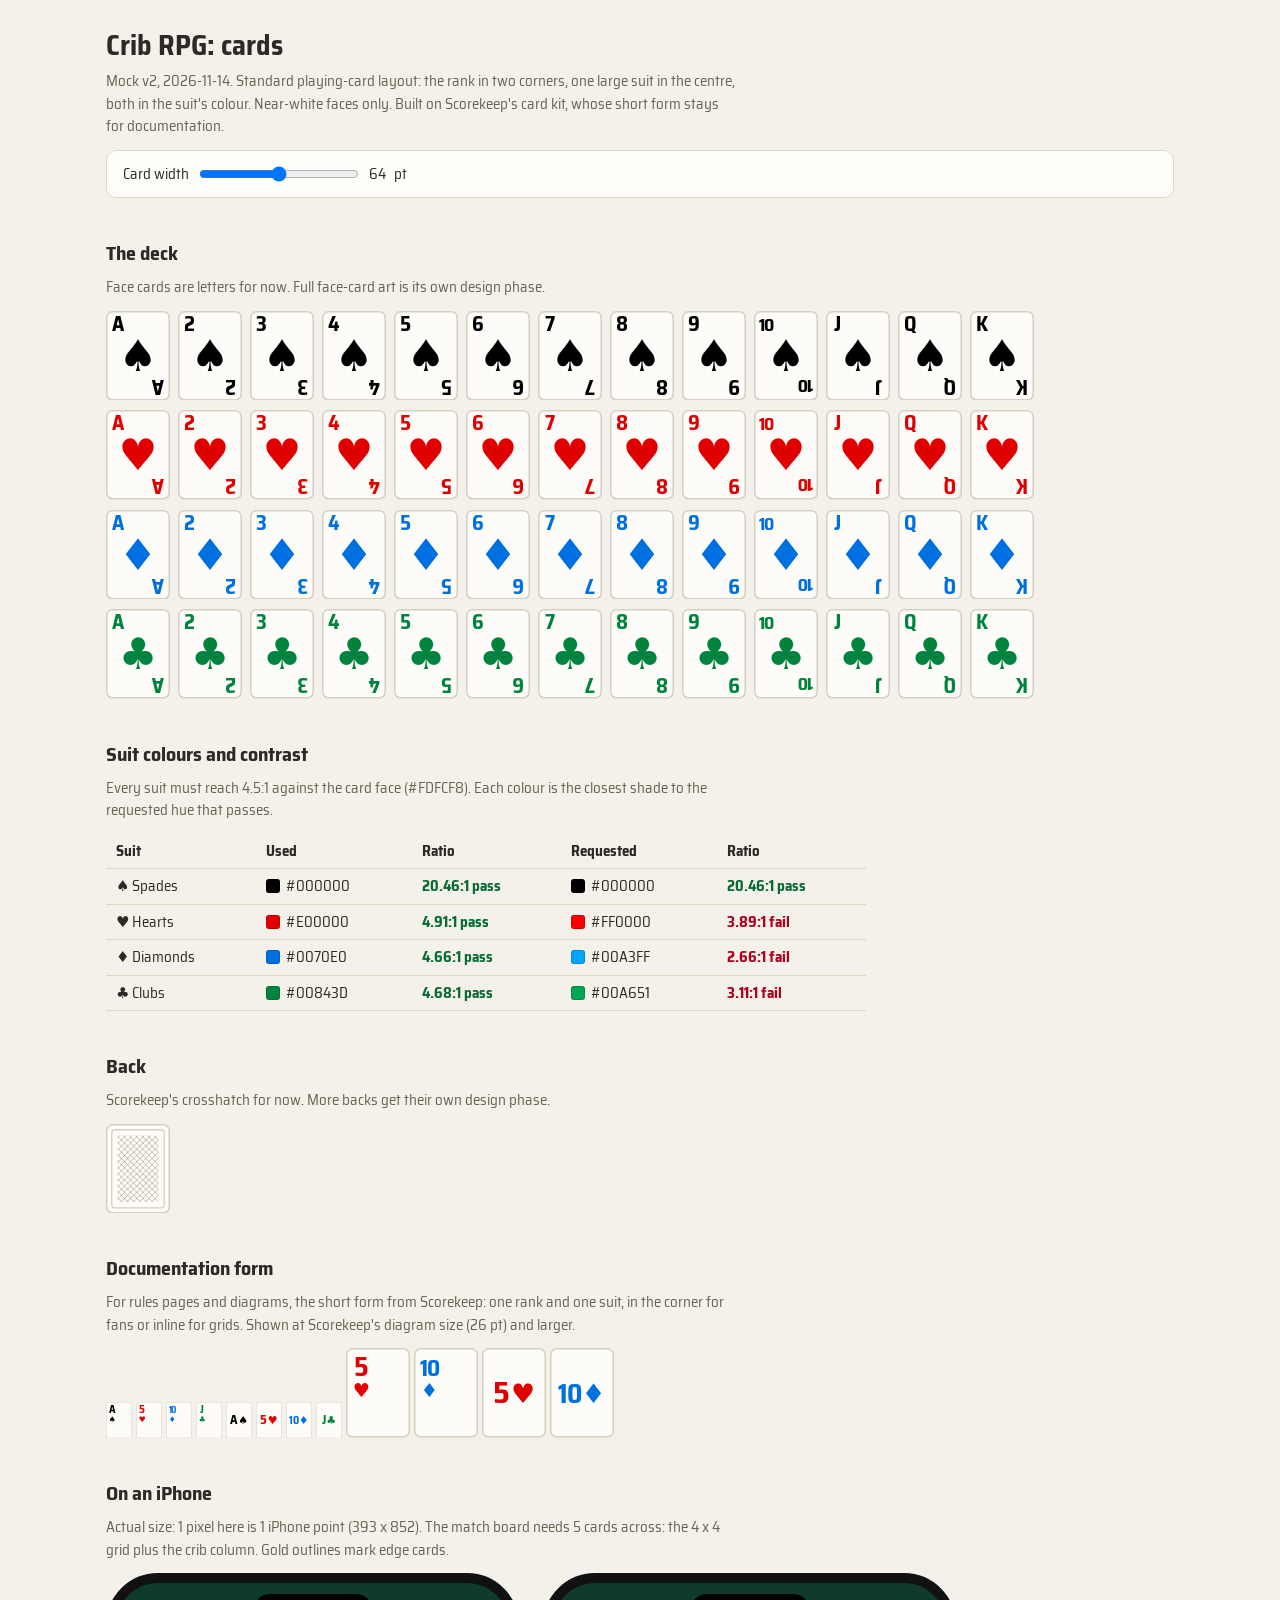
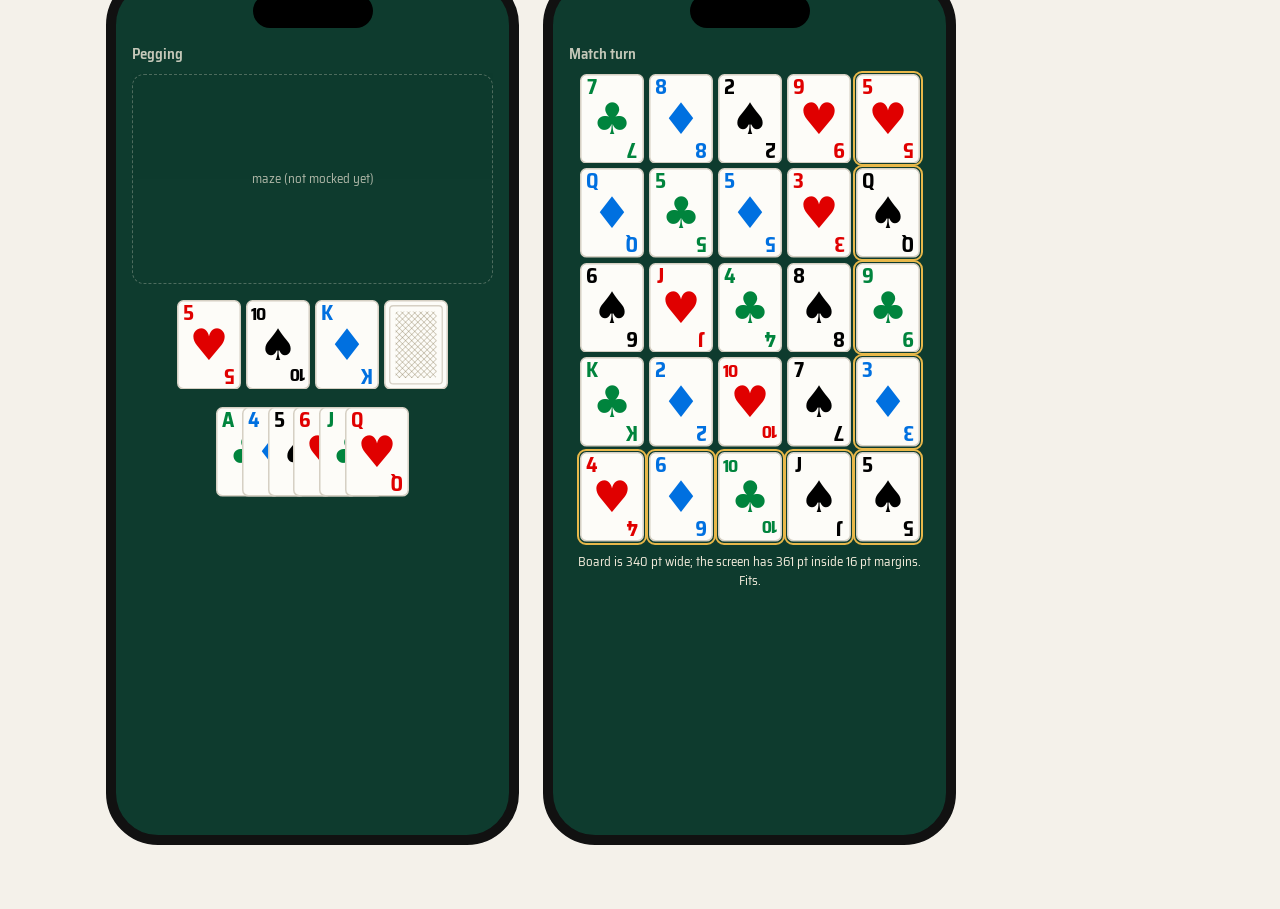
<file: design/cards/index.html>
<!doctype html>
<html lang="en">
<head>
<meta charset="utf-8">
<meta name="viewport" content="width=device-width, initial-scale=1">
<title>Crib RPG Cards</title>
<link rel="preconnect" href="https://fonts.googleapis.com">
<link rel="stylesheet" href="https://fonts.googleapis.com/css2?family=Saira+Semi+Condensed:wght@500;600;700&display=swap">
<style>
  :root {
    --bg: #F4F1EA; --text: #2B2A26; --muted: #6B6352; --line: #E2D8C2; --panel: #FFFDF7;
    --pass: #0B6B35; --fail: #B00020;
  }
  @media (prefers-color-scheme: dark) {
    :root:not([data-theme="light"]) {
      --bg: #17140F; --text: #E9DFC9; --muted: #A99E86; --line: #3A3428; --panel: #211D16;
      --pass: #4ADE80; --fail: #FF6B6B;
    }
  }
  :root[data-theme="dark"] {
    --bg: #17140F; --text: #E9DFC9; --muted: #A99E86; --line: #3A3428; --panel: #211D16;
    --pass: #4ADE80; --fail: #FF6B6B;
  }
  * { box-sizing: border-box; }
  body { margin: 0; background: var(--bg); color: var(--text);
         font: 15px/1.5 "Saira Semi Condensed", system-ui, sans-serif; }
  main { max-width: 1100px; margin: 0 auto; padding: 24px 16px 64px; }
  h1 { font-size: 28px; margin: 0 0 4px; }
  h2 { font-size: 20px; margin: 40px 0 8px; }
  p  { margin: 0 0 12px; max-width: 70ch; }
  .muted { color: var(--muted); }
  .controls { display: flex; flex-wrap: wrap; gap: 16px 24px; align-items: center;
              padding: 12px 16px; background: var(--panel); border: 1px solid var(--line);
              border-radius: 10px; position: sticky; top: 8px; z-index: 5; }
  .controls label { display: flex; gap: 8px; align-items: center; }
  input[type=range] { width: 160px; }
  .card { width: var(--cw); aspect-ratio: 5 / 7; flex: none; }
  .card.doc { width: 26px; }
  .card-svg { width: 100%; height: 100%; display: block; }
  .row { display: flex; flex-wrap: wrap; gap: 8px; margin-bottom: 10px; }
  .row.tight { gap: 4px; align-items: flex-end; }
  table { border-collapse: collapse; width: 100%; max-width: 760px; }
  th, td { text-align: left; padding: 6px 10px; border-bottom: 1px solid var(--line); }
  .swatch { display: inline-block; width: 14px; height: 14px; border-radius: 3px; vertical-align: -2px; margin-right: 6px;
            box-shadow: inset 0 0 0 1px rgba(0,0,0,.15); }
  .pass { color: var(--pass); font-weight: 700; } .fail { color: var(--fail); font-weight: 700; }

  /* Phone preview: 1 CSS px = 1 iPhone point (393 x 852 screen, iPhone 15/16) */
  .phones { display: flex; flex-wrap: wrap; gap: 24px; }
  .phone { width: 413px; height: 872px; border-radius: 52px; border: 10px solid #111; background: #0E3B2E;
           position: relative; overflow: hidden; flex: none; padding: 60px 16px 24px; color: #F3ECDC; }
  .phone::before { content: ""; position: absolute; top: 11px; left: 50%; transform: translateX(-50%);
                   width: 120px; height: 34px; background: #000; border-radius: 20px; }
  .phone h3 { margin: 0 0 8px; font-size: 15px; font-weight: 600; opacity: .8; }
  .stub { border: 1px dashed rgba(243,236,220,.4); border-radius: 12px; height: 210px; display: grid;
          place-items: center; font-size: 13px; opacity: .7; margin-bottom: 16px; }
  .board { display: grid; grid-template-columns: repeat(5, var(--cw)); gap: var(--gap); justify-content: center; }
  .board .edge { outline: 2px solid #E8B84A; outline-offset: 1px; border-radius: 6px; }
  .fan { display: flex; justify-content: center; margin-top: 18px; }
  .fan .card { margin-left: calc(var(--cw) * -0.6); }
  .fan .card:first-child { margin-left: 0; }
  .fit { font-size: 13px; margin-top: 10px; text-align: center; }
  @media (max-width: 440px) { .phone { transform: scale(.85); transform-origin: top left; margin-bottom: -128px; } }
</style>
</head>
<body>
<main>
  <h1>Crib RPG: cards</h1>
  <p class="muted">Mock v2, 2026-11-14. Standard playing-card layout: the rank in two corners, one large suit in the centre, both in the suit's colour. Near-white faces only. Built on Scorekeep's card kit, whose short form stays for documentation.</p>

  <div class="controls" role="group" aria-label="Card options">
    <label>Card width <input id="size" type="range" min="44" max="84" value="64"> <span id="sizeOut">64</span> pt</label>
  </div>

  <h2>The deck</h2>
  <p class="muted">Face cards are letters for now. Full face-card art is its own design phase.</p>
  <div id="deck"></div>

  <h2>Suit colours and contrast</h2>
  <p class="muted">Every suit must reach 4.5:1 against the card face (<span id="faceHex"></span>). Each colour is the closest shade to the requested hue that passes.</p>
  <table id="contrast"><thead><tr><th>Suit</th><th>Used</th><th>Ratio</th><th>Requested</th><th>Ratio</th></tr></thead><tbody></tbody></table>

  <h2>Back</h2>
  <p class="muted">Scorekeep's crosshatch for now. More backs get their own design phase.</p>
  <div class="row" id="backs"></div>

  <h2>Documentation form</h2>
  <p class="muted">For rules pages and diagrams, the short form from Scorekeep: one rank and one suit, in the corner for fans or inline for grids. Shown at Scorekeep's diagram size (26 pt) and larger.</p>
  <div class="row tight" id="docs"></div>

  <h2>On an iPhone</h2>
  <p class="muted">Actual size: 1 pixel here is 1 iPhone point (393 x 852). The match board needs 5 cards across: the 4 x 4 grid plus the crib column. Gold outlines mark edge cards.</p>
  <div class="phones">
    <div class="phone">
      <h3>Pegging</h3>
      <div class="stub">maze (not mocked yet)</div>
      <div class="board" id="pile" style="grid-template-columns: repeat(4, var(--cw));"></div>
      <div class="fan" id="fan"></div>
    </div>
    <div class="phone">
      <h3>Match turn</h3>
      <div class="board" id="board"></div>
      <div class="fit" id="fit"></div>
    </div>
  </div>
</main>

<script src="cards.js"></script>
<script>
  const C = window.WarpedCards;
  const state = { size: 64 };
  try { Object.assign(state, JSON.parse(localStorage.getItem("cards-mock-v2") || "{}")); } catch (e) {}

  const el = (html, cls) => { const d = document.createElement("div"); d.className = "card" + (cls ? " " + cls : ""); d.innerHTML = html; return d; };
  const card = (rank, suit, extra) => el(C.front({ rank, suit, form: "standard", ...extra }));
  const parse = (c) => [c.slice(0, -1), c.slice(-1)];

  function render() {
    const gap = Math.max(4, Math.round(state.size * 0.08));
    document.documentElement.style.setProperty("--cw", state.size + "px");
    document.documentElement.style.setProperty("--gap", gap + "px");
    document.getElementById("sizeOut").textContent = state.size;

    const deck = document.getElementById("deck"); deck.innerHTML = "";
    for (const s of Object.keys(C.SUITS)) {
      const row = document.createElement("div"); row.className = "row";
      C.RANKS.forEach(r => row.appendChild(card(r, s)));
      deck.appendChild(row);
    }

    document.getElementById("faceHex").textContent = C.FACE.face;
    const tb = document.querySelector("#contrast tbody"); tb.innerHTML = "";
    for (const s of Object.values(C.SUITS)) {
      const cell = (hex) => { const r = C.contrast(hex, C.FACE.face);
        return `<td><span class="swatch" style="background:${hex}"></span>${hex}</td>` +
               `<td class="${r >= 4.5 ? "pass" : "fail"}">${r.toFixed(2)}:1 ${r >= 4.5 ? "pass" : "fail"}</td>`; };
      tb.insertAdjacentHTML("beforeend", `<tr><td>${s.glyph} ${s.name}</td>${cell(s.colour)}${cell(s.asked)}</tr>`);
    }

    const backs = document.getElementById("backs"); backs.innerHTML = "";
    backs.appendChild(el(C.back()));

    const docs = document.getElementById("docs"); docs.innerHTML = "";
    const doc = (c, layout, cls) => docs.appendChild(el(C.front({ rank: parse(c)[0], suit: parse(c)[1], form: "abbrev", layout }), cls));
    ["AS", "5H", "10D", "JC"].forEach(c => doc(c, "corner", "doc"));
    ["AS", "5H", "10D", "JC"].forEach(c => doc(c, "inline", "doc"));
    ["5H", "10D"].forEach(c => doc(c, "corner"));
    ["5H", "10D"].forEach(c => doc(c, "inline"));

    // Pegging: the count pile, the stock, and the player's fanned hand.
    const pile = document.getElementById("pile"); pile.innerHTML = "";
    ["5H", "10S", "KD"].forEach(c => pile.appendChild(card(...parse(c))));
    pile.appendChild(el(C.back()));
    const fan = document.getElementById("fan"); fan.innerHTML = "";
    ["AC", "4D", "5S", "6H", "JC", "QH"].forEach(c => fan.appendChild(card(...parse(c))));

    // Match board: 4 x 4 grid, crib down the right, hand along the bottom, starter in the corner.
    const board = document.getElementById("board"); board.innerHTML = "";
    const grid = ["7C", "8D", "2S", "9H", "QD", "5C", "5D", "3H", "6S", "JH", "4C", "8S", "KC", "2D", "10H", "7S"];
    const crib = ["5H", "QS", "9C", "3D"], hand = ["4H", "6D", "10C", "JS"], starter = "5S";
    for (let r = 0; r < 4; r++) {
      for (let c = 0; c < 4; c++) board.appendChild(card(...parse(grid[r * 4 + c])));
      const e = card(...parse(crib[r])); e.classList.add("edge"); board.appendChild(e);
    }
    [...hand, starter].forEach(h => { const e = card(...parse(h)); e.classList.add("edge"); board.appendChild(e); });

    const need = state.size * 5 + gap * 4, room = 393 - 32;
    document.getElementById("fit").textContent =
      `Board is ${need} pt wide; the screen has ${room} pt inside 16 pt margins. ${need <= room ? "Fits." : "Too wide."}`;

    try { localStorage.setItem("cards-mock-v2", JSON.stringify(state)); } catch (e) {}
  }

  document.getElementById("size").value = state.size;
  document.getElementById("size").addEventListener("input", (e) => { state.size = +e.target.value; render(); });
  render();
</script>
</body>
</html>
</file>
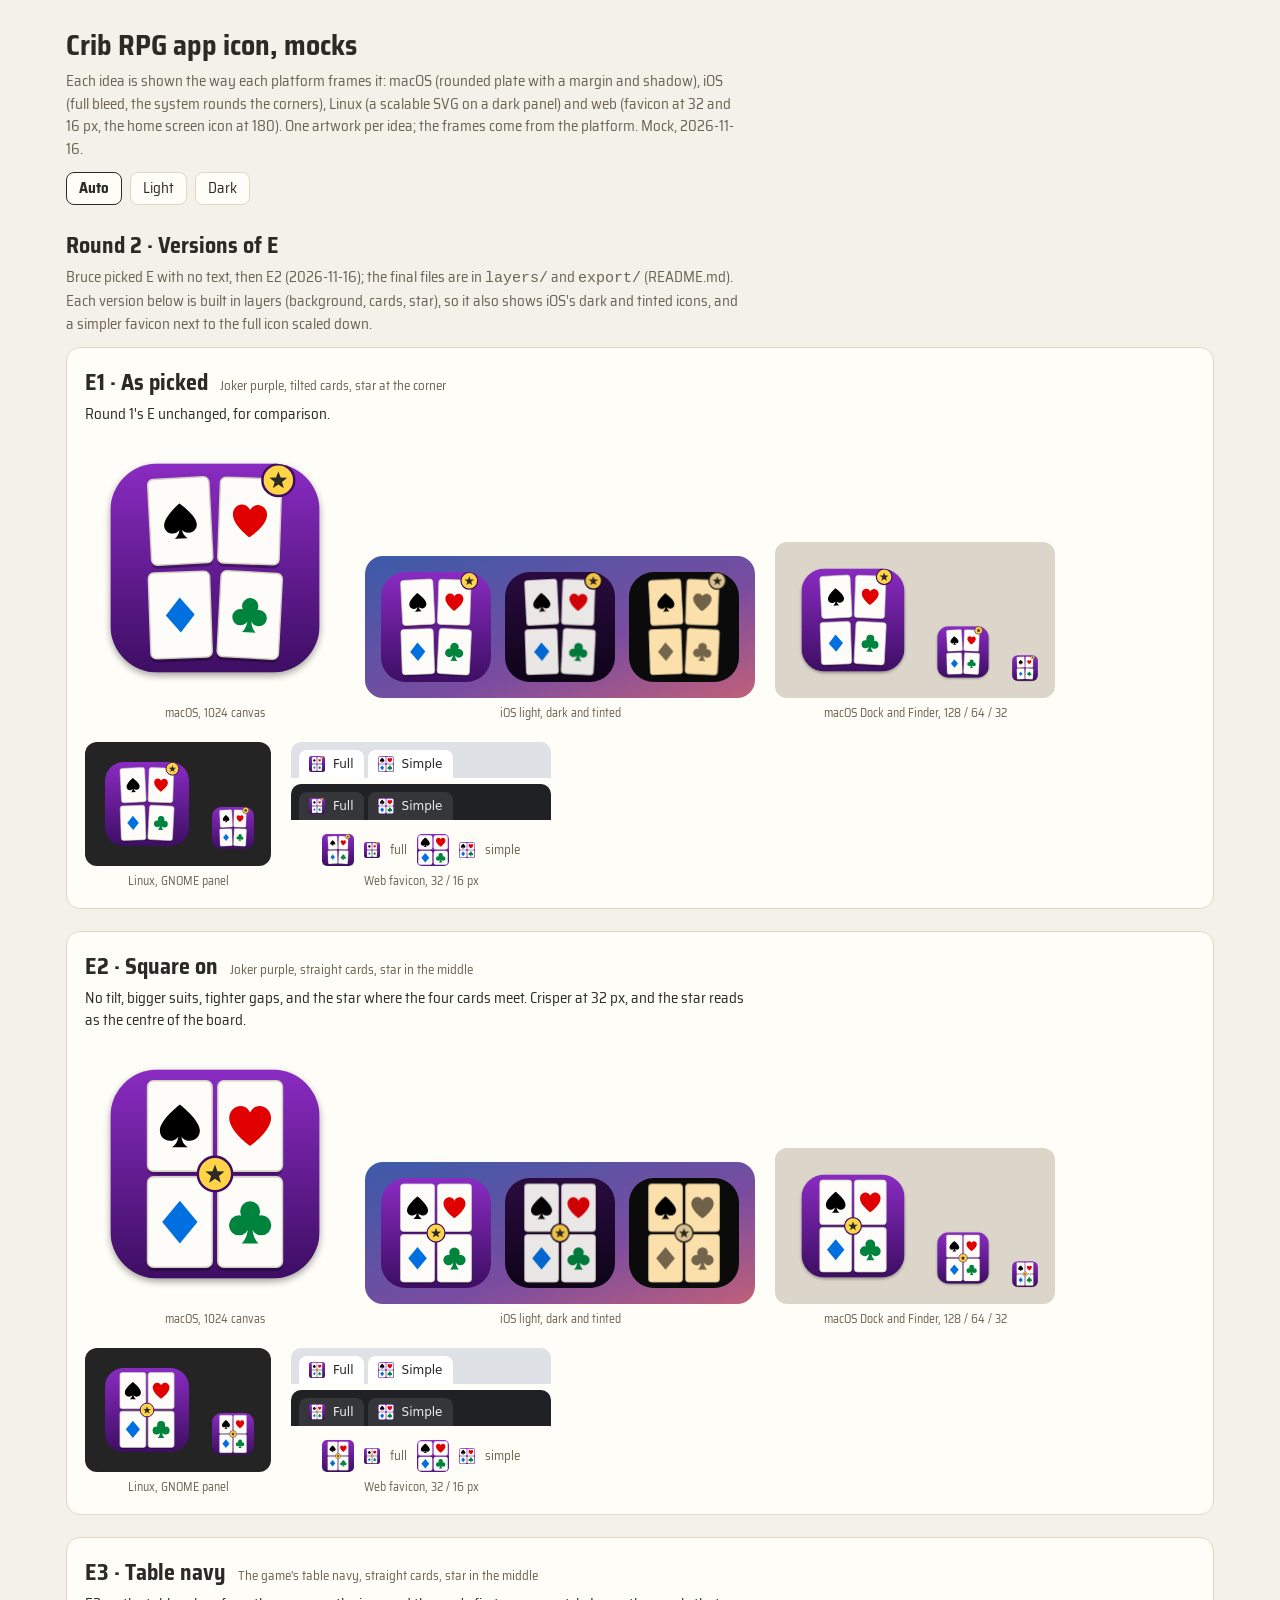
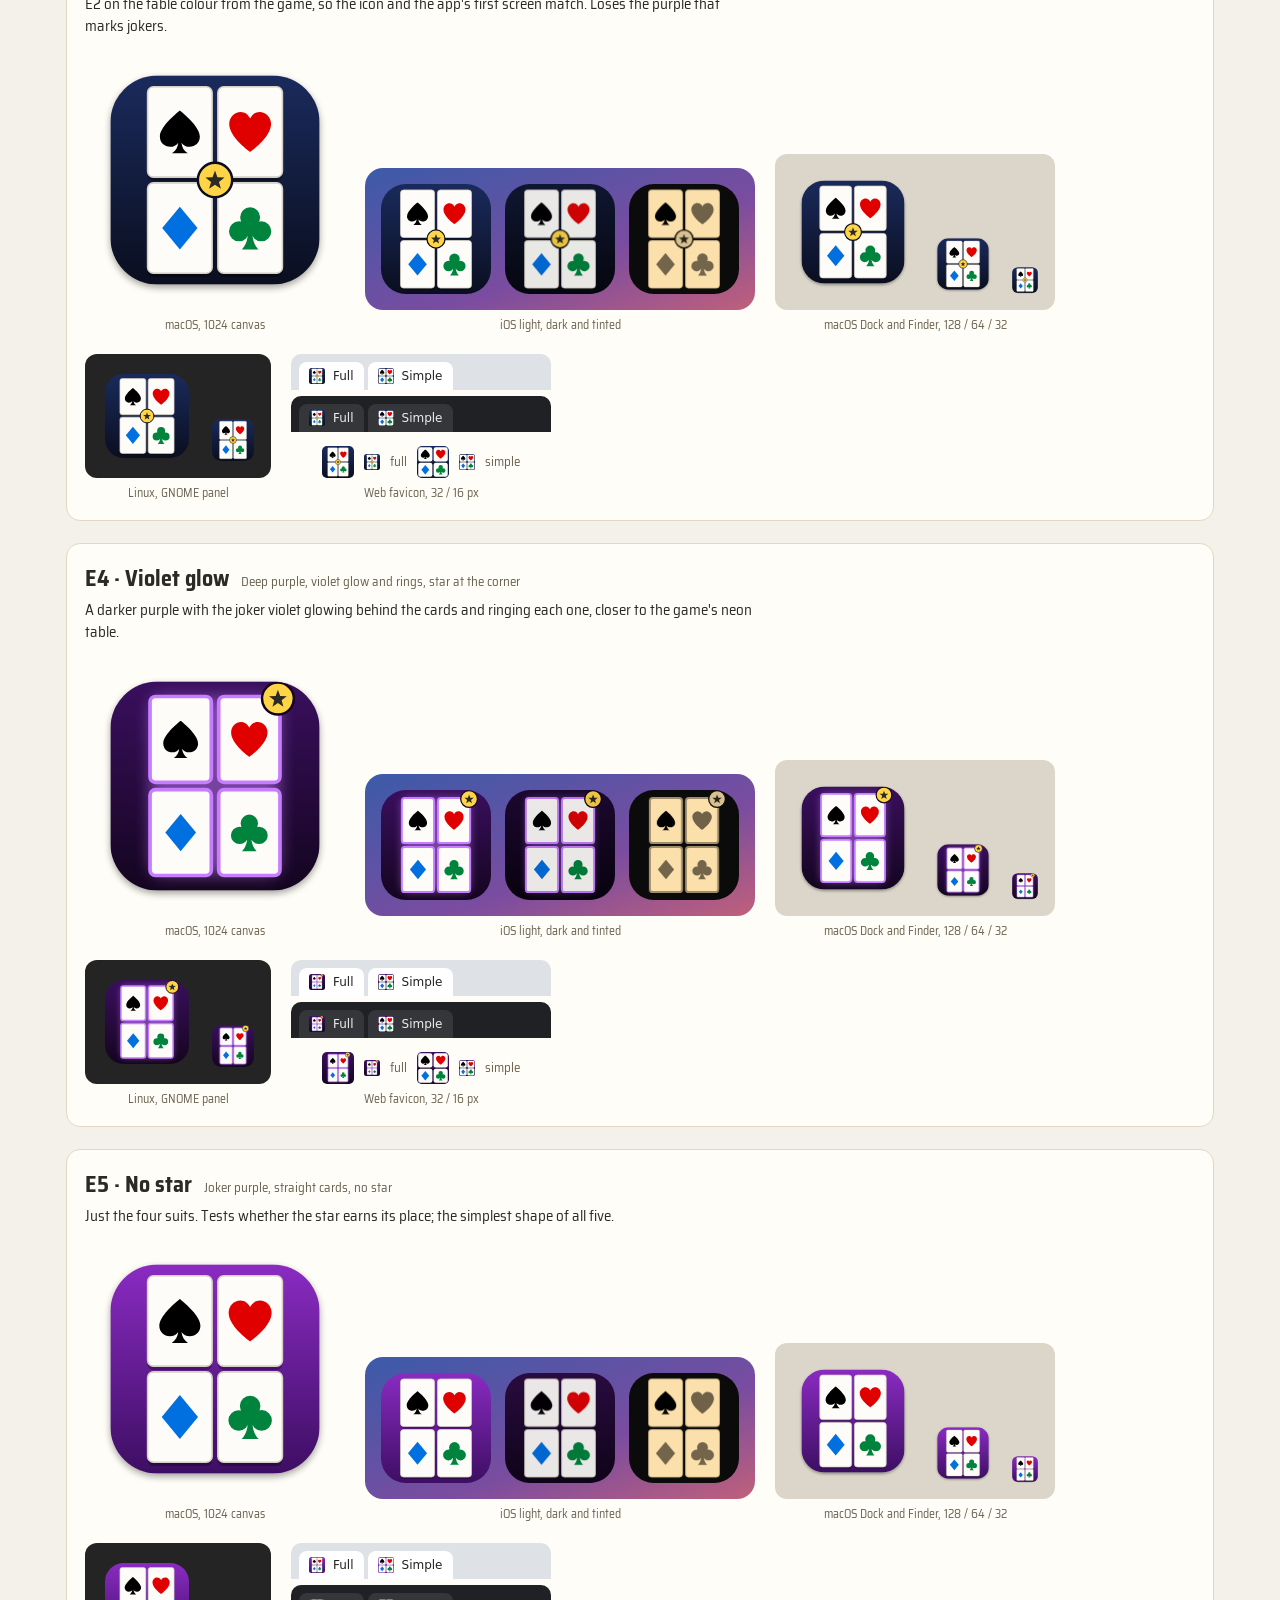
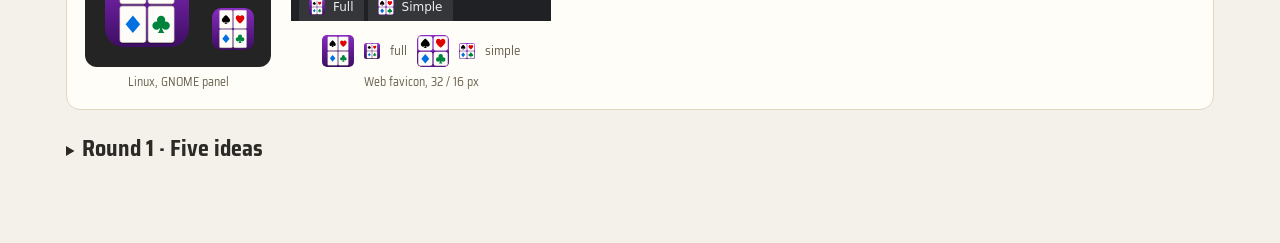
<file: design/icon/index.html>
<!doctype html>
<html lang="en">
<head>
<meta charset="utf-8">
<meta name="viewport" content="width=device-width, initial-scale=1">
<title>Crib RPG Icon</title>
<link rel="stylesheet" href="https://fonts.googleapis.com/css2?family=Saira+Semi+Condensed:wght@500;600;700;800&display=swap">
<style>
  :root {
    --bg: #F4F1EA; --text: #2B2A26; --muted: #6B6352; --line: #E2D8C2; --panel: #FFFDF7;
    --desk: #DCD6CA;
  }
  @media (prefers-color-scheme: dark) {
    :root:not([data-theme="light"]) {
      --bg: #17140F; --text: #E9DFC9; --muted: #A99E86; --line: #3A3428; --panel: #211D16; --desk: #2A251D;
    }
  }
  :root[data-theme="dark"] {
    --bg: #17140F; --text: #E9DFC9; --muted: #A99E86; --line: #3A3428; --panel: #211D16; --desk: #2A251D;
  }
  * { box-sizing: border-box; }
  body { margin: 0; background: var(--bg); color: var(--text);
         font: 15px/1.5 "Saira Semi Condensed", system-ui, sans-serif; }
  main { max-width: 1180px; margin: 0 auto; padding: 24px 16px 64px; }
  h1 { font-size: 28px; margin: 0 0 4px; }
  h2 { font-size: 22px; margin: 0; }
  p { margin: 0 0 12px; max-width: 75ch; }
  .muted { color: var(--muted); }
  .bar { display: flex; gap: 8px; margin: 12px 0 24px; flex-wrap: wrap; }
  .bar button { font: inherit; padding: 4px 12px; border-radius: 8px; border: 1px solid var(--line);
                background: var(--panel); color: var(--text); cursor: pointer; }
  .bar button[aria-pressed="true"] { border-color: var(--text); font-weight: 700; }
  section { background: var(--panel); border: 1px solid var(--line); border-radius: 14px;
            padding: 18px; margin-bottom: 22px; }
  .head { display: flex; gap: 12px; align-items: baseline; flex-wrap: wrap; margin-bottom: 4px; }
  .tag { font-size: 13px; color: var(--muted); }
  .row { display: flex; gap: 20px; align-items: flex-end; flex-wrap: wrap; margin-top: 12px; }
  figure { margin: 0; display: flex; flex-direction: column; align-items: center; gap: 6px; }
  figcaption { font-size: 12px; color: var(--muted); text-align: center; }
  .hero svg { width: 260px; height: 260px; display: block; }
  .desk { background: var(--desk); border-radius: 12px; padding: 14px; display: flex; gap: 14px; align-items: flex-end; }
  .wall { border-radius: 18px; padding: 16px; display: flex; gap: 14px; align-items: flex-end;
          background: linear-gradient(160deg, #3B5BA9, #7A4CA0 60%, #C0607A); }
  .linux { background: #242424; border-radius: 12px; padding: 14px; display: flex; gap: 14px; align-items: flex-end; }
  .tabs { background: #DEE1E6; border-radius: 10px 10px 0 0; padding: 8px 8px 0; display: flex; gap: 4px; min-width: 260px; }
  .tab { background: #fff; border-radius: 8px 8px 0 0; padding: 6px 10px; display: flex; gap: 8px; align-items: center;
         font: 12px system-ui, sans-serif; color: #222; }
  .tab.off { background: transparent; color: #555; }
  .tabs.dark { background: #202124; }
  .tabs.dark .tab { background: #35363A; color: #eee; }
  .tabs.dark .tab.off { background: transparent; color: #aaa; }
  .tiny { display: flex; gap: 10px; align-items: center; }
  .tiny svg { image-rendering: pixelated; }
  @media (max-width: 600px) { .hero svg { width: 200px; height: 200px; } }
</style>
</head>
<body>
<main>
  <h1>Crib RPG app icon, mocks</h1>
  <p class="muted">Each idea is shown the way each platform frames it: macOS (rounded plate with a margin and shadow), iOS (full bleed, the system rounds the corners), Linux (a scalable SVG on a dark panel) and web (favicon at 32 and 16 px, the home screen icon at 180). One artwork per idea; the frames come from the platform. Mock, 2026-11-16.</p>
  <div class="bar" role="group" aria-label="Page theme">
    <button data-t="auto" aria-pressed="true">Auto</button>
    <button data-t="light" aria-pressed="false">Light</button>
    <button data-t="dark" aria-pressed="false">Dark</button>
  </div>
  <div id="out"></div>
</main>
<script>
(function () {
  // Suit and star paths from design/neon/shapes.json (20 x 20 box).
  const SHAPE = {
    H: "M10 18.6C10 18.6 1 12.4 1 6.6C1 3.6 3.3 1.4 5.9 1.4C7.8 1.4 9.2 2.6 10 4.2C10.8 2.6 12.2 1.4 14.1 1.4C16.7 1.4 19 3.6 19 6.6C19 12.4 10 18.6 10 18.6Z",
    D: "M10 0.8L17.6 10L10 19.2L2.4 10Z",
    S: "M10 0.8C10 0.8 1.4 7.4 1.4 12C1.4 14.6 3.4 16.4 5.8 16.4C7.3 16.4 8.6 15.7 9.3 14.6C9.1 16.6 8.2 18.1 6.6 19.2H13.4C11.8 18.1 10.9 16.6 10.7 14.6C11.4 15.7 12.7 16.4 14.2 16.4C16.6 16.4 18.6 14.6 18.6 12C18.6 7.4 10 0.8 10 0.8Z",
    C: "M5.7 5.4a4.3 4.3 0 1 0 8.6 0a4.3 4.3 0 1 0 -8.6 0ZM0.9 11.4a4.3 4.3 0 1 0 8.6 0a4.3 4.3 0 1 0 -8.6 0ZM10.5 11.4a4.3 4.3 0 1 0 8.6 0a4.3 4.3 0 1 0 -8.6 0ZM7.4 10.4a2.6 2.6 0 1 0 5.2 0a2.6 2.6 0 1 0 -5.2 0ZM9.1 11.5C9 15.4 8 17.6 6.4 19.2H13.6C12 17.6 11 15.4 10.9 11.5Z",
    star: "M10 1L12.35 7.36L19.13 7.63L13.8 11.84L15.64 18.37L10 14.6L4.36 18.37L6.2 11.84L0.87 7.63L7.65 7.36Z",
  };
  // palette.json: card.* and the table colours.
  const C = { face: "#FDFCF8", rule: "#D6D0C4", ink: "#2B2A26", soft: "#7C6C48", joker: "#6A1B9A",
    S: "#000000", H: "#E00000", D: "#0070E0", C: "#00843D",
    bg: "#0A0E1F", panel: "#121A33", rim: "#2E3A66", cyan: "#3CF2FF", gold: "#FFD447", magenta: "#FF4FD8", violet: "#C77DFF", paper: "#FFFDF7" };
  const FONT = `font-family="Saira Semi Condensed, Arial Narrow, sans-serif" font-weight="800"`;
  let uid = 0;

  const shape = (k, cx, cy, size, fill) =>
    `<path d="${SHAPE[k]}" fill="${fill}" transform="translate(${cx - size / 2} ${cy - size / 2}) scale(${size / 20})"/>`;

  // A cream card, top-left at x, y, width w (height 1.4 w).
  function card(x, y, w, o = {}) {
    const h = w * 1.4, s = o.suit, col = s ? C[s] : C.ink;
    let g = `<g${o.rot ? ` transform="rotate(${o.rot} ${x + w / 2} ${y + h / 2})"` : ""}>`;
    if (o.shadow) g += `<rect x="${x}" y="${y + w * 0.06}" width="${w}" height="${h}" rx="${w * 0.09}" fill="#000" opacity="${o.shadow}"/>`;
    g += `<rect x="${x}" y="${y}" width="${w}" height="${h}" rx="${w * 0.09}" fill="${C.face}" stroke="${o.ring || C.rule}" stroke-width="${o.ring ? w * 0.06 : w * 0.024}"/>`;
    if (o.rank) g += `<text x="${x + w * 0.2}" y="${y + w * 0.36}" text-anchor="middle" ${FONT} font-size="${w * 0.34}" fill="${col}" letter-spacing="${o.rank === "10" ? -w * 0.03 : 0}">${o.rank}</text>`;
    if (s) g += shape(s, x + w / 2, y + h / 2 + (o.rank ? w * 0.06 : 0), w * (o.pip || 0.56), col);
    if (o.inner) g += o.inner(x, y, w, h);
    return g + `</g>`;
  }

  // ---- The five ideas. Each draws in a 1024 full-bleed square. ----------

  const IDEAS = [
    {
      key: "trace", name: "A · Trace", scheme: "Table navy, cream cards, gold trace",
      note: "The match board: a 3 × 3 grid of cards with a gold set traced through four of them, the way you play a turn. The grid one.",
      art() {
        const id = "g" + uid++;
        let s = `<defs><radialGradient id="${id}" cx="50%" cy="38%" r="75%"><stop offset="0" stop-color="${C.panel}"/><stop offset="1" stop-color="${C.bg}"/></radialGradient>` +
          `<filter id="${id}f" x="-20%" y="-20%" width="140%" height="140%"><feGaussianBlur stdDeviation="14"/></filter></defs>` +
          `<rect width="1024" height="1024" fill="url(#${id})"/>`;
        const w = 168, h = w * 1.4, gap = 30, x0 = (1024 - 3 * w - 2 * gap) / 2, y0 = (1024 - 3 * h - 2 * gap) / 2;
        const grid = [["5", "H"], ["J", "S"], ["2", "C"], ["9", "D"], ["5", "S"], ["K", "D"], ["4", "C"], ["6", "H"], ["5", "D"]];
        const path = [0, 1, 4, 7];
        const centre = i => [x0 + (i % 3) * (w + gap) + w / 2, y0 + Math.floor(i / 3) * (h + gap) + h / 2];
        const d = path.map((i, n) => (n ? "L" : "M") + centre(i).join(" ")).join("");
        grid.forEach(([r, su], i) => {
          s += card(x0 + (i % 3) * (w + gap), y0 + Math.floor(i / 3) * (h + gap), w, { suit: su, pip: 0.5, ring: path.includes(i) ? C.gold : null });
        });
        s += `<path d="${d}" fill="none" stroke="${C.gold}" stroke-width="44" stroke-linecap="round" stroke-linejoin="round" opacity=".55" filter="url(#${id}f)"/>` +
          `<path d="${d}" fill="none" stroke="${C.gold}" stroke-width="20" stroke-linecap="round" stroke-linejoin="round" opacity=".9"/>`;
        return s;
      },
    },
    {
      key: "fan", name: "B · Fan", scheme: "Table navy, cyan neon edge",
      note: "A cribbage hand fanned out: 5♥, 5♣, J♦, 10♠ (four fifteens and a pair: 10 points). Cyan glow behind it, so it reads as the game's table, not a plain card deck.",
      art() {
        const id = "g" + uid++;
        let s = `<defs><radialGradient id="${id}" cx="50%" cy="60%" r="70%"><stop offset="0" stop-color="#16305A"/><stop offset=".55" stop-color="${C.panel}"/><stop offset="1" stop-color="${C.bg}"/></radialGradient>` +
          `<filter id="${id}f" x="-30%" y="-30%" width="160%" height="160%"><feGaussianBlur stdDeviation="30"/></filter></defs>` +
          `<rect width="1024" height="1024" fill="url(#${id})"/>` +
          `<ellipse cx="512" cy="600" rx="330" ry="250" fill="${C.cyan}" opacity=".28" filter="url(#${id}f)"/>`;
        const w = 260, hand = [["10", "S", -24], ["J", "D", -8], ["5", "C", 8], ["5", "H", 24]];
        hand.forEach(([r, su, a]) => {
          s += `<g transform="rotate(${a} 512 980)">` + card(512 - w / 2, 270, w, { suit: su, rank: r, pip: 0.5, shadow: 0.35 }) + `</g>`;
        });
        return s;
      },
    },
    {
      key: "mazecard", name: "C · Maze card", scheme: "Gold, cream card, ink maze",
      note: "One card, tilted like the starter, with a maze for its pip. The path ends in a red heart: the gate a 5♥ opens. Warm and bright on a home screen.",
      art() {
        const id = "g" + uid++;
        let s = `<defs><linearGradient id="${id}" x1="0" y1="0" x2="1" y2="1"><stop offset="0" stop-color="#FFE07A"/><stop offset="1" stop-color="#F29A1C"/></linearGradient></defs>` +
          `<rect width="1024" height="1024" fill="url(#${id})"/>`;
        const w = 520;
        s += card(512 - w / 2, 512 - w * 0.7, w, {
          rot: -6, shadow: 0.25, rank: "5", suit: null,
          inner: (x, y, w, h) => {
            // A serpentine maze, 5 x 5 cells, entry top left, exit bottom right.
            const u = 56, mx = x + (w - 5 * u) / 2, my = y + h / 2 - 2.5 * u + 30;
            const P = (cx, cy) => `${mx + cx * u} ${my + cy * u}`;
            const walls = `M${P(1, 0)}H${mx + 5 * u}V${my + 4 * u}M${P(4, 5)}H${mx}V${my}` +
              `M${P(1, 0)}V${my + 4 * u}M${P(2, 1)}V${my + 5 * u}M${P(3, 0)}V${my + 4 * u}M${P(4, 1)}V${my + 5 * u}`;
            let g = `<path d="${walls}" fill="none" stroke="${C.ink}" stroke-width="14" stroke-linecap="round" stroke-linejoin="round"/>`;
            g += `<path d="M${P(0.5, 0.5)}V${my + 4.5 * u}H${mx + 1.5 * u}V${my + 0.5 * u}H${mx + 2.5 * u}V${my + 4.5 * u}H${mx + 3.5 * u}V${my + 0.5 * u}H${mx + 4.5 * u}V${my + 5.1 * u}" fill="none" stroke="${C.gold}" stroke-width="16" stroke-linecap="round" stroke-linejoin="round"/>`;
            g += `<circle cx="${mx + 0.5 * u}" cy="${my + 0.5 * u}" r="17" fill="${C.ink}"/>`;
            g += shape("H", mx + 4.5 * u, my + 5.75 * u, 52, C.H);
            return g;
          },
        });
        return s;
      },
    },
    {
      key: "board", name: "D · Board", scheme: "Paper light, four-colour suits, gold token",
      note: "A light take: the 4 × 4 board as a cream grid, with the four suits on it and a gold token stepping through. Grid like, and the one that stands out on a dark dock.",
      art() {
        let s = `<rect width="1024" height="1024" fill="${C.paper}"/>`;
        const n = 4, cell = 176, gap = 22, x0 = (1024 - n * cell - (n - 1) * gap) / 2, y0 = x0;
        const pips = { 0: "S", 5: "H", 10: "D", 15: "C", 6: null };
        for (let i = 0; i < 16; i++) {
          const x = x0 + (i % n) * (cell + gap), y = y0 + Math.floor(i / n) * (cell + gap);
          const on = i in pips;
          s += `<rect x="${x}" y="${y}" width="${cell}" height="${cell}" rx="26" fill="${on ? C.face : "#EFE9DC"}" stroke="${on ? C.rule : "#E2D8C2"}" stroke-width="6"/>`;
          if (pips[i]) s += shape(pips[i], x + cell / 2, y + cell / 2, 104, C[pips[i]]);
        }
        const c = i => [x0 + (i % n) * (cell + gap) + cell / 2, y0 + Math.floor(i / n) * (cell + gap) + cell / 2];
        const route = [0, 1, 5, 6, 10, 11, 15];
        const d = route.map((i, k) => (k ? "L" : "M") + c(i).join(" ")).join("");
        s += `<path d="${d}" fill="none" stroke="${C.ink}" stroke-width="12" stroke-dasharray="2 30" stroke-linecap="round" opacity=".55"/>`;
        const [tx, ty] = c(6);
        s += `<circle cx="${tx}" cy="${ty + 10}" r="64" fill="#000" opacity=".15"/><circle cx="${tx}" cy="${ty}" r="62" fill="${C.gold}" stroke="${C.ink}" stroke-width="10"/>` +
          shape("star", tx, ty, 70, C.ink);
        return s;
      },
    },
    {
      key: "suits", name: "E · Four suits", scheme: "Joker purple, cream cards",
      note: "A 2 × 2 grid of cards, one per suit in the four-colour deck, with a gold star for the joker-made card. The boldest at 16 px.",
      art() {
        const id = "g" + uid++;
        let s = `<defs><linearGradient id="${id}" x1="0" y1="0" x2="0" y2="1"><stop offset="0" stop-color="#8A2BC2"/><stop offset="1" stop-color="#3D0E63"/></linearGradient></defs>` +
          `<rect width="1024" height="1024" fill="url(#${id})"/>`;
        const w = 300, h = w * 1.4, gap = 40, x0 = (1024 - 2 * w - gap) / 2, y0 = (1024 - 2 * h - gap) / 2;
        [["S", -3], ["H", 2], ["D", -2], ["C", 3]].forEach(([su, a], i) => {
          s += card(x0 + (i % 2) * (w + gap), y0 + Math.floor(i / 2) * (h + gap), w, { suit: su, pip: 0.62, rot: a, shadow: 0.3 });
        });
        s += `<circle cx="${x0 + 2 * w + gap - 10}" cy="${y0 + 10}" r="78" fill="${C.gold}" stroke="#3D0E63" stroke-width="12"/>` + shape("star", x0 + 2 * w + gap - 10, y0 + 10, 96, C.ink);
        return s;
      },
    },
  ];

  // ---- Round 2: versions of E, in layers (background, cards, star) --------
  // mode: "light", "dark" (iOS and macOS dark icons) or "tinted" (iOS tinted:
  // the system turns the art grey and tints it; shown here with a warm tint).

  function eArt(v, mode = "light") {
    const id = "e" + uid++;
    const bg = mode === "dark" ? v.darkBg : v.bg;
    let s = `<defs><linearGradient id="${id}" x1="0" y1="0" x2="0" y2="1"><stop offset="0" stop-color="${bg[0]}"/><stop offset="1" stop-color="${bg[1]}"/></linearGradient>` +
      `<filter id="${id}g" x="-30%" y="-30%" width="160%" height="160%"><feGaussianBlur stdDeviation="40"/></filter>` +
      `<filter id="${id}t"><feColorMatrix type="matrix" values="${[1, 0.77, 0.42].map(t => `${0.2126 * t} ${0.7152 * t} ${0.0722 * t} 0 0`).join(" ")} 0 0 0 1 0"/></filter></defs>`;
    s += mode === "tinted" ? `<rect width="1024" height="1024" fill="#0B0B0B"/>` : `<rect width="1024" height="1024" fill="url(#${id})"/>`;
    const w = v.w, h = w * 1.4, gap = v.gap, x0 = (1024 - 2 * w - gap) / 2, y0 = (1024 - 2 * h - gap) / 2;
    let fg = "";
    if (v.glow && mode !== "tinted") fg += `<rect x="${x0}" y="${y0}" width="${2 * w + gap}" height="${2 * h + gap}" rx="60" fill="${v.glow}" opacity="${mode === "dark" ? 0.35 : 0.5}" filter="url(#${id}g)"/>`;
    const tilt = v.tilt ? [-3, 2, -2, 3] : [0, 0, 0, 0];
    ["S", "H", "D", "C"].forEach((su, i) => {
      fg += card(x0 + (i % 2) * (w + gap), y0 + Math.floor(i / 2) * (h + gap), w,
        { suit: su, pip: v.pip, rot: tilt[i], shadow: v.shadow, ring: v.ring });
    });
    if (v.star) {
      const [cx, cy, r] = v.star === "centre" ? [512, 512, 84] : [x0 + 2 * w + gap - 10, y0 + 10, 78];
      fg += `<circle cx="${cx}" cy="${cy}" r="${r}" fill="${C.gold}" stroke="${mode === "dark" ? v.darkBg[1] : v.bg[1]}" stroke-width="12"/>` + shape("star", cx, cy, r * 1.22, C.ink);
    }
    if (mode === "dark") fg = `<g opacity=".92">${fg}</g>`;
    if (mode === "tinted") fg = `<g filter="url(#${id}t)">${fg}</g>`;
    return s + fg;
  }

  // The simple favicon: four cream tiles, one suit each, no star or tilt.
  function eSmall(v) {
    let s = `<rect width="1024" height="1024" fill="${v.bg[0]}"/><rect y="512" width="1024" height="512" fill="${v.bg[1]}" opacity=".6"/>`;
    const t = 452, g = 40, o = (1024 - 2 * t - g) / 2;
    ["S", "H", "D", "C"].forEach((su, i) => {
      const x = o + (i % 2) * (t + g), y = o + Math.floor(i / 2) * (t + g);
      s += `<rect x="${x}" y="${y}" width="${t}" height="${t}" rx="70" fill="${C.face}"/>` + shape(su, x + t / 2, y + t / 2, t * 0.74, C[su]);
    });
    return s;
  }

  const PURPLE = ["#8A2BC2", "#3D0E63"], PURPLE_DARK = ["#2A0B40", "#0E0418"];
  const E = [
    { key: "e1", name: "E1 · As picked", scheme: "Joker purple, tilted cards, star at the corner",
      note: "Round 1's E unchanged, for comparison.",
      bg: PURPLE, darkBg: PURPLE_DARK, w: 300, gap: 40, pip: 0.62, tilt: true, shadow: 0.3, star: "corner" },
    { key: "e2", name: "E2 · Square on", scheme: "Joker purple, straight cards, star in the middle",
      note: "No tilt, bigger suits, tighter gaps, and the star where the four cards meet. Crisper at 32 px, and the star reads as the centre of the board.",
      bg: PURPLE, darkBg: PURPLE_DARK, w: 316, gap: 28, pip: 0.72, tilt: false, shadow: 0.3, star: "centre" },
    { key: "e3", name: "E3 · Table navy", scheme: "The game's table navy, straight cards, star in the middle",
      note: "E2 on the table colour from the game, so the icon and the app's first screen match. Loses the purple that marks jokers.",
      bg: ["#1A2A5C", "#0A0E1F"], darkBg: ["#0F1630", "#05070F"], w: 316, gap: 28, pip: 0.72, tilt: false, shadow: 0.35, star: "centre" },
    { key: "e4", name: "E4 · Violet glow", scheme: "Deep purple, violet glow and rings, star at the corner",
      note: "A darker purple with the joker violet glowing behind the cards and ringing each one, closer to the game's neon table.",
      bg: ["#3A0F5E", "#14051F"], darkBg: ["#1C0830", "#08020D"], w: 300, gap: 36, pip: 0.66, tilt: false, shadow: 0, ring: C.violet, glow: C.violet, star: "corner" },
    { key: "e5", name: "E5 · No star", scheme: "Joker purple, straight cards, no star",
      note: "Just the four suits. Tests whether the star earns its place; the simplest shape of all five.",
      bg: PURPLE, darkBg: PURPLE_DARK, w: 316, gap: 28, pip: 0.74, tilt: false, shadow: 0.3, star: null },
  ];

  // ---- Platform frames ---------------------------------------------------

  // iOS and web home screen: full bleed, corners rounded by the system.
  function ios(art, px) {
    const id = "c" + uid++;
    return `<svg viewBox="0 0 1024 1024" width="${px}" height="${px}"><clipPath id="${id}"><rect width="1024" height="1024" rx="230"/></clipPath><g clip-path="url(#${id})">${art}</g></svg>`;
  }
  // macOS (Big Sur grid): 824 plate inside 1024, 185 corner, soft shadow.
  function mac(art, px) {
    const id = "c" + uid++;
    return `<svg viewBox="0 0 1024 1024" width="${px}" height="${px}"><defs><filter id="${id}s" x="-10%" y="-10%" width="120%" height="130%"><feGaussianBlur stdDeviation="14"/></filter></defs>` +
      `<rect x="100" y="112" width="824" height="824" rx="185" fill="#000" opacity=".35" filter="url(#${id}s)"/>` +
      `<clipPath id="${id}"><rect x="100" y="100" width="824" height="824" rx="185"/></clipPath>` +
      `<g clip-path="url(#${id})"><g transform="translate(100 100) scale(${824 / 1024})">${art}</g></g></svg>`;
  }
  // Linux (freedesktop): a scalable SVG; we use the same plate, with a little margin.
  function linux(art, px) {
    const id = "c" + uid++;
    return `<svg viewBox="0 0 1024 1024" width="${px}" height="${px}"><clipPath id="${id}"><rect x="64" y="64" width="896" height="896" rx="200"/></clipPath>` +
      `<g clip-path="url(#${id})"><g transform="translate(64 64) scale(${896 / 1024})">${art}</g></g></svg>`;
  }
  // Favicon: square, small rounding.
  function fav(art, px) {
    const id = "c" + uid++;
    return `<svg viewBox="0 0 1024 1024" width="${px}" height="${px}"><clipPath id="${id}"><rect width="1024" height="1024" rx="160"/></clipPath><g clip-path="url(#${id})">${art}</g></svg>`;
  }

  const out = document.getElementById("out");
  const round2 = `<h2 style="margin:8px 0 4px">Round 2 · Versions of E</h2>
    <p class="muted">Bruce picked E with no text, then E2 (2026-11-16); the final files are in <code>layers/</code> and <code>export/</code> (README.md). Each version below is built in layers (background, cards, star), so it also shows iOS's dark and tinted icons, and a simpler favicon next to the full icon scaled down.</p>` +
    E.map(v => {
      const a = eArt(v), sm = eSmall(v);
      return `<section id="${v.key}">
      <div class="head"><h2>${v.name}</h2><span class="tag">${v.scheme}</span></div>
      <p>${v.note}</p>
      <div class="row">
        <figure class="hero">${mac(a, 260)}<figcaption>macOS, 1024 canvas</figcaption></figure>
        <figure><div class="wall">${ios(a, 110)}${ios(eArt(v, "dark"), 110)}${ios(eArt(v, "tinted"), 110)}</div><figcaption>iOS light, dark and tinted</figcaption></figure>
        <figure><div class="desk">${mac(a, 128)}${mac(a, 64)}${mac(a, 32)}</div><figcaption>macOS Dock and Finder, 128 / 64 / 32</figcaption></figure>
        <figure><div class="linux">${linux(a, 96)}${linux(a, 48)}</div><figcaption>Linux, GNOME panel</figcaption></figure>
        <figure>
          <div class="tabs"><div class="tab">${fav(a, 16)}Full</div><div class="tab">${fav(sm, 16)}Simple</div></div>
          <div class="tabs dark"><div class="tab">${fav(a, 16)}Full</div><div class="tab">${fav(sm, 16)}Simple</div></div>
          <div class="tiny" style="margin-top:8px">${fav(a, 32)}${fav(a, 16)}<span class="tag">full</span>${fav(sm, 32)}${fav(sm, 16)}<span class="tag">simple</span></div>
          <figcaption>Web favicon, 32 / 16 px</figcaption>
        </figure>
      </div>
    </section>`;
    }).join("") +
    `<details><summary style="cursor:pointer;margin:8px 0 16px"><h2 style="display:inline">Round 1 · Five ideas</h2></summary>`;
  out.innerHTML = round2 + IDEAS.map(I => {
    const a = I.art();
    return `<section id="${I.key}">
      <div class="head"><h2>${I.name}</h2><span class="tag">${I.scheme}</span></div>
      <p>${I.note}</p>
      <div class="row">
        <figure class="hero">${mac(a, 260)}<figcaption>macOS, 1024 canvas</figcaption></figure>
        <figure><div class="desk">${mac(a, 128)}${mac(a, 64)}${mac(a, 32)}</div><figcaption>macOS Dock and Finder, 128 / 64 / 32</figcaption></figure>
        <figure><div class="wall">${ios(a, 120)}${ios(a, 60)}</div><figcaption>iOS home screen and Spotlight</figcaption></figure>
        <figure><div class="linux">${linux(a, 96)}${linux(a, 48)}</div><figcaption>Linux, GNOME panel</figcaption></figure>
        <figure>
          <div class="tabs"><div class="tab">${fav(a, 16)}Crib RPG</div><div class="tab off">Inbox</div></div>
          <div class="tabs dark"><div class="tab">${fav(a, 16)}Crib RPG</div><div class="tab off">Inbox</div></div>
          <div class="tiny" style="margin-top:8px">${fav(a, 32)}${fav(a, 16)}${ios(a, 60)}</div>
          <figcaption>Web: tab favicon, 32 / 16 px, home screen 180 (shown at 60)</figcaption>
        </figure>
      </div>
    </section>`;
  }).join("") + `</details>`;

  document.querySelectorAll(".bar button").forEach(b => b.addEventListener("click", () => {
    const t = b.dataset.t;
    if (t === "auto") document.documentElement.removeAttribute("data-theme"); else document.documentElement.dataset.theme = t;
    document.querySelectorAll(".bar button").forEach(x => x.setAttribute("aria-pressed", String(x === b)));
  }));
})();
</script>
</body>
</html>
</file>
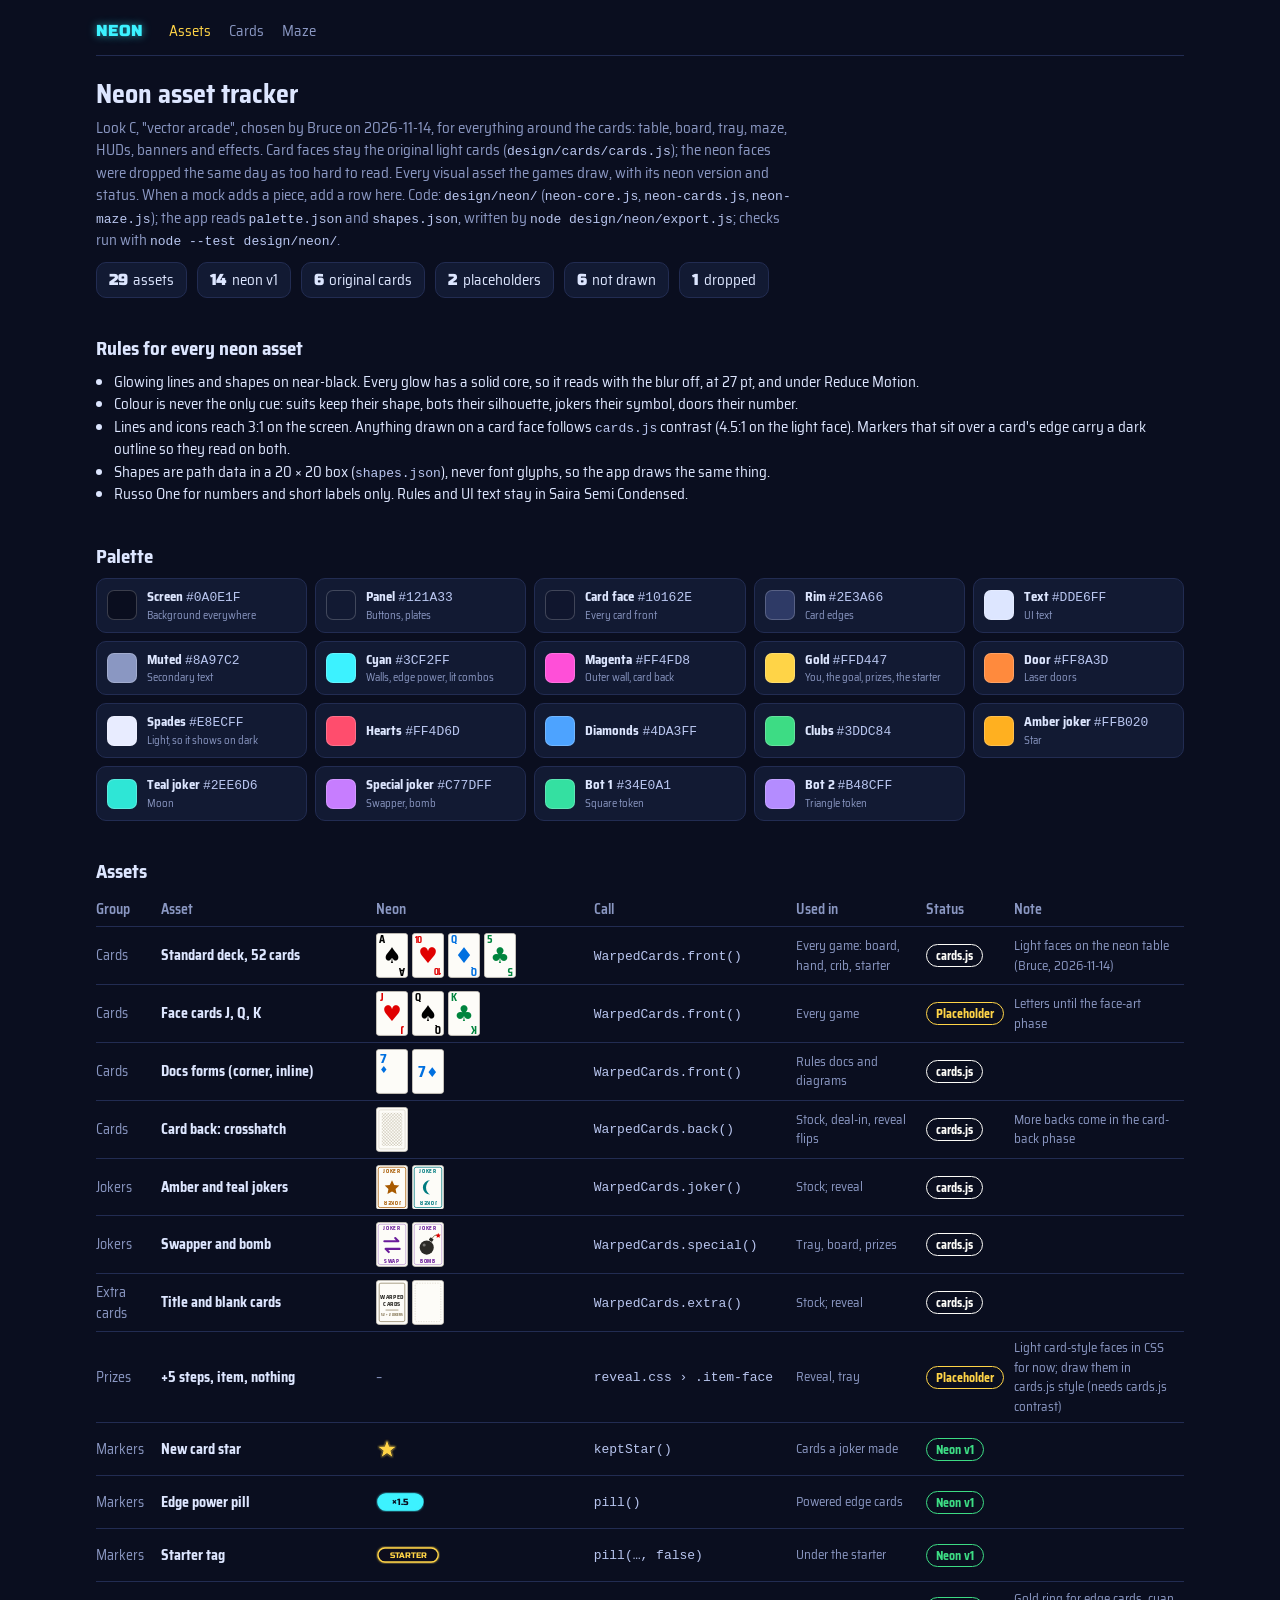
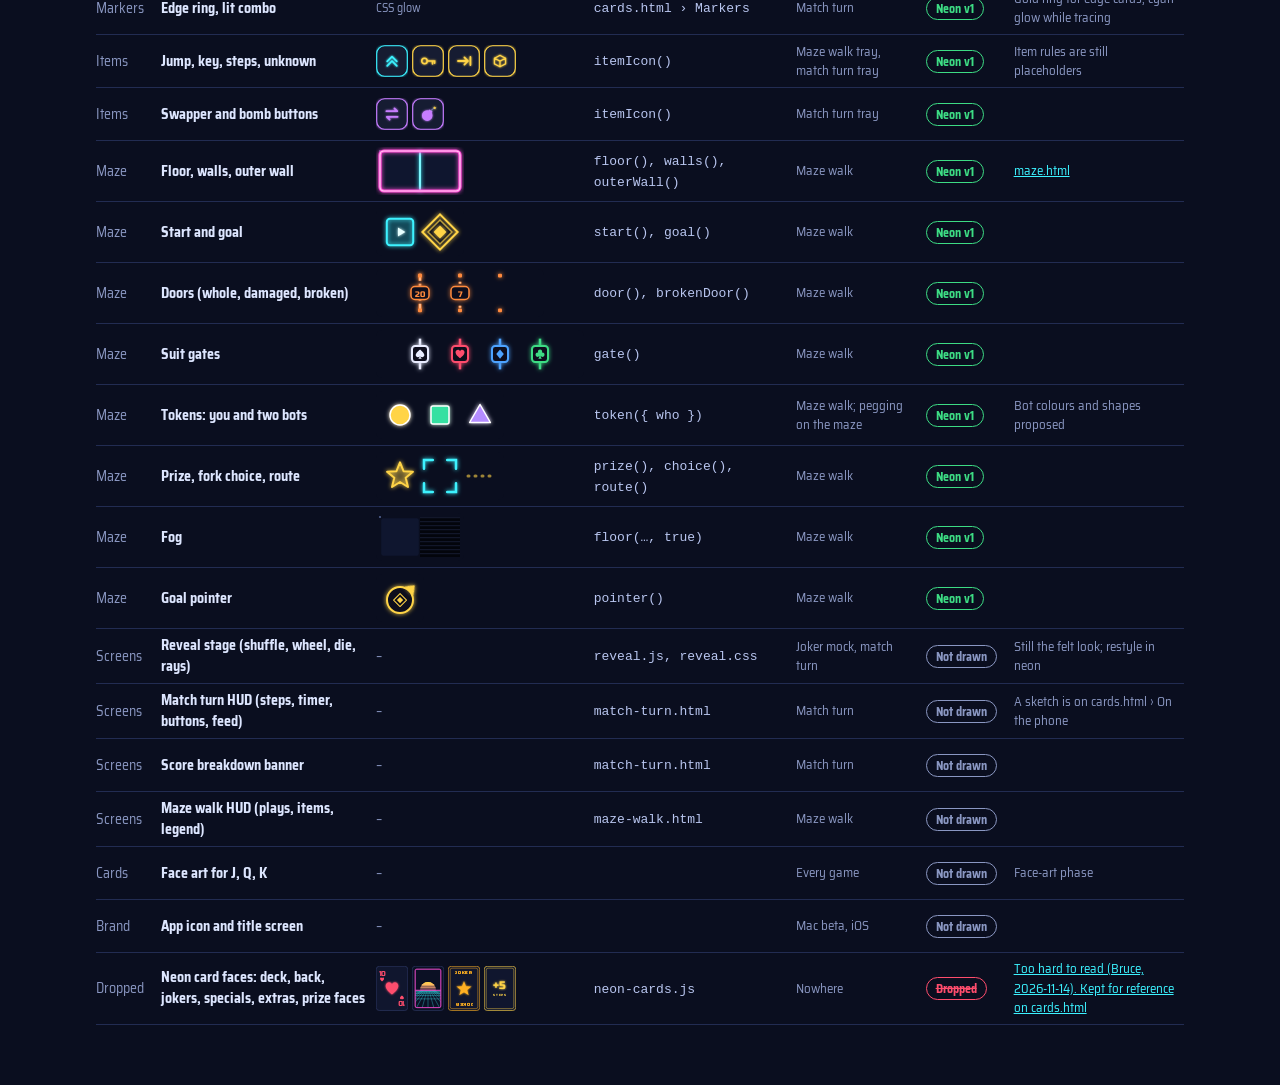
<file: design/neon/index.html>
<!doctype html>
<html lang="en">
<head>
<meta charset="utf-8">
<meta name="viewport" content="width=device-width, initial-scale=1">
<title>Neon Assets</title>
<link rel="preconnect" href="https://fonts.googleapis.com">
<link rel="stylesheet" href="https://fonts.googleapis.com/css2?family=Saira+Semi+Condensed:wght@500;600;700&family=Russo+One&display=swap">
<link rel="stylesheet" href="gallery.css">
<style>
  .thumb svg.maze { display: block; }
  .summary { display: flex; gap: 10px; flex-wrap: wrap; margin: 6px 0 14px; }
  .summary span { background: var(--panel); border: 1px solid var(--line); border-radius: 10px; padding: 6px 12px; }
  .summary b { font-family: "Russo One", sans-serif; margin-right: 6px; }
  .pal { display: grid; grid-template-columns: repeat(auto-fill, minmax(200px, 1fr)); gap: 8px; }
  .pal div { background: var(--panel); border: 1px solid var(--line); border-radius: 10px; padding: 8px 10px; font-size: 13px; display: flex; gap: 10px; align-items: center; }
  .pal i { width: 30px; height: 30px; border-radius: 7px; flex: none; box-shadow: inset 0 0 0 1px rgba(255,255,255,.2); }
  .pal small { color: var(--muted); display: block; }
  td.used { color: var(--muted); font-size: 13px; max-width: 280px; }
</style>
</head>
<body>
<main>
  <nav><b>NEON</b><a href="index.html" aria-current="page">Assets</a><a href="cards.html">Cards</a><a href="maze.html">Maze</a></nav>
  <h1>Neon asset tracker</h1>
  <p class="muted">Look C, "vector arcade", chosen by Bruce on 2026-11-14, for everything around the cards: table, board, tray, maze, HUDs, banners and effects. Card faces stay the original light cards (<code>design/cards/cards.js</code>); the neon faces were dropped the same day as too hard to read. Every visual asset the games draw, with its neon version and status. When a mock adds a piece, add a row here. Code: <code>design/neon/</code> (<code>neon-core.js</code>, <code>neon-cards.js</code>, <code>neon-maze.js</code>); the app reads <code>palette.json</code> and <code>shapes.json</code>, written by <code>node design/neon/export.js</code>; checks run with <code>node --test design/neon/</code>.</p>
  <div class="summary" id="summary"></div>

  <h2>Rules for every neon asset</h2>
  <ul class="tight">
    <li>Glowing lines and shapes on near-black. Every glow has a solid core, so it reads with the blur off, at 27 pt, and under Reduce Motion.</li>
    <li>Colour is never the only cue: suits keep their shape, bots their silhouette, jokers their symbol, doors their number.</li>
    <li>Lines and icons reach 3:1 on the screen. Anything drawn on a card face follows <code>cards.js</code> contrast (4.5:1 on the light face). Markers that sit over a card's edge carry a dark outline so they read on both.</li>
    <li>Shapes are path data in a 20 × 20 box (<code>shapes.json</code>), never font glyphs, so the app draws the same thing.</li>
    <li>Russo One for numbers and short labels only. Rules and UI text stay in Saira Semi Condensed.</li>
  </ul>

  <h2>Palette</h2>
  <div class="pal" id="pal"></div>

  <h2>Assets</h2>
  <div class="scroll"><table id="assets"></table></div>
</main>

<script src="../cards/cards.js"></script>
<script src="neon-core.js"></script>
<script src="neon-cards.js"></script>
<script src="neon-maze.js"></script>
<script>
(() => {
  const N = window.WarpedNeon, C = window.WarpedNeonCards, O = window.WarpedCards, A = window.WarpedNeonMaze, P = N.P, $ = (id) => document.getElementById(id);
  const cards = (...svgs) => svgs.map(s => `<div class="card">${s}</div>`).join("");
  const tile = (fn, w = 1) => { const cs = 40, W = cs * w + 8, H = cs + 8; return `<svg class="maze" width="${W}" height="${H}" viewBox="0 0 ${W} ${H}"><defs>${A.defs()}</defs><rect width="${W}" height="${H}" rx="6" fill="${P.bg}"/>${fn(cs, 4, 4)}</svg>`; };
  const sw = (c) => `<span class="swatch" style="background:${c}"></span>`;
  const F = (r, s) => O.front({ rank: r, suit: s });

  // status: done (neon v1 drawn), ph (drawn, placeholder design), todo (not drawn yet).
  const ROWS = [
    ["Cards", "Standard deck, 52 cards", cards(F("A", "S"), F("10", "H"), F("Q", "D"), F("5", "C")), "WarpedCards.front()", "Every game: board, hand, crib, starter", "orig", "Light faces on the neon table (Bruce, 2026-11-14)"],
    ["Cards", "Face cards J, Q, K", cards(F("J", "H"), F("Q", "S"), F("K", "C")), "WarpedCards.front()", "Every game", "ph", "Letters until the face-art phase"],
    ["Cards", "Docs forms (corner, inline)", cards(O.front({ rank: "7", suit: "D", form: "abbrev" }), O.front({ rank: "7", suit: "D", form: "abbrev", layout: "inline" })), "WarpedCards.front()", "Rules docs and diagrams", "orig", ""],
    ["Cards", "Card back: crosshatch", cards(O.back()), "WarpedCards.back()", "Stock, deal-in, reveal flips", "orig", "More backs come in the card-back phase"],
    ["Jokers", "Amber and teal jokers", cards(O.joker("amber"), O.joker("teal")), "WarpedCards.joker()", "Stock; reveal", "orig", ""],
    ["Jokers", "Swapper and bomb", cards(O.special("swap"), O.special("bomb")), "WarpedCards.special()", "Tray, board, prizes", "orig", ""],
    ["Extra cards", "Title and blank cards", cards(O.extra("title"), O.extra("blank")), "WarpedCards.extra()", "Stock; reveal", "orig", ""],
    ["Prizes", "+5 steps, item, nothing", "", "reveal.css › .item-face", "Reveal, tray", "ph", "Light card-style faces in CSS for now; draw them in cards.js style (needs cards.js contrast)"],
    ["Markers", "New card star", C.keptStar(22), "keptStar()", "Cards a joker made", "done", ""],
    ["Markers", "Edge power pill", C.pill("×1.5", P.cyan, 16), "pill()", "Powered edge cards", "done", ""],
    ["Markers", "Starter tag", C.pill("STARTER", P.gold, 14, false), "pill(…, false)", "Under the starter", "done", ""],
    ["Markers", "Edge ring, lit combo", `<span class="muted" style="font-size:12px">CSS glow</span>`, "cards.html › Markers", "Match turn", "done", "Gold ring for edge cards, cyan glow while tracing"],
    ["Items", "Jump, key, steps, unknown", ["jump", "key", "steps", "item"].map(k => C.itemIcon(k, 32)).join(""), "itemIcon()", "Maze walk tray, match turn tray", "done", "Item rules are still placeholders"],
    ["Items", "Swapper and bomb buttons", ["swap", "bomb"].map(k => C.itemIcon(k, 32)).join(""), "itemIcon()", "Match turn tray", "done", ""],
    ["Maze", "Floor, walls, outer wall", tile((cs, x, y) => A.floor(x, y, cs) + A.floor(x + cs, y, cs) + A.walls(`M${x + cs} ${y}v${cs}`, cs) + A.outerWall(x, y, cs * 2, cs, cs), 2), "floor(), walls(), outerWall()", "Maze walk", "done", "maze.html"],
    ["Maze", "Start and goal", tile((cs, x, y) => A.start(x, y, cs) + A.goal(x + cs, y, cs), 2), "start(), goal()", "Maze walk", "done", ""],
    ["Maze", "Doors (whole, damaged, broken)", tile((cs, x, y) => A.door(x + cs, y + cs / 2, cs, true, 20) + A.door(x + 2 * cs, y + cs / 2, cs, true, 7) + A.brokenDoor(x + 3 * cs, y + cs / 2, cs, true), 4), "door(), brokenDoor()", "Maze walk", "done", ""],
    ["Maze", "Suit gates", tile((cs, x, y) => ["S", "H", "D", "C"].map((s, k) => A.gate(x + (k + 1) * cs, y + cs / 2, cs * .8, true, s)).join(""), 5), "gate()", "Maze walk", "done", ""],
    ["Maze", "Tokens: you and two bots", tile((cs, x, y) => [0, 1, 2].map(k => A.token(x + cs * (k + .5), y + cs / 2, cs, { who: k })).join(""), 3), "token({ who })", "Maze walk; pegging on the maze", "done", "Bot colours and shapes proposed"],
    ["Maze", "Prize, fork choice, route", tile((cs, x, y) => A.prize(x, y, cs) + A.choice(x + cs, y, cs, 0) + A.route([[x + 2.2 * cs, y + cs / 2], [x + 2.8 * cs, y + cs / 2]], []), 3), "prize(), choice(), route()", "Maze walk", "done", ""],
    ["Maze", "Fog", tile((cs, x, y) => A.floor(x, y, cs) + A.floor(x + cs, y, cs, true), 2), "floor(…, true)", "Maze walk", "done", ""],
    ["Maze", "Goal pointer", tile((cs, x, y) => A.pointer(x + cs / 2, y + cs / 2 + 2, 45, "G", 34)), "pointer()", "Maze walk", "done", ""],
    ["Screens", "Reveal stage (shuffle, wheel, die, rays)", "", "reveal.js, reveal.css", "Joker mock, match turn", "todo", "Still the felt look; restyle in neon"],
    ["Screens", "Match turn HUD (steps, timer, buttons, feed)", "", "match-turn.html", "Match turn", "todo", "A sketch is on cards.html › On the phone"],
    ["Screens", "Score breakdown banner", "", "match-turn.html", "Match turn", "todo", ""],
    ["Screens", "Maze walk HUD (plays, items, legend)", "", "maze-walk.html", "Maze walk", "todo", ""],
    ["Cards", "Face art for J, Q, K", "", "", "Every game", "todo", "Face-art phase"],
    ["Brand", "App icon and title screen", "", "", "Mac beta, iOS", "todo", ""],
    ["Dropped", "Neon card faces: deck, back, jokers, specials, extras, prize faces", cards(C.front({ rank: "10", suit: "H" }), C.back(), C.joker("amber"), C.prize("steps")), "neon-cards.js", "Nowhere", "drop", "Too hard to read (Bruce, 2026-11-14). Kept for reference on cards.html"],
  ];
  const label = { done: "Neon v1", orig: "cards.js", ph: "Placeholder", todo: "Not drawn", drop: "Dropped" };
  const count = (s) => ROWS.filter(r => r[5] === s).length;
  $("summary").innerHTML = `<span><b>${ROWS.length}</b>assets</span><span><b>${count("done")}</b>neon v1</span><span><b>${count("orig")}</b>original cards</span><span><b>${count("ph")}</b>placeholders</span><span><b>${count("todo")}</b>not drawn</span><span><b>${count("drop")}</b>dropped</span>`;
  $("assets").innerHTML = `<tr><th>Group</th><th>Asset</th><th>Neon</th><th>Call</th><th>Used in</th><th>Status</th><th>Note</th></tr>` +
    ROWS.map(([g, name, thumb, call, used, st, note]) => `<tr><td class="muted">${g}</td><td><b>${name}</b></td><td><div class="thumb">${thumb || "<span class=muted>–</span>"}</div></td><td><code>${call}</code></td><td class="used">${used}</td><td><span class="status ${st}">${label[st]}</span></td><td class="used">${/\.html$/.test(note) ? `<a href="${note}">${note}</a>` : note}</td></tr>`).join("");

  const PAL = [["Screen", P.bg, "Background everywhere"], ["Panel", P.panel, "Buttons, plates"], ["Card face", P.face, "Every card front"], ["Rim", P.rim, "Card edges"],
    ["Text", P.text, "UI text"], ["Muted", P.muted, "Secondary text"], ["Cyan", P.cyan, "Walls, edge power, lit combos"], ["Magenta", P.magenta, "Outer wall, card back"],
    ["Gold", P.gold, "You, the goal, prizes, the starter"], ["Door", P.door, "Laser doors"], ["Spades", P.suit.S, "Light, so it shows on dark"], ["Hearts", P.suit.H, ""],
    ["Diamonds", P.suit.D, ""], ["Clubs", P.suit.C, ""], ["Amber joker", P.joker.amber, "Star"], ["Teal joker", P.joker.teal, "Moon"], ["Special joker", P.joker.special, "Swapper, bomb"],
    ["Bot 1", P.tokens[1], "Square token"], ["Bot 2", P.tokens[2], "Triangle token"]];
  $("pal").innerHTML = PAL.map(([name, c, role]) => `<div><i style="background:${c}"></i><span><b>${name}</b> <code>${c}</code><small>${role}</small></span></div>`).join("");
})();
</script>
</body>
</html>
</file>
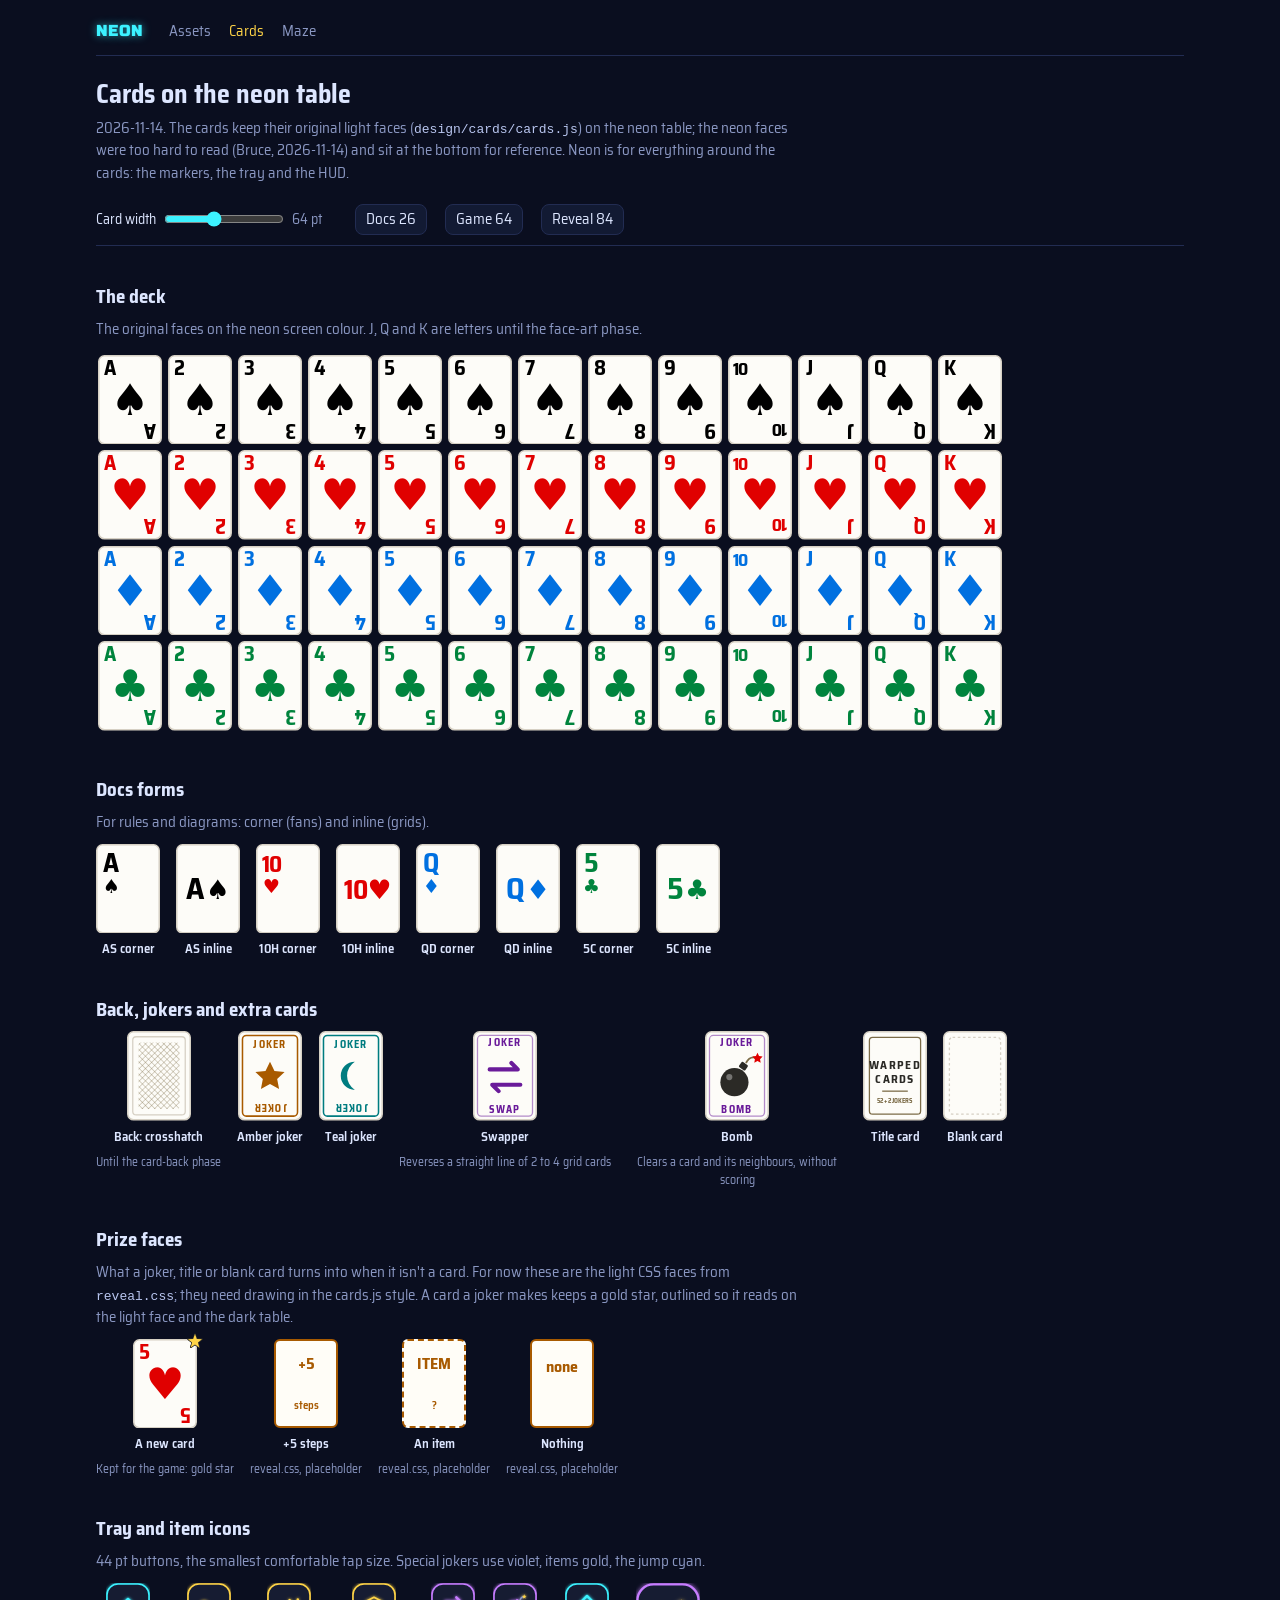
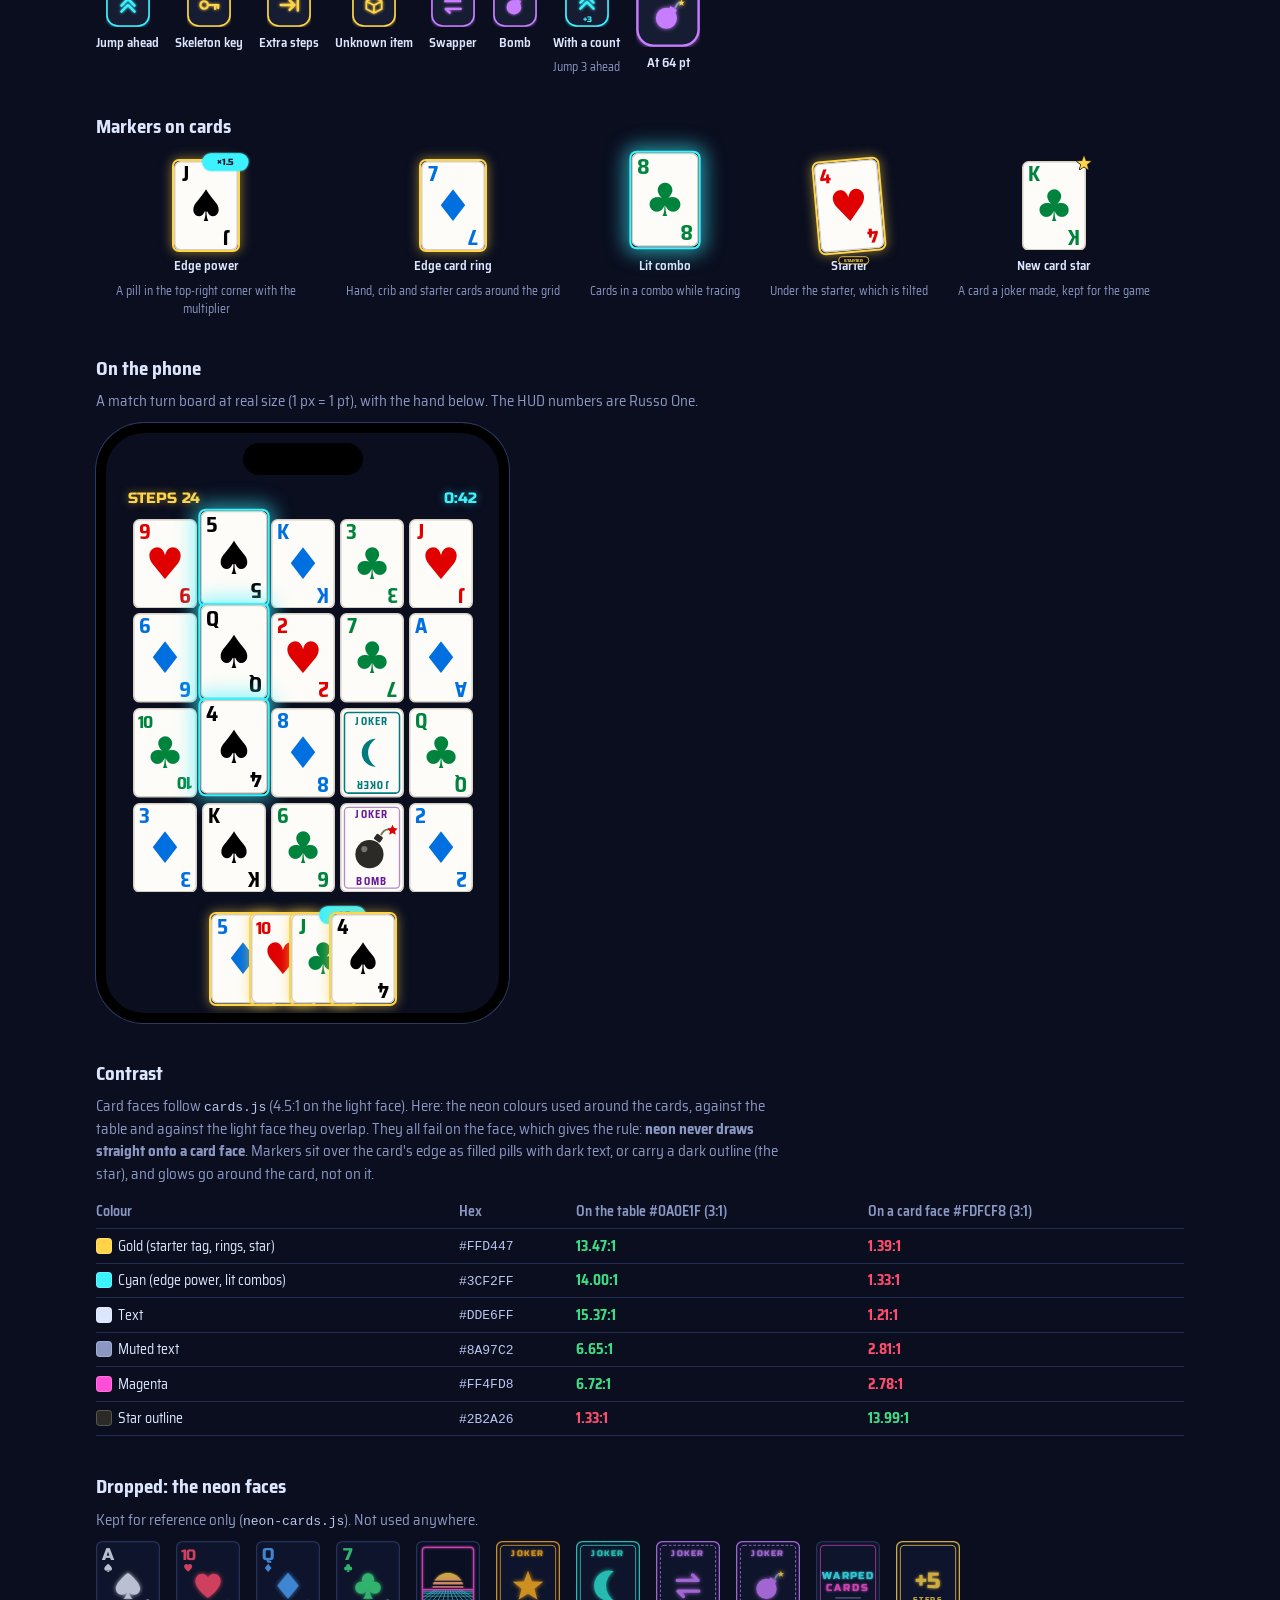
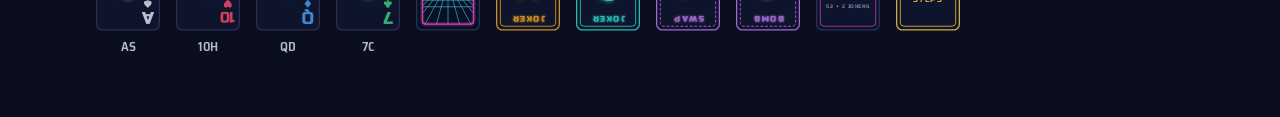
<file: design/neon/cards.html>
<!doctype html>
<html lang="en">
<head>
<meta charset="utf-8">
<meta name="viewport" content="width=device-width, initial-scale=1">
<title>Neon Cards</title>
<link rel="preconnect" href="https://fonts.googleapis.com">
<link rel="stylesheet" href="https://fonts.googleapis.com/css2?family=Saira+Semi+Condensed:wght@500;600;700&family=Russo+One&display=swap">
<link rel="stylesheet" href="gallery.css">
<style>
  .item-face { width: 100%; height: 100%; display: grid; place-items: center; text-align: center; font: 700 16px/1.1 "Saira Semi Condensed", system-ui, sans-serif;
               background: #FFFDF7; color: #A85A00; border: 2px solid #A85A00; border-radius: 6px; }
  .item-face.dash { border-style: dashed; } .item-face small { display: block; font-size: 11px; font-weight: 600; }
  /* Markers on cards, as the match turn would place them. */
  .mk { position: absolute; }
  .mk.power { top: -9px; right: -12px; }
  .mk.kept { top: -7px; right: -7px; }
  .starter-demo { transform: rotate(-5deg); }
  .mk.tag { bottom: -14px; left: 50%; transform: translateX(-50%) rotate(5deg); }
  .ring { border-radius: 5px; box-shadow: 0 0 0 2px var(--gold), 0 0 12px 2px rgba(255,212,71,.55); }
  .lit { border-radius: 5px; box-shadow: 0 0 0 2px var(--cyan), 0 0 18px 6px rgba(60,242,255,.6); transform: translateY(-6px) scale(1.05); }
  .phone { width: 413px; height: 600px; border-radius: 48px; border: 10px solid #000; background: var(--bg); position: relative; overflow: hidden;
           padding: 56px 16px 20px; box-shadow: 0 0 0 1px #2E3A66; flex: none; }
  .phone::before { content: ""; position: absolute; top: 10px; left: 50%; transform: translateX(-50%); width: 120px; height: 32px; background: #000; border-radius: 18px; }
  .phone .board { display: grid; grid-template-columns: repeat(5, 64px); gap: 5px; justify-content: center; --cw: 64px; }
  .phone .hud { display: flex; justify-content: space-between; font: 15px "Russo One", sans-serif; color: var(--gold); margin: 0 6px 12px; text-shadow: 0 0 8px rgba(255,212,71,.5); }
  .phone .hud span:last-child { color: var(--cyan); text-shadow: 0 0 8px rgba(60,242,255,.5); }
  .phone .fan { display: flex; justify-content: center; margin-top: 22px; --cw: 64px; }
  .phone .fan .card + .card { margin-left: -24px; }
</style>
</head>
<body>
<main>
  <nav><b>NEON</b><a href="index.html">Assets</a><a href="cards.html" aria-current="page">Cards</a><a href="maze.html">Maze</a></nav>
  <h1>Cards on the neon table</h1>
  <p class="muted">2026-11-14. The cards keep their original light faces (<code>design/cards/cards.js</code>) on the neon table; the neon faces were too hard to read (Bruce, 2026-11-14) and sit at the bottom for reference. Neon is for everything around the cards: the markers, the tray and the HUD.</p>

  <div class="controls">
    <label>Card width <input type="range" id="cw" min="26" max="120" step="1" value="64"><output id="cwo">64 pt</output></label>
    <button class="btn" data-w="26">Docs 26</button><button class="btn" data-w="64">Game 64</button><button class="btn" data-w="84">Reveal 84</button>
  </div>

  <h2>The deck</h2>
  <p class="muted">The original faces on the neon screen colour. J, Q and K are letters until the face-art phase.</p>
  <div class="deck" id="deck"></div>

  <h2>Docs forms</h2>
  <p class="muted">For rules and diagrams: corner (fans) and inline (grids).</p>
  <div class="row" id="abbrev"></div>

  <h2>Back, jokers and extra cards</h2>
  <div class="row" id="specials"></div>

  <h2>Prize faces</h2>
  <p class="muted">What a joker, title or blank card turns into when it isn't a card. For now these are the light CSS faces from <code>reveal.css</code>; they need drawing in the cards.js style. A card a joker makes keeps a gold star, outlined so it reads on the light face and the dark table.</p>
  <div class="row" id="prizes"></div>

  <h2>Tray and item icons</h2>
  <p class="muted">44 pt buttons, the smallest comfortable tap size. Special jokers use violet, items gold, the jump cyan.</p>
  <div class="row" id="items"></div>

  <h2>Markers on cards</h2>
  <div class="row" id="markers" style="gap:28px 30px;padding-top:12px"></div>

  <h2>On the phone</h2>
  <p class="muted">A match turn board at real size (1 px = 1 pt), with the hand below. The HUD numbers are Russo One.</p>
  <div class="row"><div class="phone" id="phone"></div></div>

  <h2>Contrast</h2>
  <p class="muted">Card faces follow <code>cards.js</code> (4.5:1 on the light face). Here: the neon colours used around the cards, against the table and against the light face they overlap. They all fail on the face, which gives the rule: <b>neon never draws straight onto a card face</b>. Markers sit over the card's edge as filled pills with dark text, or carry a dark outline (the star), and glows go around the card, not on it.</p>
  <div class="scroll"><table id="contrast"></table></div>

  <h2>Dropped: the neon faces</h2>
  <p class="muted">Kept for reference only (<code>neon-cards.js</code>). Not used anywhere.</p>
  <div class="row" id="dropped" style="opacity:.8"></div>
</main>

<script src="../cards/cards.js"></script>
<script src="neon-core.js"></script>
<script src="neon-cards.js"></script>
<script>
(() => {
  const C = window.WarpedNeonCards, O = window.WarpedCards, N = window.WarpedNeon, P = N.P, $ = (id) => document.getElementById(id);
  const card = (svg, extra = "", cls = "") => `<div class="card ${cls}">${svg}${extra}</div>`;
  const item = (name, html, note = "") => `<div class="item">${html}<div class="name">${name}</div>${note ? `<div class="note">${note}</div>` : ""}</div>`;
  const setW = (w) => { document.documentElement.style.setProperty("--cw", w + "px"); $("cw").value = w; $("cwo").textContent = w + " pt"; };
  $("cw").addEventListener("input", (e) => setW(e.target.value));
  document.querySelectorAll("[data-w]").forEach(b => b.addEventListener("click", () => setW(b.dataset.w)));

  $("deck").innerHTML = ["S", "H", "D", "C"].map(s => O.RANKS.map(r => card(O.front({ rank: r, suit: s }))).join("")).join("");
  $("abbrev").innerHTML = [["A", "S"], ["10", "H"], ["Q", "D"], ["5", "C"]].map(([r, s]) => item(`${r}${N.SUIT_NAME[s][0]} corner`, card(O.front({ rank: r, suit: s, form: "abbrev" }))) +
    item(`${r}${N.SUIT_NAME[s][0]} inline`, card(O.front({ rank: r, suit: s, form: "abbrev", layout: "inline" })))).join("");
  $("specials").innerHTML = [
    item("Back: crosshatch", card(O.back()), "Until the card-back phase"),
    item(O.JOKERS.amber.name, card(O.joker("amber"))), item(O.JOKERS.teal.name, card(O.joker("teal"))),
    item(O.SPECIALS.swap.name, card(O.special("swap")), O.SPECIALS.swap.note), item(O.SPECIALS.bomb.name, card(O.special("bomb")), O.SPECIALS.bomb.note),
    item(O.EXTRAS.title.name, card(O.extra("title"))), item(O.EXTRAS.blank.name, card(O.extra("blank"))),
  ].join("");
  const face = (big, small, dashed) => `<div class="card"><div class="item-face${dashed ? " dash" : ""}">${big}<small>${small}</small></div></div>`;
  $("prizes").innerHTML = [
    item("A new card", card(O.front({ rank: "5", suit: "H" }), `<span class="mk kept">${C.keptStar(18)}</span>`), "Kept for the game: gold star"),
    item("+5 steps", face("+5", "steps"), "reveal.css, placeholder"), item("An item", face("ITEM", "?", true), "reveal.css, placeholder"), item("Nothing", face("none", ""), "reveal.css, placeholder"),
  ].join("");
  $("items").innerHTML = Object.entries(C.ITEMS).map(([k, it]) => item(it.name, C.itemIcon(k, 44))).join("") +
    item("With a count", C.itemIcon("jump", 44, "+3"), "Jump 3 ahead") + item("At 64 pt", C.itemIcon("bomb", 64));
  $("markers").innerHTML = [
    item("Edge power", card(O.front({ rank: "J", suit: "S" }), `<span class="mk power">${C.pill("×1.5", P.cyan, 16)}</span>`, "ring"), C.MARKERS.power.note),
    item("Edge card ring", card(O.front({ rank: "7", suit: "D" }), "", "ring"), C.MARKERS.edge.note),
    item("Lit combo", card(O.front({ rank: "8", suit: "C" }), "", "lit"), C.MARKERS.lit.note),
    item("Starter", card(O.front({ rank: "4", suit: "H" }), `<span class="mk tag">${C.pill("STARTER", P.gold, 14, false)}</span>`, "starter-demo ring"), C.MARKERS.starter.note),
    item("New card star", card(O.front({ rank: "K", suit: "C" }), `<span class="mk kept">${C.keptStar(18)}</span>`), C.MARKERS.kept.note),
  ].join("");

  // Phone: a 4 × 5 board, then the hand.
  const deal = [["9", "H"], ["5", "S"], ["K", "D"], ["3", "C"], ["J", "H"], ["6", "D"], ["Q", "S"], ["2", "H"], ["7", "C"], ["A", "D"],
    ["10", "C"], ["4", "S"], ["8", "D"], ["5", "H"], ["Q", "C"], ["3", "D"], ["K", "S"], ["6", "C"], ["9", "S"], ["2", "D"]];
  const lit = new Set([1, 6, 11]);
  $("phone").innerHTML = `<div class="hud"><span>STEPS 24</span><span>0:42</span></div><div class="board">` +
    deal.map(([r, s], i) => card(i === 13 ? O.joker("teal") : i === 18 ? O.special("bomb") : O.front({ rank: r, suit: s }), "", lit.has(i) ? "lit" : "")).join("") +
    `</div><div class="fan">${[["5", "D"], ["10", "H"], ["J", "C"], ["4", "S"]].map(([r, s], i) => card(O.front({ rank: r, suit: s }), i === 2 ? `<span class="mk power">${C.pill("×1.5", P.cyan, 16)}</span>` : "", "ring")).join("")}</div>`;

  const FACE = O.FACE.face;
  const rows = [["Gold (starter tag, rings, star)", P.gold], ["Cyan (edge power, lit combos)", P.cyan], ["Text", P.text], ["Muted text", P.muted], ["Magenta", P.magenta], ["Star outline", "#2B2A26"]];
  const cell = (r, need) => `<td class="${r >= need ? "pass" : "fail"}">${r.toFixed(2)}:1</td>`;
  $("contrast").innerHTML = `<tr><th>Colour</th><th>Hex</th><th>On the table ${P.bg} (3:1)</th><th>On a card face ${FACE} (3:1)</th></tr>` + rows.map(([name, c]) =>
    `<tr><td><span class="swatch" style="background:${c}"></span>${name}</td><td><code>${c}</code></td>${cell(N.contrast(c, P.bg), 3)}${cell(N.contrast(c, FACE), 3)}</tr>`).join("");
  $("dropped").innerHTML = [["A", "S"], ["10", "H"], ["Q", "D"], ["7", "C"]].map(([r, s]) => item(r + N.SUIT_NAME[s][0], card(C.front({ rank: r, suit: s })))).join("") +
    [C.back(), C.joker("amber"), C.joker("teal"), C.special("swap"), C.special("bomb"), C.extra("title"), C.prize("steps")].map(svg => item("", card(svg))).join("");
})();
</script>
</body>
</html>
</file>
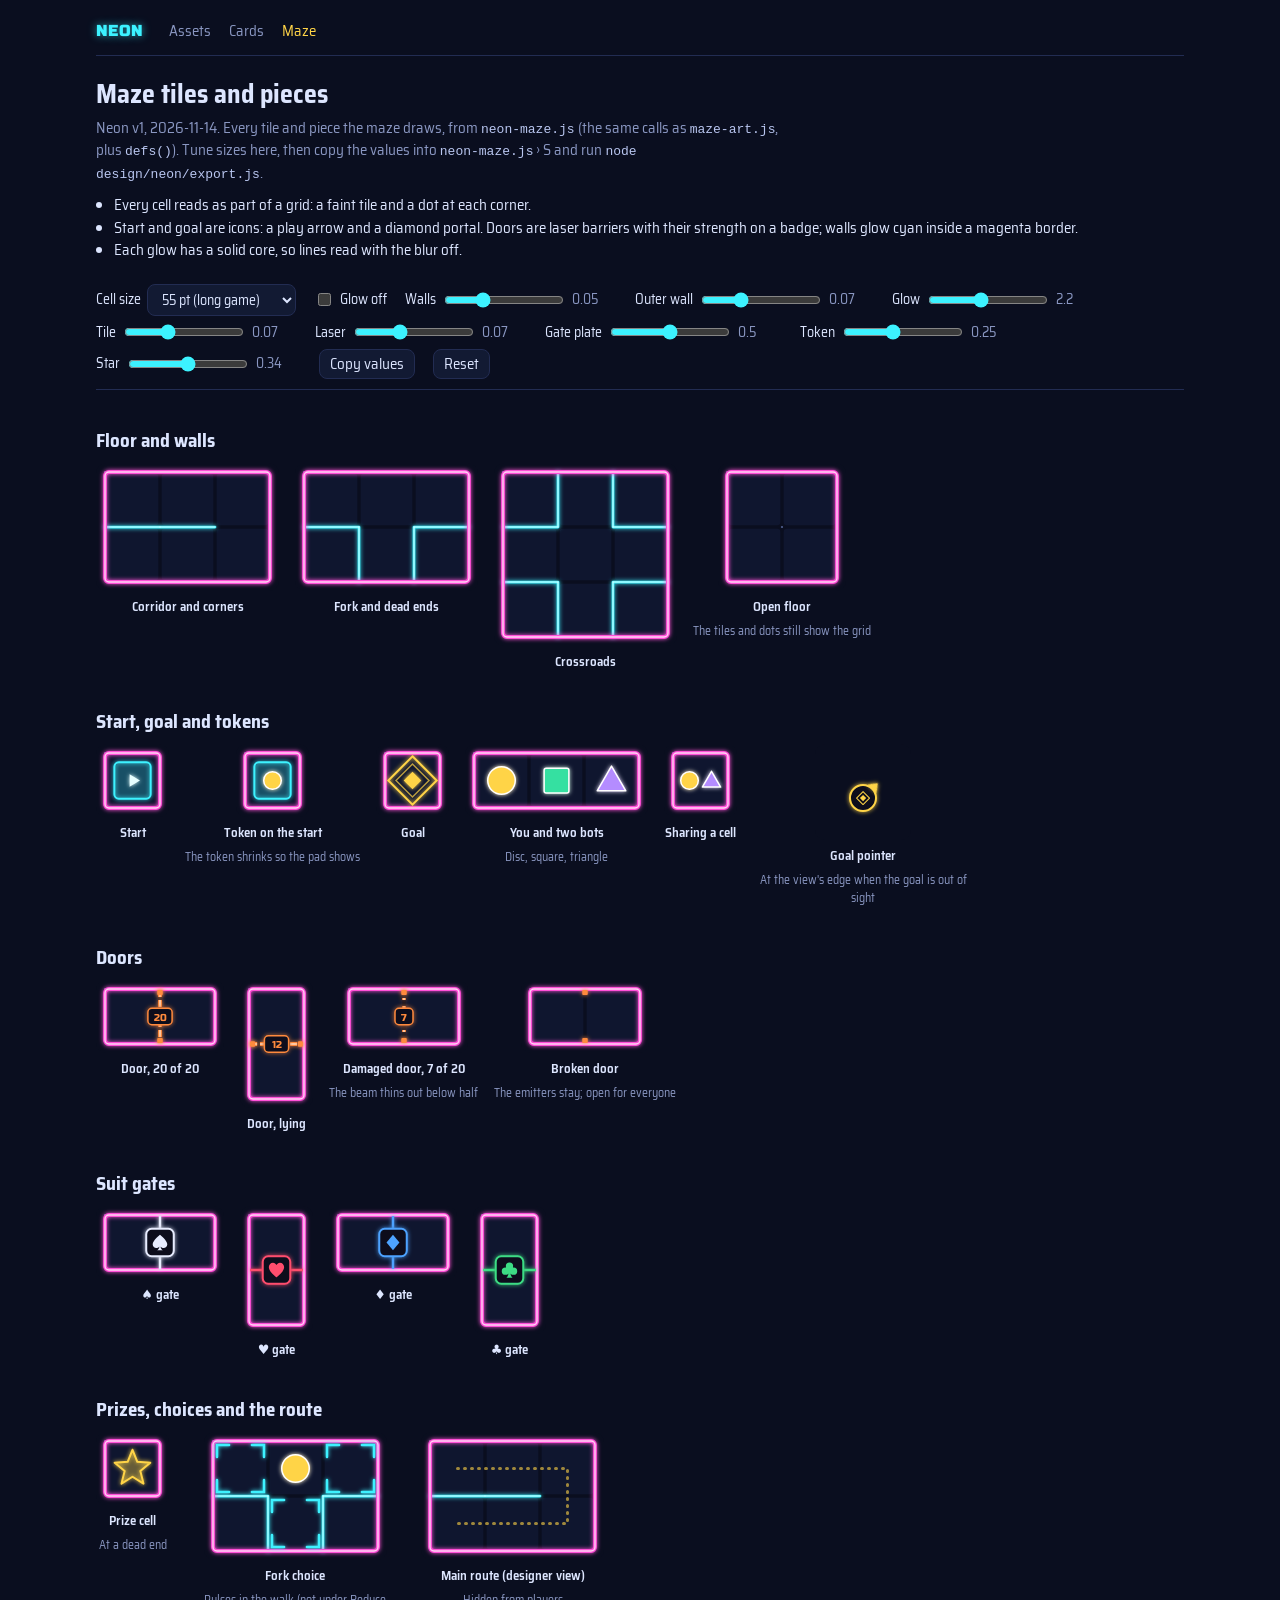
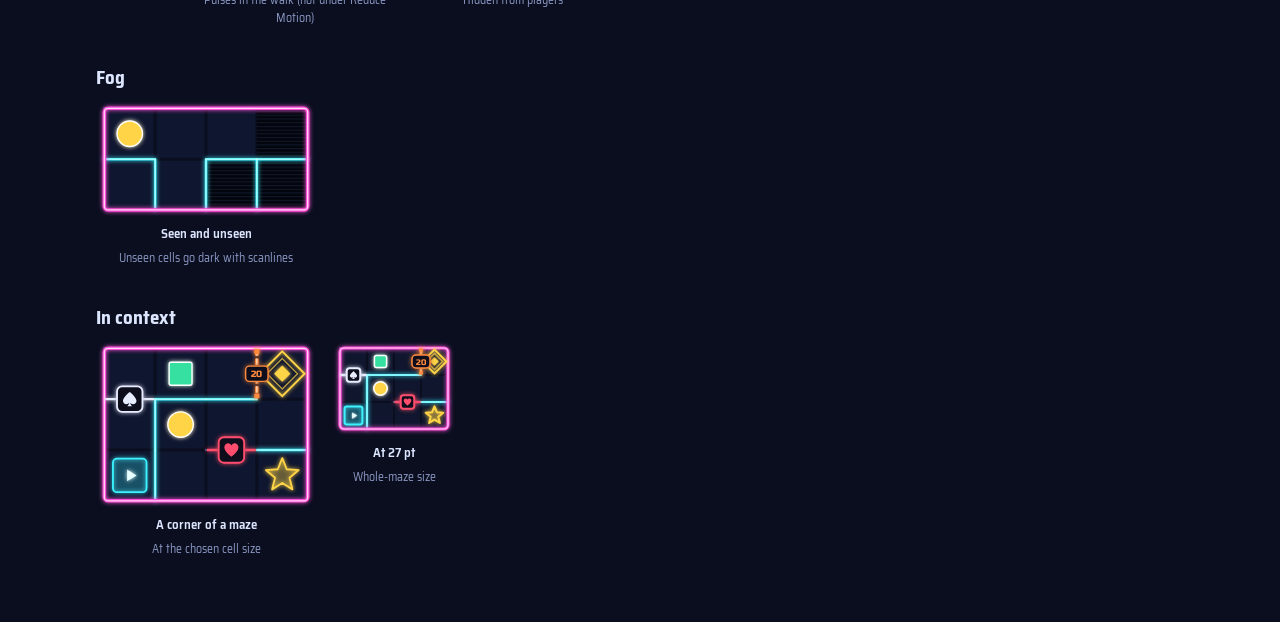
<file: design/neon/maze.html>
<!doctype html>
<html lang="en">
<head>
<meta charset="utf-8">
<meta name="viewport" content="width=device-width, initial-scale=1">
<title>Neon Maze</title>
<link rel="preconnect" href="https://fonts.googleapis.com">
<link rel="stylesheet" href="https://fonts.googleapis.com/css2?family=Saira+Semi+Condensed:wght@500;600;700&family=Russo+One&display=swap">
<link rel="stylesheet" href="gallery.css">
</head>
<body>
<main>
  <nav><b>NEON</b><a href="index.html">Assets</a><a href="cards.html">Cards</a><a href="maze.html" aria-current="page">Maze</a></nav>
  <h1>Maze tiles and pieces</h1>
  <p class="muted">Neon v1, 2026-11-14. Every tile and piece the maze draws, from <code>neon-maze.js</code> (the same calls as <code>maze-art.js</code>, plus <code>defs()</code>). Tune sizes here, then copy the values into <code>neon-maze.js</code> › S and run <code>node design/neon/export.js</code>.</p>
  <ul class="tight">
    <li>Every cell reads as part of a grid: a faint tile and a dot at each corner.</li>
    <li>Start and goal are icons: a play arrow and a diamond portal. Doors are laser barriers with their strength on a badge; walls glow cyan inside a magenta border.</li>
    <li>Each glow has a solid core, so lines read with the blur off.</li>
  </ul>

  <div class="controls" id="controls">
    <label>Cell size <select id="cs"><option value="55" selected>55 pt (long game)</option><option value="80">80 pt (short game)</option><option value="27">27 pt (whole maze)</option></select></label>
    <label><input type="checkbox" id="noglow"> Glow off</label>
    <button class="btn" id="copy">Copy values</button>
    <button class="btn" id="reset">Reset</button>
    <span class="muted" id="copied" aria-live="polite"></span>
  </div>

  <div id="sections"></div>
</main>

<script src="neon-core.js"></script>
<script src="neon-maze.js"></script>
<script>
(() => {
  const A = window.WarpedNeonMaze, $ = (id) => document.getElementById(id);
  const DEFAULTS = { ...A.S };
  const TUNE = [
    ["wall", "Walls", .02, .12, .005], ["outerWall", "Outer wall", .03, .16, .005], ["glow", "Glow", 0, 5, .2], ["floorOpacity", "Tile", 0, .2, .01],
    ["laser", "Laser", .03, .14, .005], ["gateBadge", "Gate plate", .3, .7, .02], ["token", "Token", .15, .4, .01], ["star", "Star", .2, .48, .01],
  ];
  const ctl = $("controls");
  for (const [k, label, min, max, step] of TUNE) {
    const l = document.createElement("label");
    l.innerHTML = `${label} <input type="range" min="${min}" max="${max}" step="${step}" value="${A.S[k]}" data-k="${k}"><output>${A.S[k]}</output>`;
    ctl.insertBefore(l, $("copy"));
  }
  ctl.addEventListener("input", (e) => { const k = e.target.dataset.k; if (!k) return; A.S[k] = +e.target.value; e.target.nextElementSibling.textContent = e.target.value; draw(); });
  $("cs").addEventListener("change", draw); $("noglow").addEventListener("change", draw);
  $("reset").addEventListener("click", () => { Object.assign(A.S, DEFAULTS); ctl.querySelectorAll("input[type=range]").forEach(r => { r.value = A.S[r.dataset.k]; r.nextElementSibling.textContent = r.value; }); draw(); });
  $("copy").addEventListener("click", () => {
    const out = "  const S = " + JSON.stringify(A.S).replace(/"(\w+)":/g, "$1: ").replace(/,/g, ", ") + ";";
    navigator.clipboard && navigator.clipboard.writeText(out); $("copied").textContent = "Copied, for neon-maze.js › S";
  });

  function patch(w, h, passages, extra = () => "", opts = {}) {
    const cs = opts.cs || +$("cs").value, pad = Math.max(8, Math.round(cs * .16));
    const X = (i) => pad + (i % w) * cs, Y = (i) => pad + Math.floor(i / w) * cs, cx = (i) => X(i) + cs / 2, cy = (i) => Y(i) + cs / 2;
    const open = new Set(passages.map(([a, b]) => Math.min(a, b) + ":" + Math.max(a, b)));
    let s = "", d = "";
    for (let i = 0; i < w * h; i++) s += A.floor(X(i), Y(i), cs, (opts.fog || []).includes(i));
    for (let i = 0; i < w * h; i++) {
      const x = i % w, y = Math.floor(i / w);
      if (x + 1 < w && !open.has(i + ":" + (i + 1))) d += `M${X(i) + cs} ${Y(i)}v${cs}`;
      if (y + 1 < h && !open.has(i + ":" + (i + w))) d += `M${X(i)} ${Y(i) + cs}h${cs}`;
    }
    s += (d ? A.walls(d, cs) : "") + A.outerWall(pad, pad, cs * w, cs * h, cs) + extra(cs, X, Y, cx, cy);
    const W = cs * w + pad * 2, H = cs * h + pad * 2;
    // Glow off: drop the filter, to check every piece still reads by its core.
    if ($("noglow").checked) s = s.replace(/filter="url\(#nm-glow\)"/g, "");
    return `<svg width="${W}" height="${H}" viewBox="0 0 ${W} ${H}"><defs>${A.defs()}</defs><rect width="${W}" height="${H}" rx="10" fill="${A.P.bg}"/>${s}</svg>`;
  }
  const mid = (a, b, cx, cy) => [(cx(a) + cx(b)) / 2, (cy(a) + cy(b)) / 2];
  const item = (name, svg, note = "") => `<div class="item">${svg}<div class="name">${name}</div>${note ? `<div class="note">${note}</div>` : ""}</div>`;
  const corner = (cs) => patch(4, 3, [[0, 1], [1, 2], [2, 3], [3, 7], [7, 6], [6, 5], [5, 9], [9, 10], [10, 11], [0, 4], [4, 8], [6, 10]],
    (cs, X, Y, cx, cy) => A.start(X(8), Y(8), cs) + A.goal(X(3), Y(3), cs) + A.door(...mid(2, 3, cx, cy), cs, true, 20) + A.gate(...mid(6, 10, cx, cy), cs, false, "H") +
      A.gate(...mid(0, 4, cx, cy), cs, false, "S") + A.prize(X(11), Y(11), cs) + A.token(cx(5), cy(5), cs, { who: 0 }) + A.token(cx(1), cy(1), cs, { who: 1 }), { cs });

  function draw() {
    const sections = [
      ["Floor and walls", [
        item("Corridor and corners", patch(3, 2, [[0, 1], [1, 2], [2, 5], [5, 4], [4, 3]])),
        item("Fork and dead ends", patch(3, 2, [[0, 1], [1, 2], [1, 4]])),
        item("Crossroads", patch(3, 3, [[1, 4], [3, 4], [4, 5], [4, 7]])),
        item("Open floor", patch(2, 2, [[0, 1], [0, 2], [1, 3], [2, 3]]), "The tiles and dots still show the grid"),
      ]],
      ["Start, goal and tokens", [
        item("Start", patch(1, 1, [], (cs, X, Y) => A.start(X(0), Y(0), cs))),
        item("Token on the start", patch(1, 1, [], (cs, X, Y, cx, cy) => A.start(X(0), Y(0), cs, false) + A.token(cx(0), cy(0), cs, { small: true })), "The token shrinks so the pad shows"),
        item("Goal", patch(1, 1, [], (cs, X, Y) => A.goal(X(0), Y(0), cs))),
        item("You and two bots", patch(3, 1, [[0, 1], [1, 2]], (cs, X, Y, cx, cy) => [0, 1, 2].map(k => A.token(cx(k), cy(k), cs, { who: k })).join("")), "Disc, square, triangle"),
        item("Sharing a cell", patch(1, 1, [], (cs, X, Y, cx, cy) => A.token(cx(0) - cs * .2, cy(0), cs, { who: 0, small: true }) + A.token(cx(0) + cs * .2, cy(0), cs, { who: 2, small: true }))),
        item("Goal pointer", `<svg width="96" height="96"><defs>${A.defs()}</defs><rect width="96" height="96" rx="10" fill="${A.P.bg}"/>${A.pointer(48, 54, 45, "G", 40)}</svg>`, "At the view's edge when the goal is out of sight"),
      ]],
      ["Doors", [
        item("Door, 20 of 20", patch(2, 1, [[0, 1]], (cs, X, Y, cx, cy) => A.door(...mid(0, 1, cx, cy), cs, true, 20))),
        item("Door, lying", patch(1, 2, [[0, 1]], (cs, X, Y, cx, cy) => A.door(...mid(0, 1, cx, cy), cs, false, 12))),
        item("Damaged door, 7 of 20", patch(2, 1, [[0, 1]], (cs, X, Y, cx, cy) => A.door(...mid(0, 1, cx, cy), cs, true, 7)), "The beam thins out below half"),
        item("Broken door", patch(2, 1, [[0, 1]], (cs, X, Y, cx, cy) => A.brokenDoor(...mid(0, 1, cx, cy), cs, true)), "The emitters stay; open for everyone"),
      ]],
      ["Suit gates", ["S", "H", "D", "C"].map((s, k) => item(`${A.GLYPH[s]} gate`, k % 2
        ? patch(1, 2, [[0, 1]], (cs, X, Y, cx, cy) => A.gate(...mid(0, 1, cx, cy), cs, false, s))
        : patch(2, 1, [[0, 1]], (cs, X, Y, cx, cy) => A.gate(...mid(0, 1, cx, cy), cs, true, s))))],
      ["Prizes, choices and the route", [
        item("Prize cell", patch(1, 1, [], (cs, X, Y) => A.prize(X(0), Y(0), cs)), "At a dead end"),
        item("Fork choice", patch(3, 2, [[0, 1], [1, 2], [1, 4]], (cs, X, Y, cx, cy) => A.token(cx(1), cy(1), cs) + A.choice(X(0), Y(0), cs, 0) + A.choice(X(2), Y(2), cs, 2) + A.choice(X(4), Y(4), cs, 4)), "Pulses in the walk (not under Reduce Motion)"),
        item("Main route (designer view)", patch(3, 2, [[0, 1], [1, 2], [2, 5], [5, 4], [4, 3]], (cs, X, Y, cx, cy) => A.route([0, 1, 2, 5, 4, 3].map(i => [cx(i), cy(i)]), [])), "Hidden from players"),
      ]],
      ["Fog", [
        item("Seen and unseen", patch(4, 2, [[0, 1], [1, 2], [2, 3], [1, 5]], (cs, X, Y, cx, cy) => A.token(cx(0), cy(0), cs), { fog: [3, 6, 7] }), "Unseen cells go dark with scanlines"),
      ]],
      ["In context", [
        item("A corner of a maze", corner(), "At the chosen cell size"),
        item("At 27 pt", corner(27), "Whole-maze size"),
      ]],
    ];
    $("sections").innerHTML = sections.map(([h, items]) => `<h2>${h}</h2><div class="row">${items.join("")}</div>`).join("");
  }
  draw();
})();
</script>
</body>
</html>
</file>
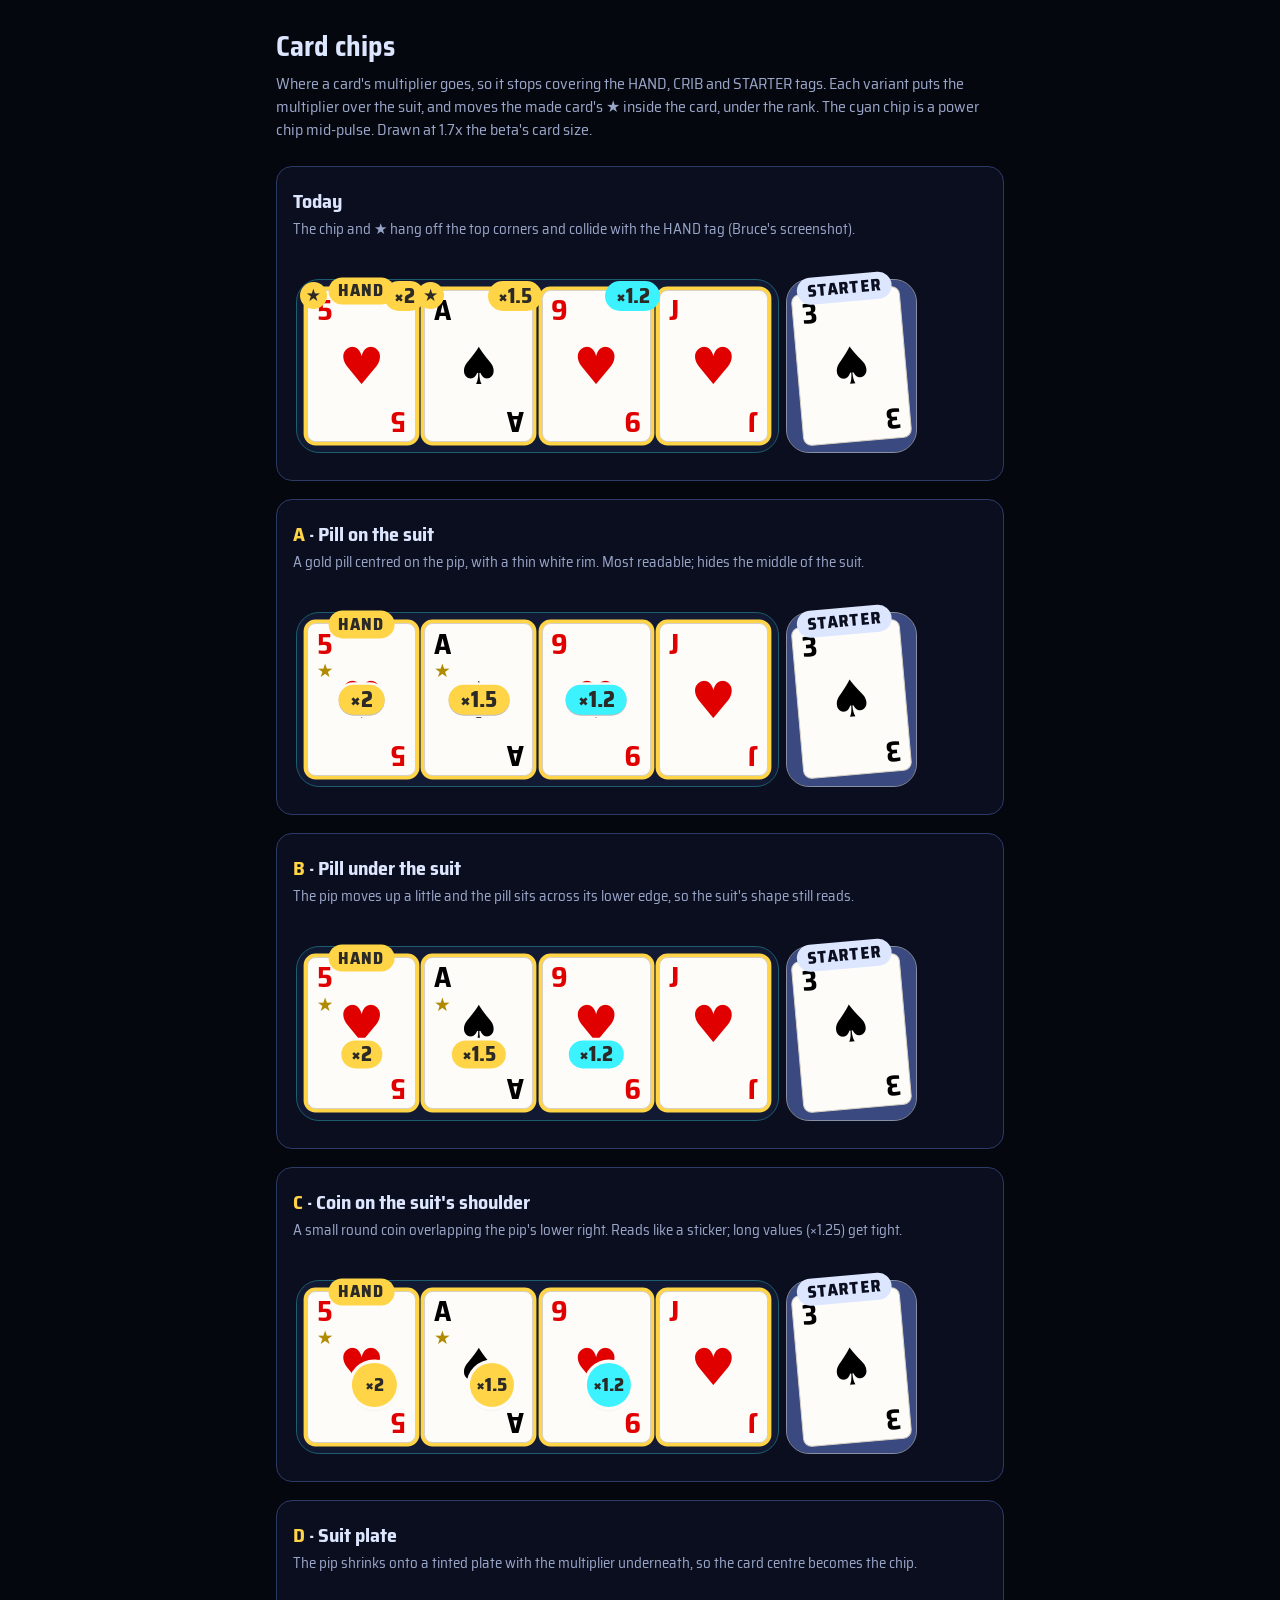
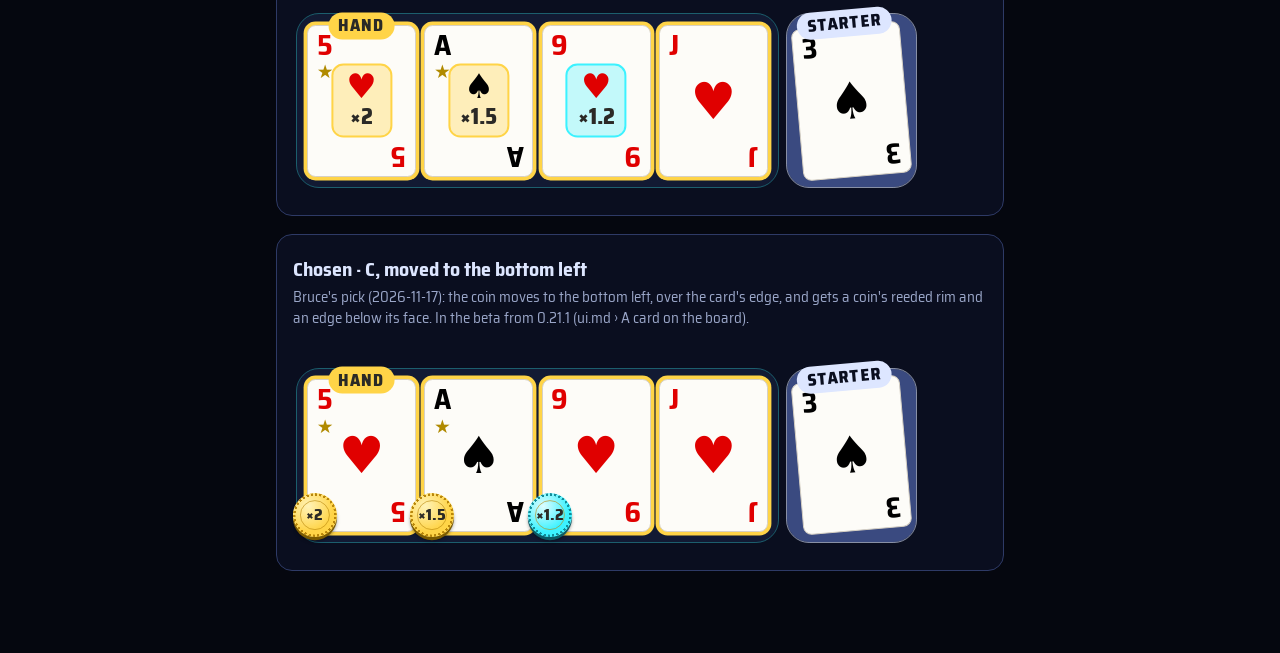
<file: cribbage/minigames/mocks/card-chips.html>
<!doctype html>
<html lang="en">
<head>
<meta charset="utf-8">
<meta name="viewport" content="width=device-width, initial-scale=1">
<title>Card chips</title>
<link rel="preconnect" href="https://fonts.googleapis.com">
<link href="https://fonts.googleapis.com/css2?family=Saira+Semi+Condensed:wght@500;600;700;800&display=swap" rel="stylesheet">
<style>
  /* Mock: where a card's multiplier chip goes, so it no longer covers the HAND, CRIB and STARTER
     tags (Bruce, 2026-11-17). Colours and sizes follow the beta (Theme.swift; card 64 x 89.6 pt),
     drawn at 1.7x. Each variant shows the hand row: a made 5 x2, a made A x1.5, a powered 9 x1.2
     mid-pulse (cyan), a plain J, and the starter. */
  :root {
    --page: #05070F; --felt: #0A0E1F; --text: #DDE6FF; --panel: #121A33; --rim: #2E3A66;
    --gold: #FFD447; --cyan: #3CF2FF; --ink: #2B2A26; --face: #FDFCF8; --rule: #D6D0C4;
    --bed: #3A4A80; --S: #000000; --H: #E00000; --D: #0070E0; --C: #00843D;
    --k: 1.7;
  }
  * { box-sizing: border-box; }
  body { margin: 0; background: var(--page); color: var(--text); font-family: "Saira Semi Condensed", system-ui, sans-serif; }
  main { max-width: 760px; margin: 0 auto; padding: 24px 16px 64px; }
  h1 { font-size: 28px; margin: 0 0 4px; }
  .lede { color: #9AA6C8; margin: 0 0 24px; line-height: 1.45; }
  section { background: var(--felt); border: 1px solid var(--rim); border-radius: 16px; padding: 18px 16px 22px; margin-bottom: 18px; }
  h2 { font-size: 20px; margin: 0 0 2px; }
  h2 b { color: var(--gold); }
  .note { color: #9AA6C8; margin: 0 0 18px; font-size: 15px; line-height: 1.4; }
  .scroll { overflow-x: auto; padding: 22px 4px 6px; }

  .row { display: flex; align-items: flex-end; gap: calc(5px * var(--k)); width: max-content; }
  .bed { display: flex; gap: calc(5px * var(--k)); padding: calc(6px * var(--k)); border-radius: calc(13px * var(--k));
         background: var(--panel); outline: 1.5px solid rgba(60, 242, 255, .35); position: relative; }
  .sbed { padding: calc(6px * var(--k)); border-radius: calc(13px * var(--k)); background: var(--bed);
          outline: 1.5px solid rgba(221, 230, 255, .6); position: relative; }

  .card { --w: calc(64px * var(--k)); width: var(--w); height: calc(var(--w) * 1.4); position: relative;
          background: var(--face); border-radius: calc(5px * var(--k)); border: 1px solid var(--rule);
          box-shadow: 0 0 0 calc(2px * var(--k)) var(--gold); color: var(--c); }
  .starter .card { box-shadow: none; transform: rotate(-5deg); }
  .rank { position: absolute; left: calc(5px * var(--k)); top: calc(3px * var(--k)); font-weight: 700; font-size: calc(17px * var(--k)); line-height: 1; }
  .rank.flip { left: auto; top: auto; right: calc(5px * var(--k)); bottom: calc(3px * var(--k)); transform: rotate(180deg); }
  .pip { position: absolute; left: 50%; top: 50%; transform: translate(-50%, -50%); font-size: calc(30px * var(--k)); line-height: 1; }
  .tag { position: absolute; left: 50%; top: 0; transform: translate(-50%, -50%); height: calc(16px * var(--k)); padding: 0 calc(6px * var(--k));
         border-radius: 999px; background: var(--gold); color: var(--ink); font-weight: 800; font-size: calc(10px * var(--k));
         letter-spacing: .08em; display: flex; align-items: center; z-index: 3; white-space: nowrap; }
  .starter .tag { background: var(--text); color: var(--felt); top: calc(-2px * var(--k)); }

  .chip { font-weight: 800; color: var(--ink); background: var(--gold); white-space: nowrap; line-height: 1; z-index: 2;
          display: flex; align-items: center; justify-content: center; }
  .chip.pulse { background: var(--cyan); }
  /* The made-card star, inside the card under the rank (all variants). */
  .star { position: absolute; left: calc(5px * var(--k)); top: calc(22px * var(--k)); font-size: calc(11px * var(--k)); color: #B08A00; line-height: 1; }

  /* Today: chip and star hang off the top corners, over the tag. */
  .v0 .chip { position: absolute; right: calc(-6px * var(--k)); top: calc(-6px * var(--k)); height: calc(18px * var(--k)); padding: 0 calc(6px * var(--k)); border-radius: 999px; font-size: calc(12px * var(--k)); }
  .v0 .star { left: calc(-5px * var(--k)); top: calc(-5px * var(--k)); width: calc(16px * var(--k)); height: calc(16px * var(--k)); border-radius: 50%;
              background: var(--gold); color: var(--ink); display: flex; align-items: center; justify-content: center; font-size: calc(10px * var(--k)); z-index: 4; }

  /* A: a pill centred on the suit. */
  .vA .chip { position: absolute; left: 50%; top: 50%; transform: translate(-50%, -50%); height: calc(18px * var(--k)); padding: 0 calc(7px * var(--k));
              border-radius: 999px; font-size: calc(13px * var(--k)); box-shadow: 0 1px 0 rgba(0,0,0,.25), 0 0 0 calc(1.5px * var(--k)) var(--face); }

  /* B: the pip lifts, and the pill sits across its lower edge. */
  .vB .pip { top: 44%; }
  .vB .chip { position: absolute; left: 50%; top: 64%; transform: translate(-50%, -50%); height: calc(16px * var(--k)); padding: 0 calc(6px * var(--k));
              border-radius: 999px; font-size: calc(12px * var(--k)); box-shadow: 0 0 0 calc(1.5px * var(--k)) var(--face); }

  /* C: a round coin on the pip's lower right shoulder. */
  .vC .chip { position: absolute; left: 62%; top: 62%; transform: translate(-50%, -50%); min-width: calc(26px * var(--k)); height: calc(26px * var(--k));
              padding: 0 calc(3px * var(--k)); border-radius: 999px; font-size: calc(11px * var(--k)); box-shadow: 0 0 0 calc(2px * var(--k)) var(--face), 0 2px 3px rgba(0,0,0,.3); }

  /* D: the pip becomes a plate: a small suit over the multiplier. */
  .vD .has .pip { font-size: calc(20px * var(--k)); top: 40%; }
  .vD .chip { position: absolute; left: 50%; top: 50%; transform: translate(-50%, -50%); width: calc(36px * var(--k)); height: calc(44px * var(--k));
              border-radius: calc(7px * var(--k)); font-size: calc(13px * var(--k)); align-items: flex-end; padding-bottom: calc(5px * var(--k));
              background: rgba(255, 212, 71, .35); border: calc(1.5px * var(--k)) solid var(--gold); z-index: 1; }
  .vD .chip.pulse { background: rgba(60, 242, 255, .3); border-color: var(--cyan); }
  .vD .has .pip { z-index: 2; }

  /* Chosen (C, moved): a coin on the bottom left, over the card's edge, with a reeded rim and an edge. */
  .vE .chip { position: absolute; left: calc(4px * var(--k)); bottom: calc(9px * var(--k)); transform: translate(-50%, 50%);
              width: calc(26px * var(--k)); height: calc(26px * var(--k)); border-radius: 50%; font-size: calc(9.4px * var(--k)); padding: 0;
              background: radial-gradient(circle at 35% 30%, #FFF3B8, #FFD447 60%);
              box-shadow: 0 calc(1.8px * var(--k)) 0 #7A5A00, 0 calc(2.5px * var(--k)) calc(2px * var(--k)) rgba(0,0,0,.35); }
  .vE .chip::before { content: ""; position: absolute; inset: 0; border-radius: 50%;
              background: repeating-conic-gradient(#B8860B 0 6deg, transparent 6deg 12deg);
              -webkit-mask: radial-gradient(circle, transparent 62%, #000 63%); mask: radial-gradient(circle, transparent 62%, #000 63%); }
  .vE .chip::after { content: ""; position: absolute; inset: 16%; border-radius: 50%; border: 1px solid rgba(184, 134, 11, .6); }
  .vE .chip.pulse { background: radial-gradient(circle at 35% 30%, #DDFDFF, #3CF2FF 60%); box-shadow: 0 calc(1.8px * var(--k)) 0 #0B5C66, 0 calc(2.5px * var(--k)) calc(2px * var(--k)) rgba(0,0,0,.35); }
  .vE .chip.pulse::before { background: repeating-conic-gradient(#128C99 0 6deg, transparent 6deg 12deg); }
</style>
</head>
<body>
<main>
  <h1>Card chips</h1>
  <p class="lede">Where a card's multiplier goes, so it stops covering the HAND, CRIB and STARTER tags. Each variant puts the multiplier over the suit, and moves the made card's ★ inside the card, under the rank. The cyan chip is a power chip mid-pulse. Drawn at 1.7x the beta's card size.</p>
  <div id="variants"></div>
</main>
<script>
  const variants = [
    ["v0", "Today", "The chip and ★ hang off the top corners and collide with the HAND tag (Bruce's screenshot)."],
    ["vA", "A · Pill on the suit", "A gold pill centred on the pip, with a thin white rim. Most readable; hides the middle of the suit."],
    ["vB", "B · Pill under the suit", "The pip moves up a little and the pill sits across its lower edge, so the suit's shape still reads."],
    ["vC", "C · Coin on the suit's shoulder", "A small round coin overlapping the pip's lower right. Reads like a sticker; long values (×1.25) get tight."],
    ["vD", "D · Suit plate", "The pip shrinks onto a tinted plate with the multiplier underneath, so the card centre becomes the chip."],
    ["vE", "Chosen · C, moved to the bottom left", "Bruce's pick (2026-11-17): the coin moves to the bottom left, over the card's edge, and gets a coin's reeded rim and an edge below its face. In the beta from 0.21.1 (ui.md › A card on the board)."],
  ];
  const hand = [
    { r: "5", s: "♥", c: "H", made: true, chip: "×2" },
    { r: "A", s: "♠", c: "S", made: true, chip: "×1.5" },
    { r: "9", s: "♥", c: "H", chip: "×1.2", pulse: true },
    { r: "J", s: "♥", c: "H" },
  ];
  const card = (k, tag) => `
    <div class="card ${k.chip ? "has" : ""}" style="--c: var(--${k.c})">
      ${tag ? `<div class="tag">${tag}</div>` : ""}
      <div class="rank">${k.r}</div>
      ${k.made ? `<div class="star">★</div>` : ""}
      <div class="pip">${k.s}</div>
      ${k.chip ? `<div class="chip ${k.pulse ? "pulse" : ""}">${k.chip}</div>` : ""}
      <div class="rank flip">${k.r}</div>
    </div>`;
  document.getElementById("variants").innerHTML = variants.map(([cls, name, note]) => `
    <section class="${cls}">
      <h2>${name.replace(/^(\w)( ·)/, "<b>$1</b>$2")}</h2>
      <p class="note">${note}</p>
      <div class="scroll"><div class="row">
        <div class="bed">${hand.map((k, i) => card(k, i === 0 ? "HAND" : "")).join("")}</div>
        <div class="sbed starter">${card({ r: "3", s: "♠", c: "S" }, "STARTER")}</div>
      </div></div>
    </section>`).join("");
</script>
</body>
</html>
</file>
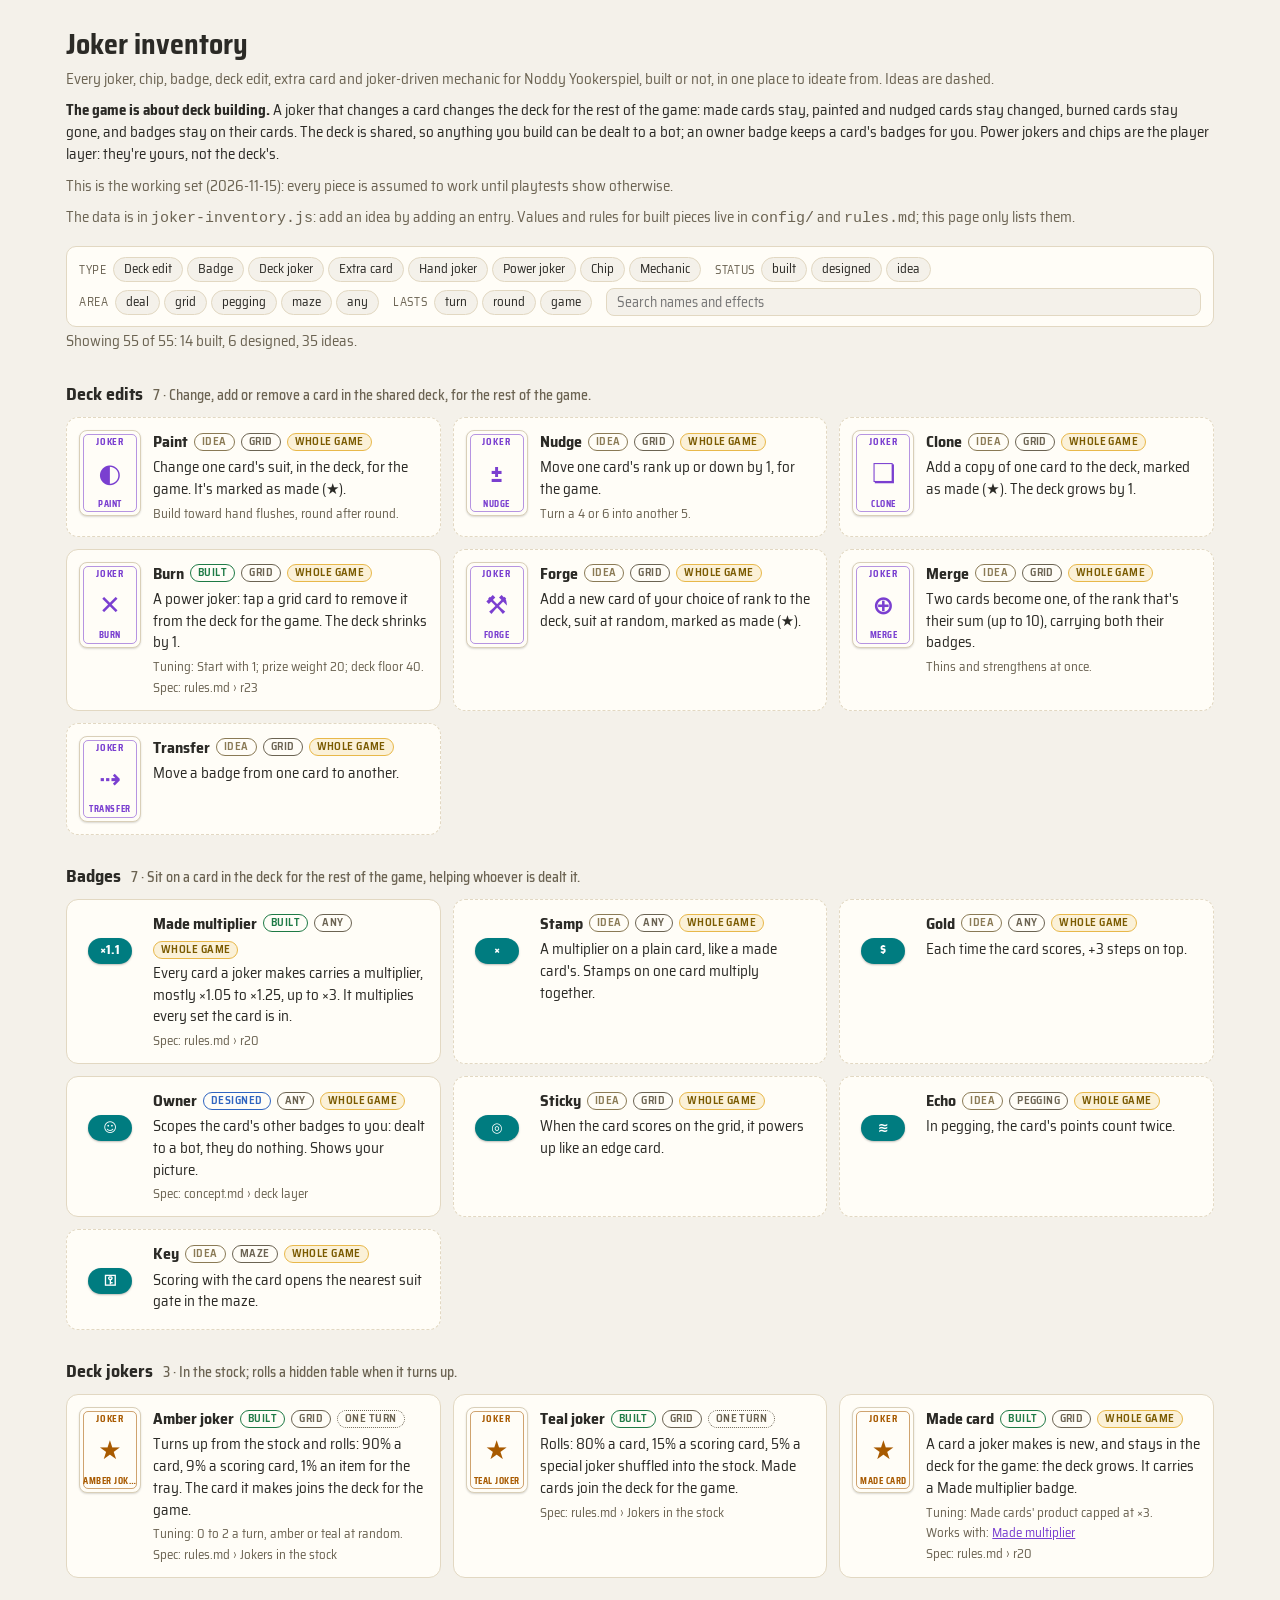
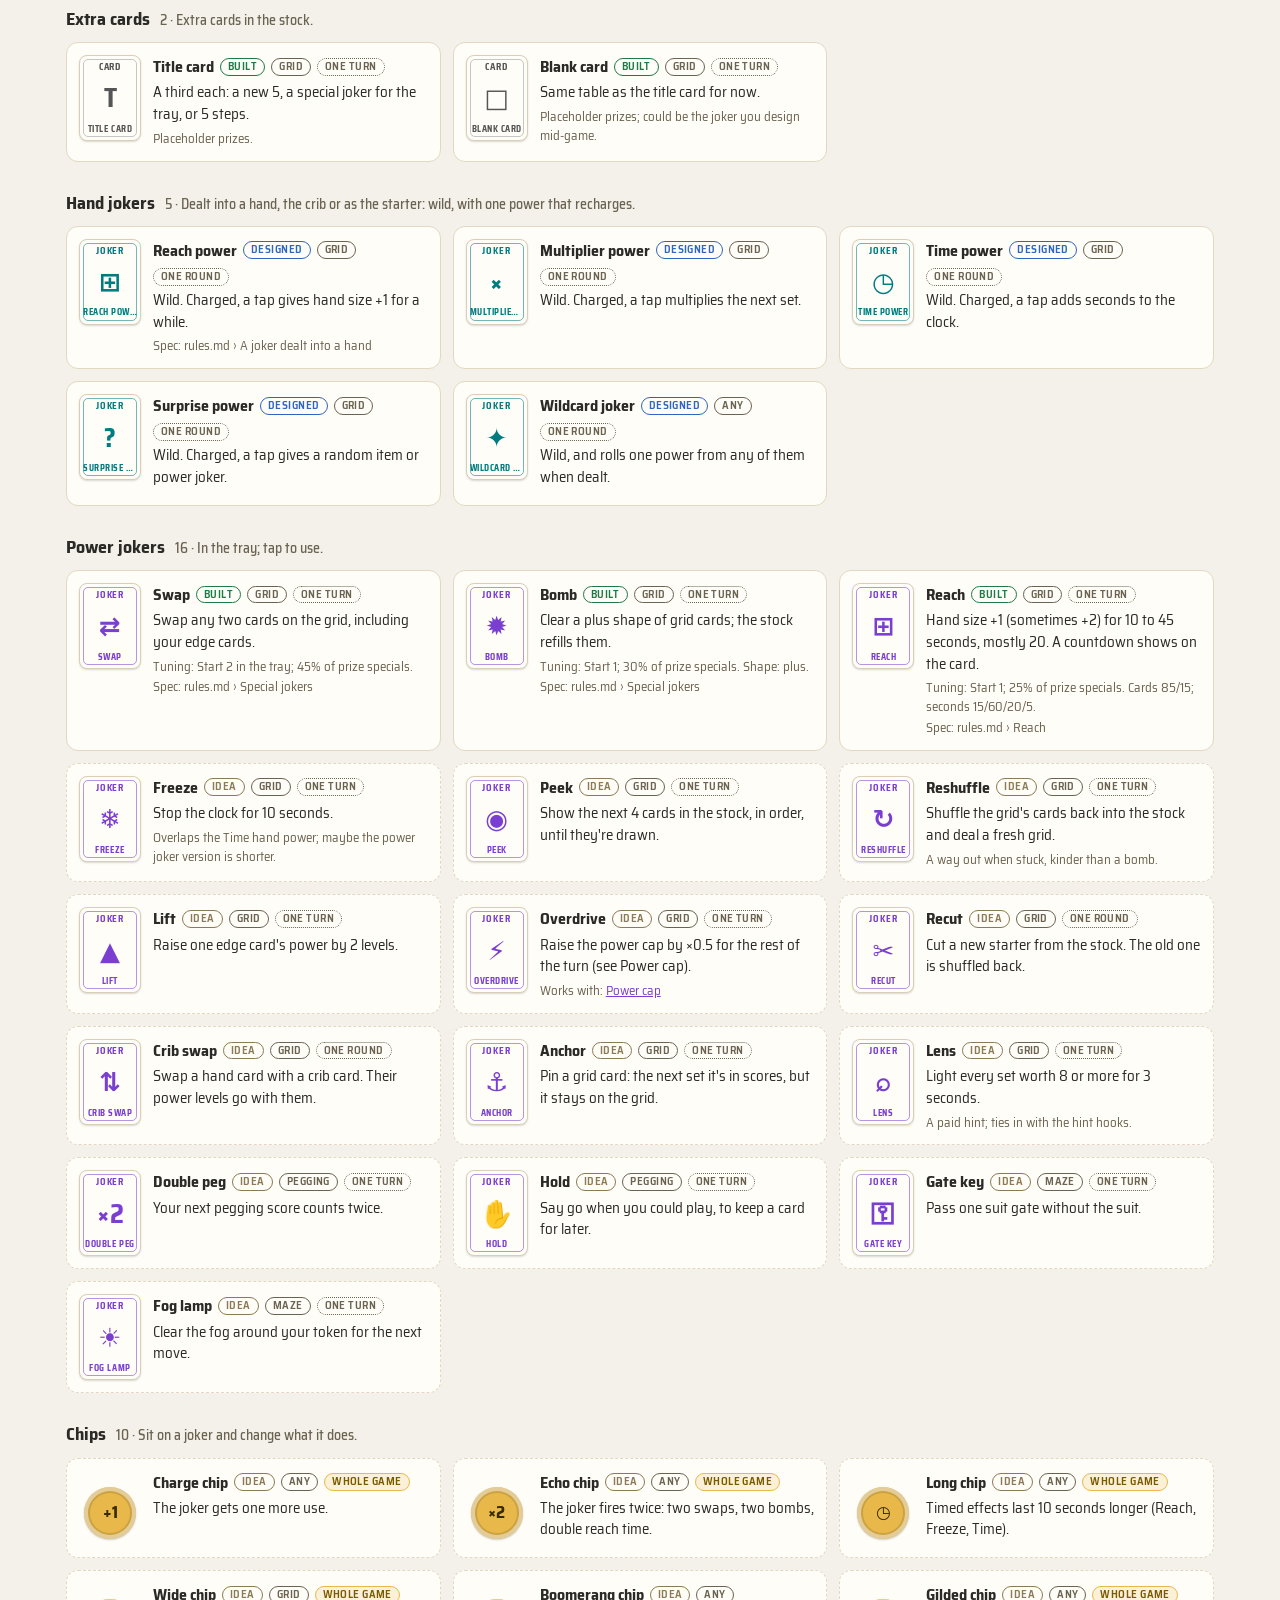
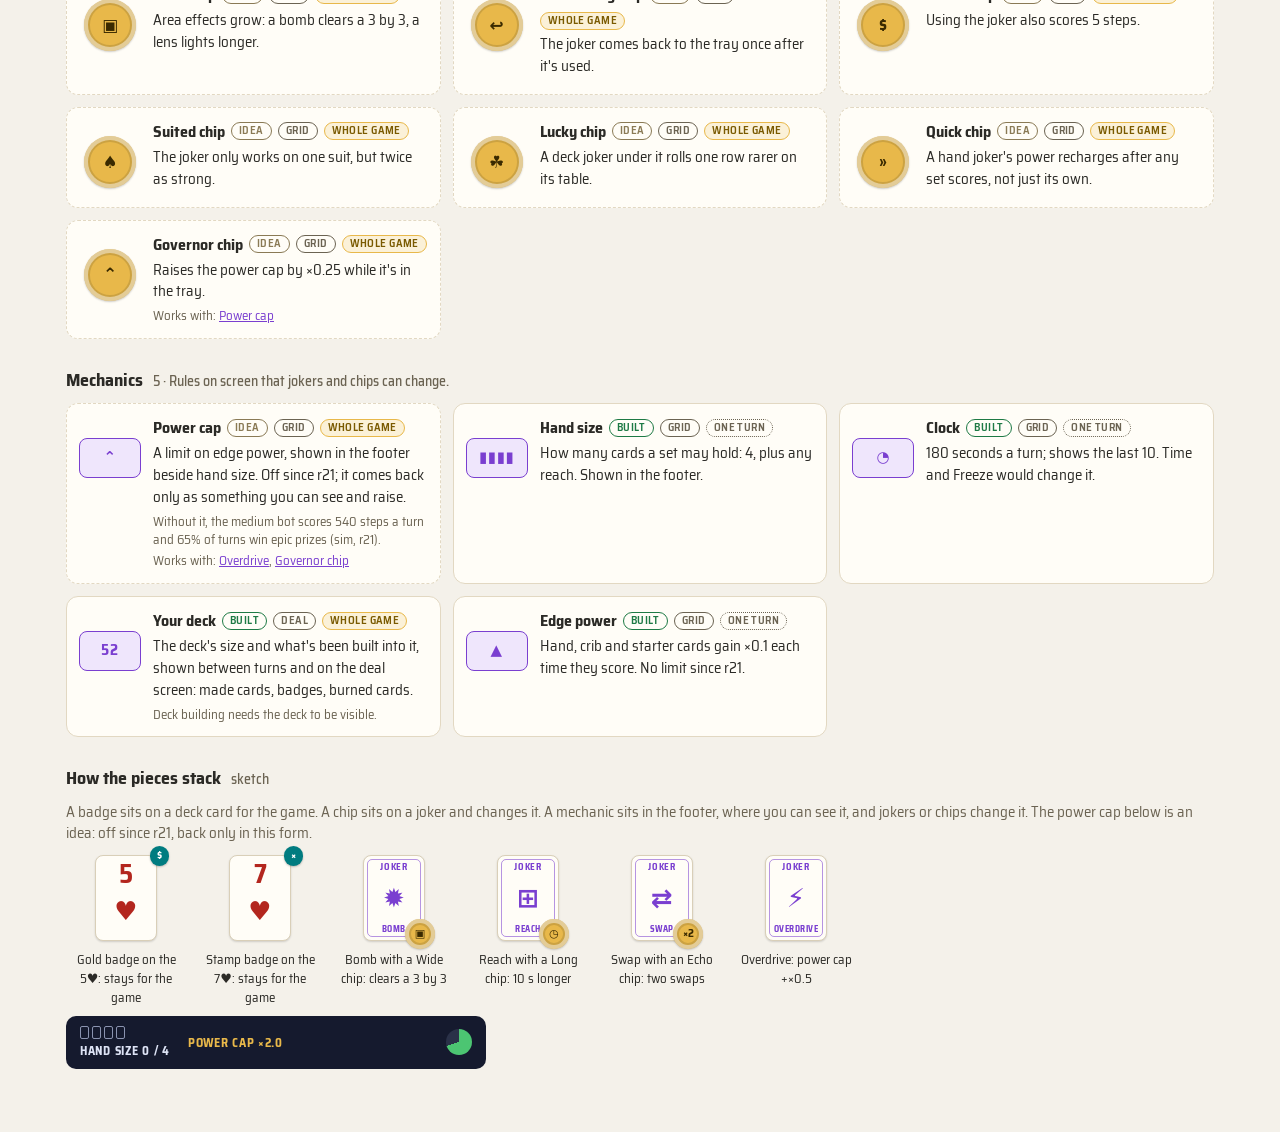
<file: cribbage/minigames/mocks/joker-inventory.html>
<!doctype html>
<html lang="en">
<head>
<meta charset="utf-8">
<meta name="viewport" content="width=device-width, initial-scale=1">
<title>Joker Inventory</title>
<link rel="preconnect" href="https://fonts.googleapis.com">
<link rel="stylesheet" href="https://fonts.googleapis.com/css2?family=Saira+Semi+Condensed:wght@500;600;700&display=swap">
<style>
  :root {
    --bg: #F4F1EA; --text: #2B2A26; --muted: #6B6352; --line: #E2D8C2; --panel: #FFFDF7;
    --card: #FFFDF7; --violet: #7A3FD0; --violet-soft: #EFE6FC; --gold: #E8B84A; --teal: #007C80; --amber: #A85A00;
    --gold-text: #7A5A00; --built: #1E7A45; --designed: #2F64C0; --idea: #8A7A55;
  }
  @media (prefers-color-scheme: dark) {
    :root:not([data-theme="light"]) { --bg: #17140F; --text: #E9DFC9; --muted: #A99E86; --line: #3A3428; --panel: #211D16; --violet-soft: #2C2140; --gold-text: #F2CC6B; --built: #57C98A; --designed: #7FA8F0; --idea: #BFAE84; }
  }
  :root[data-theme="dark"] { --bg: #17140F; --text: #E9DFC9; --muted: #A99E86; --line: #3A3428; --panel: #211D16; --violet-soft: #2C2140; --gold-text: #F2CC6B; --built: #57C98A; --designed: #7FA8F0; --idea: #BFAE84; }
  * { box-sizing: border-box; }
  body { margin: 0; background: var(--bg); color: var(--text); font: 15px/1.45 "Saira Semi Condensed", system-ui, sans-serif; }
  main { max-width: 1180px; margin: 0 auto; padding: 24px 16px 64px; }
  h1 { font-size: 28px; margin: 0 0 4px; }
  h2 { font-size: 18px; margin: 28px 0 10px; display: flex; gap: 10px; align-items: baseline; }
  h2 small { color: var(--muted); font-weight: 500; font-size: 14px; }
  p { margin: 0 0 10px; } .muted { color: var(--muted); }
  .filters { display: flex; flex-wrap: wrap; gap: 6px 14px; align-items: center; margin: 16px 0 4px; padding: 10px 12px; background: var(--panel); border: 1px solid var(--line); border-radius: 10px; }
  .filters .grp { display: flex; flex-wrap: wrap; gap: 4px; align-items: center; }
  .filters .lbl { color: var(--muted); font-size: 12px; text-transform: uppercase; letter-spacing: .06em; margin-right: 2px; }
  .pill { font: inherit; font-size: 13px; border: 1px solid var(--line); background: var(--bg); color: var(--text); border-radius: 999px; padding: 2px 10px; cursor: pointer; }
  .pill[aria-pressed="true"] { background: var(--violet); border-color: var(--violet); color: #fff; }
  .filters input { font: inherit; font-size: 14px; border: 1px solid var(--line); background: var(--bg); color: var(--text); border-radius: 8px; padding: 3px 10px; min-width: 0; flex: 1 1 160px; }
  .grid { display: grid; grid-template-columns: repeat(auto-fill, minmax(290px, 1fr)); gap: 12px; }
  .item { display: flex; gap: 12px; background: var(--panel); border: 1px solid var(--line); border-radius: 12px; padding: 12px; position: relative; }
  .item.idea { border-style: dashed; }
  .item:target { outline: 2px solid var(--violet); }
  .art { flex: 0 0 auto; width: 62px; }
  .card { width: 62px; height: 86px; border-radius: 8px; background: var(--card); border: 1px solid #D9CFB8; box-shadow: 0 1px 2px rgba(0,0,0,.15);
          display: flex; flex-direction: column; align-items: center; justify-content: space-between; padding: 5px 3px; color: var(--violet); position: relative; }
  .card::before { content: ""; position: absolute; inset: 3px; border: 1.5px solid var(--violet); border-radius: 5px; opacity: .55; }
  .card .k { font-size: 9px; font-weight: 700; letter-spacing: .1em; }
  .card .g { font-size: 26px; line-height: 1; font-weight: 700; }
  .card .n { font-size: 8.5px; font-weight: 700; letter-spacing: .06em; text-transform: uppercase; text-align: center; max-width: 54px; overflow: hidden; white-space: nowrap; text-overflow: ellipsis; }
  .card.deck { color: var(--amber); } .card.deck::before { border-color: var(--amber); }
  .card.extra { color: #555; } .card.extra::before { border-color: #999; }
  .card.hand { color: var(--teal); } .card.hand::before { border-color: var(--teal); }
  .chip { width: 52px; height: 52px; border-radius: 50%; margin: 16px auto 0; background: var(--gold); color: #3A2A00; display: grid; place-items: center;
          font-weight: 700; font-size: 17px; box-shadow: inset 0 0 0 4px rgba(255,255,255,.45), inset 0 0 0 6px rgba(0,0,0,.12), 0 1px 2px rgba(0,0,0,.2); }
  .mech { height: 40px; margin-top: 22px; border-radius: 8px; border: 1.5px solid var(--violet); background: var(--violet-soft); color: var(--violet);
          display: grid; place-items: center; font-weight: 700; font-size: 15px; letter-spacing: .04em; }
  .body { min-width: 0; flex: 1; }
  .body h3 { font-size: 16px; margin: 0 0 2px; display: flex; gap: 6px; align-items: center; flex-wrap: wrap; }
  .tag { font-size: 11px; font-weight: 600; letter-spacing: .04em; text-transform: uppercase; border-radius: 999px; padding: 0 7px; border: 1px solid currentColor; }
  .tag.built { color: var(--built); } .tag.designed { color: var(--designed); } .tag.idea { color: var(--idea); }
  .tag.area { color: var(--muted); }
  .tag.lasts.game { color: var(--gold-text); border-color: var(--gold); background: color-mix(in srgb, var(--gold) 18%, transparent); }
  .tag.lasts.turn, .tag.lasts.round { color: var(--muted); border-style: dotted; }
  .badge { margin: 26px auto 0; min-width: 44px; height: 26px; padding: 0 7px; border-radius: 13px; background: var(--teal); color: #fff; font-weight: 700; font-size: 13px;
           display: grid; place-items: center; width: fit-content; box-shadow: 0 1px 2px rgba(0,0,0,.25); }
  .card.plain { color: #B3261E; } .card.plain::before { display: none; }
  .stack .badge { position: absolute; margin: 0; top: -9px; right: -12px; height: 20px; min-width: 0; font-size: 11px; }
  .body .does { margin: 4px 0; }
  .body .meta { font-size: 13px; color: var(--muted); margin: 2px 0 0; }
  .body .links a { color: var(--violet); }
  .empty { color: var(--muted); padding: 20px 0; }
  .combo { display: flex; gap: 14px; flex-wrap: wrap; align-items: flex-start; margin-top: 8px; }
  .combo .stack { position: relative; width: 62px; }
  .combo .stack .chip { position: absolute; width: 30px; height: 30px; font-size: 11px; margin: 0; right: -10px; bottom: -8px; }
  .combo figure { margin: 0; display: flex; flex-direction: column; align-items: center; gap: 10px; width: 120px; text-align: center; font-size: 13px; }
  .footbar { display: flex; align-items: center; gap: 18px; background: #151A2E; color: #DDE3F5; border-radius: 10px; padding: 10px 14px; margin-top: 8px; max-width: 420px; font-size: 12px; font-weight: 700; letter-spacing: .06em; }
  .footbar .pips { display: flex; gap: 3px; margin-bottom: 3px; } .footbar .pips i { width: 9px; height: 13px; border: 1.5px solid #8A93B0; border-radius: 2px; }
  .footbar .cap { color: var(--gold); } .footbar .clk { margin-left: auto; width: 26px; height: 26px; border-radius: 50%; background: conic-gradient(#4CC572 0 70%, #2A3148 70%); }
</style>
</head>
<body>
<main>
  <h1>Joker inventory</h1>
  <p class="muted">Every joker, chip, badge, deck edit, extra card and joker-driven mechanic for Noddy Yookerspiel, built or not, in one place to ideate from. Ideas are dashed.</p>
  <p><strong>The game is about deck building.</strong> A joker that changes a card changes the deck for the rest of the game: made cards stay, painted and nudged cards stay changed, burned cards stay gone, and badges stay on their cards. The deck is shared, so anything you build can be dealt to a bot; an owner badge keeps a card's badges for you. Power jokers and chips are the player layer: they're yours, not the deck's.</p>
  <p class="muted">This is the working set (2026-11-15): every piece is assumed to work until playtests show otherwise.</p>
  <p class="muted"> The data is in <code>joker-inventory.js</code>: add an idea by adding an entry. Values and rules for built pieces live in <code>config/</code> and <code>rules.md</code>; this page only lists them.</p>

  <div class="filters" role="group" aria-label="Filters">
    <div class="grp" id="f-type"><span class="lbl">Type</span></div>
    <div class="grp" id="f-status"><span class="lbl">Status</span></div>
    <div class="grp" id="f-area"><span class="lbl">Area</span></div>
    <div class="grp" id="f-lasts"><span class="lbl">Lasts</span></div>
    <input id="q" type="search" placeholder="Search names and effects" aria-label="Search">
  </div>
  <p class="muted" id="count"></p>

  <div id="out"></div>

  <h2>How the pieces stack <small>sketch</small></h2>
  <p class="muted">A badge sits on a deck card for the game. A chip sits on a joker and changes it. A mechanic sits in the footer, where you can see it, and jokers or chips change it. The power cap below is an idea: off since r21, back only in this form.</p>
  <div class="combo" id="combo"></div>
  <div class="footbar" aria-label="Footer sketch with a power cap">
    <div><div class="pips"><i></i><i></i><i></i><i></i></div>HAND SIZE 0 / 4</div>
    <div class="cap">POWER CAP ×2.0</div>
    <div class="clk" aria-label="Clock"></div>
  </div>
</main>
<script src="joker-inventory.js"></script>
<script>
  const TYPES = { edit: "Deck edits", badge: "Badges", deck: "Deck jokers", extra: "Extra cards", hand: "Hand jokers", power: "Power jokers", chip: "Chips", mech: "Mechanics" };
  const TYPE_NOTE = {
    power: "In the tray; tap to use.", hand: "Dealt into a hand, the crib or as the starter: wild, with one power that recharges.",
    deck: "In the stock; rolls a hidden table when it turns up.", extra: "Extra cards in the stock.",
    chip: "Sit on a joker and change what it does.",
    edit: "Change, add or remove a card in the shared deck, for the rest of the game.",
    badge: "Sit on a card in the deck for the rest of the game, helping whoever is dealt it.", mech: "Rules on screen that jokers and chips can change.",
  };
  const STATUS = ["built", "designed", "idea"];
  const LASTS = ["turn", "round", "game"];
  const AREAS = ["deal", "grid", "pegging", "maze", "any"];
  const inv = window.INVENTORY;
  const byId = Object.fromEntries(inv.map(x => [x.id, x]));
  const state = { type: new Set(), status: new Set(), area: new Set(), lasts: new Set(), q: "" };
  try { const s = JSON.parse(localStorage.getItem("joker-inventory-filters") || "null"); if (s) for (const k of ["type", "status", "area", "lasts"]) state[k] = new Set(s[k]); } catch (e) {}

  const esc = s => String(s).replace(/[&<>"]/g, c => ({ "&": "&amp;", "<": "&lt;", ">": "&gt;", '"': "&quot;" })[c]);
  function art(x) {
    if (x.type === "chip") return `<div class="chip">${esc(x.glyph)}</div>`;
    if (x.type === "mech") return `<div class="mech">${esc(x.glyph)}</div>`;
    if (x.type === "badge") return `<div class="badge">${esc(x.glyph)}</div>`;
    const kind = x.type === "extra" ? "CARD" : "JOKER";
    return `<div class="card ${x.type}"><span class="k">${kind}</span><span class="g">${esc(x.glyph)}</span><span class="n">${esc(x.name)}</span></div>`;
  }
  function item(x) {
    const links = (x.links || []).filter(l => byId[l]).map(l => `<a href="#${l}">${esc(byId[l].name)}</a>`).join(", ");
    return `<article class="item ${x.status}" id="${x.id}">
      <div class="art">${art(x)}</div>
      <div class="body">
        <h3>${esc(x.name)} <span class="tag ${x.status}">${x.status}</span> <span class="tag area">${x.area}</span> <span class="tag lasts ${x.lasts}">${x.lasts === "game" ? "whole game" : "one " + x.lasts}</span></h3>
        <p class="does">${esc(x.does)}</p>
        ${x.tune ? `<p class="meta">Tuning: ${esc(x.tune)}</p>` : ""}
        ${x.notes ? `<p class="meta">${esc(x.notes)}</p>` : ""}
        ${links ? `<p class="meta links">Works with: ${links}</p>` : ""}
        ${x.source ? `<p class="meta">Spec: ${esc(x.source)}</p>` : ""}
      </div></article>`;
  }
  function pills(el, key, values, label) {
    for (const v of values) {
      const b = document.createElement("button");
      b.className = "pill"; b.textContent = label ? label(v) : v;
      b.setAttribute("aria-pressed", state[key].has(v));
      b.onclick = () => { state[key].has(v) ? state[key].delete(v) : state[key].add(v); b.setAttribute("aria-pressed", state[key].has(v)); render(); };
      el.appendChild(b);
    }
  }
  function render() {
    try { localStorage.setItem("joker-inventory-filters", JSON.stringify({ type: [...state.type], status: [...state.status], area: [...state.area], lasts: [...state.lasts] })); } catch (e) {}
    const q = state.q.toLowerCase();
    const shown = inv.filter(x => (!state.type.size || state.type.has(x.type)) && (!state.status.size || state.status.has(x.status))
      && (!state.area.size || state.area.has(x.area)) && (!state.lasts.size || state.lasts.has(x.lasts)) && (!q || (x.name + " " + x.does + " " + (x.notes || "")).toLowerCase().includes(q)));
    const n = s => inv.filter(x => x.status === s).length;
    document.getElementById("count").textContent =
      `Showing ${shown.length} of ${inv.length}: ${n("built")} built, ${n("designed")} designed, ${n("idea")} ideas.`;
    let html = "";
    for (const [t, title] of Object.entries(TYPES)) {
      const xs = shown.filter(x => x.type === t);
      if (!xs.length) continue;
      html += `<h2>${title} <small>${xs.length} · ${TYPE_NOTE[t]}</small></h2><div class="grid">${xs.map(item).join("")}</div>`;
    }
    document.getElementById("out").innerHTML = html || `<p class="empty">Nothing matches.</p>`;
  }
  pills(document.getElementById("f-type"), "type", Object.keys(TYPES), t => TYPES[t].replace(/s$/, "").replace("Mechanic", "Mechanic"));
  pills(document.getElementById("f-status"), "status", STATUS);
  pills(document.getElementById("f-area"), "area", AREAS);
  pills(document.getElementById("f-lasts"), "lasts", LASTS);
  document.getElementById("q").oninput = e => { state.q = e.target.value; render(); };

  // The stacking sketch: a joker with a chip on it, and the chip or joker that would change the cap.
  const fig = (a, b, cap) => `<figure><div class="stack">${art(byId[a])}${b ? `<div class="chip">${esc(byId[b].glyph)}</div>` : ""}</div>${cap}</figure>`;
  const deckCard = (rank, suit, badge) => `<figure><div class="stack"><div class="card plain"><span class="g">${rank}</span><span class="g">${suit}</span><span></span></div>${badge ? `<div class="badge">${esc(byId[badge].glyph)}</div>` : ""}</div>${esc(byId[badge].name)} badge on the ${rank}${suit}: stays for the game</figure>`;
  document.getElementById("combo").innerHTML = deckCard("5", "♥", "b-gold") + deckCard("7", "♥", "b-stamp") +
    fig("bomb", "c-wide", "Bomb with a Wide chip: clears a 3 by 3") +
    fig("reach", "c-long", "Reach with a Long chip: 10 s longer") +
    fig("swapper", "c-echo", "Swap with an Echo chip: two swaps") +
    fig("overdrive", null, "Overdrive: power cap +×0.5");
  render();
</script>
</body>
</html>
</file>
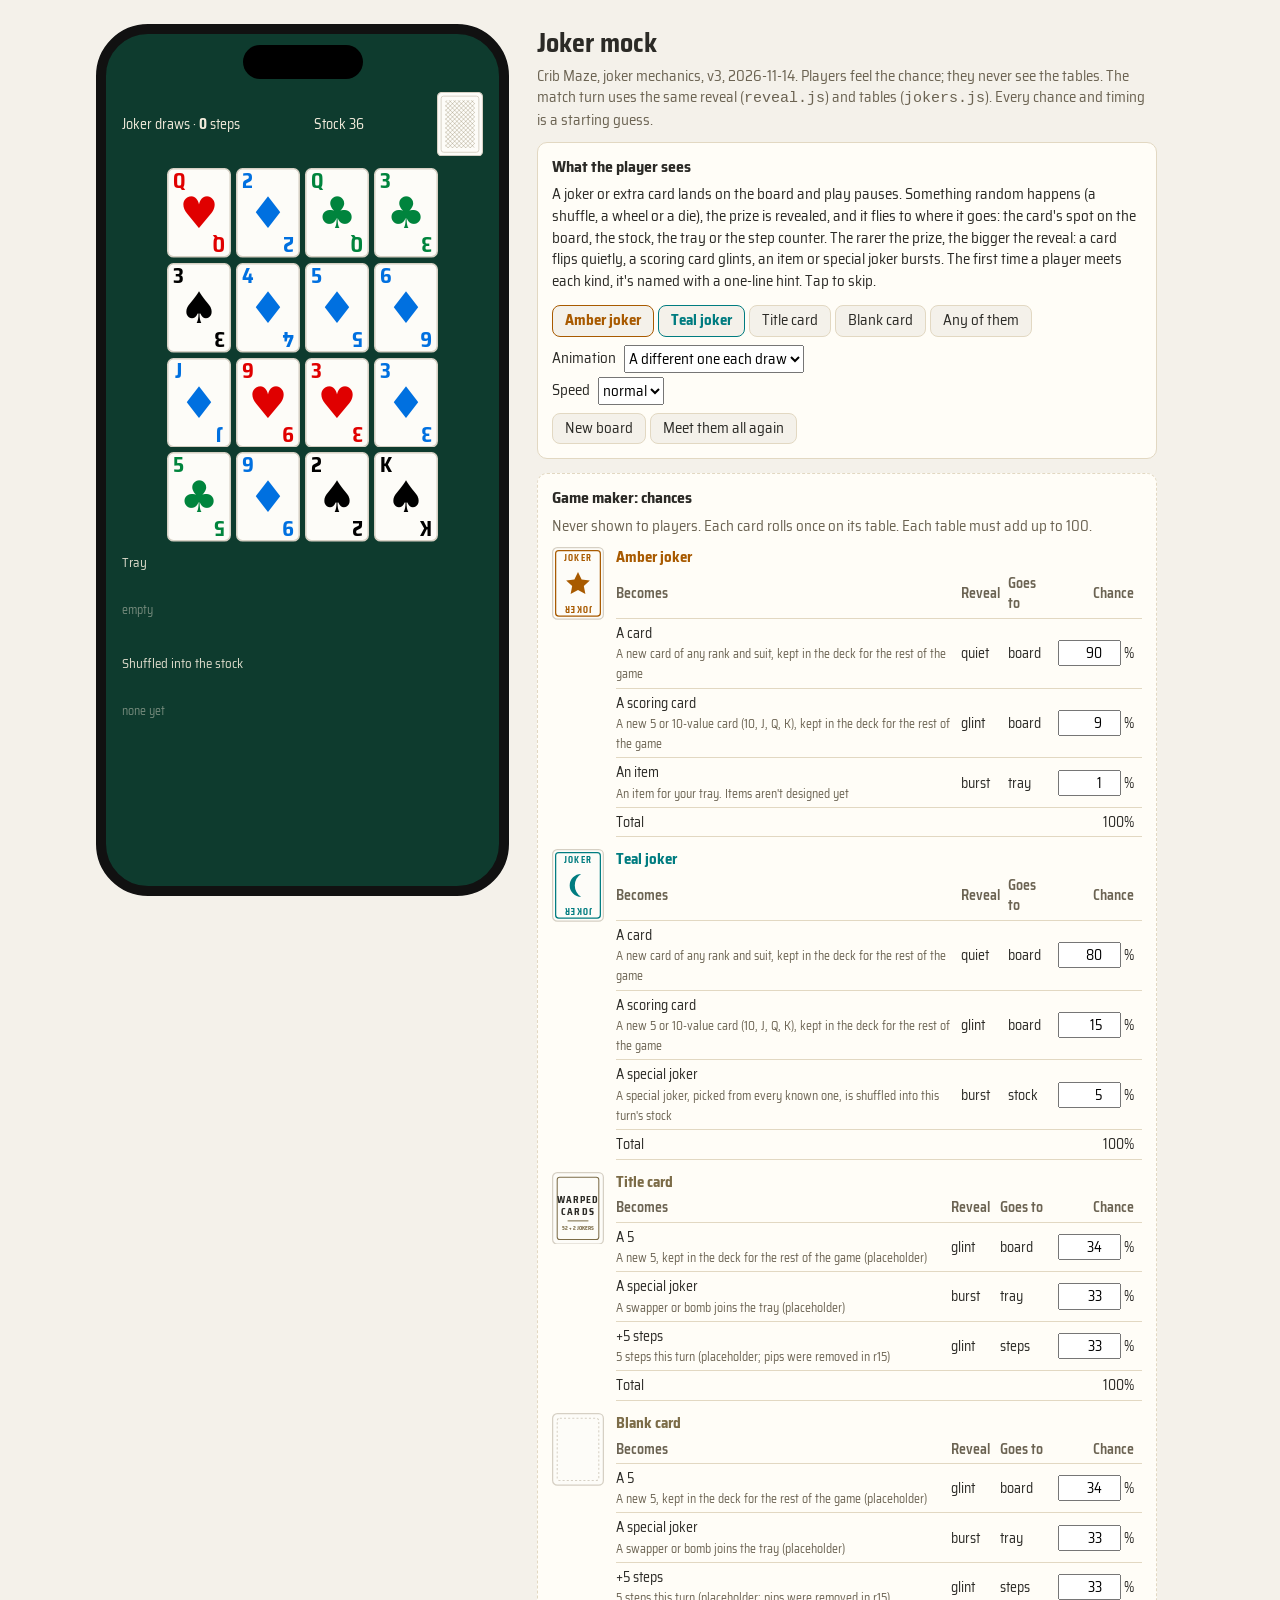
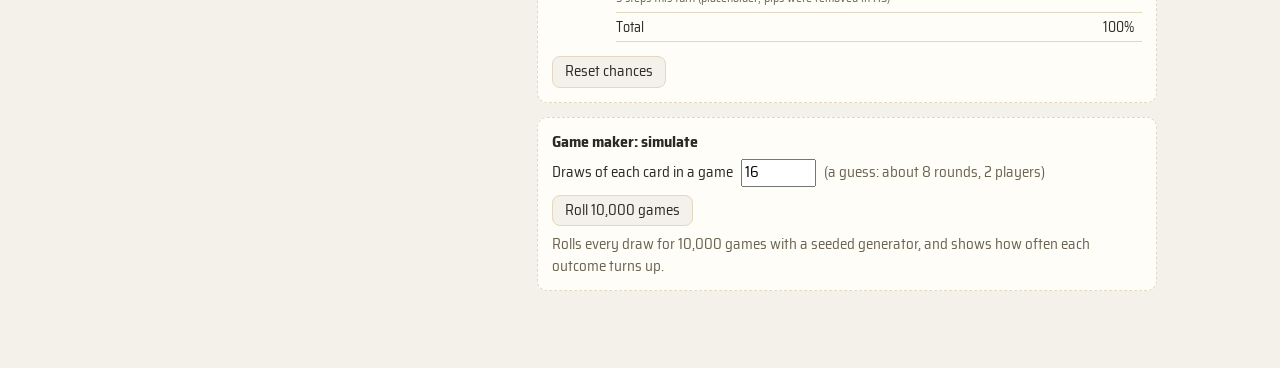
<file: cribbage/minigames/mocks/jokers.html>
<!doctype html>
<html lang="en">
<head>
<meta charset="utf-8">
<meta name="viewport" content="width=device-width, initial-scale=1">
<title>Joker Mock</title>
<link rel="preconnect" href="https://fonts.googleapis.com">
<link rel="stylesheet" href="https://fonts.googleapis.com/css2?family=Saira+Semi+Condensed:wght@500;600;700&display=swap">
<link rel="stylesheet" href="reveal.css">
<style>
  :root {
    --bg: #F4F1EA; --text: #2B2A26; --muted: #6B6352; --line: #E2D8C2; --panel: #FFFDF7;
    --felt: #0E3B2E; --felt-text: #F3ECDC; --gold: #E8B84A; --amber: #A85A00; --teal: #007C80; --cw: 64px; --gap: 5px;
  }
  @media (prefers-color-scheme: dark) {
    :root:not([data-theme="light"]) { --bg: #17140F; --text: #E9DFC9; --muted: #A99E86; --line: #3A3428; --panel: #211D16; }
  }
  :root[data-theme="dark"] { --bg: #17140F; --text: #E9DFC9; --muted: #A99E86; --line: #3A3428; --panel: #211D16; }
  * { box-sizing: border-box; }
  body { margin: 0; background: var(--bg); color: var(--text); font: 15px/1.45 "Saira Semi Condensed", system-ui, sans-serif; }
  main { max-width: 1120px; margin: 0 auto; padding: 24px 16px 64px; display: flex; flex-wrap: wrap; gap: 28px; align-items: flex-start; }
  h1 { font-size: 26px; margin: 0 0 4px; }
  p { margin: 0 0 10px; } .muted { color: var(--muted); }
  .side { flex: 1 1 340px; min-width: 0; max-width: 620px; }
  .panel { background: var(--panel); border: 1px solid var(--line); border-radius: 10px; padding: 12px 14px; margin-bottom: 14px; }
  .panel h3 { font-size: 16px; margin: 0 0 6px; }
  .panel.maker { border-style: dashed; }
  .panel label { display: flex; gap: 8px; align-items: center; margin: 4px 0; }
  .panel select, .panel input { font: inherit; }
  .btn { font: inherit; border: 1px solid var(--line); background: var(--bg); color: var(--text); border-radius: 8px; padding: 4px 12px; cursor: pointer; margin: 2px 4px 2px 0; }
  .btn:disabled { opacity: .4; cursor: default; }
  .btn.amber { border-color: var(--amber); color: var(--amber); font-weight: 700; }
  .btn.teal { border-color: var(--teal); color: var(--teal); font-weight: 700; }
  table.t { border-collapse: collapse; width: 100%; font-size: 14px; }
  table.t th, table.t td { text-align: left; padding: 4px 8px 4px 0; border-bottom: 1px solid var(--line); vertical-align: middle; }
  table.t th { color: var(--muted); font-weight: 600; }
  table.t td.n, table.t th.n { text-align: right; white-space: nowrap; font-variant-numeric: tabular-nums; }
  table.t input { width: 4.5em; text-align: right; }
  .kind { display: flex; gap: 12px; align-items: flex-start; margin-bottom: 12px; }
  .kind .art { width: 52px; flex: none; } .kind .art svg { width: 100%; display: block; }
  .warn-sum { color: #C00000; font-weight: 600; }

  /* Phone: 393 x 852 pt screen, 1 CSS px = 1 pt */
  .phone { width: 413px; height: 872px; border-radius: 52px; border: 10px solid #111; background: var(--felt);
           position: relative; overflow: hidden; flex: none; color: var(--felt-text); user-select: none; }
  .phone::before { content: ""; position: absolute; top: 11px; left: 50%; transform: translateX(-50%); width: 120px; height: 34px; background: #000; border-radius: 20px; z-index: 9; }
  .screen { position: absolute; inset: 0; padding: 58px 16px 20px; display: flex; flex-direction: column; gap: 12px; }
  .top { display: flex; justify-content: space-between; align-items: center; font-size: 14px; }
  .pile { width: 46px; position: relative; } .pile svg { width: 100%; display: block; }
  .pulse { animation: pulse .5s ease-out; }
  .count { position: absolute; bottom: -6px; right: -6px; background: #6A1B9A; color: #fff; font-weight: 700; font-size: 11px; border-radius: 9px; min-width: 18px; line-height: 18px; text-align: center; padding: 0 4px; }
  @keyframes pulse { 40% { transform: scale(1.2) rotate(4deg); } }
  .board { display: grid; grid-template-columns: repeat(4, var(--cw)); gap: var(--gap); justify-content: center; }
  .cell { width: var(--cw); aspect-ratio: 5 / 7; position: relative; }
  .cell .card { width: 100%; height: 100%; border-radius: 5px; transition: transform .2s, box-shadow .2s; }
  .cell .card svg { width: 100%; height: 100%; display: block; }
  .cell.drop .card { animation: drop .45s cubic-bezier(.3,1.4,.6,1) both; }
  .cell.joker .card { box-shadow: 0 0 0 3px #fff, 0 0 20px 6px rgba(255,255,255,.5); transform: scale(1.08); }
  .cell.hole { border: 1px dashed rgba(243,236,220,.3); border-radius: 5px; } .cell.hole .card { visibility: hidden; }
  .cell.land .card { animation: land .35s ease-out; box-shadow: 0 0 0 3px var(--gold), 0 0 16px 5px rgba(232,184,74,.7); }
  @keyframes drop { from { transform: translateY(-260px) rotate(-12deg); opacity: 0; } to { transform: none; opacity: 1; } }
  @keyframes land { 0% { transform: scale(1.25); } 100% { transform: none; } }
  .strip { font-size: 13px; opacity: .9; }
  .strip .row { display: flex; gap: 10px; align-items: flex-end; min-height: 66px; margin-top: 4px; }
  .mini { width: 42px; position: relative; } .mini svg { width: 100%; display: block; border-radius: 4px; }
  .item { width: 42px; aspect-ratio: 5 / 7; border-radius: 5px; border: 2px dashed var(--gold); display: grid; place-items: center; font-size: 11px; font-weight: 700; color: var(--gold); text-align: center; line-height: 1.1; background: rgba(0,0,0,.15); }
  .empty-note { opacity: .5; font-size: 12px; align-self: center; }
  .feed { font-size: 14px; display: flex; flex-direction: column; gap: 3px; flex: 1; overflow: hidden; }
  .feed div:first-child { font-weight: 600; }
  @media (max-width: 440px) { .phone { transform: scale(.85); transform-origin: top left; margin-bottom: -128px; margin-right: -60px; } }
</style>
</head>
<body>
<main>
  <div class="phone" id="phone">
    <div class="screen">
      <div class="top"><span>Joker draws · <b id="steps">0</b> steps</span><span id="stockN">Stock --</span><div class="pile" id="pile"></div></div>
      <div class="board" id="board"></div>
      <div class="strip">Tray<div class="row" id="tray"></div></div>
      <div class="strip">Shuffled into the stock<div class="row" id="deckAdds"></div></div>
      <div class="feed" id="feed"></div>
    </div>
    <div class="stage" id="stage"><div class="rays"></div><div class="caption"></div><div class="tapnote">Tap to skip</div></div>
  </div>

  <div class="side">
    <h1>Joker mock</h1>
    <p class="muted">Crib Maze, joker mechanics, v3, 2026-11-14. Players feel the chance; they never see the tables. The match turn uses the same reveal (<code>reveal.js</code>) and tables (<code>jokers.js</code>). Every chance and timing is a starting guess.</p>

    <div class="panel">
      <h3>What the player sees</h3>
      <p>A joker or extra card lands on the board and play pauses. Something random happens (a shuffle, a wheel or a die), the prize is revealed, and it flies to where it goes: the card's spot on the board, the stock, the tray or the step counter. The rarer the prize, the bigger the reveal: a card flips quietly, a scoring card glints, an item or special joker bursts. The first time a player meets each kind, it's named with a one-line hint. Tap to skip.</p>
      <p style="margin-bottom:6px"><button class="btn amber" data-draw="amber">Amber joker</button><button class="btn teal" data-draw="teal">Teal joker</button><button class="btn" data-draw="title">Title card</button><button class="btn" data-draw="blank">Blank card</button><button class="btn" data-draw="any">Any of them</button></p>
      <label>Animation <select id="optAnim"><option value="random" selected>A different one each draw</option><option value="shuffle">Shuffle</option><option value="wheel">Wheel</option><option value="die">Die</option></select></label>
      <label>Speed <select id="optSpeed"><option value="1.4">slow</option><option value="1" selected>normal</option><option value="0.6">quick</option></select></label>
      <p style="margin:6px 0 0"><button class="btn" id="resetBoard">New board</button><button class="btn" id="resetSeen">Meet them all again</button></p>
    </div>

    <div class="panel maker">
      <h3>Game maker: chances</h3>
      <p class="muted">Never shown to players. Each card rolls once on its table. Each table must add up to 100.</p>
      <div id="tables"></div>
      <p style="margin:0"><button class="btn" id="resetOdds">Reset chances</button></p>
    </div>

    <div class="panel maker">
      <h3>Game maker: simulate</h3>
      <label>Draws of each card in a game <input type="number" id="perGame" value="16" min="1" max="200" style="width:5em"> <span class="muted">(a guess: about 8 rounds, 2 players)</span></label>
      <p style="margin:6px 0"><button class="btn" id="simBtn">Roll 10,000 games</button></p>
      <div id="sim"><p class="muted" style="margin:0">Rolls every draw for 10,000 games with a seeded generator, and shows how often each outcome turns up.</p></div>
    </div>
  </div>
</main>

<script src="../../../design/cards/cards.js"></script>
<script src="jokers.js"></script>
<script src="reveal.js"></script>
<script>
const WC = window.WarpedCards, J = window.WarpedJokers, RV = window.WarpedReveal;
const $ = (id) => document.getElementById(id);
const SUITS = ["S", "H", "D", "C"];
const KINDS = Object.keys(J.KINDS);
const label = (c) => c.sj ? WC.SPECIALS[c.sj].name : WC.RANKS[c.r - 1] + WC.SUITS[c.s].glyph;
const kindName = (k) => J.KINDS[k].joker ? WC.JOKERS[k].name : WC.EXTRAS[k].name;
const kindArt = (k) => J.KINDS[k].joker ? WC.joker(k) : WC.extra(k);
const kindColour = (k) => J.KINDS[k].joker ? WC.JOKERS[k].colour : "#7C6C48";
const INTRO_COLOUR = { amber: "#F2B266", teal: "#5FD3D6" }; // light versions for the dark stage
const face = (c) => c.sj ? WC.special(c.sj) : c.x ? kindArt(c.x) : WC.front({ rank: WC.RANKS[c.r - 1], suit: c.s, form: "standard" });
const shuffle = (a) => { for (let i = a.length - 1; i > 0; i--) { const j = Math.floor(Math.random() * (i + 1)); [a[i], a[j]] = [a[j], a[i]]; } return a; };
const sleep = (ms) => new Promise(r => setTimeout(r, ms));
const START = JSON.parse(JSON.stringify(J.TABLES));
const POWER = Object.keys(WC.SPECIALS); // every known special joker

let B;
function newBoard() {
  const deck = [];
  for (const s of SUITS) for (let r = 1; r <= 13; r++) deck.push({ r, s });
  shuffle(deck);
  B = { stock: deck, grid: deck.splice(0, 16), tray: [], deckAdds: {}, steps: 0, busy: false, hole: -1 };
  $("feed").innerHTML = "";
  render();
}
function render(fx) {
  const b = $("board"); b.innerHTML = "";
  B.grid.forEach((c, i) => {
    const d = document.createElement("div");
    d.className = "cell" + (i === B.hole ? " hole" : "") + (fx && fx.i === i ? " " + fx.cls : "");
    d.innerHTML = `<div class="card">${face(c)}</div>`;
    b.appendChild(d);
  });
  const adds = Object.values(B.deckAdds).reduce((a, n) => a + n, 0);
  $("pile").innerHTML = WC.back() + (adds ? `<span class="count">+${adds}</span>` : "");
  $("stockN").textContent = `Stock ${B.stock.length}`;
  $("steps").textContent = B.steps;
  $("tray").innerHTML = B.tray.length ? B.tray.map(t => t === "item" ? `<div class="item">ITEM<br>?</div>` : `<div class="mini">${WC.special(t)}</div>`).join("") : `<span class="empty-note">empty</span>`;
  const list = Object.entries(B.deckAdds);
  $("deckAdds").innerHTML = list.length ? list.map(([t, n]) => `<div class="mini">${WC.special(t)}<span class="count">${n}</span></div>`).join("") : `<span class="empty-note">none yet</span>`;
  document.querySelectorAll("[data-draw], #resetBoard").forEach(btn => btn.disabled = B.busy || !tablesOk());
}
function feed(t) { const f = $("feed"), d = document.createElement("div"); d.textContent = t; f.prepend(d); while (f.children.length > 6) f.lastChild.remove(); }
const metKey = (k) => "crib-maze-joker-met-" + k;
const met = (k) => { try { return localStorage.getItem(metKey(k)) === "1"; } catch (e) { return !!B["met" + k]; } };
const markMet = (k) => { B["met" + k] = true; try { localStorage.setItem(metKey(k), "1"); } catch (e) {} };

// ---------- Drawing ----------
async function draw(kind) {
  if (B.busy || !tablesOk()) return;
  B.busy = true;
  const i = Math.floor(Math.random() * 16);
  B.stock.push(B.grid[i]); // the card it lands on goes back under the stock
  B.grid[i] = { x: kind };
  render({ i, cls: "drop" }); await sleep(500);
  render({ i, cls: "joker" }); await sleep(300);

  // Roll now; the player only sees the animation and the prize.
  const outcome = J.roll(J.TABLES[kind]), oc = J.OUTCOMES[outcome];
  let card = null, special = null, prizeHtml, prizeName;
  // Cards a joker makes are new cards, kept in the deck for the rest of the game.
  const make = (test) => { const pool = []; for (const s of SUITS) for (let r = 1; r <= 13; r++) if (!test || test({ r })) pool.push({ r, s }); return pool[Math.floor(Math.random() * pool.length)]; };
  if (outcome === "card") card = make();
  else if (outcome === "scoring") card = make(J.isScoring);
  else if (outcome === "five") card = make(c => c.r === 5);
  else if (outcome === "power" || outcome === "named") special = POWER[Math.floor(Math.random() * POWER.length)];
  if (card) { prizeHtml = face(card); prizeName = `A new ${label(card)}`; }
  else if (special) { prizeHtml = WC.special(special); prizeName = outcome === "power" ? `${WC.SPECIALS[special].name}, into the stock` : `${WC.SPECIALS[special].name}, for your tray`; }
  else if (outcome === "steps") { prizeHtml = `<div class="item-face">+5<small>steps</small></div>`; prizeName = "+5 steps"; }
  else { prizeHtml = `<div class="item-face">ITEM<small>?</small></div>`; prizeName = "An item, for your tray"; }

  const target = { board: () => document.querySelectorAll("#board .cell")[i], stock: $("pile"), tray: $("tray"), steps: $("steps") }[oc.goes];
  const first = !met(kind); markMet(kind);
  B.hole = i; render();
  await RV.play({ stage: $("stage"), art: kindArt(kind), colour: kindColour(kind), prizeHtml, prizeName, tier: oc.tier, target,
    intro: first ? { name: kindName(kind), hint: J.KINDS[kind].hint, colour: INTRO_COLOUR[kind] } : null,
    anim: $("optAnim").value, speed: +$("optSpeed").value });

  B.grid[i] = oc.goes === "board" ? card : B.stock.shift(); // otherwise the stock fills the spot
  if (oc.goes === "stock") { B.deckAdds[special] = (B.deckAdds[special] || 0) + 1; B.stock.splice(Math.floor(Math.random() * (B.stock.length + 1)), 0, { r: 0, s: "S", sj: special }); }
  if (oc.goes === "tray") B.tray.push(special || "item");
  if (oc.goes === "steps") B.steps += 5;
  B.hole = -1; render({ i, cls: "land" });
  const pulse = { stock: "pile", tray: "tray", steps: "steps" }[oc.goes];
  if (pulse) { $(pulse).classList.add("pulse"); setTimeout(() => $(pulse).classList.remove("pulse"), 520); }
  feed(`${kindName(kind)}: ${prizeName}`);
  await sleep(300);
  B.busy = false; render();
}
$("phone").addEventListener("pointerdown", () => { if (B.busy) RV.skip(); });

// ---------- Game maker: chances (editable) ----------
function tablesOk() { return Object.values(J.TABLES).every(t => J.total(t) === 100); }
function renderTables() {
  $("tables").innerHTML = KINDS.map(kind => {
    const table = J.TABLES[kind], sum = J.total(table);
    return `<div class="kind"><div class="art">${kindArt(kind)}</div><div style="flex:1">
      <b style="color:${kindColour(kind)}">${kindName(kind)}</b>
      <table class="t"><tr><th>Becomes</th><th>Reveal</th><th>Goes to</th><th class="n">Chance</th></tr>
      ${table.map((o, k) => { const oc = J.OUTCOMES[o.id]; return `<tr><td>${oc.name}<br><span class="muted" style="font-size:12px">${oc.note}</span></td><td>${oc.tier}</td><td>${oc.goes}</td>
        <td class="n"><input type="number" min="0" max="100" step="0.5" value="${o.pct}" data-kind="${kind}" data-k="${k}"> %</td></tr>`; }).join("")}
      <tr><td colspan="3">Total</td><td class="n ${sum === 100 ? "" : "warn-sum"}">${sum}%${sum === 100 ? "" : " (must be 100)"}</td></tr></table></div></div>`;
  }).join("");
  $("tables").querySelectorAll("input").forEach(inp => inp.onchange = () => {
    J.TABLES[inp.dataset.kind][+inp.dataset.k].pct = Math.max(0, +inp.value || 0);
    renderTables(); render();
  });
}

// ---------- Game maker: simulation ----------
function simulate() {
  const n = Math.max(1, +$("perGame").value || 16), games = 10000, r = J.rng(2026);
  let rows = "";
  for (const kind of KINDS) {
    const table = J.TABLES[kind], count = {}, gamesWith = {};
    for (let g = 0; g < games; g++) {
      const got = new Set();
      for (let d = 0; d < n; d++) { const o = J.roll(table, r()); count[o] = (count[o] || 0) + 1; got.add(o); }
      got.forEach(o => gamesWith[o] = (gamesWith[o] || 0) + 1);
    }
    table.forEach(o => {
      rows += `<tr><td><span style="color:${kindColour(kind)};font-weight:700">${kindName(kind)}</span>, ${J.OUTCOMES[o.id].name.toLowerCase()}</td>
        <td class="n">${o.pct}%</td><td class="n">${((count[o.id] || 0) / (games * n) * 100).toFixed(2)}%</td>
        <td class="n">${((gamesWith[o.id] || 0) / games * 100).toFixed(1)}%</td><td class="n">${(J.atLeastOnce(o.pct, n) * 100).toFixed(1)}%</td></tr>`;
    });
  }
  $("sim").innerHTML = `<table class="t"><tr><th>Outcome</th><th class="n">Chance</th><th class="n">Share of rolls</th><th class="n">Games with one</th><th class="n">Expected</th></tr>${rows}</table>
    <p class="muted" style="margin:6px 0 0">${n} draws of each card per game, 10,000 games. "Games with one" is how many games see that outcome at least once; "Expected" is the same worked out exactly.</p>`;
}

document.querySelectorAll("[data-draw]").forEach(btn => btn.onclick = () => draw(btn.dataset.draw === "any" ? KINDS[Math.floor(Math.random() * KINDS.length)] : btn.dataset.draw));
$("resetBoard").onclick = newBoard;
$("resetSeen").onclick = () => { KINDS.forEach(k => { B["met" + k] = false; try { localStorage.removeItem(metKey(k)); } catch (e) {} }); feed("Each card will introduce itself again."); };
$("resetOdds").onclick = () => { Object.keys(START).forEach(k => J.TABLES[k] = JSON.parse(JSON.stringify(START[k]))); renderTables(); render(); };
$("simBtn").onclick = simulate;
renderTables(); newBoard();
</script>
</body>
</html>
</file>
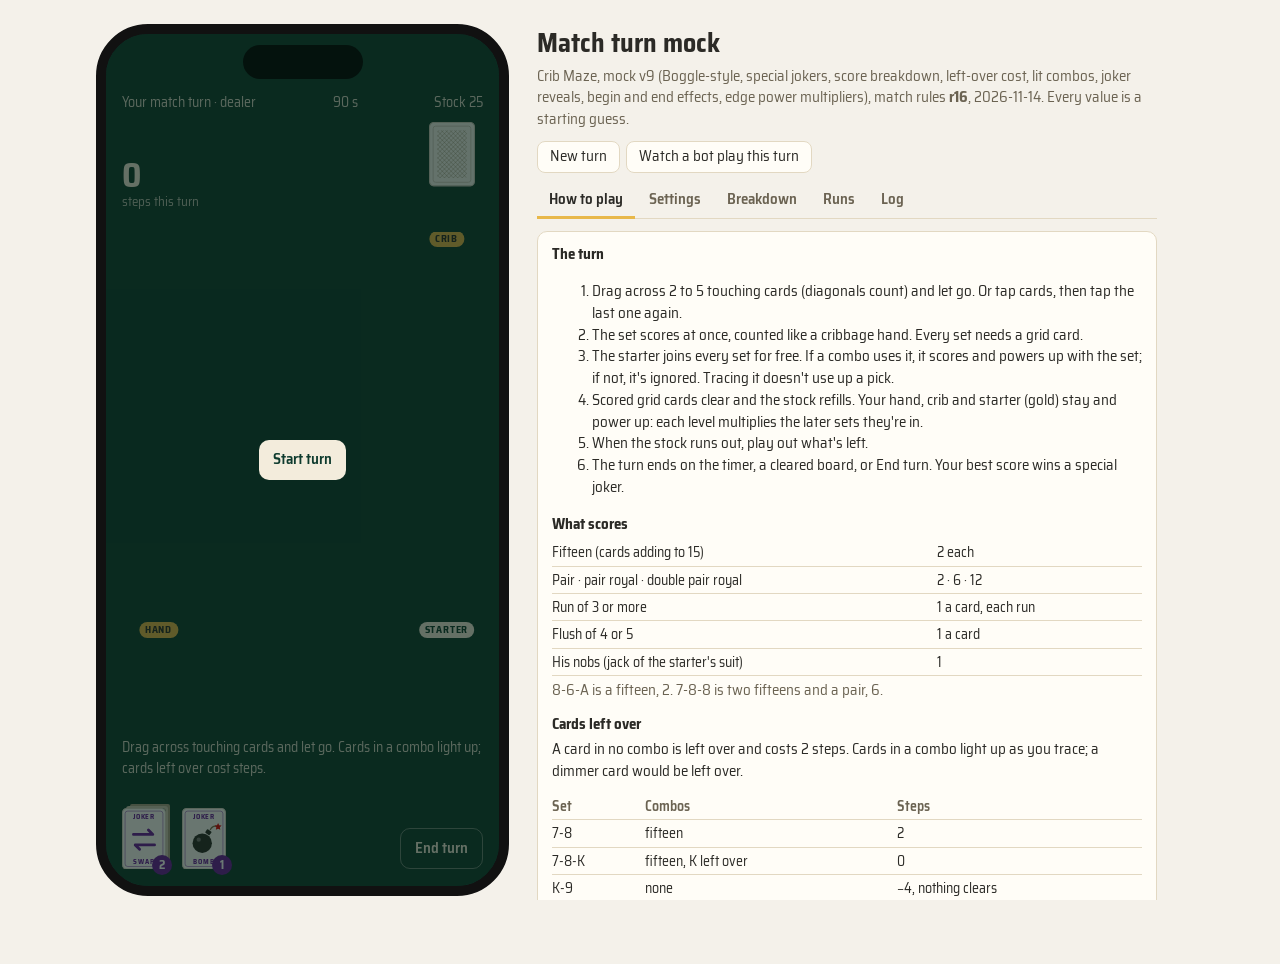
<file: cribbage/minigames/mocks/match-turn.html>
<!doctype html>
<html lang="en">
<head>
<meta charset="utf-8">
<meta name="viewport" content="width=device-width, initial-scale=1">
<title>Match Turn Mock</title>
<link rel="preconnect" href="https://fonts.googleapis.com">
<link rel="stylesheet" href="https://fonts.googleapis.com/css2?family=Saira+Semi+Condensed:wght@500;600;700&display=swap">
<link rel="stylesheet" href="reveal.css">
<style>
  :root {
    --bg: #F4F1EA; --text: #2B2A26; --muted: #6B6352; --line: #E2D8C2; --panel: #FFFDF7;
    --felt: #0E3B2E; --felt-text: #F3ECDC; --gold: #E8B84A; --power: #7FD3FF; --bonus: #C9A0FF; --cw: 64px; --gap: 5px;
  }
  @media (prefers-color-scheme: dark) {
    :root:not([data-theme="light"]) { --bg: #17140F; --text: #E9DFC9; --muted: #A99E86; --line: #3A3428; --panel: #211D16; }
  }
  :root[data-theme="dark"] { --bg: #17140F; --text: #E9DFC9; --muted: #A99E86; --line: #3A3428; --panel: #211D16; }
  * { box-sizing: border-box; }
  body { margin: 0; background: var(--bg); color: var(--text); font: 15px/1.45 "Saira Semi Condensed", system-ui, sans-serif; }
  main { max-width: 1120px; margin: 0 auto; padding: 24px 16px 64px; display: flex; flex-wrap: wrap; gap: 28px; align-items: flex-start; }
  h1 { font-size: 26px; margin: 0 0 4px; }
  p { margin: 0 0 10px; } .muted { color: var(--muted); }
  .side { flex: 1 1 340px; min-width: 0; max-width: 620px; position: sticky; top: 12px; max-height: calc(100vh - 24px); overflow: auto; }
  .toolbar { display: flex; flex-wrap: wrap; gap: 6px; margin: 8px 0 10px; }
  .tabs { display: flex; flex-wrap: wrap; gap: 2px; border-bottom: 1px solid var(--line); margin-bottom: 12px; position: sticky; top: 0; background: var(--bg); z-index: 1; }
  .tab { font: inherit; font-weight: 600; background: none; border: 0; border-bottom: 3px solid transparent; color: var(--muted); padding: 6px 12px; cursor: pointer; margin-bottom: -1px; }
  .tab[aria-selected="true"] { color: var(--text); border-bottom-color: var(--gold); }
  .tab:focus-visible { outline: 2px solid var(--gold); outline-offset: -2px; }
  .side [role="tabpanel"][hidden] { display: none; }
  .howto-h { font-size: 15px; margin: 12px 0 4px; } .howto-h:first-child { margin-top: 0; }
  table.howto { border-collapse: collapse; width: 100%; font-size: 14px; }
  table.howto td, table.howto th { text-align: left; padding: 3px 8px 3px 0; border-bottom: 1px solid var(--line); vertical-align: top; }
  table.howto th { font-weight: 600; color: var(--muted); }
  table.howto.pts td:last-child { white-space: nowrap; }
  .panel { background: var(--panel); border: 1px solid var(--line); border-radius: 10px; padding: 12px 14px; margin-bottom: 14px; }
  .panel label { display: flex; gap: 8px; align-items: center; margin: 4px 0; }
  .panel select { font: inherit; }
  .runs { border-collapse: collapse; font-size: 13px; width: 100%; }
  .runs th, .runs td { text-align: left; padding: 3px 6px; border-bottom: 1px solid var(--line); vertical-align: top; }
  .runs td:not(:first-child), .runs th:not(:first-child) { text-align: right; white-space: nowrap; }
  .btn { font: inherit; border: 1px solid var(--line); background: var(--panel); color: var(--text); border-radius: 8px; padding: 4px 12px; cursor: pointer; }
  ul.tight { margin: 4px 0; padding-left: 18px; }
  #log { font: 12px/1.4 ui-monospace, Menlo, monospace; max-height: 260px; overflow: auto; white-space: pre-wrap; background: var(--bg); padding: 8px; border-radius: 6px; }

  /* Phone: 393 x 852 pt screen, 1 CSS px = 1 pt */
  .phone { width: 413px; height: 872px; border-radius: 52px; border: 10px solid #111; background: var(--felt);
           position: relative; overflow: hidden; flex: none; color: var(--felt-text); user-select: none; -webkit-user-select: none; }
  .phone::before { content: ""; position: absolute; top: 11px; left: 50%; transform: translateX(-50%); width: 120px; height: 34px; background: #000; border-radius: 20px; z-index: 3; }
  .screen { position: absolute; inset: 0; padding: 58px 16px 20px; display: flex; flex-direction: column; gap: 10px; }
  .top { display: flex; justify-content: space-between; align-items: baseline; font-size: 14px; opacity: .9; }
  .steps { display: flex; justify-content: space-between; align-items: baseline; }
  .steps .big { font-size: 34px; font-weight: 700; line-height: 1; }
  .steps .sub { font-size: 13px; opacity: .75; text-align: right; }
  .track { height: 6px; background: rgba(243,236,220,.15); border-radius: 3px; overflow: hidden; }
  .track i { display: block; height: 100%; background: var(--gold); width: 0; transition: width .4s; }

  .board { display: grid; grid-template-columns: repeat(4, var(--cw)) calc(var(--cw) + var(--edge-gap)); gap: var(--gap); justify-content: center;
           overflow: hidden; padding: 9px 9px 6px; margin: 0 -9px; flex: none;
           grid-template-rows: repeat(4, calc(var(--cw) * 1.4)) calc(var(--cw) * 1.4 + var(--edge-gap)); touch-action: none; --edge-gap: 12px; }
  .cell.crib { justify-self: end; }
  .cell.hand { align-self: end; }
  .cell.corner { visibility: hidden; }
  /* Starter in the corner: where the hand row and crib column meet. Tilted, with a
     light ring and a tag, so it reads as the cut card rather than one more edge card. */
  .board .cell.starter { justify-self: end; align-self: end; }
  .board .cell.starter .card { transform: rotate(-5deg); box-shadow: 0 0 0 2px var(--felt-text), 0 4px 8px rgba(0,0,0,.35); border-radius: 5px; }
  .board .cell.starter.sel.used .card { transform: rotate(-5deg) translateY(-4px) scale(1.1); }
  .cell .tag { position: absolute; left: 50%; top: -10px; transform: translateX(-50%); background: var(--felt-text); color: var(--felt);
               font-size: 10px; font-weight: 700; letter-spacing: .08em; border-radius: 8px; padding: 0 6px; line-height: 16px; z-index: 2; pointer-events: none; }
  .cell .tag.gold { background: var(--gold); color: #2B2A26; }
  .starter-wrap { display: flex; align-items: center; gap: 8px; font-size: 13px; opacity: .95; }
  .starter-wrap .cell { width: 46px; }
  .starter-wrap .pile { cursor: default; }
  .starter-wrap .chip { font-size: 11px; line-height: 16px; }
  .cell { width: var(--cw); aspect-ratio: 5 / 7; position: relative; cursor: pointer; }
  .cell .card { width: 100%; height: 100%; transition: transform .12s; }
  .cell .card svg { width: 100%; height: 100%; display: block; }
  .cell.empty { border: 1px dashed rgba(243,236,220,.25); border-radius: 5px; }
  .cell.edge .card { box-shadow: 0 0 0 2px var(--gold); border-radius: 5px; }
  /* Selected cards: every selected card looks selected (white ring, small lift). Cards that
     are part of a combo in the trace light up more: bigger, brighter and glowing. */
  .cell .card { transition: transform .12s, filter .12s, box-shadow .12s; }
  .cell.sel .card { transform: translateY(-2px) scale(1.04); box-shadow: 0 0 0 2px #fff, 0 4px 8px rgba(0,0,0,.3); border-radius: 5px; }
  .board .cell.starter.sel .card { transform: rotate(-5deg) translateY(-2px) scale(1.04); }
  .cell.sel.used { z-index: 1; }
  .cell .made { position: absolute; top: -5px; left: -5px; width: 16px; line-height: 16px; border-radius: 8px; text-align: center; font-size: 10px; background: #E8B84A; color: #2B2A26; pointer-events: none; }
  .cell.armed-src .card { transform: translateY(-6px); box-shadow: 0 0 0 3px #fff, 0 6px 12px rgba(0,0,0,.4); }
  .cell.sel.used .card { transform: translateY(-4px) scale(1.1); filter: brightness(1.12) saturate(1.1);
                         box-shadow: 0 0 0 3px #fff, 0 0 16px 5px rgba(255,255,255,.55), 0 8px 12px rgba(0,0,0,.35); }
  .cell .order { position: absolute; bottom: -4px; left: -4px; background: #fff; color: #0E3B2E; font-weight: 700; font-size: 11px;
                 border-radius: 9px; width: 18px; line-height: 18px; text-align: center; z-index: 2; }
  .cell.hit .card { animation: pop .32s ease-out; box-shadow: 0 0 0 3px #fff, 0 0 18px 4px rgba(232,184,74,.9); border-radius: 5px; }
  .cell.drop .card { animation: drop .26s ease-in both; }
  .cell.flip .card { animation: flip .3s ease-out; }
  .cell.shake .card { animation: shake .3s; }
  .chip { position: absolute; top: -6px; right: -6px; background: var(--gold); color: #2B2A26; font-weight: 700; font-size: 12px;
          border-radius: 10px; padding: 0 6px; line-height: 18px; z-index: 2; }
  .slot-label { position: absolute; inset: 0; display: grid; place-items: center; font-size: 11px; opacity: .5; text-align: center; }
  @keyframes pop { 50% { transform: scale(1.12); } }
  @keyframes drop { from { transform: translateY(calc(var(--dy) * -1 * (var(--cw) * 1.4 + var(--gap)))); } to { transform: none; } }
  @keyframes flip { 0% { transform: scaleX(1); } 50% { transform: scaleX(.1); } 100% { transform: scaleX(1); } }
  @keyframes shake { 25% { transform: translateX(-5px); } 75% { transform: translateX(5px); } }

  .cell.blast .card { animation: blast .38s ease-out forwards; }
  @keyframes blast { 0% { transform: scale(1); } 40% { transform: scale(1.18); box-shadow: 0 0 22px 8px rgba(224,0,0,.85); } 100% { transform: scale(.2); opacity: 0; } }
  .board.arm-bomb .cell:not(.edge):not(.empty) { cursor: crosshair; }
  .bottom { display: flex; align-items: flex-end; justify-content: space-between; gap: 10px; }
  .tray { display: flex; gap: 16px; align-items: flex-end; min-height: 72px; }
  .special { position: relative; width: 44px; aspect-ratio: 5 / 7; cursor: pointer; }
  .special .card { width: 100%; height: 100%; border-radius: 4px; transition: transform .12s; }
  .special .card svg { width: 100%; height: 100%; display: block; }
  .special.many .card { box-shadow: 3px -3px 0 -1px #cfc6b3, 6px -6px 0 -2px #a99e86; }
  .special.armed .card { transform: translateY(-10px); box-shadow: 0 0 0 3px #fff, 0 6px 12px rgba(0,0,0,.4); }
  .special.none { opacity: .3; cursor: default; }
  .special .count { position: absolute; bottom: -6px; right: -6px; background: #6A1B9A; color: #fff; font-weight: 700; font-size: 12px;
                    border-radius: 10px; min-width: 20px; line-height: 20px; text-align: center; padding: 0 5px; }
  .pick { font-size: 14px; min-height: 40px; opacity: .9; }
  .actions { display: flex; gap: 8px; }
  .pbtn { font: inherit; font-weight: 600; border: 0; border-radius: 10px; padding: 9px 14px; background: var(--felt-text); color: var(--felt); cursor: pointer; flex: 1; }
  .pbtn.ghost { background: transparent; color: var(--felt-text); border: 1px solid rgba(243,236,220,.4); flex: none; }
  .pbtn:disabled { opacity: .35; cursor: default; }
  .feed { flex: 1; overflow: hidden; font-size: 14px; display: flex; flex-direction: column; gap: 3px; }
  .feed div:first-child { font-weight: 600; }
  .feed .prize { color: var(--gold); }

  .toast { position: absolute; left: 50%; top: 46%; transform: translate(-50%, -50%) scale(.9); background: var(--gold); color: #2B2A26;
           font-weight: 700; font-size: 20px; padding: 10px 18px; border-radius: 12px; opacity: 0; transition: .2s; pointer-events: none; z-index: 4; text-align: center; }
  .toast.on { opacity: 1; transform: translate(-50%, -50%) scale(1); }
  .overlay { position: absolute; inset: 0; background: rgba(8,30,23,.95); padding: 70px 24px 24px; display: none; flex-direction: column; gap: 10px; z-index: 5; overflow: auto; }
  .overlay.on { display: flex; }
  .overlay h3 { margin: 0; font-size: 24px; }
  .overlay table { border-collapse: collapse; font-size: 15px; }
  .overlay td { padding: 3px 8px 3px 0; } .overlay td:last-child { text-align: right; font-weight: 600; }
  .pbtn.ghost.nudge { background: var(--gold); color: #2B2A26; border-color: var(--gold); animation: nudge 1.2s ease-in-out infinite; }
  @keyframes nudge { 50% { transform: scale(1.06); } }
  .pick.dead { color: var(--gold); font-weight: 600; }
  .steps .big { display: inline-block; transition: transform .2s; }
  .steps .big.bump { transform: scale(1.25); color: var(--gold); }

  /* Score breakdown: plays each score part by part over the board (merged from score-breakdown.html). */
  .board.dim .cell:not(.inset) { opacity: .28; filter: saturate(.4); }
  .board .cell { transition: opacity .25s, filter .25s; }
  .cell.inset .card { box-shadow: 0 0 0 3px #fff, 0 6px 10px rgba(0,0,0,.35); border-radius: 5px; transform: translateY(-4px); }
  .board .cell.starter.inset .card { transform: rotate(-5deg) translateY(-4px); }
  .cell.lit .card { box-shadow: 0 0 0 3px var(--gold), 0 0 18px 6px rgba(232,184,74,.85); border-radius: 5px; transform: translateY(-8px) scale(1.06); }
  .board .cell.starter.lit .card { transform: rotate(-5deg) translateY(-8px) scale(1.06); }
  .cell.lit-power .card { box-shadow: 0 0 0 3px var(--power), 0 0 18px 6px rgba(127,211,255,.8); border-radius: 5px; transform: translateY(-8px) scale(1.06); }
  .chip { transition: transform .2s; } .chip.pulse { transform: scale(1.5); background: var(--power); }
  .fx { position: absolute; inset: 0; pointer-events: none; z-index: 6; }
  .banner { position: absolute; left: 50%; transform: translate(-50%, -8px) scale(.9); opacity: 0; transition: .25s; white-space: nowrap;
            background: var(--gold); color: #2B2A26; font-weight: 700; font-size: 22px; padding: 6px 16px; border-radius: 12px; box-shadow: 0 6px 16px rgba(0,0,0,.4); }
  .banner .kind { font-size: 11px; letter-spacing: .1em; background: #2B2A26; color: var(--gold); border-radius: 6px; padding: 2px 6px; margin-right: 8px; vertical-align: 4px; }
  .banner .suit { font-size: 13px; margin-left: 8px; background: #FFFDF7; border-radius: 6px; padding: 1px 6px; vertical-align: 3px; }
  .banner.on { opacity: 1; transform: translate(-50%, 0) scale(1); }
  .tally { position: absolute; left: 24px; right: 24px; background: rgba(6,24,18,.9); border: 1px solid rgba(243,236,220,.25); border-radius: 12px;
           padding: 8px 12px; opacity: 0; transition: opacity .2s; box-shadow: 0 8px 20px rgba(0,0,0,.45); }
  .tally.on { opacity: 1; }
  .line { display: grid; grid-template-columns: 1fr 48px 52px; gap: 6px; font-size: 16px; line-height: 24px; animation: slide .22s ease-out; }
  .line .pts { text-align: right; font-weight: 700; color: var(--gold); }
  .line .run { text-align: right; opacity: .8; font-variant-numeric: tabular-nums; }
  .line.power .pts { color: var(--power); } .line.bonus .pts { color: var(--bonus); }
  .line.total { border-top: 1px solid rgba(243,236,220,.3); margin-top: 4px; padding-top: 4px; font-size: 20px; font-weight: 700; }
  .line.total .run { opacity: 1; color: #fff; }
  @keyframes slide { from { opacity: 0; transform: translateX(-10px); } to { opacity: 1; transform: none; } }
  .float { position: absolute; transform: translate(-50%, -50%); font-weight: 700; font-size: 30px; color: #fff; text-shadow: 0 2px 6px rgba(0,0,0,.7);
           animation: rise .9s ease-out forwards; white-space: nowrap; }
  .float.power { color: var(--power); } .float.bonus { color: var(--bonus); }
  .float small { display: block; font-size: 13px; text-align: center; opacity: .9; }
  @keyframes rise { 0% { opacity: 0; transform: translate(-50%, -30%) scale(.6); } 20% { opacity: 1; transform: translate(-50%, -50%) scale(1.15); }
                    70% { opacity: 1; transform: translate(-50%, -80%) scale(1); } 100% { opacity: 0; transform: translate(-50%, -110%) scale(1); } }
  .fly { position: absolute; font-weight: 700; font-size: 34px; color: var(--gold); text-shadow: 0 2px 8px rgba(0,0,0,.7); transition: all .55s cubic-bezier(.5,0,.3,1); z-index: 8; }
  .float.penalty { color: #FF7A7A; }
  .line.penalty .pts { color: #FF7A7A; }
  .cell.leftover .card { box-shadow: 0 0 0 3px #FF5A5A, 0 0 16px 4px rgba(255,90,90,.7); border-radius: 5px; }
  .warn { position: absolute; left: 20px; right: 20px; top: 50%; transform: translateY(-50%); z-index: 7; display: none;
          background: #FFFDF7; color: #2B2A26; border-radius: 16px; padding: 18px 18px 14px; box-shadow: 0 12px 32px rgba(0,0,0,.55); }
  .warn.on { display: block; }
  .warn h3 { margin: 0 0 6px; font-size: 22px; }
  .warn p { margin: 0 0 8px; font-size: 15px; line-height: 1.4; }
  .warn .bad { color: #C00000; font-weight: 700; }
  .warn .pbtn { width: 100%; background: #0E3B2E; color: #F3ECDC; margin-top: 4px; }
  .overlay h3.cleared { color: var(--gold); font-size: 30px; }
  /* Begin effect: the grid deals in column by column, then the hand slides up, the crib slides
     in and the starter flips over. Before the deal the board's cards are hidden. --d is each
     card's delay, --k the speed (1 full, .5 quick). Animated on the cell, so the card's own
     transforms (starter tilt, selection) are untouched. */
  .board.predeal .cell .card, #starter.predeal .cell .card { opacity: 0; }
  .intro .cell { animation: dealin calc(.34s * var(--k, 1)) cubic-bezier(.3,1.3,.5,1) both; animation-delay: var(--d, 0ms); }
  .intro .cell.hand { animation-name: slideup; }
  .intro .cell.crib { animation-name: slidein; }
  .intro .cell.starter { animation-name: flipin; }
  @keyframes dealin { from { opacity: 0; transform: translateY(-140%) rotate(-8deg); } to { opacity: 1; transform: none; } }
  @keyframes slideup { from { opacity: 0; transform: translateY(70px); } to { opacity: 1; transform: none; } }
  @keyframes slidein { from { opacity: 0; transform: translateX(60px); } to { opacity: 1; transform: none; } }
  @keyframes flipin { 0% { opacity: 0; transform: scaleX(0); } 40% { opacity: 1; transform: scaleX(0); } 100% { opacity: 1; transform: scaleX(1); } }
  /* End effects. Board cleared: the empty board flashes gold, confetti bursts and a big banner
     lands. Ran out: what's left on the board dims and settles, and a small banner fades in. */
  .board.cleared-flash { animation: clearflash calc(1.1s * var(--k, 1)) ease-out; border-radius: 12px; }
  @keyframes clearflash { 0% { box-shadow: 0 0 0 0 rgba(232,184,74,0); } 25% { box-shadow: 0 0 0 6px rgba(232,184,74,.9), 0 0 60px 20px rgba(232,184,74,.6); } 100% { box-shadow: 0 0 0 0 rgba(232,184,74,0); } }
  .board.settle .cell:not(.edge):not(.empty) .card { transition: opacity .5s, filter .5s, transform .5s; opacity: .45; filter: grayscale(.6); transform: translateY(3px) scale(.96); }
  .endbanner { position: absolute; left: 50%; top: 42%; transform: translate(-50%, -50%); text-align: center; z-index: 7; pointer-events: none; white-space: nowrap; }
  .endbanner.big { font-size: 40px; font-weight: 800; color: var(--gold); text-shadow: 0 3px 12px rgba(0,0,0,.7); animation: slam calc(.6s * var(--k, 1)) cubic-bezier(.2,1.6,.4,1) both; }
  .endbanner.big small { display: block; font-size: 18px; font-weight: 700; color: #fff; }
  .endbanner.quiet { font-size: 22px; font-weight: 600; color: var(--felt-text); background: rgba(8,30,23,.8); padding: 8px 16px; border-radius: 12px; animation: fadein calc(.5s * var(--k, 1)) ease-out both; }
  @keyframes slam { from { opacity: 0; transform: translate(-50%, -50%) scale(2.4); } to { opacity: 1; transform: translate(-50%, -50%) scale(1); } }
  @keyframes fadein { from { opacity: 0; transform: translate(-50%, -40%); } to { opacity: 1; transform: translate(-50%, -50%); } }
  .confetti { position: absolute; width: 8px; height: 12px; border-radius: 2px; z-index: 7; pointer-events: none;
              animation: burst var(--t) cubic-bezier(.15,.7,.4,1) forwards; }
  @keyframes burst { 0% { transform: translate(0, 0) rotate(0); opacity: 1; }
                     100% { transform: translate(var(--x), var(--y)) rotate(var(--r)); opacity: 0; } }
  .start { position: absolute; inset: 0; display: grid; place-items: center; background: rgba(8,30,23,.6); z-index: 4; }
  .start.off { display: none; }
  @media (max-width: 440px) { .phone { transform: scale(.85); transform-origin: top left; margin-bottom: -128px; margin-right: -60px; } }
</style>
</head>
<body>
<main>
  <div class="phone">
    <div class="screen" id="screen">
      <div class="top"><span id="who">Your match turn</span><span id="timer">--</span><span id="stock">Stock --</span></div>
      <div class="steps"><div><div class="big" id="steps">0</div><div style="font-size:13px;opacity:.75">steps this turn</div></div>
        <div class="starter-wrap"><div class="cell pile" id="pile"></div><div id="starter"></div></div></div>
      <div class="track" title="Progress along a 121-step main route"><i id="trackbar"></i></div>
      <div class="board" id="board"></div>
      <div class="pick" id="pick"></div>
      <div class="feed" id="feed"></div>
      <div class="bottom"><div class="tray" id="tray"></div><button class="pbtn ghost" id="endBtn">End turn</button></div>
    </div>
    <div class="fx" id="fx"><div class="banner" id="banner"></div><div class="tally" id="tally"></div></div>
    <div class="toast" id="toast"></div>
    <div class="warn" id="warn"></div>
    <div class="stage" id="stage"><div class="rays"></div><div class="caption"></div><div class="tapnote">Tap to skip</div></div>
    <div class="start" id="start"><button class="pbtn" id="startBtn" style="flex:none">Start turn</button></div>
    <div class="overlay" id="summary"></div>
  </div>

  <div class="side">
    <h1>Match turn mock</h1>
    <p class="muted">Crib Maze, mock v9 (Boggle-style, special jokers, score breakdown, left-over cost, lit combos, joker reveals, begin and end effects, edge power multipliers), match rules <b id="rulesVer"></b>, 2026-11-14. Every value is a starting guess.</p>
    <div class="toolbar"><button class="btn" id="newBtn">New turn</button> <button class="btn" id="autoBtn">Watch a bot play this turn</button></div>
    <div class="tabs" role="tablist" aria-label="Mock panels">
      <button class="tab" role="tab" id="tab-how" aria-controls="pane-how">How to play</button>
      <button class="tab" role="tab" id="tab-settings" aria-controls="pane-settings">Settings</button>
      <button class="tab" role="tab" id="tab-breakdown" aria-controls="pane-breakdown">Breakdown</button>
      <button class="tab" role="tab" id="tab-runs" aria-controls="pane-runs">Runs</button>
      <button class="tab" role="tab" id="tab-log" aria-controls="pane-log">Log</button>
    </div>

    <div class="panel" role="tabpanel" id="pane-how" aria-labelledby="tab-how">
      <h3 class="howto-h">The turn</h3>
      <ol class="tight">
        <li>Drag across 2 to 5 touching cards (diagonals count) and let go. Or tap cards, then tap the last one again.</li>
        <li>The set scores at once, counted like a cribbage hand. Every set needs a grid card.</li>
        <li>The starter joins every set for free. If a combo uses it, it scores and powers up with the set; if not, it's ignored. Tracing it doesn't use up a pick.</li>
        <li>Scored grid cards clear and the stock refills. Your hand, crib and starter (gold) stay and power up: each level multiplies the later sets they're in.</li>
        <li>When the stock runs out, play out what's left.</li>
        <li>The turn ends on the timer, a cleared board, or End turn. Your best score wins a special joker.</li>
      </ol>

      <h3 class="howto-h">What scores</h3>
      <table class="howto pts">
        <tr><td>Fifteen (cards adding to 15)</td><td>2 each</td></tr>
        <tr><td>Pair · pair royal · double pair royal</td><td>2 · 6 · 12</td></tr>
        <tr><td>Run of 3 or more</td><td>1 a card, each run</td></tr>
        <tr><td>Flush of 4 or 5</td><td>1 a card</td></tr>
        <tr><td>His nobs (jack of the starter's suit)</td><td>1</td></tr>
      </table>
      <p class="muted" style="margin:4px 0 0">8-6-A is a fifteen, 2. 7-8-8 is two fifteens and a pair, 6.</p>

      <h3 class="howto-h">Cards left over</h3>
      <p>A card in no combo is left over and costs 2 steps. Cards in a combo light up as you trace; a dimmer card would be left over.</p>
      <table class="howto">
        <tr><th>Set</th><th>Combos</th><th>Steps</th></tr>
        <tr><td>7-8</td><td>fifteen</td><td>2</td></tr>
        <tr><td>7-8-K</td><td>fifteen, K left over</td><td>0</td></tr>
        <tr><td>K-9</td><td>none</td><td>−4, nothing clears</td></tr>
      </table>
      <p class="muted" style="margin:4px 0 0">The first time, a warning explains this instead. Steps can go below 0.</p>

      <h3 class="howto-h">Special and extra cards</h3>
      <table class="howto">
        <tr><td><b>Swapper</b> (tray)</td><td>Tap it, then trace a straight line of 2 to 4 grid cards to reverse it</td></tr>
        <tr><td><b>Bomb</b> (tray)</td><td>Tap it, then tap a grid card: it and its neighbours clear</td></tr>
        <tr><td><b>Jokers, title, blank</b> (stock)</td><td>Play pauses, something random happens, and the card becomes a prize: a new card (★, kept for the game), a special joker, steps or more</td></tr>
        <tr><td><b>Special joker</b> (on the board)</td><td>Waits there until you tap it to use it. It can't be part of a set</td></tr>
      </table>

      <h3 class="howto-h">In this mock</h3>
      <ul class="tight muted">
        <li>Every score plays its breakdown; tap the phone to skip. The timer pauses while it plays.</li>
        <li>Joker and extra-card prizes come from hidden tables in <code>jokers.js</code>, tuned in the <a href="jokers.html">joker mock</a>. Items and some prizes are placeholders.</li>
        <li>The tray resets on New turn; in the game it lasts all game.</li>
        <li>Full rules: <code>rules.md</code> › Match turns.</li>
      </ul>
    </div>

    <div class="panel" role="tabpanel" id="pane-settings" aria-labelledby="tab-settings">
      <strong>Settings</strong> <span class="muted">(apply on New turn)</span>
      <label><input type="checkbox" id="optDealer" checked> Dealer: crib down the side</label>
      <label>Hand <select id="optHand"><option value="random">Random</option><option value="good">Strong (4♥ 5♣ 6♦ J♠, starter 5♠)</option></select></label>
      <label>Timer <select id="optTimer"><option value="0">Off</option><option value="60">60 s</option><option value="90" selected>90 s</option><option value="120">120 s</option></select></label>
      <label>Card budget <select id="optBudget"><option value="0" selected>Whole stock</option><option value="12">12 cards</option><option value="16">16 cards</option><option value="24">24 cards</option></select></label>
      <label>Prize tier: rare at <select id="optPrize"><option value="6">6+ steps</option><option value="8" selected>8+ steps</option><option value="10">10+ steps</option><option value="12">12+ steps</option></select> best score, epic at double</label>
      <label><input type="checkbox" id="optTouch" checked> Selected cards must touch</label>
      <label>Starter <select id="optStarter"><option value="corner" selected>In the corner (real neighbours)</option><option value="bridge">Apart, touches all hand and crib cards</option></select></label>
      <label><input type="checkbox" id="optStarterJoins" checked> Starter joins every set (r16; off plays r15)</label>
      <label>Max cards per set <select id="optMax"><option value="3">3</option><option value="4">4</option><option value="5" selected>5</option></select></label>
      <label>Start with <select id="optSwaps"><option value="0">0</option><option value="1">1</option><option value="2" selected>2</option><option value="3">3</option><option value="5">5</option></select> swappers and
        <select id="optBombs"><option value="0">0</option><option value="1" selected>1</option><option value="2">2</option><option value="3">3</option></select> bombs</label>
      <label>Bomb blast <select id="optBlast"><option value="plus" selected>Plus (card and 4 neighbours)</option><option value="square">Square (card and 8 neighbours)</option></select></label>
      <label>Jokers each round <select id="optJokers"><option value="0-2" selected>0 to 2, at random</option><option value="0-4">0 to 4, at random</option><option value="2-2">always 2</option><option value="0-0">none</option></select></label>
      <label><input type="checkbox" id="optTitleBlank" checked> Title and blank cards in the stock</label>
      <label>Joker reveal <select id="optAnim"><option value="random" selected>A different one each draw</option><option value="shuffle">Shuffle</option><option value="wheel">Wheel</option><option value="die">Die</option></select>
        <select id="optRevealSpeed"><option value="1.4">slow</option><option value="1" selected>normal</option><option value="0.6">quick</option></select> <span class="muted">(applies at once)</span></label>
      <label>Swipe picks a card <select id="optHit"><option value="1">anywhere on it (old)</option><option value="0.85">near its centre (85%)</option><option value="0.7" selected>at its centre (70%, default)</option><option value="0.55">only dead centre (55%)</option></select> <span class="muted">(applies at once)</span></label>
      <label>Each card left over costs <select id="optPenalty"><option value="0">nothing</option><option value="1">1 step</option><option value="2" selected>2 steps</option><option value="3">3 steps</option></select></label>
      <label>Edge power multiplier <select id="optMult"><option value="0">Off (×1: no edge power)</option><option value="0.25">×1.25 a level (soft)</option><option value="0.5" selected>×1.5 a level (default)</option><option value="1">×2 a level (full)</option></select></label>
      <label>Two or more powered edge cards <select id="optMultMode"><option value="add" selected>Add their levels (default)</option><option value="each">Multiply each card's (steeper)</option></select></label>
      <label>Multiplier cap <select id="optMultCap"><option value="0">No cap</option><option value="2" selected>×2 (default)</option><option value="3">×3</option><option value="5">×5</option></select></label>
      <label><input type="checkbox" id="optPrizeSpecial" checked> Prizes add a special joker</label>
      <label>Clear-board bonus <select id="optClear"><option value="none">None</option><option value="steps:5">+5 steps</option><option value="steps:10" selected>+10 steps</option></select></label>
      <label>Bot skill <select id="optBot"><option value="perfect" selected>Perfect: finds the best set every time</option><option value="strong">Strong</option><option value="medium">Medium</option><option value="weak">Weak</option></select></label>
      <p style="margin-top:8px"><button class="btn" id="newBtn2">New turn with these settings</button> <button class="btn" id="rewarnBtn">Show the left-over warning again</button></p>
      <p class="muted" style="margin:0">The bot scores the best set it can find. When nothing scores it uses a swapper (on the swap that opens the best score), then a bomb, then stops.</p>
    </div>

    <div class="panel" role="tabpanel" id="pane-breakdown" aria-labelledby="tab-breakdown">
      <strong>Score breakdown</strong> <span class="muted">(applies at once)</span>
      <label>Play <select id="optBreak"><option value="full" selected>Full breakdown</option><option value="quick">Quick flash only</option></select></label>
      <label>First step <select id="optBase"><option value="1600">1.6 s</option><option value="1200" selected>1.2 s (default, slow)</option><option value="900">0.9 s</option><option value="600">0.6 s</option><option value="400">0.4 s (a practised player)</option></select></label>
      <label>Each step after <select id="optAccel"><option value="1">the same</option><option value="0.92">8% quicker</option><option value="0.85" selected>15% quicker (default)</option><option value="0.75">25% quicker</option></select></label>
      <label>Quickest step <select id="optMin"><option value="250">0.25 s</option><option value="400" selected>0.4 s (default)</option><option value="600">0.6 s</option></select></label>
      <p class="muted" style="margin:2px 0 6px" id="timingNote"></p>
      <label>Tally panel <select id="optPlace"><option value="auto" selected>Away from the set</option><option value="top">Always over the top of the board</option><option value="bottom">Always over the bottom</option></select></label>
      <label>Fifteens <select id="optFifteens"><option value="each" selected>One line each, like counting aloud</option><option value="grouped">Grouped into one line</option></select></label>
      <label><input type="checkbox" id="optFloat" checked> Float points over the cards</label>
      <p style="margin:6px 0 0"><button class="btn" id="replayBtn">Replay the last score</button></p>
      <strong style="display:block;margin-top:10px">Begin and end effects</strong>
      <label>Play <select id="optFx"><option value="1" selected>Full (default)</option><option value="0.5">Quick (a practised player)</option><option value="0">Off</option></select></label>
      <p class="muted" style="margin:2px 0 0">The turn begins with the grid dealing in column by column, then the hand, crib and starter. It ends with a celebration when you clear the board, or a quiet wrap-up when time, the stock or the sets run out. Tap to skip either. The timer starts after the deal.</p>
    </div>

    <div class="panel" role="tabpanel" id="pane-runs" aria-labelledby="tab-runs">
      <strong>Playtest runs</strong> <span class="muted">Every finished turn is saved in this browser with its settings, hand, crib, starter, sets and score. "Classic count" is the hand plus crib as plain cribbage would score them.</span>
      <p style="margin:6px 0"><button class="btn" id="copyBtn">Copy runs to clipboard</button>
        <button class="btn" id="dlRunsBtn">Download runs</button>
        <button class="btn" id="batchBtn">Run 10 bot turns (fast)</button>
        <button class="btn" id="clearBtn">Clear runs</button> <span class="muted" id="runsMsg"></span></p>
      <div id="runs"></div>
    </div>

    <div class="panel" role="tabpanel" id="pane-log" aria-labelledby="tab-log">
      <strong>Event log</strong> <span class="muted">Times are ms from the start of the turn; real human timings for the simulator.</span>
      <p style="margin:6px 0"><button class="btn" id="dlBtn">Download this turn's event log</button></p>
      <div id="log"></div>
    </div>
  </div>
</main>

<script src="../../../design/cards/cards.js"></script>
<script src="scoring.js"></script>
<script src="jokers.js"></script>
<script src="reveal.js"></script>
<script>
const WC = window.WarpedCards;
const SUITS = ["S", "H", "D", "C"];
const J = window.WarpedJokers, RV = window.WarpedReveal;
// The deck's extra cards: amber and teal jokers (WarpedCards.joker), the title and blank cards (WarpedCards.extra).
const kindName = (k) => J.KINDS[k].joker ? WC.JOKERS[k].name : WC.EXTRAS[k].name;
const kindArt = (k) => J.KINDS[k].joker ? WC.joker(k) : WC.extra(k);
const kindColour = (k) => J.KINDS[k].joker ? WC.JOKERS[k].colour : "#7C6C48";
const face = (c) => c.sj ? WC.special(c.sj) : c.x ? kindArt(c.x) : WC.front({ rank: WC.RANKS[c.r - 1], suit: c.s, form: "standard" });
const label = (c) => c.sj ? WC.SPECIALS[c.sj].name : c.x ? kindName(c.x) : WC.RANKS[c.r - 1] + WC.SUITS[c.s].glyph;
const val = (c) => Math.min(c.r, 10);
// Match turn rules version. Bump it whenever a rule changes, and add a line to
// the rules history in mocks/README.md, so runs from old rules are never mixed in.
const RULES = 16;
// Edge power (r15): each edge card's power level multiplies the sets it's in. One score:
// there is no separate pips tally any more.
// The starter joins every set (r16): see picked() and counted() below.
// The multiplier a set gets from the power of its edge cards. Soften scales each level
// (0.5: level 1 is ×1.5, level 2 is ×2). "add" sums the levels into one multiplier;
// "each" multiplies every edge card's own multiplier together (steeper).
const cardMult = (lv) => 1 + +$("optMult").value * lv;
function edgeMult(sel) {
  const lvs = sel.filter(p => p.k !== "g" && cardAt(p)).map(p => S.power[cardAt(p).id] || 0).filter(Boolean);
  if (!lvs.length) return 1;
  const m = $("optMultMode").value === "each" ? lvs.reduce((a, lv) => a * cardMult(lv), 1) : cardMult(lvs.reduce((a, b) => a + b, 0));
  const cap = +$("optMultCap").value;
  return cap ? Math.min(cap, m) : m;
}
const fmtMult = (m) => "×" + (Math.round(m * 100) / 100);
const WS = window.WarpedScore;
const signed = (n) => n < 0 ? "−" + (-n) : "+" + n;
const suitText = (s) => s ? WC.SUITS[s].glyph : "no suit";
let FAST = false; // batch bot runs skip the animation pauses
const sleep = (ms) => new Promise(r => setTimeout(r, FAST ? 0 : ms));
const shuffle = (a) => { for (let i = a.length - 1; i > 0; i--) { const j = Math.floor(Math.random() * (i + 1)); [a[i], a[j]] = [a[j], a[i]]; } return a; };
const $ = (id) => document.getElementById(id);

let S;

// ---------- Positions ----------
// Grid cells g(r,c) r,c in 0..3. Crib i sits at (i,4), hand i at (4,i), starter at (4,4) (the corner)
// or apart at the top beside the deck (the bridge setting).
const P = { g: (r, c) => ({ k: "g", r, c }), h: (i) => ({ k: "h", i }), c: (i) => ({ k: "c", i }), s: () => ({ k: "s" }) };
const key = (p) => p.k === "g" ? `g${p.r}${p.c}` : p.k === "s" ? "s" : p.k + p.i;
const coord = (p) => p.k === "g" ? [p.r, p.c] : p.k === "c" ? [p.i, 4] : p.k === "h" ? [4, p.i] : [4, 4];
const isEdge = (p) => p.k !== "g";
function allPositions() {
  const out = [];
  for (let r = 0; r < 4; r++) for (let c = 0; c < 4; c++) out.push(P.g(r, c));
  for (let i = 0; i < 4; i++) { out.push(P.h(i)); if (S.crib) out.push(P.c(i)); }
  out.push(P.s());
  return out;
}
function cardAt(p) {
  if (p.k === "g") return S.grid[p.r][p.c];
  if (p.k === "h") return S.hand[p.i];
  if (p.k === "c") return S.crib ? S.crib[p.i] : null;
  return S.starter;
}
// Every card touches only its real neighbours (diagonals count). In the corner the
// starter touches the last hand card, the bottom crib card and one grid corner.
// With the bridge setting it sits apart and touches every hand and crib card.
function touching(a, b) {
  if (S.opts.starter === "bridge" && (a.k === "s" || b.k === "s")) return isEdge(a) && isEdge(b);
  const [r1, c1] = coord(a), [r2, c2] = coord(b);
  return Math.max(Math.abs(r1 - r2), Math.abs(c1 - c2)) === 1;
}
function connected(sel) {
  if (sel.length <= 1) return true;
  const seen = new Set([0]), q = [0];
  while (q.length) { const i = q.pop(); sel.forEach((p, j) => { if (!seen.has(j) && touching(sel[i], p)) { seen.add(j); q.push(j); } }); }
  return seen.size === sel.length;
}

// ---------- Combos ----------
// The selection scores like a classic cribbage hand: every fifteen, pair, run
// (double runs too), flush and his nobs inside it counts. Cards in no combo are
// left over; they cost steps (r10).
// The starter joins every set (r16, the "Starter joins every set" setting): each set is
// counted with the starter last, after the picked cards. Tracing it is allowed, but it isn't
// a pick, so it doesn't count toward the max cards per set. If a combo uses it, it's in the
// set (its power multiplies, it powers up, its suit counts); if not, it's ignored and never
// left over. engine.md › Trace › The starter joins every set.
const joins = () => !!(S.opts.starterJoins && S.starter && !S.starter.sj && !S.starter.x);
const picked = (sel) => joins() ? sel.filter(p => p.k !== "s") : sel;
const counted = (sel) => joins() ? [...picked(sel), P.s()] : sel;
function combos(traced) {
  const pk = picked(traced);
  if (pk.length < 2 || pk.length > S.opts.maxSet) return [];
  const sel = counted(traced), cards = sel.map(cardAt);
  if (cards.some(c => !c)) return [];
  const si = sel.findIndex(p => p.k === "s");
  const ji = si < 0 ? -1 : sel.findIndex(p => (p.k === "h" || p.k === "c") && cardAt(p).r === 11 && cardAt(p).s === S.starter.s);
  const { out, used, items } = countCards(cards, { nobs: ji >= 0 ? [si, ji] : null, flushMin: 4 });
  const starterAt = joins() ? sel.length - 1 : -1, starterUsed = starterAt >= 0 && used.has(starterAt);
  out.starter = starterAt < 0 ? "off" : starterUsed ? "used" : "ignored";
  // The cards in the set, in count order (combo indexes point into it): a joining starter
  // that no combo uses is dropped from the end.
  out.set = starterAt >= 0 && !starterUsed ? sel.slice(0, -1) : sel;
  out.left = sel.filter((_, i) => !used.has(i) && i !== starterAt); // cards in no combo (r10: they cost steps)
  out.used = used;
  out.usedKeys = new Set(sel.filter((_, i) => used.has(i)).map(key)); // for lighting cards while tracing
  out.kind = WS.kind(items); // single (one combo) or multi (two or more)
  out.items = items; // each combo with the cards it uses, for the score breakdown
  out.opts = { nobs: ji >= 0 ? [si, ji] : null };
  return out;
}
// Counts every classic combo in a list of cards (shared code in scoring.js), with
// fifteens rolled up into one line for the feed. Returns the combos and which cards they used.
function countCards(cards, o) {
  const { items, used } = WarpedScore.count(cards, o), out = [];
  const f = items.filter(i => i.kind === "fifteen").length;
  if (f) out.push({ name: f === 1 ? "fifteen" : f + " fifteens", pts: 2 * f });
  items.filter(i => i.kind !== "fifteen").forEach(i => out.push({ name: i.name.toLowerCase(), pts: i.pts }));
  return { out, used, items };
}
// The classic count of 4 cards plus the starter, as a baseline for each playtest.
function classicCount(four, starter, isCrib) {
  if (!four) return null;
  const ji = four.findIndex(c => c.r === 11 && c.s === starter.s);
  const { out } = countCards([...four, starter], { flushMin: 5, flush4: !isCrib, nobs: ji >= 0 ? [ji, 4] : null });
  return out.reduce((a, c) => a + c.pts, 0);
}
// Cards in a set that aren't part of any combo (r9): returns their positions, or null when
// the set can't be judged that way (too small, no grid card, already scored, not touching).
function leftOver(sel) {
  const pk = picked(sel);
  if (pk.length < 2 || pk.length > S.opts.maxSet || !sel.some(p => p.k === "g") || S.scored.has(setKey(sel))) return null;
  if (S.opts.touch && !connected(sel)) return null;
  const out = combos(sel).left || []; // a joining starter is never left over (r16)
  return out.length ? out : null;
}
// The left-over warning shows once per player (kept in this browser), before any penalty.
const WARN_KEY = "crib-maze-leftover-warned";
const warned = () => { try { return localStorage.getItem(WARN_KEY) === "1"; } catch (e) { return S.warnedHere; } };
const setWarned = (v) => { S.warnedHere = v; try { v ? localStorage.setItem(WARN_KEY, "1") : localStorage.removeItem(WARN_KEY); } catch (e) {} };
// "Already scored" keys on the picked cards' IDs (r16: the starter joins every set alike).
const setKey = (sel) => picked(sel).map(p => cardAt(p).id).sort((a, b) => a - b).join("-");
// A set that scores: at least one combo. With allowLeft, cards left over are allowed and
// cost the penalty each (r10); pts is the net. Without it, every card must be in a combo.
function scoreable(sel, allowLeft) {
  if (picked(sel).length > S.opts.maxSet) return null;
  if (sel.some(p => cardAt(p) && cardAt(p).sj)) return null; // a special joker on the board isn't a scoring card
  if (!sel.some(p => p.k === "g")) return null; // edge cards can't score on their own
  if (S.opts.touch && !connected(sel)) return null;
  const cs = combos(sel);
  if (!cs.length || S.scored.has(setKey(sel))) return null;
  if (cs.left.length && !allowLeft) return null;
  // r15: edge power multiplies the combos (rounded); the left-over cost isn't multiplied.
  const combo = cs.reduce((a, c) => a + c.pts, 0), pen = cs.left.length * S.opts.penalty;
  // set: the cards that score, in count order (with the starter last when a combo uses it).
  const set = cs.set, mult = edgeMult(set), boosted = Math.round(combo * mult);
  return { cs, combo, mult, boosted, pen, left: cs.left, pts: boosted - pen, kind: cs.kind, items: cs.items, set, starter: cs.starter };
}
// Bots and the dead-board check count a set only if it nets more than 0 steps.
const netScore = (sel) => { const sc = scoreable(sel, true); return sc && sc.pts > 0 ? sc : null; };
// Is there any set left that would score? Grows every connected set up to the max size,
// stopping at the first that scores. Used to tell the player the board is dead.
function anySet() {
  if (!S.opts.touch) return !!bestScore();
  const pos = searchPositions(), seen = new Set();
  const grow = (set) => {
    const id = set.map(key).sort().join();
    if (seen.has(id)) return false;
    seen.add(id);
    if (set.length >= 2 && netScore(set)) return true;
    if (picked(set).length >= S.opts.maxSet) return false;
    for (const p of pos) if (!set.some(q => key(q) === key(p)) && set.some(q => touching(q, p)) && grow([...set, p])) return true;
    return false;
  };
  return pos.some(p => grow([p]));
}
// Positions worth searching. With the starter joining every set and in the corner, tracing
// it changes nothing (its neighbours all touch each other), so the searches leave it out.
const searchPositions = () => allPositions().filter(p => cardAt(p) && !cardAt(p).sj && !(p.k === "s" && joins() && S.opts.starter !== "bridge"));
const posOfId = (id) => { for (let r = 0; r < 4; r++) for (let c = 0; c < 4; c++) if (S.grid[r][c] && S.grid[r][c].id === id) return P.g(r, c); return null; };
const boardSpecial = (type) => { for (let r = 0; r < 4; r++) for (let c = 0; c < 4; c++) if (S.grid[r][c] && S.grid[r][c].sj === type) return P.g(r, c); return null; };
const gridEmpty = () => S.grid.every(row => row.every(c => !c));
// A straight, gap-free line of 2 to 4 grid cards: returns the cells in line order.
function mirrorLine(sel) {
  if (sel.length < 2 || sel.some(p => p.k !== "g" || !cardAt(p))) return null;
  const cells = [...sel].sort((a, b) => a.r - b.r || a.c - b.c);
  const dr = cells[1].r - cells[0].r, dc = cells[1].c - cells[0].c;
  if (Math.max(Math.abs(dr), Math.abs(dc)) !== 1) return null;
  for (let i = 2; i < cells.length; i++) if (cells[i].r - cells[i - 1].r !== dr || cells[i].c - cells[i - 1].c !== dc) return null;
  return cells;
}

// ---------- Setup ----------
function newTurn() {
  if (S) clearInterval(S.tick);
  const opts = {
    dealer: $("optDealer").checked, hand: $("optHand").value, timer: +$("optTimer").value,
    budget: +$("optBudget").value, prize: +$("optPrize").value, clearBonus: $("optClear").value, penalty: +$("optPenalty").value, jokers: $("optJokers").value, titleBlank: $("optTitleBlank").checked, touch: $("optTouch").checked, starter: $("optStarter").value, starterJoins: $("optStarterJoins").checked, maxSet: +$("optMax").value,
    swaps: +$("optSwaps").value, bombs: +$("optBombs").value, blast: $("optBlast").value, prizeSpecial: $("optPrizeSpecial").checked, bot: $("optBot").value,
  };
  const deck = []; let id = 0;
  for (const s of SUITS) for (let r = 1; r <= 13; r++) deck.push({ id: id++, r, s });
  shuffle(deck);
  const take = (r, s) => deck.splice(deck.findIndex(c => c.r === r && c.s === s), 1)[0];
  let hand, starter;
  if (opts.hand === "good") { hand = [take(4, "H"), take(5, "C"), take(6, "D"), take(11, "S")]; starter = take(5, "S"); }
  else { hand = deck.splice(0, 4); starter = deck.splice(0, 1)[0]; }
  const crib = deck.splice(0, 4);
  deck.splice(0, 4); // the other player's hand, out of the stock
  // How many jokers a round has is decided when the deck is shuffled: 0 to n, each amber or
  // teal at random (r14; n to tune). In this mock they go into the stock only. Where they go
  // when dealt or cut as the starter: not designed yet.
  const [jLo, jHi] = opts.jokers.split("-").map(Number), nJokers = jLo + Math.floor(Math.random() * (jHi - jLo + 1));
  const extras = Array.from({ length: nJokers }, () => Math.random() < 0.5 ? "amber" : "teal");
  if (opts.titleBlank) extras.push("title", "blank");
  extras.forEach(x => deck.push({ id: id++, x }));
  shuffle(deck);
  S = {
    opts, hand, crib: opts.dealer ? crib : null, starter, stock: deck, grid: [[], [], [], []],
    power: {}, steps: 0, drawn: 0, tally: { grid: 0, edge: 0, power: 0 }, best: null, prizes: [], scored: new Set(),
    sel: [], busy: false, over: false, started: false, t0: 0, log: [], timeLeft: opts.timer,
    scores: 0, swaps: 0, rejected: 0, bombs: 0, starterUsed: 0,
    specials: { swap: opts.swaps, bomb: opts.bombs }, armed: null,
    penalty: 0, leftovers: 0, extras: [], items: 0, stockAdds: {}, made: [], jokers: nJokers, armedFrom: null, bySuit: {}, dead: false, stockOut: false, cleared: false, last: null, skip: false,
  };
  for (let r = 0; r < 4; r++) for (let c = 0; c < 4; c++) S.grid[r][c] = S.stock.shift();
  $("summary").classList.remove("on"); $("start").classList.remove("off");
  $("feed").innerHTML = ""; $("log").textContent = "";
  $("board").classList.remove("intro", "settle", "cleared-flash");
  ["board", "starter"].forEach(id => $(id).classList.toggle("predeal", fxSpeed() > 0));
  $("fx").querySelectorAll(".endbanner, .confetti").forEach(el => el.remove());
  render();
}
// ---------- Begin and end effects ----------
// Mock of concept.md › Transitions and effects. Speed: 1 full, .5 quick, 0 off. Skippable
// with a tap, like the score breakdown. Bot batches (FAST) skip them.
const fxSpeed = () => FAST ? 0 : +$("optFx").value;
async function skippableWait(ms) {
  const end = performance.now() + ms;
  while (performance.now() < end && !S.skip) await new Promise(r => setTimeout(r, 30));
  const skipped = S.skip; S.skip = false; return skipped;
}
async function playIntro() {
  const k = fxSpeed();
  if (!k) { ["board", "starter"].forEach(id => $(id).classList.remove("predeal")); return; }
  const cells = [...document.querySelectorAll("#board .cell, #starter .cell")];
  const col = 130 * k, row = 45 * k, step = 70 * k;
  const gridEnd = 3 * col + 3 * row + 340 * k;
  for (const el of cells) {
    if (!el.dataset.p) continue;
    const p = JSON.parse(el.dataset.p);
    const d = p.k === "g" ? p.c * col + p.r * row : p.k === "s" ? gridEnd + 4 * step : gridEnd + p.i * step;
    el.style.setProperty("--d", Math.round(d) + "ms");
  }
  ["board", "starter"].forEach(id => { const el = $(id); el.style.setProperty("--k", k); el.classList.remove("predeal"); el.classList.add("intro"); });
  S.intro = true;
  const skipped = await skippableWait(gridEnd + 4 * step + 340 * k);
  S.intro = false;
  ["board", "starter"].forEach(id => $(id).classList.remove("intro"));
  log("effect", { name: "deal_in", speed: k, skipped });
}
function confetti(n) {
  const fx = $("fx"), cols = ["#E8B84A", "#E00000", "#0070E0", "#00843D", "#F3ECDC", "#C9A0FF"];
  const box = $("board").getBoundingClientRect(), scr = $("screen").getBoundingClientRect();
  const cx = box.left - scr.left + box.width / 2, cy = box.top - scr.top + box.height / 2;
  for (let i = 0; i < n; i++) {
    const c = document.createElement("i"), a = Math.random() * Math.PI * 2, d = 90 + Math.random() * 190;
    c.className = "confetti"; c.style.left = cx + "px"; c.style.top = cy + "px"; c.style.background = cols[i % cols.length];
    c.style.setProperty("--x", Math.round(Math.cos(a) * d) + "px");
    c.style.setProperty("--y", Math.round(Math.sin(a) * d + 120) + "px"); // falls as it flies
    c.style.setProperty("--r", Math.round(Math.random() * 720 - 360) + "deg");
    c.style.setProperty("--t", (1 + Math.random() * .7) * Math.max(fxSpeed(), .5) + "s");
    fx.appendChild(c);
  }
}
const ENDING_TEXT = { timer: "Time's up", "no sets left": "No more sets", "ended by player": "Turn ended" };
async function playEnding(reason, bonusText) {
  const k = fxSpeed(); if (!k) return;
  renderTop(); // show the clear-board bonus in the step count
  const b = $("board"), fx = $("fx"), banner = document.createElement("div");
  b.style.setProperty("--k", k); fx.style.setProperty("--k", k);
  S.ending = true;
  if (S.cleared) {
    b.classList.add("cleared-flash"); confetti(48);
    banner.className = "endbanner big"; banner.innerHTML = `Board cleared!${bonusText ? `<small>${bonusText}</small>` : ""}`;
  } else {
    b.classList.add("settle");
    banner.className = "endbanner quiet"; banner.textContent = `${ENDING_TEXT[reason] || "Turn over"} · ${S.steps} steps`;
  }
  fx.appendChild(banner);
  const skipped = await skippableWait((S.cleared ? 1900 : 1100) * k);
  S.ending = false;
  fx.querySelectorAll(".endbanner, .confetti").forEach(el => el.remove());
  log("effect", { name: S.cleared ? "board_cleared" : "wrap_up", speed: k, skipped });
}
function draw() {
  if (!S.stock.length || (S.opts.budget && S.drawn >= S.opts.budget)) return null;
  S.drawn++; return S.stock.shift();
}
function stockLeft() { return S.opts.budget ? Math.min(S.stock.length, S.opts.budget - S.drawn) : S.stock.length; }

// ---------- Actions ----------
// Clear grid cells, drop the cards above, refill from the stock. Returns drop animations.
function collapse(cleared) {
  cleared.forEach(p => S.grid[p.r][p.c] = null);
  const drops = [];
  for (let c = 0; c < 4; c++) {
    if (!cleared.some(p => p.c === c)) continue;
    const kept = [0, 1, 2, 3].map(r => ({ card: S.grid[r][c], r })).filter(x => x.card);
    const gaps = 4 - kept.length;
    for (let r = 3, k = kept.length - 1; r >= 0; r--, k--) {
      if (k >= 0) { S.grid[r][c] = kept[k].card; if (kept[k].r !== r) drops.push({ k: "g", r, c, dy: r - kept[k].r }); }
      else { const card = draw(); S.grid[r][c] = card; if (card) drops.push({ k: "g", r, c, dy: gaps }); }
    }
  }
  return drops;
}
// After every action (r8): once the stock or budget runs out nothing refills and the
// player plays out the grid. An empty grid ends the turn as a cleared board; a grid
// where nothing can score is flagged as dead, and the player can use a special or end.
function afterAction() {
  if (S.over) return;
  if (!stockLeft() && !S.stockOut) {
    S.stockOut = true;
    const why = S.opts.budget && S.drawn >= S.opts.budget ? "Card budget used" : "Stock empty";
    feed(`${why}: play out the board`); log("stock_out", { reason: why.toLowerCase(), left: S.grid.flat().filter(Boolean).length });
  }
  if (gridEmpty()) { endTurn("board cleared"); return; }
  const dead = !anySet();
  if (dead && !S.dead) log("no_sets_left", { stock: stockLeft(), swap: S.specials.swap, bomb: S.specials.bomb });
  S.dead = dead;
  render();
}
// Called when a trace ends (or the last tapped card is tapped again).
function submit() {
  if (S.busy || S.over || !S.sel.length) return;
  if (S.armed === "swap") {
    if (mirrorLine(S.sel)) { doSwap(); return; }
    log("swap_not_a_line", { cards: S.sel.map(cardAt).map(label) });
    S.sel = []; render(); return;
  }
  if (scoreable(S.sel)) { doScore(); return; } // every card in a combo
  const left = leftOver(S.sel);
  if (left && warned() && scoreable(S.sel, true)) { doScore(); return; } // combos minus the left-over cost
  S.rejected++;
  log("trace_no_score", { cards: picked(S.sel).map(cardAt).map(label), left_over: left ? left.map(cardAt).map(label) : [] });
  if (left) { leftOverSet(S.sel, left); return; }
  S.sel = []; render(); // nothing happens
}
// The first set with cards left over brings a warning that explains valid sets, and
// nothing happens. After that, a set with no combo at all costs the left-over cost for
// every card, and nothing clears (sets with combos go through doScore instead, r10).
async function leftOverSet(sel, left) {
  S.busy = true; S.sel = [];
  render(left, "leftover");
  const names = left.map(cardAt).map(label).join(" "), n = left.length, cost = n * S.opts.penalty;
  if (!warned()) {
    setWarned(true);
    log("leftover_warning", { cards: picked(sel).map(cardAt).map(label), left_over: left.map(cardAt).map(label) });
    const w = $("warn");
    w.innerHTML = `<h3>Every card must score</h3>
      <p>A set can hold one combo or several (7-8-8 is two fifteens and a pair), but every card you trace must be part of at least one: a fifteen, pair, run, flush or his nobs.</p>
      <p>Here, <span class="bad">${names}</span> ${n === 1 ? "isn't" : "aren't"} part of any combo. While you trace, only cards in a combo light up.</p>
      <p><b>From now on, a set still scores its combos, but each card left over costs ${S.opts.penalty} step${S.opts.penalty === 1 ? "" : "s"}.</b> Your steps can go below 0. This time nothing happens.</p>
      <button class="pbtn" id="warnOk">Got it</button>`;
    w.classList.add("on");
    await new Promise(r => $("warnOk").onclick = r);
    w.classList.remove("on");
  } else if (cost) {
    S.steps -= cost; // steps can go below 0 (r10)
    S.penalty += cost; S.leftovers += n;
    left.forEach(p => floatAt([p], "−" + S.opts.penalty, "left over", "penalty"));
    feed(`${picked(sel).map(cardAt).map(label).join(" ")}  no combo: ${names} left over  −${cost}`);
    log("leftover_penalty", { cards: picked(sel).map(cardAt).map(label), left_over: left.map(cardAt).map(label), cost });
    await sleep(700);
  } else await sleep(400);
  S.busy = false; render();
}
async function doBomb(p) {
  if (S.busy || S.over || S.armed !== "bomb" || p.k !== "g" || !cardAt(p)) return;
  const from = S.armedFrom != null ? posOfId(S.armedFrom) : null; // a bomb used from the board is used up there
  S.busy = true; if (!from) S.specials.bomb--; S.armed = null; S.armedFrom = null; S.bombs++;
  const area = blastArea(p);
  if (from && !area.some(q => key(q) === key(from))) area.push(from);
  feed(`Bomb: cleared ${area.map(cardAt).map(label).join(" ")}`);
  log("bomb", { at: label(cardAt(p)), cleared: area.map(cardAt).map(label) });
  S.sel = [];
  render(area, "blast"); await sleep(400);
  render(collapse(area), "drop"); await sleep(280);
  await resolveExtras();
  S.busy = false;
  afterAction();
}
// The 1 + 4 (plus) or 3 x 3 (square) cells a bomb on p would clear.
function blastArea(p) {
  const area = [];
  for (let r = p.r - 1; r <= p.r + 1; r++) for (let c = p.c - 1; c <= p.c + 1; c++) {
    if (r < 0 || r > 3 || c < 0 || c > 3 || !S.grid[r][c]) continue;
    if (S.opts.blast === "plus" && r !== p.r && c !== p.c) continue;
    area.push(P.g(r, c));
  }
  return area;
}
async function doScore() {
  if (S.busy || S.over) return;
  const sc = scoreable(S.sel, true);
  if (!sc) return;
  S.busy = true;
  // set: the cards that score (r16: with the starter last when a combo uses it, so it lifts,
  // powers up and its suit counts). The traced selection only decides the picked cards.
  const traced = S.sel, sel = sc.set, cards = sel.map(cardAt), edges = sel.filter(isEdge).map(cardAt);
  const suit = WS.suitOf(cards);
  S.scored.add(setKey(traced)); S.sel = [];
  if (sc.starter === "used") S.starterUsed++;
  // Keep what's needed to replay this score on the board as it was.
  S.last = { sel, sc, suit, grid: S.grid.map(r => [...r]), power: { ...S.power }, steps: S.steps };
  const t0 = performance.now();
  if (!FAST && $("optBreak").value === "full") await playBreakdown(sel, sc, suit);
  else { render(sel, "hit"); await sleep(360); }
  const ms = Math.round(performance.now() - t0);
  edges.forEach(c => S.power[c.id] = (S.power[c.id] || 0) + 1);
  S.steps += sc.pts; S.tally.power += sc.boosted - sc.combo; S.scores++; // tally.power: steps added by edge power
  if (sc.left.length) { S.penalty += sc.pen; S.leftovers += sc.left.length; }
  S.bySuit[suit || "none"] = (S.bySuit[suit || "none"] || 0) + sc.pts;
  if (!S.best || sc.pts > S.best.pts) S.best = { pts: sc.pts, cards: cards.map(label) };
  if (sel.some(isEdge)) S.tally.edge += sc.pts; else S.tally.grid += sc.pts;
  const what = (sc.kind.type === "multi" ? `multi ×${sc.kind.combos}: ` : "single: ") + sc.cs.map(c => c.name).join(" + ");
  feed(`${cards.map(label).join(" ")}  ${what}  ${sc.left.length ? `+${sc.combo} −${sc.pen} (${sc.left.map(cardAt).map(label).join(" ")} left over) = ${sc.pts}` : "+" + sc.pts} ${suitText(suit)}${sc.mult > 1 ? ` (${sc.combo} ${fmtMult(sc.mult)} edge power)` : ""}`);
  log("score", { cards: cards.map(label), kind: sc.kind.type, count: sc.kind.combos, combos: sc.cs.map(c => c.name), pts: sc.pts, combo_pts: sc.combo, left_over: sc.left.map(cardAt).map(label), penalty: sc.pen, suit, mult: sc.mult, boosted: sc.boosted, edge: edges.map(label), grid: sel.filter(p => p.k === "g").length, starter: sc.starter, breakdown_ms: ms });
  const gridSel = sel.filter(p => p.k === "g");
  render(collapse(gridSel), "drop"); await sleep(280);
  await resolveExtras();
  S.busy = false;
  afterAction();
}

// ---------- Jokers and extra cards (r12) ----------
// The deck holds the amber and teal jokers, the title card and the blank card. When one
// lands on the board, play pauses (the timer too) and the shared reveal plays (reveal.js):
// a shuffle, wheel or die, the prize revealed (bigger for rarer prizes), and the prize
// flown to where it goes. Each card rolls on its own hidden table (jokers.js); players
// never see the tables. Bot batches (FAST) skip the show and apply the outcome.
const SPECIAL_JOKERS = Object.keys(WC.SPECIALS); // every known special joker
const INTRO_COLOUR = { amber: "#F2B266", teal: "#5FD3D6" };
const metKey = (k) => "crib-maze-joker-met-" + k;
const met = (k) => { try { return localStorage.getItem(metKey(k)) === "1"; } catch (e) { return !!S["met" + k]; } };
const markMet = (k) => { S["met" + k] = true; try { localStorage.setItem(metKey(k), "1"); } catch (e) {} };
async function resolveExtras() {
  for (;;) {
    let p = null;
    for (let r = 0; r < 4 && !p; r++) for (let c = 0; c < 4 && !p; c++) if (S.grid[r][c] && S.grid[r][c].x) p = P.g(r, c);
    if (!p) return;
    const kind = cardAt(p).x, outcome = J.roll(J.TABLES[kind]), oc = J.OUTCOMES[outcome];
    // Work out the prize now; the player sees only the animation and the prize.
    // Cards a joker makes are new cards, kept in the deck for the rest of the game (r14).
    const make = (test) => { const pool = []; for (const su of SUITS) for (let r = 1; r <= 13; r++) if (!test || test({ r })) pool.push({ r, s: su });
      const c = pool[Math.floor(Math.random() * pool.length)]; return { id: 8000 + S.made.length, r: c.r, s: c.s, made: true }; };
    let card = null, special = null, prizeHtml, prize;
    if (outcome === "card") card = make();
    else if (outcome === "scoring") card = make(J.isScoring);
    else if (outcome === "five") card = make(c => c.r === 5);
    if (card) S.made.push(label(card));
    else if (outcome === "power" || outcome === "named") special = SPECIAL_JOKERS[Math.floor(Math.random() * SPECIAL_JOKERS.length)];
    if (oc.goes === "board" && !card) { prize = "nothing (the stock is empty)"; prizeHtml = `<div class="item-face">none</div>`; }
    else if (card) { prize = `a new ${label(card)}`; prizeHtml = face(card); }
    let goes = oc.goes;
    if (goes === "stock" && !stockLeft()) goes = "tray"; // nothing left to shuffle it into
    if (special) { prize = `${WC.SPECIALS[special].name}, ${goes === "stock" ? "shuffled into the stock" : "for your tray"}`; prizeHtml = WC.special(special); }
    else if (outcome === "steps") { prize = "+5 steps"; prizeHtml = `<div class="item-face">+5<small>steps</small></div>`; }
    else { prize = "an item, for your tray"; prizeHtml = `<div class="item-face">ITEM<small>?</small></div>`; }
    S.extras.push({ card: kind, outcome, prize });
    log("extra_drawn", { card: kind, outcome, prize });

    S.grid[p.r][p.c] = null; // the card lifts off the board onto the stage
    if (!FAST) {
      render();
      const first = !met(kind); markMet(kind);
      await RV.play({ stage: $("stage"), art: kindArt(kind), colour: kindColour(kind), prizeHtml, prizeName: prize[0].toUpperCase() + prize.slice(1), tier: oc.tier,
        target: { board: () => cellOf(p), stock: $("pile"), tray: $("tray"), steps: $("steps") }[goes],
        intro: first ? { name: kindName(kind), hint: J.KINDS[kind].hint, colour: INTRO_COLOUR[kind] } : null,
        anim: $("optAnim").value, speed: +$("optRevealSpeed").value });
    }
    if (goes === "board") S.grid[p.r][p.c] = card;
    else {
      if (goes === "stock") { // shuffled into this turn's stock, within reach of the card budget
        S.stock.splice(Math.floor(Math.random() * (stockLeft() + 1)), 0, { id: 9000 + S.extras.length, sj: special });
        S.stockAdds[special] = (S.stockAdds[special] || 0) + 1;
      }
      S.grid[p.r][p.c] = draw(); // the stock fills the spot
      if (goes === "tray") { if (special) S.specials[special]++; else S.items++; }
      if (goes === "steps") { S.steps += 5; S.tally.joker = (S.tally.joker || 0) + 5; }
    }
    feed(`${kindName(kind)}: ${prize}`, "prize");
    if (!FAST) { render([p], "flip"); await sleep(320); }
  }
}

// ---------- Score breakdown ----------
// Plays one score part by part over the board: the set lifts and the board dims, a banner
// names the set (SINGLE or MULTI xN, with its suit), each combo lights its cards and adds a
// line with a running total, then edge power multiplies it (r15), cards left over, bonuses, the power-up, and the
// total flies to the step counter. Each step takes base * accel^n ms, never less than min.
// Tapping the phone skips to the end. Game state changes after it, in doScore.
const cellOf = (p) => document.querySelector(`#board .cell[data-k="${key(p)}"]`);
function centre(ps) { // centre of some cards, relative to the phone screen
  const s = $("screen").getBoundingClientRect(), rs = ps.map(p => cellOf(p).getBoundingClientRect());
  return [rs.reduce((a, r) => a + r.left + r.width / 2, 0) / rs.length - s.left, Math.min(...rs.map(r => r.top)) - s.top + 10];
}
function floatAt(ps, text, sub, cls) {
  if (!$("optFloat").checked || S.skip) return;
  const [x, y] = centre(ps), f = document.createElement("div");
  f.className = "float" + (cls ? " " + cls : ""); f.style.left = x + "px"; f.style.top = y + "px";
  f.innerHTML = text + (sub ? `<small>${sub}</small>` : "");
  $("fx").appendChild(f); setTimeout(() => f.remove(), 1000);
}
const bdTiming = () => ({ base: +$("optBase").value, accel: +$("optAccel").value, min: +$("optMin").value });
async function playBreakdown(sel, sc, suit, extra) {
  const T = bdTiming(), scale = T.base / 1200;
  let n = 0;
  const stepMs = () => Math.max(T.min, T.base * Math.pow(T.accel, n++));
  const wait = (ms) => new Promise(r => setTimeout(r, S.skip ? 0 : ms));
  S.skip = false; S.breaking = true;
  render();
  const tally = $("tally"), banner = $("banner"), board = $("board"), sRect = $("screen").getBoundingClientRect();
  tally.className = "tally"; tally.innerHTML = ""; banner.className = "banner";
  $("fx").querySelectorAll(".float,.fly").forEach(e => e.remove());
  let items = sc.items;
  const head = WS.headline(items);
  if ($("optFifteens").value === "grouped") {
    const f = items.filter(i => i.kind === "fifteen");
    if (f.length > 1) items = [{ kind: "fifteen", name: `${f.length} fifteens`, pts: 2 * f.length, idx: [...new Set(f.flatMap(i => i.idx))] },
      ...items.filter(i => i.kind !== "fifteen")];
  }
  // Banner and tally sit away from the set: over the top of the board when the set is low.
  const bRect = board.getBoundingClientRect(), rows = sel.map(p => coord(p)[0]);
  const place = $("optPlace").value === "auto" ? (rows.reduce((a, r) => a + r, 0) / rows.length >= 2 ? "top" : "bottom") : $("optPlace").value;
  const top = bRect.top - sRect.top, bottom = sRect.bottom - bRect.bottom;
  if (place === "top") { banner.style.top = (top + 6) + "px"; banner.style.bottom = ""; tally.style.top = (top + 52) + "px"; tally.style.bottom = ""; }
  else { banner.style.top = ""; banner.style.bottom = (bottom + 6) + "px"; tally.style.top = ""; tally.style.bottom = (bottom + 52) + "px"; }

  await wait(300 * scale);
  sel.forEach(p => cellOf(p).classList.add("inset"));
  board.classList.add("dim");
  await wait(350 * scale);
  banner.innerHTML = `<span class="kind">${sc.kind.type === "multi" ? "MULTI ×" + sc.kind.combos : "SINGLE"}</span>${head}<span class="suit">${suitText(suit)}</span>`;
  banner.classList.add("on");
  await wait(900 * scale);
  tally.classList.add("on");
  let total = 0;
  const line = (name, pts, cls) => {
    total += pts;
    tally.insertAdjacentHTML("beforeend", `<div class="line ${cls || ""}"><span>${name}</span><span class="pts">${signed(pts)}</span><span class="run">${total}</span></div>`);
  };
  for (const it of items) {
    const ps = it.idx.map(i => sel[i]);
    ps.forEach(p => cellOf(p).classList.add("lit"));
    floatAt(ps, "+" + it.pts, it.name);
    line(it.name, it.pts);
    const ms = stepMs();
    await wait(ms * .88);
    ps.forEach(p => cellOf(p).classList.remove("lit"));
    await wait(ms * .12);
  }
  // Edge power multiplies the combos (r15): each powered edge card lights with its own
  // multiplier, then the set's multiplier applies to the running total.
  const powered = sel.filter(p => isEdge(p) && S.power[cardAt(p).id]);
  for (const p of powered) {
    const c = cellOf(p), chip = c.querySelector(".chip"), lv = S.power[cardAt(p).id];
    c.classList.add("lit-power"); chip && chip.classList.add("pulse");
    floatAt([p], fmtMult(cardMult(lv)), "edge power", "power");
    tally.insertAdjacentHTML("beforeend", `<div class="line power"><span>Edge power ${label(cardAt(p))}</span><span class="pts">${fmtMult(cardMult(lv))}</span><span class="run"></span></div>`);
    await wait(stepMs());
    c.classList.remove("lit-power"); chip && chip.classList.remove("pulse");
  }
  if (powered.length) {
    const gain = sc.boosted - total; total = sc.boosted;
    floatAt(sel, fmtMult(sc.mult), "+" + gain, "power");
    tally.insertAdjacentHTML("beforeend", `<div class="line power"><span>Multiplier${powered.length > 1 ? ($("optMultMode").value === "each" ? " (each card's, multiplied)" : " (levels added)") : ""}</span><span class="pts">${fmtMult(sc.mult)}</span><span class="run">${total}</span></div>`);
    await wait(stepMs());
  }
  // Cards left over cost steps (r10), one line each. Not multiplied.
  for (const p of (sc.left || [])) {
    cellOf(p).classList.add("leftover");
    floatAt([p], "−" + S.opts.penalty, "left over", "penalty");
    line(`Left over ${label(cardAt(p))}`, -S.opts.penalty, "penalty");
    await wait(stepMs());
  }
  for (const bn of (extra || [])) { floatAt(sel, "+" + bn.pts, bn.name, "bonus"); line(bn.name, bn.pts, "bonus"); await wait(stepMs()); }
  // Power up: every edge card in the set gains a level for later scores (shown here; set in doScore).
  const edges = sel.filter(isEdge);
  if (edges.length) {
    tally.insertAdjacentHTML("beforeend", `<div class="line power"><span>Power up ${edges.map(p => label(cardAt(p))).join(" ")}</span><span class="pts">▲</span><span class="run"></span></div>`);
    for (const p of edges) {
      const c = cellOf(p), lv = (S.power[cardAt(p).id] || 0) + 1;
      let chip = c.querySelector(".chip");
      if (!chip) { c.insertAdjacentHTML("beforeend", `<span class="chip"></span>`); chip = c.querySelector(".chip"); }
      chip.textContent = fmtMult(cardMult(lv));
      c.classList.add("lit-power"); chip.classList.add("pulse");
      floatAt([p], "▲", fmtMult(cardMult(lv)), "power");
    }
    await wait(stepMs());
    edges.forEach(p => { cellOf(p).classList.remove("lit-power"); const ch = cellOf(p).querySelector(".chip"); ch && ch.classList.remove("pulse"); });
  }
  tally.insertAdjacentHTML("beforeend", `<div class="line total"><span>${head} · ${suitText(suit)}</span><span class="pts"></span><span class="run" id="totalNum">${signed(total)}</span></div>`);
  await wait(Math.max(T.min, 800 * scale));
  // The total flies up to the step counter.
  if (!S.skip) {
    const from = $("totalNum").getBoundingClientRect(), to = $("steps").getBoundingClientRect();
    const fly = document.createElement("div"); fly.className = "fly"; fly.textContent = signed(total);
    fly.style.left = (from.left - sRect.left) + "px"; fly.style.top = (from.top - sRect.top - 8) + "px";
    $("fx").appendChild(fly);
    await wait(30);
    fly.style.left = (to.right - sRect.left + 8) + "px"; fly.style.top = (to.top - sRect.top - 6) + "px"; fly.style.fontSize = "22px";
    await wait(560);
    fly.remove();
  }
  $("steps").textContent = S.steps + total; $("steps").classList.add("bump");
  await wait(260);
  $("steps").classList.remove("bump");
  tally.classList.remove("on"); banner.classList.remove("on"); board.classList.remove("dim");
  S.breaking = false; S.skip = false;
}
// Replays the last score on the board as it was, then puts the board back.
async function replayLast() {
  if (!S.last || S.busy || $("optBreak").value !== "full") return;
  const now = { grid: S.grid, power: S.power, steps: S.steps };
  S.busy = true;
  Object.assign(S, { grid: S.last.grid, power: S.last.power, steps: S.last.steps });
  await playBreakdown(S.last.sel, S.last.sc, S.last.suit);
  Object.assign(S, now);
  S.busy = false; render();
}

async function doSwap() {
  if (S.busy || S.over || S.armed !== "swap" || (S.specials.swap < 1 && S.armedFrom == null)) return;
  const line = mirrorLine(S.sel);
  if (!line) return;
  const fromId = S.armedFrom;
  S.busy = true; if (fromId == null) S.specials.swap--; S.armed = null; S.armedFrom = null;
  const cards = line.map(cardAt);
  line.forEach((p, i) => S.grid[p.r][p.c] = cards[cards.length - 1 - i]);
  S.swaps++;
  feed(`Swapped ${cards.map(label).join(" ")}  to  ${[...cards].reverse().map(label).join(" ")}`);
  log("swap", { before: cards.map(label), length: cards.length });
  S.sel = [];
  render(line, "flip"); await sleep(300);
  const from = fromId != null ? posOfId(fromId) : null; // a swapper used from the board is used up there
  if (from) { render(collapse([from]), "drop"); await sleep(280); await resolveExtras(); }
  S.busy = false; afterAction();
}

// ---------- Turn flow ----------
async function startTurn() {
  S.started = true;
  $("start").classList.add("off");
  S.busy = true; await playIntro(); S.busy = false; // the deal doesn't use the player's time
  S.t0 = performance.now();
  log("turn_start", { rules: RULES, starter_joins: !!S.opts.starterJoins, dealer: S.opts.dealer, stock: S.stock.length, timer: S.opts.timer, budget: S.opts.budget,
    hand: S.hand.map(label), crib: S.crib ? S.crib.map(label) : null, starter: label(S.starter) });
  if (S.opts.timer) S.tick = setInterval(() => {
    if (S.busy) return; // the timer pauses while a score plays (r7)
    S.timeLeft--; renderTop();
    if (S.timeLeft <= 0) endTurn("timer");
  }, 1000);
  S.busy = true; await resolveExtras(); S.busy = false; // extras dealt into the grid
  afterAction(); // a dealt board can already be dead
}
async function endTurn(reason) {
  if (S.over) return;
  S.over = true; clearInterval(S.tick);
  // Clearing the board (every grid card scored or bombed, nothing left) earns a bonus (r8; size to tune).
  let clearText = "";
  if (reason === "board cleared") {
    S.cleared = true;
    const [kind, n] = S.opts.clearBonus.split(":");
    if (kind === "steps") S.steps += +n;
    clearText = kind === "none" ? "no bonus (setting)" : `+${n} ${kind}`;
    if (!fxSpeed()) toast(`Board cleared! ${kind === "none" ? "" : clearText}`);
    log("board_cleared", { bonus: S.opts.clearBonus });
  }
  // One prize per turn, for the turn's best score (r7). Its tier grows with the score.
  let prizeText = "none (nothing scored)";
  if (S.best) {
    const b = S.best.pts, tier = b >= S.opts.prize * 2 ? "Epic" : b >= S.opts.prize ? "Rare" : "Common";
    let extra = "";
    if (S.opts.prizeSpecial) { const t = Math.random() < 0.6 ? "swap" : "bomb"; S.specials[t]++; extra = `, +1 ${WC.SPECIALS[t].name.toLowerCase()}`; }
    S.prizes.push(tier); prizeText = `${tier} for the best score (${b} steps: ${S.best.cards.join(" ")})${extra}`;
    log("prize_won", { tier, steps: b, cards: S.best.cards, special: extra.replace(", ", "") || null });
  }
  const secs = Math.round((performance.now() - S.t0) / 1000);
  log("turn_end", { reason, penalty: S.penalty, leftovers: S.leftovers, steps: S.steps, best: S.best ? S.best.pts : 0, tally: S.tally, prizes: S.prizes, scores: S.scores, starter_used: S.starterUsed, swaps: S.swaps, rejected: S.rejected, drawn: S.drawn, seconds: secs });
  saveRun(reason, secs);
  await playEnding(reason, S.cleared && !S.opts.clearBonus.startsWith("none") ? clearText : "");
  const suits = Object.entries(S.bySuit).map(([s, n]) => `${s === "none" ? "no suit" : WC.SUITS[s].glyph} ${n}`).join(", ") || "none";
  $("summary").innerHTML = (S.cleared ? `<h3 class="cleared">Board cleared! ${S.steps} steps</h3>` : `<h3>Turn over: ${S.steps} steps</h3>`) +
    `<div style="opacity:.8">Ended by ${reason} after ${secs} s</div>
    <table>
      <tr><td>Steps by suit</td><td>${suits}</td></tr>
      ${S.extras.length ? `<tr><td>Jokers and extra cards drawn</td><td>${S.extras.map(e => kindName(e.card) + ": " + e.prize).join("; ")}</td></tr>` : ""}
      ${S.leftovers ? `<tr><td>Cards left over (penalty)</td><td>${S.leftovers} (−${S.penalty} steps)</td></tr>` : ""}
      ${S.cleared ? `<tr><td>Clear-board bonus</td><td>${clearText}</td></tr>` : ""}
      <tr><td>Sets using your hand, crib or starter</td><td>${S.tally.edge}</td></tr>
      <tr><td>Sets of grid cards only</td><td>${S.tally.grid}</td></tr>
      ${S.opts.starterJoins ? `<tr><td>Sets the starter joined</td><td>${S.starterUsed} of ${S.scores}</td></tr>` : ""}
      <tr><td>Steps added by edge power</td><td>${S.tally.power}</td></tr>
      <tr><td>Prize</td><td>${prizeText}</td></tr>
      <tr><td>Scores / traces that didn't score</td><td>${S.scores} / ${S.rejected}</td></tr>
      <tr><td>Swappers / bombs used</td><td>${S.swaps} / ${S.bombs}</td></tr>
      <tr><td>Special jokers kept for later turns</td><td>${S.specials.swap} swap, ${S.specials.bomb} bomb</td></tr>
      <tr><td>Cards drawn</td><td>${S.drawn}</td></tr>
    </table>
    <div><button class="pbtn" style="flex:none" onclick="newTurn()">New turn</button></div>`;
  $("summary").classList.add("on");
}

// ---------- Playtest runs ----------
// Every finished turn is kept in this browser (a convenience only) and can be
// copied to the clipboard as one JSON line per run.
const RUNS_KEY = "crib-maze-match-runs-v1";
function loadRuns() { try { return JSON.parse(localStorage.getItem(RUNS_KEY) || "[]"); } catch (e) { return []; } }
let RUNS = loadRuns();
function storeRuns() { try { localStorage.setItem(RUNS_KEY, JSON.stringify(RUNS)); } catch (e) {} }
function saveRun(reason, secs) {
  const o = S.opts;
  RUNS.push({
    v: 4, rules: RULES, at: new Date().toISOString(), player: S.bot ? "bot" : "human",
    settings: { starter: o.starter, starterJoins: !!o.starterJoins, dealer: o.dealer, hand: o.hand, timer: o.timer, budget: o.budget, prize: o.prize, touch: o.touch, maxSet: o.maxSet,
                swaps: o.swaps, bombs: o.bombs, blast: o.blast, prizeSpecial: o.prizeSpecial, bot: o.bot, clearBonus: o.clearBonus, penalty: o.penalty, jokers: o.jokers, titleBlank: o.titleBlank },
    hand: S.hand.map(label), crib: S.crib ? S.crib.map(label) : null, starter: label(S.starter),
    classic: { hand: classicCount(S.hand, S.starter, false), crib: classicCount(S.crib, S.starter, true) },
    steps: S.steps, best: S.best ? S.best.pts : 0, tally: { ...S.tally }, mult: { soften: +$("optMult").value, mode: $("optMultMode").value, cap: +$("optMultCap").value }, scores: S.scores, starterUsed: S.starterUsed, prizes: S.prizes.length, rejected: S.rejected,
    swaps: S.swaps, bombs: S.bombs, drawn: S.drawn, seconds: secs, ended: reason, cleared: S.cleared, bySuit: { ...S.bySuit }, penalty: S.penalty, leftovers: S.leftovers, extras: S.extras.map(e => e.card + ":" + e.outcome), items: S.items, stockAdds: { ...S.stockAdds }, jokers: S.jokers, made: S.made,
    singles: S.log.filter(e => e.type === "score" && e.count === 1).length,
    multis: S.log.filter(e => e.type === "score" && e.count > 1).length,
    sets: S.log.filter(e => e.type === "score").map(e => `${e.cards.join(" ")} | ${e.count > 1 ? "multi ×" + e.count : "single"}: ${e.combos.join(" + ")} | ${e.pts} ${suitText(e.suit)}${e.mult > 1 ? " " + fmtMult(e.mult) : ""} @${(e.t / 1000).toFixed(1)}s`),
  });
  storeRuns(); renderRuns();
}
const sigOf = (r) => `r${r.rules || "?"} · ${r.player}${r.player === "bot" && r.settings.bot ? " " + BOT_LEVELS[r.settings.bot].name.toLowerCase() : ""}${r.settings.starter === "bridge" ? " · starter apart" : ""}${r.settings.starterJoins ? " · starter joins" : ""} · set ${r.settings.maxSet} · prize ${r.settings.prize} · ${r.settings.timer ? r.settings.timer + " s" : "no timer"}` +
  `${r.settings.budget ? " · " + r.settings.budget + " cards" : ""}${r.settings.dealer ? " · dealer" : ""}${r.settings.hand === "good" ? " · strong hand" : ""}${r.mult ? " · power ×" + (1 + r.mult.soften) + (r.mult.mode === "each" ? " each" : "") + (r.mult.cap ? " cap ×" + r.mult.cap : "") : ""}`;
function renderRuns() {
  const groups = {};
  RUNS.forEach(r => (groups[sigOf(r)] = groups[sigOf(r)] || []).push(r));
  const rows = Object.entries(groups).sort(([a], [b]) => a.localeCompare(b, undefined, { numeric: true })).map(([sig, rs]) => {
    const st = rs.map(r => r.steps), mean = st.reduce((a, b) => a + b, 0) / st.length;
    const cl = rs.map(r => r.classic.hand + (r.classic.crib || 0)), clMean = cl.reduce((a, b) => a + b, 0) / cl.length;
    return `<tr><td>${sig}</td><td>${rs.length}</td><td>${Math.round(mean)}</td><td>${Math.min(...st)} to ${Math.max(...st)}</td><td>${clMean.toFixed(1)}</td></tr>`;
  }).join("");
  $("runs").innerHTML = RUNS.length
    ? `<table class="runs"><tr><th>Settings</th><th>Runs</th><th>Mean steps</th><th>Range</th><th>Classic count</th></tr>${rows}</table>`
    : `<p class="muted" style="margin:0">No runs yet. Finish a turn, or run a bot batch.</p>`;
}
async function copyRuns() {
  const text = `␣⌘ Copy · in warped-cards\nCrib Maze match-turn playtests, ${RUNS.length} runs (page on rules r${RULES}), copied ${new Date().toISOString()}\n` +
    RUNS.map(r => JSON.stringify(r)).join("\n");
  let ok = false;
  try { await navigator.clipboard.writeText(text); ok = true; } catch (e) {
    const t = document.createElement("textarea"); t.value = text; document.body.appendChild(t); t.select();
    try { ok = document.execCommand("copy"); } catch (e2) {} t.remove();
  }
  $("runsMsg").textContent = ok ? `Copied ${RUNS.length} runs.` : "Copy failed; the browser blocked the clipboard.";
}
async function botBatch(n) {
  FAST = true; $("batchBtn").disabled = true;
  for (let i = 0; i < n; i++) { $("runsMsg").textContent = `Bot turn ${i + 1} of ${n}...`; newTurn(); await autoPlay(); }
  FAST = false; $("batchBtn").disabled = false; $("runsMsg").textContent = `Added ${n} bot runs.`;
}

// ---------- Rendering ----------
function cellEl(p, fx, cls) {
  const card = cardAt(p), d = document.createElement("div");
  d.className = "cell" + (isEdge(p) ? " edge" : "") + (p.k === "c" ? " crib" : p.k === "h" ? " hand" : p.k === "s" ? " starter" : "");
  d.dataset.p = JSON.stringify(p); d.dataset.k = key(p);
  if (!card) { d.className = "cell empty" + (p.k === "c" ? " crib" : ""); if (p.k === "c") d.innerHTML = `<div class="slot-label">no crib</div>`; return d; }
  d.innerHTML = `<div class="card">${face(card)}</div>`;
  if (card.made) d.insertAdjacentHTML("beforeend", `<span class="made" title="Made by a joker; stays in the deck for the game">★</span>`);
  if (card.sj && S.armedFrom === card.id) d.classList.add("armed-src");
  // Word tags name each group of edge cards: one on the first hand card, the top crib card and the starter.
  if (p.k === "s" && S.opts.starter !== "bridge") d.insertAdjacentHTML("beforeend", `<span class="tag">STARTER</span>`);
  if (p.i === 0 && (p.k === "h" || p.k === "c")) d.insertAdjacentHTML("beforeend", `<span class="tag gold">${p.k === "h" ? "HAND" : "CRIB"}</span>`);
  if (isEdge(p) && S.power[card.id]) d.insertAdjacentHTML("beforeend", `<span class="chip">${fmtMult(cardMult(S.power[card.id]))}</span>`);
  const si = S.sel.findIndex(q => key(q) === key(p)), lit = S.selUsed && S.selUsed.has(key(p));
  if (lit) d.classList.add("used");
  if (si >= 0) { d.classList.add("sel"); d.insertAdjacentHTML("beforeend", `<span class="order">${si + 1}</span>`); }
  else if (lit) d.classList.add("sel"); // the starter joins the set without being traced (r16)
  if (fx) { const f = fx.find(q => key(q) === key(p)); if (f) { d.classList.add(cls); if (f.dy) d.style.setProperty("--dy", f.dy); } }
  return d;
}
// Which cards are part of a combo in the current trace (they light up), as position keys.
// With the starter joining (r16), it lights up when a combo uses it, traced or not. With a
// swapper armed, the whole line lights up.
function selUsed() {
  if (S.armed === "swap") return new Set(S.sel.map(key));
  if (S.sel.some(p => !cardAt(p) || cardAt(p).sj)) return new Set();
  return combos(S.sel).usedKeys || new Set();
}
function render(fx, cls) {
  S.selUsed = selUsed();
  const b = $("board"); b.innerHTML = "";
  for (let r = 0; r < 5; r++) for (let c = 0; c < 5; c++) {
    if (r === 4 && c === 4) {
      if (S.opts.starter === "bridge") { const e = document.createElement("div"); e.className = "cell corner"; b.appendChild(e); }
      else b.appendChild(cellEl(P.s(), fx, cls));
      continue;
    }
    const p = r < 4 && c < 4 ? P.g(r, c) : r < 4 ? P.c(r) : P.h(c);
    b.appendChild(cellEl(p, fx, cls));
  }
  const st = $("starter"); st.innerHTML = "";
  if (S.opts.starter === "bridge") st.appendChild(cellEl(P.s(), fx, cls));
  const pile = $("pile"); // the stock, face down; shown empty once it runs out
  pile.className = "cell pile" + (stockLeft() ? "" : " empty");
  pile.innerHTML = stockLeft() ? `<div class="card">${WC.back()}</div>` : "";
  b.classList.toggle("arm-bomb", S.armed === "bomb");
  renderTop();
  renderTray();
  let msg;
  if (S.armed === "bomb") msg = "Bomb armed: tap a grid card to blow it up. Tap the bomb again to cancel.";
  else if (S.armed === "swap" && !S.sel.length) msg = "Swapper armed: trace a straight line of 2 to 4 grid cards to reverse it. Tap the swapper again to cancel.";
  else if (!S.sel.length && S.dead) msg = "No sets left on the board. " + (S.specials.swap || S.specials.bomb ? "Use a swapper or bomb, or end the turn." : "End the turn to finish.");
  else if (!S.sel.length) msg = "Drag across touching cards and let go. Cards in a combo light up; cards left over cost steps.";
  else {
    // The picked cards (r16: a traced starter isn't a pick; it joins every set anyway).
    const pk = S.armed === "swap" ? S.sel : picked(S.sel), cards = pk.map(cardAt);
    msg = cards.length ? cards.map(label).join(" ") + `  (sum ${cards.reduce((a, c) => a + val(c), 0)})` : `${label(S.starter)}, the starter: it joins every set`;
    if (S.armed === "swap") msg += mirrorLine(S.sel) ? ": reverse this line" : ": not a straight line";
    else {
      const sc = scoreable(S.sel, true), withStarter = sc && sc.starter === "used" ? ` with the starter ${label(S.starter)}` : "";
      if (sc && !sc.left.length) msg += `: ${sc.cs.map(c => c.name).join(" + ")}${withStarter} (+${sc.pts})`;
      else if (sc && warned()) msg += `: ${sc.cs.map(c => c.name).join(" + ")}${withStarter} (+${sc.combo}), ${sc.left.map(cardAt).map(label).join(" ")} left over (−${sc.pen}) = ${signed(sc.pts)}`;
      else if (pk.length >= 2 && !S.sel.some(p => p.k === "g")) msg += ": needs a grid card";
      else if (pk.length >= 2 && S.scored.has(setKey(S.sel))) msg += ": already scored";
      else { const left = leftOver(S.sel); if (left) msg += `: ${left.map(cardAt).map(label).join(" ")} left over` + (warned() && S.opts.penalty ? ` (−${left.length * S.opts.penalty})` : ""); }
    }
  }
  $("pick").textContent = msg;
  $("pick").classList.toggle("dead", S.dead && !S.sel.length && !S.armed);
  $("endBtn").classList.toggle("nudge", S.dead && !S.over);
}
function renderTop() {
  $("who").textContent = S.opts.dealer ? "Your match turn · dealer" : "Your match turn";
  $("timer").textContent = S.opts.timer ? `${Math.max(0, S.timeLeft)} s` : "no timer";
  $("stock").textContent = `Stock ${stockLeft()}`;
  $("steps").textContent = S.steps;
  $("trackbar").style.width = Math.max(0, Math.min(100, S.steps / 121 * 100)) + "%";
}
function renderTray() {
  const t = $("tray"); t.innerHTML = "";
  for (const type of ["swap", "bomb"]) {
    const n = S.specials[type], d = document.createElement("div");
    d.className = "special" + (n > 1 ? " many" : "") + (n < 1 ? " none" : "") + (S.armed === type && S.armedFrom == null ? " armed" : "");
    d.title = `${WC.SPECIALS[type].name}: ${WC.SPECIALS[type].note}`;
    d.innerHTML = `<div class="card">${WC.special(type)}</div><span class="count">${n}</span>`;
    d.onclick = () => {
      if (!S.started || S.over || S.busy || n < 1) return;
      S.armed = S.armed === type && S.armedFrom == null ? null : type; S.armedFrom = null; S.sel = [];
      log(S.armed ? "arm" : "disarm", { special: type }); render();
    };
    t.appendChild(d);
  }
  if (S.items) { // items from the amber joker; not designed yet, so they do nothing
    const d = document.createElement("div"); d.className = "special"; d.title = "An item (not designed yet)";
    d.innerHTML = `<div class="card"><div class="item-face" style="font-size:12px">ITEM<small>?</small></div></div><span class="count">${S.items}</span>`;
    t.appendChild(d);
  }
}
function feed(t, cls) {
  const f = $("feed"), d = document.createElement("div");
  d.textContent = t; if (cls) d.className = cls; f.prepend(d);
  while (f.children.length > 8) f.lastChild.remove();
}
function toast(t) { const el = $("toast"); el.textContent = t; el.classList.add("on"); setTimeout(() => el.classList.remove("on"), 1100); }
function log(type, data) {
  const t = S.started ? Math.round(performance.now() - S.t0) : 0;
  S.log.push({ t, type, ...data });
  $("log").textContent = `${String(t).padStart(6)}  ${type} ${JSON.stringify(data)}\n` + $("log").textContent;
}

// ---------- Input: tap to toggle, drag to trace ----------
let drag = null;
const posAtPoint = (x, y) => { const el = document.elementFromPoint(x, y)?.closest(".cell"); return el && el.dataset.p && !el.classList.contains("empty") ? JSON.parse(el.dataset.p) : null; };
$("stage").addEventListener("pointerdown", () => RV.skip()); // tap to skip a joker reveal
$("screen").addEventListener("pointerdown", (e) => {
  if (S.breaking || S.intro || S.ending) { S.skip = true; return; } // tap to skip the breakdown or a begin or end effect
  if (!S.started || S.over || S.busy) return;
  const p = posAtPoint(e.clientX, e.clientY); if (!p) return;
  drag = { start: p, x: e.clientX, y: e.clientY, tracing: false };
});
// Swiping picks up a card only when the finger is inside an oval at its centre (the
// "Swipe picks a card" setting), so a diagonal swipe through the corners between
// cards doesn't catch the cards beside them. Points between pointer events are filled
// in, so a fast swipe doesn't skip a card.
function swipePos(x, y) {
  const el = document.elementFromPoint(x, y)?.closest(".cell");
  if (!el || !el.dataset.p || el.classList.contains("empty")) return null;
  const zone = +$("optHit").value;
  if (zone < 1) {
    const r = el.getBoundingClientRect(), dx = (x - r.left - r.width / 2) / (r.width / 2), dy = (y - r.top - r.height / 2) / (r.height / 2);
    if (dx * dx + dy * dy > zone * zone) return null;
  }
  return JSON.parse(el.dataset.p);
}
// Too many cards for one set? The pick limit counts picked cards (r16: not the starter).
const overLimit = (sel) => (S.armed === "swap" ? sel : picked(sel)).length > S.opts.maxSet;
function swipeTo(x, y) {
  const p = swipePos(x, y); if (!p) return false;
  const last = S.sel[S.sel.length - 1];
  if (key(p) === key(last)) return false;
  if (S.sel.length >= 2 && key(S.sel[S.sel.length - 2]) === key(p)) { S.sel.pop(); return true; } // trace back to undo
  if (S.sel.some(q => key(q) === key(p)) || overLimit([...S.sel, p])) return false;
  if (S.opts.touch && !touching(last, p)) return false;
  S.sel.push(p); return true;
}
document.addEventListener("pointermove", (e) => {
  if (!drag) return;
  if (!drag.tracing && Math.hypot(e.clientX - drag.x, e.clientY - drag.y) > 10) { drag.tracing = true; S.sel = [drag.start]; drag.lx = e.clientX; drag.ly = e.clientY; render(); }
  if (!drag.tracing) return;
  const n = Math.max(1, Math.ceil(Math.hypot(e.clientX - drag.lx, e.clientY - drag.ly) / 6));
  let changed = false;
  for (let i = 1; i <= n; i++) changed = swipeTo(drag.lx + (e.clientX - drag.lx) * i / n, drag.ly + (e.clientY - drag.ly) * i / n) || changed;
  drag.lx = e.clientX; drag.ly = e.clientY;
  if (changed) render();
});
document.addEventListener("pointerup", () => {
  if (!drag) return;
  const d = drag; drag = null;
  if (d.tracing) { submit(); return; }
  const p = d.start, tc = cardAt(p);
  if (tc && tc.sj && p.k === "g" && !S.sel.length && !S.busy && !S.over && S.started) {
    // A special joker on the board waits until you tap it to use it (r14). Tap again to cancel.
    if (S.armedFrom === tc.id) { S.armed = null; S.armedFrom = null; log("disarm", { special: tc.sj, from: "board" }); }
    else { S.armed = tc.sj; S.armedFrom = tc.id; log("arm", { special: tc.sj, from: "board" }); }
    render(); return;
  }
  if (S.armed === "bomb") { doBomb(p); return; }
  // Taps: build a selection; tapping the last selected card again submits it.
  const i = S.sel.findIndex(q => key(q) === key(p));
  if (i >= 0 && i === S.sel.length - 1 && S.sel.length >= 2) { submit(); return; }
  if (i >= 0) S.sel.splice(i, 1);
  else if (!overLimit([...S.sel, p]) && (!S.opts.touch || !S.sel.length || S.sel.some(q => touching(q, p)))) S.sel.push(p);
  else S.sel = [p];
  render();
});
$("endBtn").onclick = () => { if (S.started && !S.busy && !S.breaking) endTurn("ended by player"); }; // not mid-reveal or mid-score
$("startBtn").onclick = startTurn;
$("newBtn").onclick = newTurn;
$("newBtn2").onclick = newTurn;
// ---------- Side panel tabs ----------
// One panel shows at a time, so the board stays in view. The last tab is remembered
// in this browser (a convenience only). Arrow keys move between tabs.
const TABS = [...document.querySelectorAll('.tabs [role="tab"]')];
function showTab(id) {
  TABS.forEach(t => { const on = t.id === id; t.setAttribute("aria-selected", on); t.tabIndex = on ? 0 : -1; $(t.getAttribute("aria-controls")).hidden = !on; });
  try { localStorage.setItem("crib-maze-mock-tab", id); } catch (e) {}
}
TABS.forEach((t, i) => {
  t.onclick = () => showTab(t.id);
  t.onkeydown = (e) => {
    const d = e.key === "ArrowRight" ? 1 : e.key === "ArrowLeft" ? -1 : 0;
    if (d) { const n = TABS[(i + d + TABS.length) % TABS.length]; showTab(n.id); n.focus(); }
  };
});
{ let t = null; try { t = localStorage.getItem("crib-maze-mock-tab"); } catch (e) {} showTab(TABS.some(x => x.id === t) ? t : "tab-how"); }
$("autoBtn").onclick = autoPlay;
$("copyBtn").onclick = copyRuns;
$("dlRunsBtn").onclick = () => {
  const blob = new Blob([RUNS.map(r => JSON.stringify(r)).join("\n") + "\n"], { type: "application/x-ndjson" });
  const a = document.createElement("a"); a.href = URL.createObjectURL(blob);
  a.download = `match-turn-runs-${new Date().toISOString().slice(0, 10)}.jsonl`; a.click();
};
$("batchBtn").onclick = () => botBatch(10);
$("replayBtn").onclick = replayLast;
$("rewarnBtn").onclick = () => { setWarned(false); $("runsMsg").textContent = ""; };
function showTiming() {
  const T = bdTiming(), ms = [];
  for (let i = 0; i < 8; i++) ms.push(Math.max(T.min, T.base * Math.pow(T.accel, i)) / 1000);
  $("timingNote").textContent = `Steps 1 to 8: ${ms.map(x => x.toFixed(2)).join(", ")} s. ` +
    `An 8-step score takes ${ms.reduce((a, b) => a + b, 0).toFixed(1)} s plus about ${(2.9 * T.base / 1200).toFixed(1)} s to open and close.`;
}
["optBase", "optAccel", "optMin"].forEach(id => $(id).addEventListener("change", showTiming));
showTiming();
$("clearBtn").onclick = () => { RUNS = []; storeRuns(); renderRuns(); $("runsMsg").textContent = "Cleared."; };
$("dlBtn").onclick = () => {
  const blob = new Blob([JSON.stringify(S.log, null, 2)], { type: "application/json" });
  const a = document.createElement("a"); a.href = URL.createObjectURL(blob); a.download = "match-turn-log.json"; a.click();
};

// ---------- Bot ----------
// Skill runs from imperfect to perfect, like a depth-limited search. A perfect bot checks
// every set. Lower levels trace paths, as a person does: from fewer starting cards, and
// to a shallower depth (fewer cards per trace). Each takes the best set it found.
const BOT_LEVELS = {
  perfect: { name: "Perfect" },
  strong: { name: "Strong", depth: 5, starts: 0.15 },
  medium: { name: "Medium", depth: 4, starts: 0.5 },
  weak: { name: "Weak", depth: 3, starts: 0.25 },
};
function bestScore() {
  const lv = BOT_LEVELS[S.opts.bot || "perfect"];
  if (lv.depth) return tracedBest(lv);
  const pos = searchPositions();
  let best = null;
  const pick = [];
  (function rec(start) {
    if (pick.length >= 2) {
      const sc = netScore(pick);
      if (sc && (!best || sc.pts > best.pts || (sc.pts === best.pts && pick.length > best.sel.length))) best = { sel: [...pick], pts: sc.pts };
    }
    if (picked(pick).length === S.opts.maxSet) return;
    for (let i = start; i < pos.length; i++) { pick.push(pos[i]); rec(i + 1); pick.pop(); }
  })(0);
  return best;
}
function tracedBest(lv) {
  const pos = shuffle(allPositions().filter(p => cardAt(p)));
  const starts = pos.slice(0, Math.max(1, Math.round(pos.length * lv.starts)));
  const depth = Math.min(lv.depth, S.opts.maxSet);
  let best = null;
  const path = [];
  function walk() {
    if (path.length >= 2) {
      const sc = netScore(path);
      if (sc && (!best || sc.pts > best.pts)) best = { sel: [...path], pts: sc.pts };
    }
    if (picked(path).length === depth) return; // depth counts picked cards (r16)
    const last = path[path.length - 1];
    for (const p of pos) {
      if (path.some(q => key(q) === key(p)) || !touching(last, p)) continue;
      path.push(p); walk(); path.pop();
    }
  }
  for (const s0 of starts) { path.push(s0); walk(); path.pop(); }
  return best;
}
function bestSwap() {
  let best = null;
  for (let r = 0; r < 4; r++) for (let c = 0; c < 4; c++) for (const [dr, dc] of [[0, 1], [1, 0], [1, 1], [1, -1]]) {
    const r2 = r + dr, c2 = c + dc;
    if (r2 > 3 || c2 < 0 || c2 > 3 || !S.grid[r][c] || !S.grid[r2][c2]) continue;
    [S.grid[r][c], S.grid[r2][c2]] = [S.grid[r2][c2], S.grid[r][c]];
    const b = bestScore();
    [S.grid[r][c], S.grid[r2][c2]] = [S.grid[r2][c2], S.grid[r][c]];
    if (b && (!best || b.pts > best.pts)) best = { sel: [P.g(r, c), P.g(r2, c2)], pts: b.pts };
  }
  return best;
}
async function autoPlay() {
  if (S.over) newTurn();
  if (!S.started) await startTurn();
  S.bot = true; log("bot_start", {});
  if (new URLSearchParams(location.search).has("specials")) { // test hook: use one of each special first
    const s = bestSwap();
    if (s && S.specials.swap) { S.armed = "swap"; S.sel = s.sel; render(); await sleep(300); await doSwap(); }
    if (S.specials.bomb) { S.armed = "bomb"; render(); await sleep(300); await doBomb(P.g(1, 1)); }
  }
  while (!S.over) {
    const b = bestScore();
    // Lower bot levels search from random starts, so a search is run once and kept.
    // Special jokers on the board are used before the tray's: they only last the round.
    const bSwap = boardSpecial("swap"), bBomb = boardSpecial("bomb");
    const arm = (t, at) => { S.armed = t; S.armedFrom = at ? cardAt(at).id : null; };
    const s = !b && (S.specials.swap > 0 || bSwap) ? bestSwap() : null;
    if (b) { S.sel = b.sel; render(); await sleep(300); await doScore(); }
    else if (s) {
      arm("swap", bSwap); S.sel = s.sel; render(); await sleep(300); await doSwap();
    } else if ((S.specials.bomb > 0 || bBomb) && !gridEmpty()) {
      // Bomb the cell whose blast clears the most cards (never an empty cell).
      let at = null;
      for (let r = 0; r < 4; r++) for (let c = 0; c < 4; c++) if (S.grid[r][c] && (!at || blastArea(P.g(r, c)).length > blastArea(at).length)) at = P.g(r, c);
      arm("bomb", bBomb); render(); await sleep(300); await doBomb(at);
    } else break;
    await sleep(200);
  }
  if (!S.over) await endTurn("no sets left");
}

$("rulesVer").textContent = "r" + RULES;
newTurn(); renderRuns();
if (new URLSearchParams(location.search).has("auto")) setTimeout(autoPlay, 100);
{ const q = new URLSearchParams(location.search); // test hooks: ?batch=N&max=4
  if (q.has("max")) { $("optMax").value = q.get("max"); newTurn(); }
  if (q.has("bot")) { $("optBot").value = q.get("bot"); newTurn(); }
  if (q.has("batch")) setTimeout(() => botBatch(+q.get("batch") || 10), 100); }
</script>
</body>
</html>
</file>
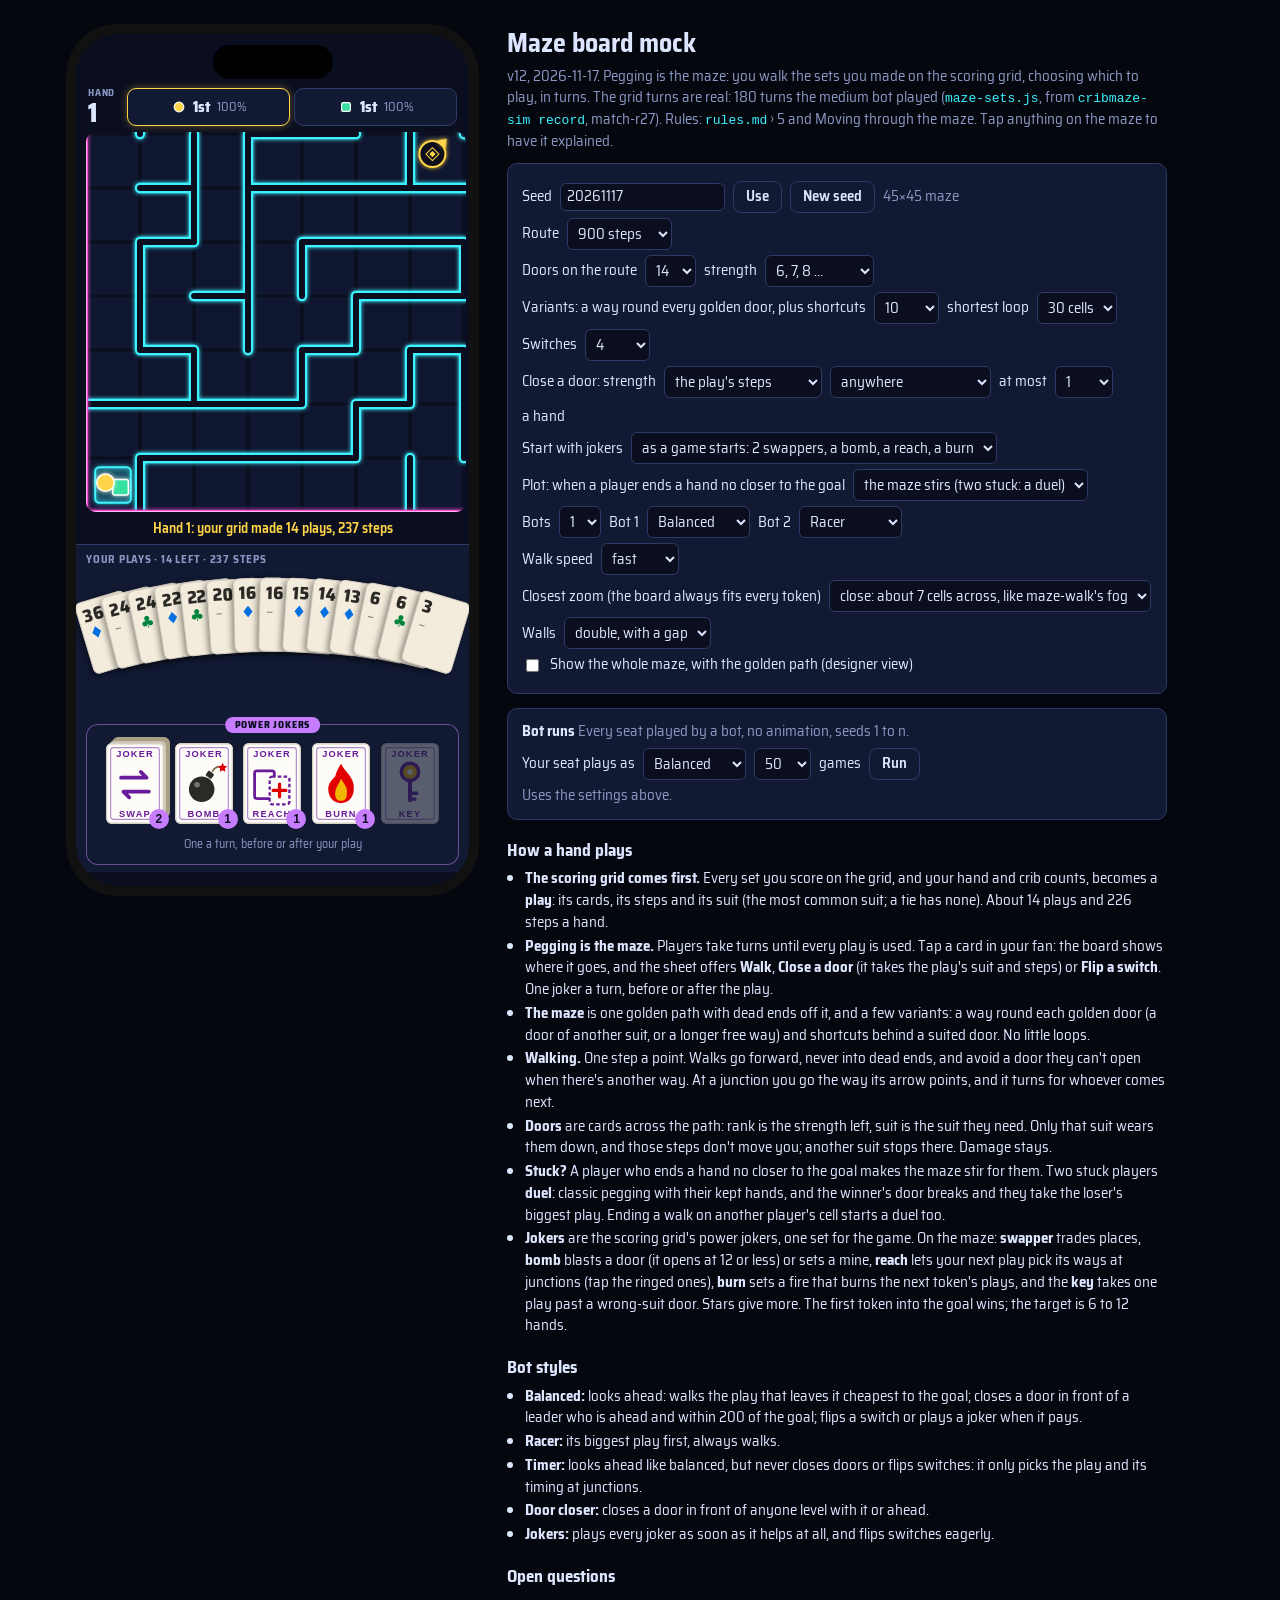
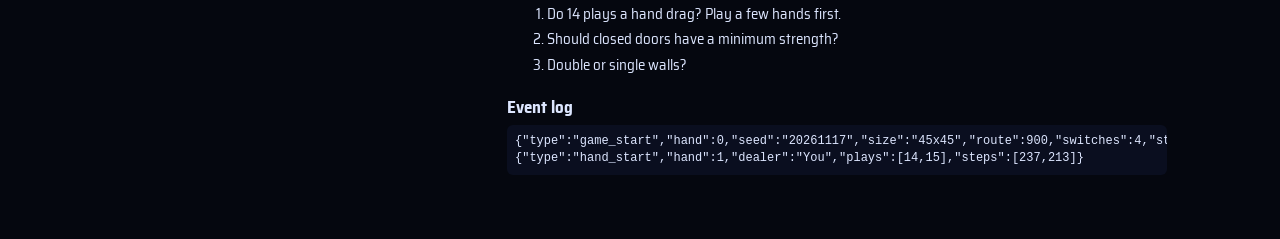
<file: cribbage/minigames/mocks/maze-board.html>
<!doctype html>
<html lang="en">
<head>
<meta charset="utf-8">
<meta name="viewport" content="width=device-width, initial-scale=1">
<title>Maze Board Mock</title>
<link rel="preconnect" href="https://fonts.googleapis.com">
<link rel="stylesheet" href="https://fonts.googleapis.com/css2?family=Saira+Semi+Condensed:wght@500;600;700;800&display=swap">
<style>
  /* Neon palette (design/neon/palette.json). The side panel is the page; the phone is the game. */
  :root {
    --bg: #0A0E1F; --panel: #121A33; --text: #DDE6FF; --muted: #8A97C2; --rim: #2E3A66; --page: #05070F;
    --cyan: #3CF2FF; --magenta: #FF4FD8; --gold: #FFD447; --door: #FF8A3D;
    --S: #E8ECFF; --H: #FF4D6D; --D: #4DA3FF; --C: #3DDC84; --violet: #C77DFF;
  }
  * { box-sizing: border-box; }
  body { margin: 0; background: var(--page); color: var(--text); font: 15px/1.45 "Saira Semi Condensed", system-ui, sans-serif; }
  main { max-width: 1180px; margin: 0 auto; padding: 24px 16px 64px; display: flex; flex-wrap: wrap; gap: 28px; align-items: flex-start; }
  h1 { font-size: 26px; margin: 0 0 4px; } h2 { font-size: 17px; margin: 18px 0 6px; }
  p { margin: 0 0 10px; } .muted { color: var(--muted); }
  code { font-size: 13px; color: var(--cyan); }
  .side { flex: 1 1 380px; min-width: 0; max-width: 660px; }
  .card { background: var(--panel); border: 1px solid var(--rim); border-radius: 10px; padding: 12px 14px; margin-bottom: 14px; }
  .card label { display: flex; gap: 8px; align-items: center; margin: 5px 0; flex-wrap: wrap; }
  .card select, .card input { font: inherit; color: var(--text); background: var(--bg); border: 1px solid var(--rim); border-radius: 6px; padding: 2px 6px; }
  .card input[type=text] { width: 11em; }
  .btn { font: inherit; font-weight: 600; border: 1px solid var(--rim); background: var(--panel); color: var(--text); border-radius: 8px; padding: 4px 12px; cursor: pointer; }
  .btn:disabled { opacity: .4; cursor: default; }
  .btn.on { border-color: var(--cyan); color: var(--cyan); box-shadow: 0 0 8px rgba(60,242,255,.35); }
  .btn.go { border-color: var(--gold); color: var(--gold); }
  ul.tight { margin: 4px 0; padding-left: 18px; } ul.tight li { margin: 2px 0; }
  ol.qs li { margin: 4px 0; }
  table.res { border-collapse: collapse; font-size: 13px; width: 100%; margin-top: 8px; }
  table.res th, table.res td { border-bottom: 1px solid var(--rim); padding: 3px 6px; text-align: right; }
  table.res th:first-child, table.res td:first-child { text-align: left; }
  #log { font: 12px/1.4 ui-monospace, Menlo, monospace; max-height: 240px; overflow: auto; white-space: pre-wrap; background: var(--bg); padding: 8px; border-radius: 6px; }

  /* Phone: 393 x 852 pt, 1 CSS px = 1 pt. */
  .phone { width: 413px; height: 872px; border-radius: 52px; border: 10px solid #111; background: var(--bg);
           position: relative; overflow: hidden; flex: none; user-select: none; -webkit-user-select: none; }
  .phone::before { content: ""; position: absolute; top: 11px; left: 50%; transform: translateX(-50%); width: 120px; height: 34px; background: #000; border-radius: 20px; z-index: 5; }
  .screen { position: absolute; inset: 0; padding: 54px 10px 14px; display: flex; flex-direction: column; gap: 6px; }
  .top { display: flex; justify-content: space-between; align-items: center; font-size: 13px; color: var(--muted); padding: 0 4px; }
  .phase { font-weight: 800; letter-spacing: .08em; font-size: 11px; color: var(--bg); background: var(--gold); border-radius: 999px; padding: 1px 8px; }
  .hdr { display: flex; gap: 8px; align-items: stretch; padding: 0 2px; }
  .hand { flex: none; display: flex; flex-direction: column; justify-content: center; line-height: 1; padding-right: 4px; }
  .hand b { font-size: 26px; font-weight: 800; color: var(--text); } .hand span { font-size: 10px; font-weight: 700; letter-spacing: .08em; text-transform: uppercase; color: var(--muted); margin-bottom: 2px; }
  .hand small { font-size: 11px; color: var(--muted); margin-top: 3px; }
  .players { display: flex; gap: 4px; flex: 1; min-width: 0; }
  .pl { cursor: pointer; display: flex; align-items: center; justify-content: center; gap: 6px; }
  .pl .rk { font-size: 15px; font-weight: 800; } .pl .pc { font-size: 13px; color: var(--muted); }
  .mazewrap { position: relative; flex: none; }
  .tip { position: absolute; left: 8px; right: 8px; bottom: 8px; background: rgba(10,14,31,.94); border: 1.5px solid var(--gold); border-radius: 10px; padding: 8px 10px; font-size: 13px; line-height: 1.35; box-shadow: 0 4px 14px rgba(0,0,0,.5); cursor: pointer; }
  .plot { position: absolute; left: 14px; right: 14px; top: 12px; background: #F3ECDC; color: #2B2A26; border-radius: 10px; padding: 9px 12px; font-size: 13.5px; line-height: 1.35;
          box-shadow: 0 0 0 2px #C77DFF, 0 0 18px rgba(199,125,255,.6), 0 6px 16px rgba(0,0,0,.5); cursor: pointer; animation: rise .2s ease-out both; }
  .plot b { display: block; font-size: 12px; letter-spacing: .1em; text-transform: uppercase; color: #7B2FBF; margin-bottom: 2px; }
  .plot[hidden] { display: none; }
  /* A fire hit: the walk pauses under this card, then goes on. */
  .firepop { position: absolute; left: 50%; top: 42%; transform: translate(-50%, -50%); width: 250px; text-align: center; padding: 12px 14px 14px; border-radius: 14px;
             background: rgba(18,12,38,.94); border: 2px solid #F2B705; box-shadow: 0 0 24px rgba(242,183,5,.45); color: #F3ECDC; animation: firein .25s ease-out; pointer-events: none; }
  .firepop[hidden] { display: none; }
  .firepop h3 { margin: 2px 0 2px; font-size: 26px; letter-spacing: .08em; color: #F2B705; } .firepop p { margin: 2px 0 8px; font-size: 13.5px; }
  .firepop .fp-plays { display: flex; gap: 6px; justify-content: center; flex-wrap: wrap; }
  .firepop .fp-play { position: relative; width: 38px; height: 52px; border-radius: 5px; background: #F3ECDC; color: #2B2A26; font-weight: 800; font-size: 16px; display: flex; flex-direction: column; align-items: center; justify-content: center; line-height: 1; animation: burnt 1.4s .35s forwards; }
  .firepop .fp-play small { font-size: 13px; }
  .firepop .fp-more { font-size: 12px; color: #C9B98F; margin-top: 6px; }
  @keyframes firein { from { transform: translate(-50%, -50%) scale(.6); opacity: 0; } }
  @keyframes burnt { 40% { background: #F2B705; } 100% { background: #3A2410; color: #7A5A30; transform: scale(.85) rotate(-4deg); opacity: .55; } }
  /* The duel: a mini-game screen over the whole phone. */
  .duel { position: absolute; inset: 0; z-index: 20; background: radial-gradient(circle at 50% 30%, #2A1440, #0A0E1F 70%); padding: 58px 16px 18px; display: flex; flex-direction: column; gap: 10px; animation: rise .25s ease-out both; }
  .duel[hidden] { display: none; }
  .duel-t { font-size: 46px; font-weight: 800; letter-spacing: .06em; text-align: center; color: #FF4FD8; text-shadow: 0 0 18px rgba(255,79,216,.8), 0 0 2px #fff; line-height: 1; }
  .duel-s { text-align: center; color: var(--muted); font-size: 13px; }
  .duel-sb { display: flex; gap: 10px; }
  .duel-sb .sb { flex: 1; border-radius: 14px; padding: 8px 10px 4px; background: rgba(10,14,31,.7); border: 1.5px solid var(--rim); text-align: center; transition: border-color .2s, box-shadow .2s; }
  .duel-sb .sb.on { border-color: var(--gold); box-shadow: 0 0 14px rgba(255,212,71,.35); }
  .duel-sb .sb.sbwin { border-color: #FF4FD8; box-shadow: 0 0 18px rgba(255,79,216,.5); }
  .duel-sb .sb-n { display: flex; align-items: center; justify-content: center; gap: 6px; font-weight: 700; font-size: 14px; }
  .duel-sb b { display: block; font-size: 72px; line-height: 1; font-weight: 800; color: var(--gold); text-shadow: 0 0 16px rgba(255,212,71,.4); font-variant-numeric: tabular-nums; }
  .duel-take { display: flex; align-items: center; gap: 14px; margin: 4px 0 -4px; animation: rise .35s .2s ease-out both; }
  .duel-take .sign { font-size: 84px; font-weight: 800; line-height: .8; width: 56px; text-align: center; }
  .duel-take.plus .sign { color: #3DDC84; text-shadow: 0 0 18px rgba(61,220,132,.6); } .duel-take.minus .sign { color: #FF4D6D; text-shadow: 0 0 18px rgba(255,77,109,.6); }
  .duel-take .play { cursor: default; transform: scale(1.25); transform-origin: left center; margin-right: 40px; }
  .duel-take.plus .play { border-color: #3DDC84; } .duel-take.minus .play { border-color: #FF4D6D; opacity: .85; }
  .duel-you { min-height: 18px; text-align: center; font-weight: 700; font-size: 13px; color: var(--gold); }
  .duel-h { display: flex; justify-content: center; gap: 8px; min-height: 76px; }
  .dc { width: 50px; height: 72px; border-radius: 6px; background: #FDFCF8; border: 1px solid #D6D0C4; display: inline-flex; flex-direction: column; align-items: center; justify-content: center; font-size: 18px; line-height: 1; box-shadow: 0 2px 6px rgba(0,0,0,.4); }
  .dc b { font-size: 20px; } .dc.back { padding: 0; border: 0; background: none; object-fit: contain; }
  .dc.can { cursor: pointer; box-shadow: 0 0 0 3px var(--gold), 0 0 12px rgba(255,212,71,.6); } [data-peg]:not(.can) { opacity: .45; }
  .duel-board { flex: 1; display: flex; flex-direction: column; align-items: center; justify-content: center; gap: 8px; border: 1px dashed var(--rim); border-radius: 12px; }
  .duel-count { font-size: 40px; font-weight: 800; color: var(--cyan); line-height: 1; }
  .duel-seq { display: flex; } .duel-seq .dc { width: 38px; height: 54px; font-size: 14px; margin-left: -10px; } .duel-seq .dc b { font-size: 15px; } .duel-seq .dc.them { transform: translateY(-6px); }
  .duel-said { min-height: 20px; font-weight: 700; color: var(--gold); text-align: center; }
  .duel-r { flex: 1; display: flex; flex-direction: column; align-items: center; justify-content: center; gap: 10px; text-align: center; }
  .duel-r .big { font-size: 30px; font-weight: 800; color: var(--gold); } .duel-r p { margin: 0; }
  .tip[hidden] { display: none; } .tip b { color: var(--gold); } .tip p { margin: 0; } .tip p + p { margin-top: 4px; }
  .pl { flex: 1; min-width: 0; background: var(--panel); border: 1px solid var(--rim); border-radius: 9px; padding: 3px 6px; font-size: 12px; line-height: 1.25; }
  .pl.now { border-color: var(--gold); box-shadow: 0 0 8px rgba(255,212,71,.35); }
  .pl .nm { display: flex; align-items: center; gap: 4px; font-weight: 700; font-size: 13px; }
  .pl b { font-size: 15px; }
  svg.maze { display: block; margin: 0 auto; flex: none; touch-action: manipulation; border-radius: 10px; background: var(--bg); }
  .prompt { height: 20px; white-space: nowrap; overflow: hidden; text-overflow: ellipsis; font-size: 14px; text-align: center; color: var(--gold); font-weight: 600; }
  .dock { background: var(--panel); border: 0; border-top: 1px solid var(--rim); border-radius: 0; margin: 0 -10px; padding: 7px 10px; display: flex; flex-direction: column; gap: 6px; flex: 1; min-height: 0; }
  .row { display: flex; gap: 6px; align-items: center; flex-wrap: wrap; }
  .lbl { font-size: 11px; font-weight: 700; letter-spacing: .07em; color: var(--muted); text-transform: uppercase; }
  /* Plays: maze-walk's tiles (steps and suit, then every card) on its cream. */
  .plays { display: flex; flex-wrap: wrap; gap: 6px; overflow-y: auto; min-height: 0; padding: 3px; align-content: flex-start; }
  .play { position: relative; font: inherit; border: 2px dashed #E8B84A; border-radius: 10px; background: #F3ECDC; color: #2B2A26; padding: 4px 9px 3px; cursor: pointer; text-align: left; line-height: 1.15; }
  .play b { font-size: 18px; font-weight: 800; } .play .su { font-size: 15px; font-weight: 600; }
  .play small { display: block; font-size: 11px; }
  .play small i { font-style: normal; font-weight: 700; }
  .play.sel { outline: 3px solid var(--gold); outline-offset: 1px; box-shadow: 0 0 16px rgba(255,212,71,.7); transition: transform .12s; }
  .play.off { cursor: default; }
  /* The fan: small cards, steps over suit. */
  .fan { position: relative; height: 96px; flex: none; isolation: isolate; z-index: 0; }
  .fc { position: absolute; width: 52px; height: 74px; border-radius: 6px; background: #F3ECDC; border: 1.5px solid #D6D0C4; box-shadow: -2px 2px 6px rgba(0,0,0,.45);
        display: flex; flex-direction: column; align-items: flex-start; justify-content: flex-start; padding: 5px 0 0 5px; line-height: 1; color: #2B2A26; cursor: pointer; transform-origin: 50% 120%; transition: margin-top .12s; }
  .fc b { font-size: 18px; font-weight: 800; } .fc span { font-size: 16px; margin-top: 2px; padding-left: 1px; }
  .fan:not(.off) .fc:hover { margin-top: -8px; }
  .fan.off .fc { cursor: default; filter: saturate(.6) brightness(.8); }
  /* Power jokers tray: as the scoring turn's (ui.md › Power jokers). */
  .pj { position: relative; margin-top: auto; padding: 18px 8px 8px; border-radius: 12px; background: var(--panel); border: 1px solid rgba(199,125,255,.5); }
  .pj-tag { position: absolute; top: -8px; left: 50%; transform: translateX(-50%); height: 16px; padding: 0 10px; border-radius: 999px; background: #C77DFF; color: var(--bg);
            font-size: 10px; font-weight: 800; letter-spacing: .08em; display: flex; align-items: center; white-space: nowrap; }
  .pj-slots { display: flex; justify-content: space-evenly; }
  .pjs { position: relative; width: 58px; padding: 0; border: 0; background: none; cursor: pointer; transition: transform .12s ease-out, box-shadow .12s; border-radius: 6px; }
  .pjs img { display: block; width: 58px; height: auto; position: relative; z-index: 2; border-radius: 6px; }
  .pjs.none { opacity: .3; } .pjs:disabled { cursor: default; }
  .pjs.on { transform: translateY(-10px); box-shadow: 0 0 0 3px #fff, 0 8px 14px rgba(0,0,0,.5); }
  .pjb { position: absolute; width: 58px; height: 81px; border-radius: 6px; background: #CFC6B3; border: 1px solid #A99E86; z-index: 1; }
  .pjb.b1 { left: 3px; top: -3px; } .pjb.b2 { left: 6px; top: -6px; background: #A99E86; }
  .cnt { position: absolute; right: -5px; bottom: -5px; z-index: 3; min-width: 20px; height: 20px; padding: 0 5px; border-radius: 999px; background: #C77DFF; color: var(--bg); font-size: 12px; font-weight: 800; display: flex; align-items: center; justify-content: center; }
  .pjk { position: relative; display: block; } .pjk i, .pjk em { position: absolute; left: 0; right: 0; text-align: center; z-index: 3; font-style: normal; color: #6A1B9A; }
  .pjk i { top: 26px; font-size: 26px; } .pjk em { bottom: 10px; font-size: 10px; font-weight: 800; letter-spacing: .1em; }
  .pj-note { display: flex; align-items: center; justify-content: center; gap: 10px; margin-top: 8px; font-size: 12px; color: var(--muted); min-height: 24px; }
  .pj-note .btn { font-size: 13px; padding: 2px 12px; }
  /* Play sheet: choosing a play covers the plays with its choices, one row each, and Cancel last. */
  .dock { position: relative; }
  .sheet { position: absolute; inset: 0; z-index: 6; background: var(--panel); padding: 8px 10px; display: flex; flex-direction: column; gap: 6px; overflow-y: auto; animation: rise .14s ease-out both; }
  .sh-top { display: flex; align-items: center; justify-content: space-between; gap: 10px; }
  .sheet .play { cursor: default; outline: 3px solid var(--gold); outline-offset: 1px; box-shadow: 0 0 14px rgba(255,212,71,.55); margin: 2px 0 4px 2px; }
  .sr { display: flex; align-items: center; gap: 10px; width: 100%; text-align: left; font: inherit; color: var(--text); background: #0A0E1F; border: 1.5px solid var(--rim); border-radius: 10px; padding: 4px 10px 4px 5px; cursor: pointer; flex: none; }
  .sr i { width: 28px; height: 28px; border-radius: 50%; flex: none; display: flex; align-items: center; justify-content: center; font-style: normal; font-size: 15px; font-weight: 800; color: #0A0E1F; background: var(--gold); }
  .sr b { display: block; font-size: 14px; line-height: 1.2; } .sr small { display: block; font-size: 11.5px; line-height: 1.2; color: var(--muted); }
  .sr.go { border-color: var(--gold); } .sr.on { border-color: var(--cyan); box-shadow: 0 0 10px rgba(60,242,255,.35); } .sr.on i { background: var(--cyan); }
  .sr:disabled { cursor: default; opacity: .45; } .sr:disabled i { background: #2E3A66; color: #8C97BD; }
  .cancel { font: inherit; font-weight: 700; font-size: 14px; color: var(--text); background: transparent; border: 1.5px solid var(--rim); border-radius: 999px; padding: 6px 16px; cursor: pointer; flex: none; }
  @keyframes rise { from { opacity: 0; transform: translateY(8px); } }
  @media (prefers-reduced-motion: reduce) { .sheet { animation: none; } }
  .jk { font: inherit; font-size: 13px; font-weight: 700; border: 1.5px solid var(--violet); color: var(--violet); background: transparent; border-radius: 8px; padding: 2px 8px; cursor: pointer; }
  .jk:disabled { opacity: .35; cursor: default; } .jk.on { background: var(--violet); color: var(--bg); }
  .acts .btn { font-size: 13px; padding: 3px 9px; }
  .won { position: absolute; inset: 0; background: rgba(10,14,31,.9); display: flex; flex-direction: column; align-items: center; justify-content: center; gap: 10px; text-align: center; z-index: 4; }
  .won[hidden] { display: none; } .won .big { font-size: 34px; font-weight: 800; color: var(--gold); }
  .hit { cursor: pointer; }
  #mazeCam > :not(.hit) { pointer-events: none; }
  @keyframes pulse { 0%, 100% { opacity: .95; } 50% { opacity: .35; } }
  .pulse { animation: pulse 1s infinite; }
  @media (prefers-reduced-motion: reduce) { .pulse { animation: none; } }
</style>
</head>
<body>
<main>
  <div class="phone" aria-label="The maze board on a phone">
    <div class="screen">
      <div class="hdr"><div class="hand" id="handLabel"></div><div class="players" id="players"></div></div>
      <div class="mazewrap"><svg class="maze" id="maze" role="img" aria-label="The maze"><g id="mazeCam"></g><g id="mazeHud"></g></svg>
        <div class="plot" id="plot" hidden></div>
        <div class="firepop" id="firePop" hidden></div>
        <div class="tip" id="tip" hidden></div></div>
      <div class="prompt" id="prompt" aria-live="polite"></div>
      <div class="dock" id="dock"></div>
      <div class="duel" id="duel" hidden></div>
    </div>
    <div class="won" id="won" hidden><div class="big" id="wonTitle"></div><div id="wonText"></div><button class="btn" id="again">Play this seed again</button></div>
  </div>

  <div class="side">
    <h1>Maze board mock</h1>
    <p class="muted">v12, 2026-11-17. Pegging is the maze: you walk the sets you made on the scoring grid, choosing which to play, in turns. The grid turns are real: 180 turns the medium bot played (<code>maze-sets.js</code>, from <code>cribmaze-sim record</code>, match-r27). Rules: <code>rules.md</code> › 5 and Moving through the maze. Tap anything on the maze to have it explained.</p>

    <div class="card">
      <label>Seed <input type="text" id="seed" spellcheck="false"> <button class="btn" id="apply">Use</button> <button class="btn" id="newSeed">New seed</button> <span class="muted" id="mazeSize"></span></label>
      <label>Route <select id="length"><option value="600">600 steps</option><option value="900" selected>900 steps</option><option value="1200">1,200 steps</option></select> <span class="muted" id="sizeNote"></span></label>
      <label>Doors on the route <select id="doors"><option value="6">6</option><option value="10">10</option><option value="14" selected>14</option><option value="20">20</option></select>
        strength <select id="doorBase"><option value="6:1" selected>6, 7, 8 …</option><option value="8:2">8, 10, 12 …</option><option value="12:6">12, 18, 24 …</option><option value="20:10">20, 30, 40 …</option><option value="30:15">30, 45, 60 …</option></select></label>
      <label>Variants: a way round every golden door, plus shortcuts <select id="variants"><option value="0">none</option><option value="3">3</option><option value="6">6</option><option value="10" selected>10</option></select>
        shortest loop <select id="minLoop"><option value="20">20 cells</option><option value="30" selected>30 cells</option><option value="50">50 cells</option></select></label>
      <label>Switches <select id="switches"><option value="0">none</option><option value="4" selected>4</option><option value="8">8</option></select></label>
      <label>Close a door: strength <select id="closeMul"><option value="0.5">half the play's steps</option><option value="1" selected>the play's steps</option></select>
        <select id="closeWhere"><option value="any" selected>anywhere</option><option value="near">within 10 cells of you</option></select>
        at most <select id="closeMax"><option value="1" selected>1</option><option value="2">2</option><option value="99">any</option></select> a hand</label>
      <label>Start with jokers <select id="startJokers"><option value="">none</option><option value="grid" selected>as a game starts: 2 swappers, a bomb, a reach, a burn</option><option value="one">one each</option></select></label>
      <label>Plot: when a player ends a hand no closer to the goal <select id="plotAfter"><option value="0">nothing happens</option><option value="1" selected>the maze stirs (two stuck: a duel)</option></select></label>
      <label>Bots <select id="bots"><option value="1" selected>1</option><option value="2">2</option></select>
        Bot 1 <select id="style1"></select> Bot 2 <select id="style2"></select></label>
      <label>Walk speed <select id="speed"><option value="160">normal</option><option value="90" selected>fast</option><option value="0">instant</option></select></label>
      <label>Closest zoom (the board always fits every token) <select id="zoom"><option value="54" selected>close: about 7 cells across, like maze-walk's fog</option><option value="38">medium: about 10 cells</option><option value="30">far: about 13 cells</option></select></label>
      <label>Walls <select id="walls"><option value="double" selected>double, with a gap</option><option value="single">single</option></select></label>
      <label><input type="checkbox" id="whole"> Show the whole maze, with the golden path (designer view)</label>
    </div>

    <div class="card">
      <b>Bot runs</b> <span class="muted">Every seat played by a bot, no animation, seeds 1 to n.</span>
      <label>Your seat plays as <select id="style0"></select> <select id="runN"><option>20</option><option selected>50</option><option>100</option></select> games
        <button class="btn" id="runBtn">Run</button></label>
      <div id="runOut" class="muted">Uses the settings above.</div>
    </div>

    <h2>How a hand plays</h2>
    <ul class="tight">
      <li><b>The scoring grid comes first.</b> Every set you score on the grid, and your hand and crib counts, becomes a <b>play</b>: its cards, its steps and its suit (the most common suit; a tie has none). About 14 plays and 226 steps a hand.</li>
      <li><b>Pegging is the maze.</b> Players take turns until every play is used. Tap a card in your fan: the board shows where it goes, and the sheet offers <b>Walk</b>, <b>Close a door</b> (it takes the play's suit and steps) or <b>Flip a switch</b>. One joker a turn, before or after the play.</li>
      <li><b>The maze</b> is one golden path with dead ends off it, and a few variants: a way round each golden door (a door of another suit, or a longer free way) and shortcuts behind a suited door. No little loops.</li>
      <li><b>Walking.</b> One step a point. Walks go forward, never into dead ends, and avoid a door they can't open when there's another way. At a junction you go the way its arrow points, and it turns for whoever comes next.</li>
      <li><b>Doors</b> are cards across the path: rank is the strength left, suit is the suit they need. Only that suit wears them down, and those steps don't move you; another suit stops there. Damage stays.</li>
      <li><b>Stuck?</b> A player who ends a hand no closer to the goal makes the maze stir for them. Two stuck players <b>duel</b>: classic pegging with their kept hands, and the winner's door breaks and they take the loser's biggest play. Ending a walk on another player's cell starts a duel too.</li>
      <li><b>Jokers</b> are the scoring grid's power jokers, one set for the game. On the maze: <b>swapper</b> trades places, <b>bomb</b> blasts a door (it opens at 12 or less) or sets a mine, <b>reach</b> lets your next play pick its ways at junctions (tap the ringed ones), <b>burn</b> sets a fire that burns the next token's plays, and the <b>key</b> takes one play past a wrong-suit door. Stars give more. The first token into the goal wins; the target is 6 to 12 hands.</li>
    </ul>

    <h2>Bot styles</h2>
    <ul class="tight">
      <li><b>Balanced:</b> looks ahead: walks the play that leaves it cheapest to the goal; closes a door in front of a leader who is ahead and within 200 of the goal; flips a switch or plays a joker when it pays.</li>
      <li><b>Racer:</b> its biggest play first, always walks.</li>
      <li><b>Timer:</b> looks ahead like balanced, but never closes doors or flips switches: it only picks the play and its timing at junctions.</li>
      <li><b>Door closer:</b> closes a door in front of anyone level with it or ahead.</li>
      <li><b>Jokers:</b> plays every joker as soon as it helps at all, and flips switches eagerly.</li>
    </ul>

    <h2>Open questions</h2>
    <ol class="qs">
      <li>Do 14 plays a hand drag? Play a few hands first.</li>
      <li>Should closed doors have a minimum strength?</li>
      <li>Double or single walls?</li>
    </ol>

    <h2>Event log</h2>
    <div id="log"></div>
  </div>
</main>

<script src="dice.js"></script>
<script src="maze-sets.js"></script>
<script src="../../../design/neon/neon-core.js"></script>
<script src="../../../design/neon/neon-maze.js"></script>
<script>
(() => {
  const $ = (id) => document.getElementById(id);
  const D = window.WarpedDice, A = window.WarpedNeonMaze, TURNS = window.WarpedMazeSets.turns;
  const SUITS = ["S", "H", "D", "C"], GLYPH = { S: "♠︎", H: "♥︎", D: "♦︎", C: "♣︎" };
  const SUITCOL = { S: "#E8ECFF", H: "#FF4D6D", D: "#4DA3FF", C: "#3DDC84" };
  const FACECOL = { S: "#000000", H: "#E00000", D: "#0070E0", C: "#00843D" }; // on a card face, as in the beta
  const DIRS = [[0, -1], [1, 0], [0, 1], [-1, 0]]; // N E S W, clockwise
  const SEATS = ["You", "Bot 1", "Bot 2"];
  const STYLES = { balanced: "Balanced", racer: "Racer", timer: "Timer", closer: "Door closer", jokers: "Jokers" };
  // One inventory for the whole game (Bruce, 50): the same cards as the scoring grid's power jokers, each with a maze effect.
  const JOKERS = { swapper: "Swapper", bomb: "Bomb", reach: "Reach", burn: "Burn", key: "Key" };
  const JOKER_ART = { swapper: "joker-swap.svg", bomb: "joker-bomb.svg", reach: "joker-reach.svg", burn: "joker-burn.svg", key: "joker-key.svg" };
  const JOKER_ICON = { key: "⚷", burn: "✸", bomb: "✹", swapper: "⇄", reach: "↟" };
  const JOKER_HINT = { key: "Works by itself: lets one play past a wrong-suit door", burn: "Set a fire on a cell on another player's way, within 10 steps of them: the next token through loses 1 or 2 plays, and one that stops on it loses 4 or 5",
    bomb: "Blast a door within 10 steps (it opens at 12 or less, else loses 12), or set a mine on another player's way: the next token over it loses 2 or 3 plays, one that stops on it 6 or 7", swapper: "Swap places with another token", reach: "Your next play picks its way at each junction, instead of following the arrows" };
  const START_JOKERS = { "": {}, grid: { swapper: 2, bomb: 1, reach: 1, burn: 1 }, one: { swapper: 1, bomb: 1, reach: 1, burn: 1 } };
  const LETTERS = "ABCDEFGH", V = 380;
  for (const id of ["style0", "style1", "style2"]) $(id).innerHTML = Object.entries(STYLES).map(([k, v]) => `<option value="${k}">${v}</option>`).join("");
  $("style0").value = "balanced"; $("style1").value = "balanced"; $("style2").value = "racer";

  const cfg = () => {
    const [db, ds] = $("doorBase").value.split(":").map(Number);
    return {
      length: +$("length").value, doors: +$("doors").value, doorBase: db, doorStep: ds, variants: +$("variants").value, minLoop: +$("minLoop").value,
      switches: +$("switches").value, closeMul: +$("closeMul").value, closeWhere: $("closeWhere").value, closeMax: +$("closeMax").value, plotAfter: +$("plotAfter").value, bots: +$("bots").value,
      styles: [$("style0").value, $("style1").value, $("style2").value], speed: +$("speed").value, whole: $("whole").checked, zoom: +$("zoom").value, walls: $("walls").value, startJokers: $("startJokers").value,
    };
  };
  const seedValue = (t) => /^\d+$/.test(String(t).trim()) ? BigInt.asUintN(64, BigInt(String(t).trim())) : D.fnv1a64(String(t));
  let G = null;
  const later = (f, ms) => { const g = G; setTimeout(() => { if (G === g) f(); }, ms); };

  // ---------- The maze: maze-walk v4's generator, sized so the route fits ----------
  function makeMaze(seed, c, rolls) {
    const rng = D.stream(seed, "maze", rolls);
    let W = Math.ceil(Math.sqrt(c.length * 2.2)), tries = 0, edges, start, goal = -1, nb, id, xy, key, N;
    while (goal < 0) {
      if (++tries % 25 === 0) W++;
      const H = W; N = W * H;
      id = (x, y) => y * W + x; xy = (i) => [i % W, Math.floor(i / W)];
      nb = (i) => { const [x, y] = xy(i), out = []; for (const [dx, dy] of DIRS) { const a = x + dx, b = y + dy; if (a >= 0 && b >= 0 && a < W && b < H) out.push(id(a, b)); } return out; };
      key = (a, b) => a < b ? a + ":" + b : b + ":" + a;
      start = id(0, H - 1); edges = new Map();
      const seen = new Uint8Array(N), stack = [start]; seen[start] = 1;
      while (stack.length) {
        const cur = stack[stack.length - 1], open = nb(cur).filter(n => !seen[n]);
        if (!open.length) { stack.pop(); continue; }
        const n = open[rng.below(open.length, "carve")];
        edges.set(key(cur, n), { kind: "open" }); seen[n] = 1; stack.push(n);
      }
      const dist = bfs(start, edges, nb, N);
      const exact = []; for (let i = 0; i < N; i++) if (dist[i] === c.length) exact.push(i);
      if (exact.length) goal = exact[rng.below(exact.length, "goal")];
    }
    const M = { W, H: W, N, start, goal, edges, nb, key, xy, id, prizes: new Set(), switches: [], ptr: new Int8Array(N) };
    // The golden path: the tree has exactly one way from start to goal, c.length steps.
    const walls = [];
    for (let i = 0; i < N; i++) for (const n of nb(i)) if (i < n && !edges.has(key(i, n))) walls.push([i, n]);
    rng.shuffle(walls, "walls");
    M.route = routeFrom(M);
    const L = M.route.length - 1;
    // Every cell hangs off the golden path somewhere: where (its attach index) and how deep.
    const attach = new Int32Array(N).fill(-1), depth = new Int32Array(N), parent = new Int32Array(N).fill(-1), q = [];
    M.route.forEach((cell, k) => { attach[cell] = k; q.push(cell); });
    for (let h = 0; h < q.length; h++) for (const n of nb(q[h])) if (attach[n] < 0 && edges.has(key(q[h], n))) { attach[n] = attach[q[h]]; depth[n] = depth[q[h]] + 1; parent[n] = q[h]; q.push(n); }
    const branch = (x) => { const out = []; while (parent[x] >= 0) { out.push(x); x = parent[x]; } return out; };   // cells from x up to (not incl.) the path
    // Variants: one wall opened between two side branches, so the way leaves the golden path at i and rejoins at j.
    // Each loop is at least c.minLoop cells round, and variants don't overlap, so there are no little loops.
    const cand = [];
    for (const [u, v] of walls) {
      if (attach[u] < 0 || attach[v] < 0 || attach[u] === attach[v]) continue;
      const [a, b] = attach[u] < attach[v] ? [u, v] : [v, u], i = attach[a], j = attach[b], len = depth[a] + depth[b] + 1, span = j - i;
      if (len + span < c.minLoop || span < 10 || span > 140 || i < 3 || j > L - 3) continue;
      cand.push({ a, b, i, j, len, span, save: span - len });
    }
    const takenRange = [], takenCells = new Set(); M.variants = [];
    const free = (v) => !takenRange.some(([i, j]) => v.i < j + 6 && v.j > i - 6) && ![...branch(v.a), ...branch(v.b)].some(x => takenCells.has(x));
    const openVariant = (v, door) => {
      edges.set(key(v.a, v.b), { kind: "open", variant: true });
      // The variant's door sits on its entrance, next to the golden path, so the choice is made at the fork.
      const up = branch(v.a), entry = up.length ? key(up[up.length - 1], M.route[v.i]) : key(v.a, v.b);
      if (door) Object.assign(edges.get(entry), door, { variant: true });
      takenRange.push([v.i, v.j]); [...branch(v.a), ...branch(v.b)].forEach(x => takenCells.add(x));
    };
    // Golden doors, stronger as you go, each with a suit. Each sits inside a way round, about as long as the
    // stretch it skips, placed as near its even spacing as the maze allows. The way round has a door of another
    // suit at 60% strength, or no door when it's 12 or more steps longer.
    const routeDoors = [], slot = L / (c.doors + 1);
    for (let k = 1; k <= c.doors; k++) {
      const t = Math.round(slot * k), gold = { kind: "door", strength: c.doorBase + c.doorStep * (k - 1), damage: 0, suit: SUITS[rng.below(4, "door_suit")] };
      const round = cand.filter(v => v.len >= v.span * .7 && v.len <= v.span + 40 && free(v))
        .map(v => ({ v, at: Math.min(v.j - 1, Math.max(v.i + 2, t)) })).filter(x => Math.abs(x.at - t) <= slot * .75 && !routeDoors.includes(x.at))
        .sort((x, y) => Math.abs(x.at - t) - Math.abs(y.at - t))[0];
      const at = round ? round.at : t;
      Object.assign(edges.get(key(M.route[at - 1], M.route[at])), gold);
      routeDoors.push(at);
      if (round) {
        const v = round.v, door = v.len < v.span + 12 ? { kind: "door", strength: Math.max(6, Math.round(gold.strength * .6)), damage: 0, suit: SUITS.filter(x => x !== gold.suit)[rng.below(3, "variant_suit")] } : null;
        openVariant(v, door);
        M.variants.push({ door: at, from: v.i, to: v.j, len: v.len, span: v.span, kind: door ? "round a door, another suit" : "the long way round a door" });
      }
    }
    // Then shortcuts: save 10 to 40 steps, skip no golden door, behind a suited door at the entrance.
    for (const v of cand) {
      if (M.variants.filter(x => !x.door).length >= c.variants) break;
      if (v.save < 10 || v.save > 40 || v.span > 90 || routeDoors.some(t => t > v.i && t <= v.j) || !free(v)) continue;
      openVariant(v, { kind: "door", strength: Math.max(6, Math.round(v.save / 2)), damage: 0, suit: SUITS[rng.below(4, "variant_suit")], shortcut: true, saves: v.save });
      M.variants.push({ door: 0, from: v.i, to: v.j, len: v.len, span: v.span, kind: "shortcut, suited door" });
    }
    // Switches: an open route passage paired with a nearby wall. Every mix of settings keeps
    // every cell joined to the goal and the route at least 80% of its length.
    const joined = () => {
      const k = M.switches.length;
      for (let m = 0; m < 1 << k; m++) {
        const pass = (e) => e.kind !== "switch" || (e.on !== !!(m >> e.sw & 1));
        if (bfs(goal, edges, nb, N, pass).some(d => d < 0)) return false;
        if (bfs(start, edges, nb, N, e => !e.variant && pass(e))[goal] < c.length * .8) return false;
      }
      return true;
    };
    const onRoute = M.route.map((cell, k) => [M.route[k - 1], cell]).slice(Math.floor(M.route.length * .1), Math.floor(M.route.length * .9));
    rng.shuffle(onRoute, "switch_edge");
    const used = new Set();
    for (const [a, b] of onRoute) {
      if (M.switches.length >= c.switches) break;
      const ea = edges.get(key(a, b));
      if (!ea || ea.kind !== "open" || used.has(a) || used.has(b)) continue;
      const [ax, ay] = xy(a), near = walls.filter(([p, q]) => !edges.has(key(p, q)) && ![p, q].some(x => used.has(x) || x === start || x === goal) &&
        Math.abs(xy(p)[0] - ax) + Math.abs(xy(p)[1] - ay) <= 3).slice(0, 12);
      rng.shuffle(near, "switch_wall");
      const sw = M.switches.length;
      for (const [p, q] of near) {
        Object.assign(ea, { kind: "switch", sw, on: true });
        edges.set(key(p, q), { kind: "switch", sw, on: false });
        M.switches.push({ a: key(a, b), b: key(p, q) });
        if (joined()) { [a, b, p, q].forEach(x => used.add(x)); break; }
        M.switches.pop(); edges.delete(key(p, q)); Object.assign(ea, { kind: "open" }); delete ea.sw; delete ea.on;
      }
    }
    // Each cell's four passages, as references to the edge objects (null for a wall).
    M.adj = new Array(N * 4).fill(null);
    for (const [k, e] of edges) { const [a, b] = k.split(":").map(Number); M.adj[a * 4 + dirTo(M, a, b)] = e; M.adj[b * 4 + dirTo(M, b, a)] = e; }
    findPockets(M);
    // Junction arrows start pointing a seeded way, among the ways that lead on.
    for (let i = 0; i < N; i++) { const live = liveExits(M, i); if (live.length >= 2) M.ptr[i] = live[rng.below(live.length, "junction")]; }
    // Stars on the loops off the main route, where walks can pass.
    const onR = new Set(M.route), loopCells = [];
    for (let i = 0; i < N; i++) if (!onR.has(i) && i !== start && M.onLoop[i]) loopCells.push(i);
    rng.shuffle(loopCells, "prize_cells");
    loopCells.slice(0, Math.round(c.length / 40)).forEach(i => M.prizes.add(i));
    return M;
  }
  function bfs(from, edges, nb, N, pass = () => true) {
    const dist = new Int32Array(N).fill(-1), q = [from]; dist[from] = 0;
    for (let h = 0; h < q.length; h++) for (const n of nb(q[h])) {
      const e = edges.get(q[h] < n ? q[h] + ":" + n : n + ":" + q[h]);
      if (e && dist[n] < 0 && pass(e)) { dist[n] = dist[q[h]] + 1; q.push(n); }
    }
    return dist;
  }
  function routeFrom(M) {
    const d = bfs(M.goal, M.edges, M.nb, M.N, e => !e.shortcut), path = [M.start];
    let cur = M.start;
    while (cur !== M.goal && d[cur] > 0) { cur = M.nb(cur).find(n => { const e = M.edges.get(M.key(cur, n)); return d[n] === d[cur] - 1 && e && !e.shortcut; }); path.push(cur); }
    return path;
  }
  const passable = (e) => !!e && !(e.kind === "switch" && !e.on);
  const stepTo = (M, i, d) => { const [x, y] = M.xy(i), a = x + DIRS[d][0], b = y + DIRS[d][1]; return a < 0 || b < 0 || a >= M.W || b >= M.H ? -1 : M.id(a, b); };
  const edgeOf = (M, a, b) => M.edges.get(M.key(a, b));
  function exitsOf(M, i) { const out = []; for (let d = 0; d < 4; d++) if (passable(M.adj ? M.adj[i * 4 + d] : (stepTo(M, i, d) >= 0 && edgeOf(M, i, stepTo(M, i, d))))) out.push(d); return out; }
  function setEdge(M, a, b, e) { M.edges.set(M.key(a, b), e); M.adj[a * 4 + dirTo(M, a, b)] = e; M.adj[b * 4 + dirTo(M, b, a)] = e; }
  // Pockets: exits into a part of the maze the goal isn't in (dead ends and spurs). A walk never
  // turns into one by choice; it only walks one when there's no other way (after a bounce).
  // Found as bridges of the open maze, depth first from the goal. Switch flips and bombs redo it.
  function findPockets(M) {
    const N = M.N, W = M.W, off = [-W, 1, W, -1], disc = new Int32Array(N).fill(-1), low = new Int32Array(N), par = new Int32Array(N).fill(-1), pd = new Int8Array(N);
    M.dead = new Uint8Array(N * 4); M.onLoop = new Uint8Array(N);
    let t = 0; const stack = [[M.goal, 0]]; disc[M.goal] = low[M.goal] = t++;
    while (stack.length) {
      const top = stack[stack.length - 1], [u] = top;
      if (top[1] < 4) {
        const d = top[1]++, e = M.adj[u * 4 + d];
        if (!passable(e)) continue;
        const v = u + off[d];
        if (disc[v] < 0) { disc[v] = low[v] = t++; par[v] = u; pd[v] = d; stack.push([v, 0]); }
        else if (v !== par[u]) low[u] = Math.min(low[u], disc[v]);
      } else {
        stack.pop();
        const p = par[u]; if (p < 0) continue;
        low[p] = Math.min(low[p], low[u]);
        if (low[u] > disc[p]) M.dead[p * 4 + pd[u]] = 1;
        else { M.onLoop[u] = 1; M.onLoop[p] = 1; }
      }
    }
  }
  const liveExits = (M, i) => exitsOf(M, i).filter(d => !M.dead[i * 4 + d]);
  const dirTo = (M, a, b) => { for (let d = 0; d < 4; d++) if (stepTo(M, a, d) === b) return d; return -1; };
  const manhattan = (M, a, b) => { const [x, y] = M.xy(a), [p, q] = M.xy(b); return Math.abs(x - p) + Math.abs(y - q); };

  // ---------- Cost to the goal (for the header and the bots) ----------
  // One step a cell; a door its strength left plus 8 when it has a suit.
  function costField() {
    const M = G.M, N = M.N, W = M.W, adj = M.adj, dist = new Float64Array(N).fill(Infinity), off = [-W, 1, W, -1];
    const hk = new Float64Array(N * 4 + 4), hv = new Int32Array(N * 4 + 4); let hn = 0;
    const push = (k, v) => { let i = hn++; while (i > 0) { const p = (i - 1) >> 1; if (hk[p] <= k) break; hk[i] = hk[p]; hv[i] = hv[p]; i = p; } hk[i] = k; hv[i] = v; };
    const pop = () => { const v = hv[0], k = hk[--hn], x = hv[hn]; let i = 0; for (;;) { let c = 2 * i + 1; if (c >= hn) break; if (c + 1 < hn && hk[c + 1] < hk[c]) c++; if (hk[c] >= k) break; hk[i] = hk[c]; hv[i] = hv[c]; i = c; } hk[i] = k; hv[i] = x; return v; };
    dist[M.goal] = 0; push(0, M.goal);
    while (hn) { if (hn > N * 4) throw new Error("heap overflow");
      const d0 = hk[0], u = pop(); if (d0 > dist[u]) continue;
      for (let d = 0; d < 4; d++) {
        const e = adj[u * 4 + d]; if (!e || (e.kind === "switch" && !e.on)) continue;
        const c = e.kind === "door" ? e.strength - e.damage + 1 + (e.suit ? 8 : 0) : 1, n = u + off[d];
        if (d0 + c < dist[n]) { dist[n] = d0 + c; push(d0 + c, n); }
      }
    }
    return dist;
  }
  let fieldCache = null;
  const field = () => fieldCache || (fieldCache = costField());
  const changed = () => { fieldCache = null; };

  // ---------- Game ----------
  function newGame(seedText, headless = false) {
    const c = cfg();
    G = { seedText: String(seedText), seed: seedValue(seedText), c, rolls: [], log: [], hand: 0, guard: 0, won: null, anim: null, sel: null, mode: null, swaps: [], cam: null, headless, stats: {} };
    G.M = makeMaze(G.seed, c, G.rolls); changed();
    G.P = SEATS.slice(0, 1 + c.bots).map((name, seat) => ({ name, seat, human: seat === 0 && !headless, style: c.styles[seat], pos: G.M.start, prev: -1, plays: [], reach: 0, burnDebt: 0, jokers: { swapper: 0, bomb: 0, reach: 0, burn: 0, key: 0, ...START_JOKERS[c.startJokers] } }));
    G.fires = new Map(); G.reachPick = new Map(); G.met = new Set();
    G.gridRng = D.stream(G.seed, "grid", G.rolls); G.prizeRng = D.stream(G.seed, "prize", G.rolls); G.plotRng = D.stream(G.seed, "plot", G.rolls); G.burnRng = D.stream(G.seed, "burn", G.rolls);
    log("game_start", { seed: G.seedText, size: G.M.W + "x" + G.M.H, route: c.length, switches: G.M.switches.length, stars: G.M.prizes.size });
    startHand();
  }
  function log(type, data = {}) { G.stats[type] = (G.stats[type] || 0) + 1; if (!G.headless || G.trace) G.log.push({ type, hand: G.hand, ...data }); }
  const cur = () => G.P[G.turn];
  const left = (p) => p.plays.filter(x => !x.used);

  // Each player's grid turn: a recorded medium-bot turn, dealer or not, picked by the "grid" stream.
  function startHand() {
    G.hand++; G.blocked = new Set();
    const n = G.P.length;
    G.dealer = (G.hand - 1) % n;
    for (const p of G.P) {
      const pool = TURNS.filter(t => t.dealer === (p.seat === G.dealer));
      const t = pool[G.gridRng.below(pool.length, "grid_turn")];
      p.closed = 0; p.hand = t.hand ? t.hand.split(" ") : null;
      p.plays = t.plays.map((x, k) => ({ ...x, id: G.hand + "." + p.seat + "." + k, used: false })).sort((a, b) => b.p - a.p);
      if (p.burnDebt) { const n = p.burnDebt; p.burnDebt = 0; burnPlays(p, n); }
    }
    G.swapsHand = G.hand; G.phase = "maze"; G.turn = (G.dealer + 1) % n; G.sel = null;   // the player after the dealer moves first, as in pegging (rules.md › 5)
    G.mode = null;
    log("hand_start", { dealer: G.P[G.dealer].name, plays: G.P.map(p => p.plays.length), steps: G.P.map(p => p.plays.reduce((a, x) => a + x.p, 0)) });
    if (!G.headless) { const me = G.P[0]; G.flash = `Hand ${G.hand}: your grid made ${me.plays.length} plays, ${me.plays.reduce((a, x) => a + x.p, 0)} steps`; }
    if (G.hand > 1) plotCheck();
    if (G.duel) return render();   // the duel screen calls nextTurn when it closes
    nextTurn();
  }
  // The next seat with a play left takes a turn; when nobody has one, the hand is done.
  function nextTurn() {
    if (G.won !== null) return;
    const n = G.P.length;
    for (let k = 1; k <= n; k++) {
      const p = G.P[(G.turn + k) % n];
      if (left(p).length) { G.turn = p.seat; G.sel = null; G.mode = null; if (!G.headless) { render(); if (!p.human) later(botLive, G.c.speed ? 450 : 60); } return; }
    }
    G.phase = "done"; log("hand_end", { toGo: G.P.map(p => Math.round(field()[p.pos])) });
    if (!G.headless) render();
  }

  // ---------- Plot: when a player is stuck, the maze stirs ----------
  // Stuck: this many of their turns in a row without getting closer to the goal (by the cost field,
  // doors included). Then one event, picked from the "plot" stream, opens a way for them.
  // Stuck: a player ends a hand no closer to the goal (by the cost field, doors included) than they began it.
  // Checked as each hand starts; one event a hand, for the player furthest behind.
  function plotCheck() {
    if (!G.c.plotAfter || G.won !== null) return;
    const F = field(), stuck = [];
    for (const p of G.P) { const d = F[p.pos]; if (p.handStart !== undefined && d >= p.handStart - .5) stuck.push(p); p.handStart = d; }
    if (!stuck.length) return;
    stuck.sort((a, b) => F[b.pos] - F[a.pos]);
    if (stuck.length > 1) duel(stuck[0], stuck[1]);
    else { const p = stuck[0], way = wayAhead(p), q = way.door && way.door.closedBy !== undefined && G.P[way.door.closedBy];
      if (q && q !== p) duel(p, q); else stir(p, way); }
    for (const p of G.P) p.handStart = F[p.pos];
  }
  // The way ahead: downhill on the cost field, noting the first door on it.
  function wayAhead(p) {
    const M = G.M, F = field(); let c = p.pos, door = null; const ahead = [];
    for (let k = 0; k < 400 && c !== M.goal; k++) {
      let best = -1, bd = -1;
      for (const d of exitsOf(M, c)) { const n = stepTo(M, c, d); if (n >= 0 && F[n] < F[c] && (best < 0 || F[n] < F[best])) { best = n; bd = d; } }
      if (best < 0) break;
      const e = M.adj[c * 4 + bd]; if (e.kind === "door" && !door) door = e;
      c = best; ahead.push(c);
    }
    return { door, ahead };
  }
  // One of three openings for a player: their door fades, a star falls ahead, or a wall beside them opens.
  function opening(p, way, ev) {
    const M = G.M, F = field(), who = p.human ? "you" : p.name;
    if (ev === "fade") {
      const door = way.door, was = door.suit; door.suit = null; door.strength = door.damage + Math.ceil((door.strength - door.damage) / 2);
      return `the ${was ? GLYPH[was] + " " : ""}door ahead of ${who} fades: any suit wears it down now, and it's half as strong.`;
    }
    if (ev === "break") { way.door.kind = "open"; way.door.broken = true; return `the door ahead of ${who} breaks open, for everyone.`; }
    if (ev === "star") { M.prizes.add(way.ahead[Math.min(6, way.ahead.length - 1)]); return `a star falls a few steps ahead of ${who}.`; }
    const n = bombable(p).sort((a, b) => F[a] - F[b])[0];
    setEdge(M, p.pos, n, bombResult(p, n)); findPockets(M);
    return `the walls shift beside ${who}: a new way opens.`;
  }
  const openings = (p, way) => [way.door && ["fade", 50], way.ahead.length > 5 && ["star", 25], bombable(p).length && ["shift", 25]].filter(Boolean);
  function stir(p, way) {
    const opts = openings(p, way); if (!opts.length) return;
    const ev = G.plotRng.pick(opts, "plot"), text = opening(p, way, ev);
    changed(); G.stats.plot = (G.stats.plot || 0) + 1;
    log("plot", { player: p.name, event: ev });
    if (!G.headless) G.plot = { title: "The maze stirs", text: text[0].toUpperCase() + text.slice(1) };
  }
  // A duel: the two stuck players play classic two-player pegging (4 cards each from a fresh deck, from the
  // "duel" stream): back and forth to 31, fifteens, pairs, runs, go and last card, as in cribbage. The higher
  // score wins. A tie plays again once, then a coin from the stream decides. The winner's door breaks (or
  // another opening), and the winner takes the loser's biggest play.
  const RANKS = ["A", "2", "3", "4", "5", "6", "7", "8", "9", "10", "J", "Q", "K"];
  const rankOf = (c) => RANKS.indexOf(c.slice(0, -1)) + 1, valOf = (c) => Math.min(10, rankOf(c));
  function pegPoints(seq, count) {
    let pts = 0; const why = [];
    if (count === 15) { pts += 2; why.push("fifteen"); }
    if (count === 31) { pts += 2; why.push("thirty-one"); }
    let n = 1; while (n < seq.length && rankOf(seq[seq.length - 1 - n]) === rankOf(seq[seq.length - 1])) n++;
    if (n >= 2) { const v = [0, 0, 2, 6, 12][n]; pts += v; why.push(["", "", "a pair", "pair royal", "double pair royal"][n]); }
    for (let len = seq.length; len >= 3; len--) {
      const r = seq.slice(-len).map(rankOf), set = new Set(r);
      if (set.size === len && Math.max(...r) - Math.min(...r) === len - 1) { pts += len; why.push(`a run of ${len}`); break; }
    }
    return [pts, why];
  }
  // Each player pegs with the 4 cards they kept this hand. A player with no recorded hand, or one that
  // shares a card with the other's, gets 4 cards dealt from the rest of the deck. lead: who plays first.
  function newPeg(p, q, lead = 0) {
    const hands = [p.hand ? [...p.hand] : null, q.hand ? [...q.hand] : null];
    if (hands[0] && hands[1] && hands[1].some(c => hands[0].includes(c))) hands[1] = null;
    const deck = []; for (const r of RANKS) for (const su of "SHDC") { const c = r + su; if (!hands.some(h => h && h.includes(c))) deck.push(c); }
    G.duelRng.shuffle(deck, "duel_deal");
    for (let k = 0; k < 2; k++) if (!hands[k]) hands[k] = deck.splice(0, 4);
    return { who: [p, q], hands, seq: [], played: [], count: 0, turn: lead, go: [false, false], score: [0, 0], last: -1, said: "", over: false };
  }
  const canPeg = (D, k) => D.hands[k].some(c => D.count + valOf(c) <= 31);
  // Bots (and every seat in bot runs) take the most points now, then avoid leaving 5 or 21, then play high.
  function pegPick(D, k) {
    const ok = D.hands[k].filter(c => D.count + valOf(c) <= 31);
    const score = (c) => { const n = D.count + valOf(c); return pegPoints([...D.seq, c], n)[0] * 10 - (n === 5 || n === 21 ? 5 : 0) + valOf(c) * .1; };
    return ok.sort((a, b) => score(b) - score(a))[0];
  }
  // One action: the player to move plays a card, or says go. Returns false when the duel's hand is over.
  function pegStep(D, card) {
    const k = D.turn, o = 1 - k, name = (j) => D.who[j].human ? "You" : D.who[j].name;
    if (!D.hands[0].length && !D.hands[1].length) {
      if (D.count > 0 && D.count < 31 && D.last >= 0) { D.score[D.last]++; D.said = `${name(D.last)}: last card, 1`; }
      D.over = true; return false;
    }
    if (!canPeg(D, k)) {
      if (!canPeg(D, o)) {
        if (D.last >= 0 && D.count < 31) { D.score[D.last]++; D.said = `${name(D.last)}: go, 1`; }
        D.count = 0; D.seq = []; D.turn = 1 - D.last; return true;
      }
      D.said = `${name(k)}: go`; D.turn = o; return true;
    }
    const c = card || pegPick(D, k);
    D.hands[k] = D.hands[k].filter(x => x !== c); D.count += valOf(c); D.seq.push(c); D.played.push([k, c]); D.last = k;
    const [pts, why] = pegPoints(D.seq, D.count); D.score[k] += pts;
    D.said = `${name(k)}: ${c.replace(/[SHDC]$/, m => GLYPH[m])}, ${D.count}${pts ? ` (${why.join(" and ")}, ${pts})` : ""}`;
    if (D.count === 31) { D.count = 0; D.seq = []; D.turn = o; return true; }
    D.turn = canPeg(D, o) || !canPeg(D, k) ? o : k;
    if (!canPeg(D, o) && canPeg(D, k)) D.turn = k;
    return true;
  }
  // A duel: two players stuck in each other's way (kind "stuck", at a round's start), or a walk that ends on another
  // player's cell (kind "meet", Bruce 2026-11-17). The winner takes the loser's biggest play; a stuck duel also opens the way.
  // Returns true when it waits for you on the duel screen; then() runs when you close it.
  function duel(p, q, kind = "stuck", then = null) {
    G.duelRng = G.duelRng || WarpedDice.stream(G.seed, "duel", G.rolls);
    // The player first after the dealer leads, as in pegging; a replay after a tie switches the lead.
    const after = (x) => (x.seat - G.dealer - 1 + G.P.length) % G.P.length, lead = after(q) < after(p) ? 1 : 0;
    const D = { p, q, kind, then, lead, games: [], peg: newPeg(p, q, lead), round: 1 };
    G.stats.plot = (G.stats.plot || 0) + 1; G.stats.duel = (G.stats.duel || 0) + 1;
    // Bot runs, and duels between two bots, play out at once; a bot duel shows only its result.
    if (G.headless || (!p.human && !q.human)) {
      while (!D.result) { while (pegStep(D.peg)); duelScore(D); }
      if (!G.headless) { const r = D.result; G.plot = { title: "Duel", text: `${p.name} ${kind === "meet" ? `landed on ${q.name}'s cell, and they` : `and ${q.name}`} pegged it out: ${D.games.map(([a, b]) => `${a} to ${b}`).join(", then ")}${r.coin ? ", then a coin" : ""}. ${r.w.name} wins${r.opened ? "; " + r.opened : "."} ${r.take ? `${r.w.name} takes ${r.l.name}'s ${r.take.p}-step play.` : ""}` }; }
      return false;
    }
    G.duel = D; G.flash = null;
    later(duelTick, 900);
    return true;
  }
  // A duel game is done: a tie plays again once, then a coin. Then the consequences.
  function duelScore(D) {
    const [a, b] = D.peg.score; D.games.push([a, b]);
    if (a === b && D.round === 1) { D.round = 2; D.peg = newPeg(D.p, D.q, 1 - D.lead); D.note = `Tied ${a} to ${b}: play again, the other player leads`; return; }
    let w = a > b ? D.p : b > a ? D.q : null, coin = false;
    if (!w) { w = G.duelRng.pick([[D.p, 50], [D.q, 50]], "duel_coin"); coin = true; }
    const l = w === D.p ? D.q : D.p;
    let opened = "";
    if (D.kind === "stuck") { const way = wayAhead(w), opts = openings(w, way); opened = way.door ? opening(w, way, "break") : opts.length ? opening(w, way, G.duelRng.pick(opts, "duel_open")) : "the maze stays as it is."; }
    const take = left(l).sort((x, y) => y.p - x.p)[0];
    if (take) { l.plays = l.plays.filter(x => x !== take); w.plays.push({ ...take, id: take.id + ".won" }); w.plays.sort((x, y) => y.p - x.p); }
    changed();
    D.result = { w, l, coin, opened, take };
    log("duel", { kind: D.kind, players: [D.p.name, D.q.name], scores: D.games, winner: w.name, coin, took: take && take.p });
  }
  function duelTick() {
    const D = G.duel; if (!D || D.result) return render();
    const P = D.peg;
    if (P.over) { duelScore(D); render(); if (!D.result) later(duelTick, 1400); return; }
    if (P.who[P.turn].human && canPeg(P, P.turn) && (P.hands[0].length || P.hands[1].length)) return render();   // waits for your card
    pegStep(P); render(); later(duelTick, P.over ? 700 : 850);
  }
  function duelPlay(card) {
    const D = G.duel; if (!D || D.result) return;
    const P = D.peg; if (!P.who[P.turn].human || P.count + valOf(card) > 31) return;
    pegStep(P, card); render(); later(duelTick, 700);
  }
  function duelClose() { const then = G.duel.then; G.duel = null; render(); if (then) then(); else nextTurn(); }
  function duelHTML() {
    const D = G.duel; if (!D) return "";
    const P = D.peg, nm = (p) => p.human ? "You" : p.name, card = (c, cls = "", attr = "") => `<span class="dc ${cls}" ${attr} style="color:${FACECOL[c.slice(-1)]}"><b>${c.slice(0, -1)}</b>${GLYPH[c.slice(-1)]}</span>`;
    const back = `<img class="dc back" src="../../../design/cards/back.svg" alt="">`;
    // The scoreboard: both players side by side at the top, scores large; the player to play is lit.
    const k0 = D.p.human ? 0 : D.q.human ? 1 : 0, k1 = 1 - k0;
    const board = () => `<div class="duel-sb">${[k0, k1].map(k => { const w = P.who[k], on = !D.result && P.turn === k && !P.over;
      return `<div class="sb${on ? " on" : ""}${D.result && D.result.w === w ? " sbwin" : ""}"><span class="sb-n"><svg width="16" height="16" viewBox="0 0 20 20">${tokenIcon(w.seat)}</svg>${nm(w)}</span><b>${P.score[k]}</b></div>`; }).join("")}</div>`;
    let h = `<div class="duel-t">DUEL!</div><div class="duel-s">${D.kind === "meet" ? `${nm(D.p)} landed on ${D.q.human ? "your" : D.q.name + "'s"} cell.` : `${nm(D.p)} and ${nm(D.q)} are stuck in each other's way.`} Classic pegging: back and forth to 31, highest score wins.${D.round > 1 ? " Second game, after a tie." : ""}</div>` + board();
    if (D.result) {
      const r = D.result, g = D.games;
      h += `<div class="duel-r"><div class="big">${r.w.human ? "You win" : r.w.name + " wins"}</div>` +
        (g.length > 1 || r.coin ? `<p>${g.map(([a, b]) => `${nm(D.p)} ${a}, ${nm(D.q)} ${b}`).join("; then ")}${r.coin ? "; still tied, so a coin decided" : ""}.</p>` : "") +
        (r.opened ? `<p>The way opens: ${r.opened}</p>` : "") +
        // The play that changes hands, from your side: + when you take it, − when you lose it, as the maze's play tile.
        (r.take ? `<div class="duel-take ${r.w.human ? "plus" : "minus"}"><span class="sign">${r.w.human ? "+" : "−"}</span><div class="play">${playFace(r.take)}</div></div>` +
          `<p>${r.w.human ? `You take ${r.l.name}'s biggest play` : `${r.w.name} takes your biggest play`}</p>` : "") +
        `<button class="btn go" id="duelDone">Back to the maze</button></div>`;
      return h;
    }
    const mine = P.who[k0].human && P.turn === k0;
    h += `<div class="duel-h">${P.who[k1].human ? P.hands[k1].map(c => card(c)).join("") : P.hands[k1].map(() => back).join("")}</div>`;
    h += `<div class="duel-board"><div class="duel-count">${P.count}</div><div class="duel-seq">${P.played.slice(-8).map(([k, c]) => card(c, k === k0 ? "me" : "them")).join("")}</div><div class="duel-said">${P.said || (D.note || "")}</div></div>`;
    h += `<div class="duel-h">${P.hands[k0].map(c => card(c, mine && P.count + valOf(c) <= 31 ? "can" : "", mine ? `data-peg="${c}"` : "")).join("")}</div><div class="duel-you">${mine ? "Your card: tap one" : ""}</div>`;
    return h;
  }


  // ---------- Walking a play (the same for everyone, so it can be previewed) ----------
  // Every step is taken. At a junction (3 or 4 ways) you go where its arrow points, or the next
  // way round from it, and the arrow turns on to the next way. A gate passes its suit; a door
  // needs its suit and takes steps until it breaks. A wrong suit bounces off (one step) and
  // walks back. A key lets one wrong suit through.
  function walk(p, play) {
    const M = G.M, out = { cells: [], won: false, ev: [], turns: [], fires: [], choices: [] };
    let n = play.p;
    while (n > 0) { if (out.cells.length > 5000) throw new Error("walk loop " + play.p);
      const i = p.pos, ex = exitsOf(M, i), from = p.prev >= 0 ? dirTo(M, i, p.prev) : -1;
      let cand = ex.filter(d => d !== from);
      const live = cand.filter(d => !M.dead[i * 4 + d]); if (live.length) cand = live;
      if (!cand.length) cand = ex; if (!cand.length) break;
      // Doors: a walk avoids a door it can't open when it has another way; standing at a door of its suit, it goes in.
      const blocked = (d) => { const e = M.adj[i * 4 + d]; return e.kind === "door" && e.suit && e.suit !== play.s && !p.jokers.key; };
      const open = cand.filter(d => !blocked(d)); if (open.length) cand = open;
      if (p.prev < 0) { const mine = cand.filter(d => M.adj[i * 4 + d].kind === "door"); if (mine.length) cand = mine; }
      let d = cand[0];
      if (cand.length > 1 && p.reach) {
        // Reach: this play picks its way. Yours is the one you tapped, else the way nearest the goal; the arrow doesn't turn.
        const F = field(), pick = G.reachPick.get(i);
        d = cand.includes(pick) ? pick : cand.slice().sort((a, b) => F[stepTo(M, i, a)] - F[stepTo(M, i, b)])[0];
        out.ev.push("chosen"); out.turns.push([i, d]); out.choices.push([i, cand]);
      } else if (cand.length > 1) {
        for (let k = 0; k < 4; k++) { const t = (M.ptr[i] + k) % 4; if (cand.includes(t)) { d = t; break; } }
        const turnable = ex.filter(x => !M.dead[i * 4 + x]);
        for (let k = 1; k <= 4; k++) { const t = (d + k) % 4; if ((turnable.length ? turnable : ex).includes(t)) { M.ptr[i] = t; break; } }
        out.ev.push("junction"); out.turns.push([i, d]);
      }
      const to = stepTo(M, i, d), e = M.adj[i * 4 + d];
      if (e.kind === "door" && e.suit && e.suit !== play.s) {
        if (p.jokers.key > 0) { p.jokers.key--; out.ev.push("key"); }
        else { out.cells.push(i); out.ev.push("stopped"); p.prev = -1; break; }
      }
      if (e.kind === "door") {
        const hit = Math.min(n, e.strength - e.damage); e.damage += hit; n -= hit; out.cells.push(i); out.ev.push("door_hit");
        if (e.damage < e.strength) break;
        e.kind = "open"; e.broken = true; out.ev.push("door_down");
        continue;
      }
      p.prev = i; p.pos = to; n--; out.cells.push(to);
      if (to === M.goal) { out.won = true; break; }
      if (G.fires.has(to) && !out.fires.includes(to)) out.fires.push(to);
    }
    return out;
  }
  function snapshot() {
    const doors = []; for (const e of G.M.edges.values()) if (e.kind === "door" || e.broken) doors.push([e, e.kind, e.damage, !!e.broken]);
    return { ptr: G.M.ptr.slice(), doors, P: G.P.map(p => [p.pos, p.prev, p.jokers.key]), fc: fieldCache };
  }
  function restore(S) {
    G.M.ptr = S.ptr;
    for (const [e, k, d, b] of S.doors) { e.kind = k; e.damage = d; if (b) e.broken = true; else delete e.broken; }
    G.P.forEach((p, i) => { [p.pos, p.prev, p.jokers.key] = S.P[i]; });
    fieldCache = S.fc;
  }
  function preview(p, play) { const S = snapshot(); const r = walk(p, play); const end = p.pos; restore(S); return { ...r, end }; }

  // ---------- Actions (one a turn, each uses a play) ----------
  function doWalk(p, play, then) {
    play.used = true;
    const startCell = p.pos, r = walk(p, play); changed();
    if (p.reach) { p.reach = 0; G.reachPick = new Map(); log("reach_used", { player: p.name }); }
    r.ev.forEach(x => log(x, { player: p.name }));
    log("walk", { player: p.name, steps: play.p, suit: play.s, cards: play.c });
    const finish = () => {
      if (r.won) { G.won = p.seat; log("goal", { player: p.name }); if (!G.headless) render(); return; }
      if (!animated) for (const f of r.fires) burnHit(p, f, f === p.pos);
      landOn(p);
      // Landing on another player's cell starts a duel; the turn goes on after it. Landing means the walk used all its
      // steps there: a stop at a door, or steps spent on one, isn't a landing. Not at the start, and a pair duels once a round.
      const ev = r.ev, landed = !ev.includes("stopped") && ev[ev.length - 1] !== "door_hit";
      const met = landed && p.pos !== G.M.start && G.P.find(q => q !== p && q.pos === p.pos && !G.met.has(G.hand + ":" + Math.min(p.seat, q.seat) + Math.max(p.seat, q.seat)));
      if (met) G.met.add(G.hand + ":" + Math.min(p.seat, met.seat) + Math.max(p.seat, met.seat));
      if (met && duel(p, met, "meet", then)) return render();
      then();
    };
    const animated = !G.headless && !!G.c.speed;
    if (!animated) return finish();
    // Each fire on the way is a stop: the hop pauses there while the fire's card shows, then goes on.
    const cells = [startCell, ...r.cells], stops = r.fires.map(f => ({ k: cells.indexOf(f), cell: f, landed: f === p.pos }));
    G.anim = { p, cells, turns: r.turns, i: 0, t0: performance.now() + 350, paused: 0, hold: 0, stops, done: finish };
    render();
  }
  // Hazards on a cell: a fire (burn) or a mine (bomb). The next token through loses plays: a fire 1 or 2, a mine 2 or 3;
  // one that stops on it loses more: a fire 4 or 5, a mine 6 or 7 (to tune). Then it's gone.
  // Plays lost are picked on the "burn" stream from those left; any it can't take come off the next hand.
  const HAZARD = { fire: { pass: 1, land: 4, name: "fire", title: "FIRE!", lose: ["burns", "burn"] }, mine: { pass: 2, land: 6, name: "mine", title: "BOOM!", lose: ["blows up", "blow up"] } };
  function burnHit(p, cell, landed) {
    const kind = G.fires.get(cell).kind, H = HAZARD[kind];
    G.fires.delete(cell);
    const n = landed ? H.land + G.burnRng.below(2, "burn_land") : H.pass + G.burnRng.below(2, "burn_pass");
    const lost = burnPlays(p, n);
    log(kind === "mine" ? "mine_hit" : "burn_hit", { player: p.name, landed, lost: n });
    if (G.headless) return;
    const who = p.human ? "You" : p.name, verb = landed ? (p.human ? "stop on" : "stops on") : (p.human ? "run over" : "runs over");
    $("firePop").innerHTML = `<svg width="34" height="46" viewBox="${kind === "mine" ? "10 15 36 38" : "12 16 26 38"}">${kind === "mine" ? BOMB : FLAME}</svg><h3>${H.title}</h3><p>${who} ${verb} a ${H.name}: ${n} ${n === 1 ? "play " + H.lose[0] : "plays " + H.lose[1]}.</p>` +
      `<div class="fp-plays">${lost.map(x => `<span class="fp-play">${x.p}<small style="color:${x.s ? FACECOL[x.s] : "inherit"}">${x.s ? GLYPH[x.s] : "–"}</small></span>`).join("")}</div>` +
      (lost.length < n ? `<div class="fp-more">${n - lost.length} more from ${p.human ? "your" : "their"} next hand</div>` : "");
    $("firePop").hidden = false;
  }
  function burnPlays(p, n) {
    const out = [];
    while (out.length < n) { const l = left(p); if (!l.length) break; const x = l[G.burnRng.below(l.length, "burn_play")]; x.used = true; x.burnt = true; out.push(x); }
    p.burnDebt += n - out.length; return out;
  }
  // Where a fire can go: a cell on another player's way, within 10 steps of them (Bruce, 56), not under a token, not the goal.
  function fireCells(p) {
    const out = new Set();
    for (const q of G.P) if (q !== p) for (const c of wayAhead(q).ahead.slice(0, 10)) if (c !== G.M.goal && c !== G.M.start && !G.fires.has(c) && !G.P.some(x => x.pos === c)) out.add(c);
    return out;
  }
  function landOn(p) {
    if (!G.M.prizes.has(p.pos)) return;
    G.M.prizes.delete(p.pos);
    const j = G.prizeRng.pick([["key", 30], ["swapper", 20], ["burn", 20], ["bomb", 15], ["reach", 15]], "star");
    p.jokers[j]++; log("star", { player: p.name, joker: j });
    if (!G.headless) G.flash = `${p.name} ${p.human ? "win" : "wins"} a ${JOKERS[j].toLowerCase()}`;
  }
  // Close a door: an open passage, nobody beside it, not at the goal. It takes the play's suit,
  // and its steps (times the setting) as strength.
  function canClose(p, k) {
    const M = G.M, e = M.edges.get(k); if (!e || e.kind !== "open") return false;
    if ((p.closed || 0) >= G.c.closeMax) return false;
    const [a, b] = k.split(":").map(Number);
    if ([a, b].some(x => x === M.goal || G.P.some(q => q.pos === x))) return false;
    if (G.P.some(q => q !== p && G.blocked.has(q.seat + ">" + p.seat) && wayKeys(q).has(k))) return false;
    return G.c.closeWhere === "any" || Math.min(manhattan(M, p.pos, a), manhattan(M, p.pos, b)) <= 10;
  }
  // The passages on a player's way to the goal (downhill on the cost field).
  function wayKeys(q) { const w = wayAhead(q), out = new Set(); let prev = q.pos; for (const c of w.ahead) { out.add(G.M.key(prev, c)); prev = c; } return out; }
  function doClose(p, play, k) {
    if (!play.s || !canClose(p, k)) return false;
    for (const q of G.P) if (q !== p && wayKeys(q).has(k)) G.blocked.add(p.seat + ">" + q.seat);
    play.used = true; p.closed = (p.closed || 0) + 1;
    Object.assign(G.M.edges.get(k), { kind: "door", strength: Math.max(2, Math.round(play.p * G.c.closeMul)), damage: 0, suit: play.s, closedBy: p.seat });
    changed(); log("door_closed", { player: p.name, at: k, suit: play.s, strength: play.p });
    return true;
  }
  function flip(s) { const sw = G.M.switches[s]; for (const k of [sw.a, sw.b]) { const e = G.M.edges.get(k); e.on = !e.on; } findPockets(G.M); changed(); }
  const canFlip = (s) => G.M.switches[s].flipped !== G.hand;
  function doFlip(p, play, s) { if (!canFlip(s)) return false; G.M.switches[s].flipped = G.hand; play.used = true; flip(s); log("switch", { player: p.name, switch: LETTERS[s] }); return true; }
  const canSwap = (p, q) => p !== q && !G.swaps.some(([h, a, b]) => h === G.hand && ((a === p.seat && b === q.seat) || (a === q.seat && b === p.seat)));
  // A bomb opens a wall beside you only where the way round to the other side is 20 steps or less (to tune).
  // Thicker walls don't take it: in a tree maze, side-by-side cells can be hundreds of steps apart.
  const bombable = (p, at = p.pos) => { const M = G.M, d = bfs(at, M.edges, M.nb, M.N, passable); return M.nb(at).filter(n => !M.edges.has(M.key(at, n)) && d[n] > 0 && d[n] <= 20); };
  function bombResult(p, n) { return { kind: "open", bombed: true }; }
  // A bomb on a door: any door with an end within 10 steps of you (to tune).
  const BOMB_POWER = 12;
  function bombDoors(p) {
    const M = G.M, d = bfs(p.pos, M.edges, M.nb, M.N, passable), out = new Set();
    for (const [k, e] of M.edges) if (e.kind === "door") { const [a, b] = k.split(":").map(Number); if ((d[a] >= 0 && d[a] <= 10) || (d[b] >= 0 && d[b] <= 10)) out.add(k); }
    return out;
  }

  function useJoker(p, j, arg) {
    const M = G.M;
    if (j === "swapper") { const q = G.P[arg]; if (!canSwap(p, q)) return false; G.swaps.push([G.hand, p.seat, q.seat]); [p.pos, q.pos] = [q.pos, p.pos]; p.prev = q.prev = -1; }
    else if (j === "bomb") {
      // A door (arg is its passage key): it opens if its number (strength left) is 12 or less, else loses 12 (to tune).
      // A cell (arg is a number): a mine, like a fire but worse.
      if (typeof arg === "string") { if (!bombDoors(p).has(arg)) return false; const e = M.edges.get(arg), left = e.strength - e.damage;
        if (left <= BOMB_POWER) { e.kind = "open"; e.broken = true; } else e.damage += BOMB_POWER; log("door_bombed", { player: p.name, opened: left <= BOMB_POWER }); }
      else { if (!fireCells(p).has(arg)) return false; G.fires.set(arg, { seat: p.seat, kind: "mine" }); }
    }
    else if (j === "burn") { if (!fireCells(p).has(arg)) return false; G.fires.set(arg, { seat: p.seat, kind: "fire" }); }
    else if (j === "reach") { if (p.reach) return false; p.reach = 1; G.reachPick = new Map(); }
    else return false;
    p.jokers[j]--; p.jokerUsed = G.turnNo; G.jokerDone = true; changed();
    log("joker", { player: p.name, joker: j });
    return true;
  }

  // ---------- Bots ----------
  function botAct(p) {
    const style = p.style, M = G.M, plays = left(p);
    // Jokers first.
    botJokers(p, style);
    const F = field(), me = F[p.pos], others = G.P.filter(q => q !== p);
    const lead = others.reduce((a, q) => F[q.pos] < F[a.pos] ? q : a, others[0]), L = F[lead.pos];
    if (style === "racer") return { act: "walk", play: plays[0] };
    // Close a door in front of the leader.
    const closeIf = style === "closer" ? L <= me + 10 : style === "balanced" ? L < me - 30 && L < 200 : false;
    const suited = plays.filter(x => x.s && x.p >= 6);
    if (closeIf && suited.length > 1) {
      const k = closeSpot(p, lead);
      if (k) { const play = style === "closer" ? suited[0] : suited[Math.floor(suited.length / 2)]; return { act: "close", play, k }; }
    }
    // Flip a switch when it helps enough.
    if ((style === "balanced" || style === "jokers") && M.switches.length && plays.length > 1) {
      let best = null;
      M.switches.forEach((_, s) => {
        if (!canFlip(s)) return;
        flip(s); const F2 = costField(); const gain = (me - F2[p.pos]) + 0.5 * (F2[lead.pos] - L); flip(s);
        if (!best || gain > best.gain) best = { s, gain };
      });
      if (best && best.gain >= (style === "jokers" ? 4 : 15)) return { act: "flip", play: plays[plays.length - 1], s: best.s };
    }
    // Look ahead: the play that leaves it cheapest to the goal.
    return { act: "walk", play: bestWalk(p).play };
  }
  // The play that leaves p cheapest to the goal, counting a door broken as 10 steps saved and fires as plays lost.
  function bestWalk(p) {
    const F = field(); let best = null;
    for (const play of left(p)) {
      const S = snapshot(); const r = walk(p, play);
      const v = r.won ? -1e9 : F[p.pos] - (r.ev.includes("door_down") ? 10 : 0) + r.fires.reduce((a, f) => a + (G.fires.get(f).kind === "mine" ? (f === p.pos ? 100 : 40) : (f === p.pos ? 70 : 25)), 0); restore(S);
      if (!best || v < best.v || (v === best.v && play.p < best.play.p)) best = { v, play };
    }
    return best || { v: 1e9, play: null };
  }
  function closeSpot(p, lead) {
    const M = G.M, F = field(); let cur = lead.pos;
    for (let k = 0; k < 14 && cur !== M.goal; k++) {
      const next = M.nb(cur).filter(n => passable(edgeOf(M, cur, n))).sort((a, b) => F[a] - F[b])[0];
      if (next === undefined || F[next] >= F[cur]) return null;
      const key = M.key(cur, next);
      if (k >= 2 && canClose(p, key)) return key;
      cur = next;
    }
    return null;
  }
  function botJokers(p, style) {
    const M = G.M, eager = style === "jokers";
    if (style === "racer" || style === "timer") return;
    const F = field(), me = F[p.pos];
    // Burn: a fire where the leader's biggest play would stop, else just ahead of them.
    if (p.jokers.burn) {
      const lead = G.P.filter(q => q !== p).sort((a, b) => F[a.pos] - F[b.pos])[0];
      if (lead && (eager || F[lead.pos] < me + (style === "closer" ? 10 : 0))) {
        const ok = fireCells(p), big = left(lead)[0], end = big ? preview(lead, big).end : -1;
        const cell = ok.has(end) ? end : wayAhead(lead).ahead.slice(1, 10).find(c => ok.has(c));
        if (cell !== undefined) { useJoker(p, "burn", cell); return; }
      }
    }
    // Reach: when picking the ways saves enough.
    if (p.jokers.reach && !p.reach && left(p).length > 1) {
      const without = bestWalk(p).v; p.reach = 1; const withR = bestWalk(p).v; p.reach = 0;
      if (without - withR >= (eager ? 1 : 8)) { useJoker(p, "reach"); return; }
    }
    // Bomb: the first door on its way, within reach, if it would open (or it can't open it anyway: wrong suits); else a mine ahead of the leader.
    if (p.jokers.bomb) {
      const way = wayAhead(p), doors = bombDoors(p);
      const dk = way.door && [...doors].find(k => M.edges.get(k) === way.door);
      if (dk) { const e = way.door, suited = left(p).some(x => x.s === e.suit); if (e.strength - e.damage <= BOMB_POWER || !suited) { useJoker(p, "bomb", dk); return; } }
      const lead = G.P.filter(q => q !== p).sort((a, b) => F[a.pos] - F[b.pos])[0];
      if (lead && (eager || F[lead.pos] < me - 20)) { const ok = fireCells(p), big = left(lead)[0], end = big ? preview(lead, big).end : -1;
        const cell = ok.has(end) ? end : wayAhead(lead).ahead.slice(1, 10).find(c => ok.has(c)); if (cell !== undefined) { useJoker(p, "bomb", cell); return; } }
    }
    if (false) for (const n of bombable(p)) {
      const res = bombResult(p, n); setEdge(M, p.pos, n, res); const after = costField()[p.pos]; M.edges.delete(M.key(p.pos, n)); M.adj[p.pos * 4 + dirTo(M, p.pos, n)] = null; M.adj[n * 4 + dirTo(M, n, p.pos)] = null;
      if (me - after >= (eager ? 1 : 10)) { useJoker(p, "bomb", n); return; }
    }
    if (p.jokers.swapper) {
      const lead = G.P.filter(q => q !== p && canSwap(p, q)).sort((a, b) => F[a.pos] - F[b.pos])[0];
      if (lead && F[lead.pos] + (eager ? 10 : 60) < me) useJoker(p, "swapper", lead.seat);
    }
  }
  function applyBot(p) {
    const a = botAct(p);
    if (a.act === "close" && doClose(p, a.play, a.k)) return endTurn();
    if (a.act === "flip" && doFlip(p, a.play, a.s)) return endTurn();
    doWalk(p, a.act === "walk" ? a.play : left(p)[0], endTurn);
  }
  function botLive() { const p = cur(); if (p.human || G.won !== null || G.phase !== "maze" || G.anim) return; applyBot(p); }
  // After your play: if you hold a joker you can still use this turn, the turn waits for it or End turn.
  const usableJokers = (p) => !G.jokerDone && ["burn", "bomb", "swapper", "reach"].some(j => p.jokers[j] > 0 && !(j === "reach" && p.reach));
  function afterPlay() {
    G.sel = null; G.mode = null;
    if (G.won !== null) return;
    const me = G.P[0];
    if (usableJokers(me)) { G.after = true; G.flash = "Play a joker, or end your turn"; return render(); }
    endTurn();
  }
  function endTurn() { G.sel = null; G.mode = null; G.after = false; G.jokerDone = false; if (G.P[G.turn] && G.P[G.turn].human) G.plot = null; if (!G.headless) showTip(null); if (!G.headless) render(); if (G.headless) return; later(nextTurn, 150); }

  // ---------- Bot runs: whole games, every seat a bot, no animation ----------
  // One game a tick, so the page stays responsive; progress(k) after each game, done(html) at the end.
  function runGames(n, done, progress = () => {}) {
    const keep = G, hands = [], wins = [0, 0, 0], sum = {}, runC = cfg();
    const keys = ["walk", "junction", "stopped", "plot", "duel", "door_hit", "door_down", "door_closed", "switch", "joker", "star", "key", "burn_hit", "mine_hit", "door_bombed", "reach_used"];
    let s = 0, g = null;
    // One hand a tick.
    const one = () => { try { oneHand(); } catch (e) { G = keep; done(`<p>Game ${s} failed: ${e.message}</p><pre>${e.stack}</pre>`); } };
    const oneHand = () => {
      if (!g) { s++; newGame(String(s), true); g = G; } else G = g;
      while (G.phase === "maze" && G.won === null) { const p = cur(); if (++G.guard > 5000) throw new Error("turn loop"); applyBot(p); if (G.won === null) nextTurn(); }
      const over = G.won !== null || G.hand >= 40;
      if (window.__runTrace) window.__runTrace(s, G.hand, G.won);
      if (!over) startHand();
      else { hands.push(G.hand); if (G.won !== null) wins[G.won]++; for (const k of keys) sum[k] = (sum[k] || 0) + (G.stats[k] || 0); g = null; }
      G = keep;
      if (over && s >= n) return done(report());
      if (over) progress(s);
      setTimeout(one, 0);
    };
    setTimeout(one, 0);
    function report() {
    hands.sort((a, b) => a - b);
    const med = hands[Math.floor(hands.length / 2)], inRange = hands.filter(h => h >= 6 && h <= 12).length;
    const c = runC, seats = SEATS.slice(0, 1 + c.bots).map((s, i) => `${s} (${STYLES[c.styles[i]]})`);
    return `<table class="res"><tr><th>${n} games, route ${c.length}</th><th></th></tr>
      <tr><td>Hands a game</td><td>${hands[0]} to ${hands[hands.length - 1]}, median ${med}; ${inRange} of ${n} in 6 to 12</td></tr>
      ${seats.map((s, i) => `<tr><td>Wins: ${s}</td><td>${wins[i]}</td></tr>`).join("")}
      ${keys.map(k => `<tr><td>${k.replace("_", " ")}s a game</td><td>${(sum[k] / n).toFixed(1)}</td></tr>`).join("")}</table>`;
    }
  }

  // ---------- Drawing ----------
  function render() {
    if (G.headless) return;
    const M = G.M, c = G.c, me = G.P[0], an = G.anim, myTurn = G.phase === "maze" && cur().human && !an && G.won === null;
    const now = performance.now(), span = V;
    // Walk progress: a hop a step, after a short pause while the camera pulls back.
    let hopK = 0, hopF = 0;
    if (an) {
      if (an.hold && now >= an.hold) { an.paused += now - an.holdFrom; an.hold = 0; $("firePop").hidden = true; }
      let t = Math.max(0, (now - an.t0 - an.paused - (an.hold ? now - an.holdFrom : 0)) / c.speed);
      const st = an.stops[0];
      if (st && !an.hold && t >= st.k) {
        // Reached a fire: stand on it, burn, and hold for the card (longer when stopped on it, at the end).
        an.paused += (t - st.k) * c.speed; t = st.k; an.stops.shift();
        burnHit(an.p, st.cell, st.landed); an.hold = now + (st.landed ? 2200 : 1800); an.holdFrom = now;
      } hopK = Math.min(Math.floor(t), an.cells.length - 1); hopF = hopK >= an.cells.length - 1 ? 0 : t - hopK; an.i = hopK; }
    const posOf = (p) => an && an.p === p ? an.cells[an.i] : p.pos;
    const focus = an ? an.p : (G.phase === "maze" ? cur() : me);

    // The selected play's path, worked out ahead.
    let pv = null;
    if (myTurn && G.sel && (!G.mode || G.mode === "walk")) pv = preview(me, G.sel);

    // Camera target, in cells: every token always in view (Bruce, 2026-11-17), plus the walk or the previewed walk;
    // as close as that allows, never closer than the zoom setting.
    const fit = [...G.P.map(posOf), ...(an ? an.cells : pv ? pv.cells : [])];
    let tcs = c.zoom, tx0, ty0;
    if (c.whole) { tcs = V / M.W; tx0 = ty0 = M.W / 2; }
    else if (fit.length > 1 && new Set(fit).size > 1) {
      let a = 1e9, b = 1e9, d = -1, e = -1; for (const i of fit) { const [x, y] = M.xy(i); a = Math.min(a, x); b = Math.min(b, y); d = Math.max(d, x); e = Math.max(e, y); }
      tcs = Math.max(V / M.W, Math.min(c.zoom, V / (Math.max(d - a, e - b) + 3))); tx0 = (a + d + 1) / 2; ty0 = (b + e + 1) / 2;
    } else { const [x, y] = M.xy(posOf(focus)); tx0 = x + .5; ty0 = y + .5; }
    const clampC = (v, cs) => { const h = V / cs / 2; return M.W <= 2 * h ? M.W / 2 : Math.min(M.W - h, Math.max(h, v)); };
    tx0 = clampC(tx0, tcs); ty0 = clampC(ty0, tcs);
    const vw = G.view;
    if (!vw || c.whole || !c.speed) G.view = { cs: tcs, x: tx0, y: ty0, t: now };
    else { const k = 1 - Math.exp(-(now - vw.t) / 160); G.view = { cs: Math.exp(Math.log(vw.cs) + (Math.log(tcs) - Math.log(vw.cs)) * k), x: vw.x + (tx0 - vw.x) * k, y: vw.y + (ty0 - vw.y) * k, t: now }; }
    const settled = Math.abs(G.view.cs - tcs) < .05 && Math.abs(G.view.x - tx0) < .01 && Math.abs(G.view.y - ty0) < .01;
    const cs = G.view.cs;
    const svg = $("maze"); svg.setAttribute("width", span); svg.setAttribute("height", span); svg.setAttribute("viewBox", `0 0 ${span} ${span}`);
    const X = (i) => M.xy(i)[0] * cs, Y = (i) => M.xy(i)[1] * cs, cx = (i) => X(i) + cs / 2, cy = (i) => Y(i) + cs / 2;
    G.cam = [G.view.x * cs - span / 2, G.view.y * cs - span / 2];
    const [tx, ty] = G.cam, x0 = Math.max(0, Math.floor(tx / cs) - 1), x1 = Math.min(M.W - 1, Math.ceil((tx + span) / cs)), y0 = Math.max(0, Math.floor(ty / cs) - 1), y1 = Math.min(M.H - 1, Math.ceil((ty + span) / cs));
    const vis = []; for (let y = y0; y <= y1; y++) for (let x = x0; x <= x1; x++) vis.push(M.id(x, y));
    const mid = (k) => { const [a, b] = k.split(":").map(Number); return [(cx(a) + cx(b)) / 2, (cy(a) + cy(b)) / 2, M.xy(a)[1] === M.xy(b)[1]]; };

    let s = A.defs();
    if (!c.whole) for (const i of vis) s += A.floor(X(i), Y(i), cs, false);
    s += A.start(X(M.start), Y(M.start), cs, false) + A.goal(X(M.goal), Y(M.goal), cs);
    let walls = "";
    for (const i of vis) {
      const [x, y] = M.xy(i), xa = X(i), ya = Y(i);
      if (x < M.W - 1 && !M.edges.has(M.key(i, i + 1))) walls += `M${xa + cs} ${ya}v${cs}`;
      if (y < M.H - 1 && !M.edges.has(M.key(i, i + M.W))) walls += `M${xa} ${ya + cs}h${cs}`;
    }
    s += (c.walls === "single" ? A.walls(walls, cs) : doubleWalls(walls, cs)) + A.outerWall(0, 0, cs * M.W, cs * M.W, cs);
    // Designer view: the golden path in gold.
    if (c.whole) s += `<polyline points="${M.route.map(i => `${cx(i)},${cy(i)}`).join(" ")}" fill="none" stroke="#FFD447" stroke-width="${Math.max(2, cs * .25)}" stroke-linejoin="round" opacity=".55"/>`;
    const keysIn = new Set(); for (const i of vis) { const [x, y] = M.xy(i); if (x < M.W - 1) keysIn.add(M.key(i, i + 1)); if (y < M.H - 1) keysIn.add(M.key(i, i + M.W)); }
    for (const k of keysIn) {
      const e = M.edges.get(k); if (!e || (e.kind === "open" && !e.broken)) continue;
      const [mx, my, up] = mid(k);
      if (e.broken) s += A.brokenDoor(mx, my, cs, up);
      else if (e.kind === "door") s += doorMark(mx, my, cs, up, e);
      else if (e.kind === "switch") s += switchMark(mx, my, cs, up, e);
    }
    // Junction arrows.
    // Junction arrows near the tokens and along the previewed path, so the board stays readable.
    const near = new Set(pv ? pv.cells : []), taken = new Map((an ? an.turns : pv ? pv.turns : []) || []);
    const isNear = (i) => near.has(i) || G.P.some(p => manhattan(M, i, posOf(p)) <= Math.ceil(V / cs / 2));
    if (cs >= 14) for (const i of vis) {
      if (!isJunction(M, i) || !(c.whole || isNear(i) || taken.has(i))) continue;
      s += taken.has(i) ? junctionMark(cx(i), cy(i), cs, taken.get(i), true) : junctionMark(cx(i), cy(i), cs, M.ptr[i], false);
    }
    for (const i of M.prizes) if (c.whole || vis.includes(i)) s += A.prize(X(i), Y(i), cs);
    // Fires: the burn card's flame, sized to the cell.
    for (const [i, f] of G.fires) if (c.whole || vis.includes(i)) s += f.kind === "mine" ? mineMark(cx(i), cy(i), cs) : fireMark(cx(i), cy(i), cs);
    if (myTurn && G.mode === "burn") for (const i of fireCells(me)) if (vis.includes(i)) s += `<circle class="hit pulse" data-fire="${i}" cx="${cx(i)}" cy="${cy(i)}" r="${cs * .3}" fill="rgba(255,79,216,.25)" stroke="#FF4FD8" stroke-width="2"/>`;
    // Reach: the junctions on your previewed path can be tapped to pick their way.
    if (pv && me.reach) for (const [i] of pv.choices) s += `<circle class="hit pulse" data-pick="${i}" cx="${cx(i)}" cy="${cy(i)}" r="${cs * .46}" fill="rgba(0,0,0,0)" stroke="#C77DFF" stroke-width="2.5"/>`;
    if (pv) {
      const pts = [me.pos, ...pv.cells].map(i => `${cx(i)},${cy(i)}`).join(" ");
      s += `<polyline points="${pts}" fill="none" stroke="#FFD447" stroke-width="3" stroke-dasharray="1 6" stroke-linecap="round" opacity=".9"/>` +
        `<circle cx="${cx(pv.end)}" cy="${cy(pv.end)}" r="${cs * .36}" fill="none" stroke="#FFD447" stroke-width="2.5" class="pulse"/><circle cx="${cx(pv.end)}" cy="${cy(pv.end)}" r="${cs * .1}" fill="#FFD447"/>`;
    }
    if (myTurn && G.mode === "close") for (const k of keysIn) if (canClose(me, k)) s += target(k, `data-pass="${k}"`);
    if (myTurn && G.mode === "burn") for (const k of keysIn) { const e = M.edges.get(k); if (e && e.kind === "door") s += target(k, `data-pass="${k}"`); }
    if (myTurn && G.mode === "bomb") { for (const k of bombDoors(me)) if (keysIn.has(k)) s += target(k, `data-bombdoor="${k}"`);
      for (const i of fireCells(me)) if (vis.includes(i)) s += `<circle class="hit pulse" data-bombcell="${i}" cx="${cx(i)}" cy="${cy(i)}" r="${cs * .3}" fill="rgba(255,79,216,.25)" stroke="#FF4FD8" stroke-width="2"/>`; }
    function target(k, attr) { const [mx, my, up] = mid(k), L = cs * .45; return `<line class="hit pulse" ${attr} x1="${mx - (up ? 0 : L)}" y1="${my - (up ? L : 0)}" x2="${mx + (up ? 0 : L)}" y2="${my + (up ? L : 0)}" stroke="#FF4FD8" stroke-width="${Math.max(9, cs * .3)}" stroke-linecap="round" opacity=".7"/>`; }
    const order = G.P.filter(p => p !== focus).concat([focus]);
    for (const p of order) {
      const at = posOf(p), mates = G.P.filter(q => posOf(q) === at), k = mates.indexOf(p), off = mates.length > 1 ? (k - (mates.length - 1) / 2) * cs * .28 : 0;
      let px = cx(at) + off, py = cy(at) + off * .3;
      if (an && an.p === p && hopF > 0) {
        const b = an.cells[an.i + 1], e = hopF < .5 ? 2 * hopF * hopF : 1 - 2 * (1 - hopF) * (1 - hopF), lift = Math.sin(Math.PI * hopF) * cs * .38;
        px = cx(at) + (cx(b) - cx(at)) * e; py = cy(at) + (cy(b) - cy(at)) * e;
        s += `<ellipse cx="${px}" cy="${py + cs * .22}" rx="${cs * (.24 - .08 * Math.sin(Math.PI * hopF))}" ry="${cs * .07}" fill="#000" opacity=".45"/>`;
        py -= lift;
      }
      s += A.token(px, py, Math.max(cs, 16), { who: p.seat, small: mates.length > 1 });
    }
    $("mazeCam").innerHTML = s;
    $("mazeCam").setAttribute("transform", `translate(${-tx} ${-ty})`);
    let hud = "";
    const gx = cx(M.goal) - tx, gy = cy(M.goal) - ty;
    if (!c.whole && (gx < 0 || gy < 0 || gx > span || gy > span)) {
      const o = span / 2, dx = gx - o, dy = gy - o, k = Math.min((o - 22) / Math.abs(dx || 1e-9), (o - 22) / Math.abs(dy || 1e-9));
      hud = A.pointer(o + dx * k, o + dy * k, Math.atan2(dy, dx) * 180 / Math.PI + 90, "G", 40);
    }
    $("mazeHud").innerHTML = hud;
    if ((an || !settled) && !G.raf) G.raf = requestAnimationFrame(frame);

    const F = an ? (G.lastF || field()) : (G.lastF = field());
    $("handLabel").innerHTML = `<span>Hand</span><b>${G.hand}</b>`;
    $("mazeSize").textContent = `${M.W}×${M.H} maze`;
    // Players: place (1st, 2nd, 3rd by distance to the goal) and % of the way still to go. Tap for more.
    const F0 = F[M.start] || 1, dist = G.P.map(p => F[posOf(p)]);
    $("players").innerHTML = G.P.map((p, k) => {
      const now = G.phase === "maze" && G.turn === p.seat && G.won === null, rank = 1 + dist.filter(v => v < dist[k]).length;
      return `<div class="pl${now ? " now" : ""}" data-who="${p.seat}" title="${p.name}"><svg width="16" height="16" viewBox="0 0 20 20">${tokenIcon(p.seat)}</svg>` +
        `<span class="rk">${["1st", "2nd", "3rd"][rank - 1]}</span><span class="pc">${Math.min(100, Math.round(100 * dist[k] / F0))}%</span></div>`;
    }).join("");

    let prompt = "";
    if (G.won !== null) prompt = "";
    else if (an) prompt = `${an.p.human ? "You walk" : an.p.name + " walks"}`;
    else if (G.flash) prompt = G.flash;
    else if (G.phase === "done") prompt = "Every play is used: deal the next hand";
    else if (!cur().human) prompt = `${cur().name} is choosing a play`;
    else if (G.mode === "close") prompt = "Tap a passage to close";
    else if (G.mode === "flip") prompt = "Pick a switch to flip (its letter is on the maze)";
    else if (G.mode === "bomb") prompt = `Tap a door to blast it (opens at ${BOMB_POWER} or less), or a cell on another player's way for a mine`;
    else if (G.mode === "burn") prompt = "Tap a cell on another player's way to set a fire";
    else if (G.sel) prompt = pv ? `${G.sel.p} steps: ${pv.won ? "reaches the goal!" : `ends ${Math.round(previewCost(pv))} from the goal`}${pv.ev.includes("door_hit") ? " · hits a door" : ""}` : "";
    else prompt = "";
    $("prompt").textContent = prompt;

    let d = "";
    if (G.phase === "done") d += `<div class="row" style="justify-content:space-between"><span class="muted">Hand ${G.hand} done</span><button class="btn go" id="nextHand">Deal the next hand</button></div>`;
    d += `<div class="row"><span class="lbl">Your plays · ${left(me).length} left · ${left(me).reduce((a, x) => a + x.p, 0)} steps</span></div>`;
    // The chosen play's sheet: one row a choice, greyed with the reason when it can't be used, and Cancel always.
    const doorIcon = `<svg width="16" height="18" viewBox="0 0 16 18"><rect x="3.5" y="1.5" width="9" height="14" rx="1.5" transform="rotate(22 8 9)" fill="none" stroke="currentColor" stroke-width="2.2"/></svg>`;
    let sheet = "";
    if (myTurn && G.sel) {
      const x = G.sel, row = (attr, icon, title, sub, ok = true, cls = "") => `<button class="sr ${cls}" ${attr} ${ok ? "" : "disabled"}><i>${icon}</i><span><b>${title}</b>${sub ? `<small>${sub}</small>` : ""}</span></button>`;
      let rows = "";
      if (G.mode === "flip") {
        rows = M.switches.map((_, k) => row(`data-flip="${k}"`, LETTERS[k], `Flip switch ${LETTERS[k]}`, canFlip(k) ? "" : "Already flipped this hand", canFlip(k))).join("") +
          row(`data-act="flip"`, "‹", "Back", "");
      } else if (G.mode === "close") {
        rows = row(`data-act="close"`, doorIcon, "Tap a path on the maze", `It becomes a ${GLYPH[x.s]}${Math.max(1, Math.round(x.p * c.closeMul))} door. Tap here to go back`, true, "on");
      } else {
        const closeWhy = !x.s ? "A play with no suit can't make a door" : (me.closed || 0) >= c.closeMax ? "You've closed a door this hand" : "";
        const flipWhy = !M.switches.length ? "No switches on this maze" : M.switches.every((_, k) => !canFlip(k)) ? "Every switch was flipped this hand" : "";
        rows = row(`data-act="walk"`, "▶", `Walk ${x.p} steps`, pv ? (pv.won ? "Reaches the goal!" : `Ends ${Math.round(previewCost(pv))} from the goal${pv.ev.includes("door_hit") ? ", hits a door" : ""}${pv.ev.includes("stopped") ? ", stopped by a door" : ""}${fireNote(pv, me)}`) + (me.reach ? ". Reach: tap a ringed junction to change its way" : "") : "", true, "go") +
          row(`data-act="close"`, doorIcon, "Close a door", closeWhy || `Put a ${GLYPH[x.s]}${Math.max(1, Math.round(x.p * c.closeMul))} door on an open path`, !closeWhy) +
          row(`data-act="flip"`, "⇄", "Flip a switch", flipWhy || "Swap a switch's open and shut passages", !flipWhy);
      }
      sheet = `<div class="sheet"><div class="sh-top"><div class="play">${playFace(x)}</div><button class="cancel" data-act="cancel">✕ Cancel</button></div>${rows}</div>`;
    }
    // Your plays as a fan of small cards: steps over suit. Tap one to open its sheet, which shows its cards.
    const fan = left(me), nF = fan.length, cw = 52, fw = ($("dock").clientWidth || 400) - 44, gapF = nF > 1 ? Math.min(cw + 4, (fw - cw) / (nF - 1)) : 0, x0F = (fw - (cw + gapF * (nF - 1))) / 2;
    d += `<div class="fan${G.after || !myTurn ? " off" : ""}">${fan.map((x, k) => { const m = k - (nF - 1) / 2, ang = nF > 1 ? m * Math.min(3.2, 36 / nF) : 0;
      return `<div class="fc" role="button" tabindex="0" data-play="${x.id}" style="left:${x0F + k * gapF + 12}px; top:${Math.abs(m) * Math.abs(m) * .35 + 4}px; transform: rotate(${ang}deg); z-index:${k + 1}">` +
        `<b>${x.p}</b><span style="color:${x.s ? FACECOL[x.s] : "#8A8170"}">${x.s ? GLYPH[x.s] : "–"}</span></div>`; }).join("")}</div>`;
    // The power jokers tray, as on the scoring turn (ui.md › Power jokers): one slot per kind, the beta's joker
    // card art, a violet count, cards stacked behind when you hold 2 or more, 30% when you hold none, raised when armed.
    // The key has no card art yet: the plain frame with its glyph. One joker a turn, before or after your play.
    const jOk = (j) => myTurn && j !== "key" && !G.jokerDone && !G.sel && me.jokers[j] > 0 && !(j === "reach" && me.reach);
    const slot = (j) => { const n = me.jokers[j];
      return `<button class="pjs${G.mode === j || (j === "reach" && me.reach) ? " on" : ""}${n ? "" : " none"}" data-joker="${j}" ${jOk(j) ? "" : "disabled"} title="${JOKERS[j]}: ${JOKER_HINT[j]}">` +
        (n >= 2 ? `<span class="pjb b2"></span><span class="pjb b1"></span>` : "") +
        (JOKER_ART[j] ? `<img src="../../../design/cards/${JOKER_ART[j]}" alt="${JOKERS[j]}">` : `<span class="pjk"><img src="../../../design/cards/frame.svg" alt=""><i>${JOKER_ICON[j]}</i><em>KEY</em></span>`) +
        (n ? `<b class="cnt">${n}</b>` : "") + `</button>`; };
    d += `<div class="pj"><span class="pj-tag">POWER JOKERS</span><div class="pj-slots">${Object.keys(JOKERS).map(slot).join("")}</div>` +
      `<div class="pj-note">${me.reach ? "Reach is on: your next play picks its ways · " : ""}${G.jokerDone ? "Joker used this turn" : G.after ? "Play a joker now, or end your turn" : "One a turn, before or after your play"}${G.after ? `<button class="btn go" data-act="endturn">End turn</button>` : ""}</div></div>`;
    if (myTurn && G.mode === "swapper") d += `<div class="row acts">${G.P.slice(1).map(q => `<button class="btn" ${canSwap(me, q) ? "" : "disabled"} data-swap="${q.seat}">Swap with ${q.name}</button>`).join("")}</div>`;
    d += sheet;
    $("dock").innerHTML = d;
    $("duel").hidden = !G.duel; if (G.duel) $("duel").innerHTML = duelHTML();
    if (G.plot) { $("plot").innerHTML = `<b>${G.plot.title}</b>${G.plot.text}`; $("plot").hidden = false; } else $("plot").hidden = true;

    $("won").hidden = G.won === null;
    if (G.won !== null) { const p = G.P[G.won]; $("wonTitle").textContent = p.human ? "You reach the goal!" : `${p.name} reaches the goal`; $("wonText").textContent = `Hand ${G.hand}. Seed ${G.seedText}.`; }
    $("log").textContent = G.log.slice(-80).map(e => JSON.stringify(e)).join("\n"); $("log").scrollTop = 1e9;
  }
  const playFace = (x) => `<b>${x.p}</b> <span class="su" style="color:${x.s ? FACECOL[x.s] : "inherit"}">${x.s ? GLYPH[x.s] : "no suit"}</span>
        <small>${x.c.split(" ").map(t => cardText(t, FACECOL)).join(" ")}</small>`;
  // The frame loop: runs while a token hops or the camera moves.
  function frame(now) {
    G.raf = 0;
    const an = G.anim;
    if (an && !an.hold && !an.stops.length && (now - an.t0 - an.paused) / G.c.speed >= an.cells.length - 1) { G.anim = null; G.view.t = now; an.done(); render(); return; }
    render();
  }
  const fireNote = (pv, p) => pv.fires.map(f => { const H = HAZARD[G.fires.get(f).kind], on = f === pv.end && !pv.won;
    return on ? `, stops on a ${H.name} (lose ${H.land} or ${H.land + 1} plays)` : `, runs over a ${H.name} (lose ${H.pass} or ${H.pass + 1} plays)`; }).join("");
  function previewCost(pv) { const S = snapshot(); const me = G.P[0], play = G.sel; walk(me, play); const v = costField()[me.pos]; restore(S); return v; }
  const cardText = (t, col = SUITCOL) => { const s = t.slice(-1), r = t.slice(0, -1); return `<i style="color:${col[s]}">${r}${GLYPH[s]}</i>`; };
  // A real fork: three or more ways that lead on. Corridors and dead ends are never junctions.
  const isJunction = (M, i) => exitsOf(M, i).filter(d => !M.dead[i * 4 + d]).length >= 3;
  // A junction: a small chevron the way the next token goes. Hot: the way this walk takes, in gold.
  function junctionMark(x, y, cs, d, hot) {
    const ang = Math.atan2(DIRS[d][1], DIRS[d][0]) * 180 / Math.PI, k = cs * (hot ? .17 : .13), o = cs * .2;
    return `<path transform="translate(${x} ${y}) rotate(${ang})" d="M${o - k * .5} ${-k}L${o + k * .5} 0L${o - k * .5} ${k}" fill="none" stroke="${hot ? "#FFD447" : "#3CF2FF"}" ` +
      `stroke-width="${Math.max(hot ? 2.2 : 1.4, cs * (hot ? .07 : .045))}" stroke-linecap="round" stroke-linejoin="round" opacity="${hot ? 1 : .45}"/>`;
  }
  function tokenIcon(seat) {
    const st = `fill="${A.P.tokens[seat]}" stroke="#fff" stroke-width="1.5"`;
    return seat === 0 ? `<circle cx="10" cy="10" r="6" ${st}/>` : seat === 1 ? `<rect x="4.5" y="4.5" width="11" height="11" rx="2" ${st}/>` : `<polygon points="10,3.5 17,15.5 3,15.5" ${st}/>`;
  }
  // Walls: two thin neon lines with a few points of floor between them, so door cards sit in the gaps.
  function doubleWalls(d, cs) {
    const line = Math.max(1.6, cs * .04), gap = Math.max(3, cs * .11), w = gap + 2 * line;
    return `<path d="${d}" stroke="#3CF2FF" stroke-width="${w}" stroke-linecap="round" stroke-linejoin="round" fill="none" filter="url(#nm-glow)"/>` +
      `<path d="${d}" stroke="#0A0E1F" stroke-width="${gap}" stroke-linecap="round" stroke-linejoin="round" fill="none"/>`;
  }
  // A door: a playing card laid at a slant across the path. Its rank is the strength left and its suit the door's
  // suit, set like a card: an index in two corners, the strength large in the middle, all turned with the card.
  // The rim is the suit's neon colour, or the closer's token colour for a door someone closed.
  function doorMark(mx, my, cs, up, e) {
    const left = e.strength - e.damage, ink = e.suit ? FACECOL[e.suit] : "#A85A00", g = e.suit ? GLYPH[e.suit] : "";
    const rim = e.closedBy !== undefined ? A.P.tokens[e.closedBy] : e.suit ? SUITCOL[e.suit] : "#FF8A3D";
    const h = Math.max(24, cs * .82), w = h * .7, ang = up ? 18 : -72, num = String(left);
    const F = `font-family="Saira Semi Condensed, sans-serif" font-weight="800" fill="${ink}" text-anchor="middle"`;
    const idx = (x, y, flip) => `<g transform="translate(${x} ${y})${flip ? " rotate(180)" : ""}"><text y="${h * .1}" ${F} font-size="${h * .17}">${num}</text>` +
      (g ? `<text y="${h * .25}" text-anchor="middle" font-size="${h * .14}" fill="${ink}">${g}</text>` : "") + `</g>`;
    return `<g transform="translate(${mx} ${my}) rotate(${ang})">` +
      `<rect x="${-w / 2 + 1.5}" y="${-h / 2 + 2}" width="${w}" height="${h}" rx="${h * .09}" fill="#000" opacity=".5"/>` +
      `<rect x="${-w / 2}" y="${-h / 2}" width="${w}" height="${h}" rx="${h * .09}" fill="#FDFCF8" stroke="${rim}" stroke-width="${Math.max(1.6, h * .06)}"/>` +
      idx(-w / 2 + w * .17, -h / 2 + h * .02, false) + idx(w / 2 - w * .17, h / 2 - h * .02, true) +
      `<text y="${h * (g ? .06 : .12)}" ${F} font-size="${h * (num.length > 2 ? .26 : .34)}">${num}</text>` +
      (g ? `<text y="${h * .3}" text-anchor="middle" font-size="${h * .2}" fill="${ink}">${g}</text>` : "") +
      (e.damage ? `<path d="M${-w * .32} ${-h * .3}L${-w * .08} ${-h * .05}L${-w * .2} ${h * .08}L${w * .1} ${h * .36}" fill="none" stroke="#2B2A26" stroke-width="1" opacity=".45"/>` : "") +
      `</g>`;
  }
  function switchMark(mx, my, cs, up, e) {
    const L = cs * .46, col = "#C77DFF", r = Math.max(7, cs * .2);
    const line = (sw, extra) => `<line x1="${mx - (up ? 0 : L)}" y1="${my - (up ? L : 0)}" x2="${mx + (up ? 0 : L)}" y2="${my + (up ? L : 0)}" stroke="${col}" stroke-width="${sw}" stroke-linecap="round" ${extra}/>`;
    return (e.on ? line(1.5, `stroke-dasharray="3 4" opacity=".7"`) : line(Math.max(3, cs * .12), `filter="url(#nm-glow)"`)) +
      `<circle cx="${mx}" cy="${my}" r="${r}" fill="#0A0E1F" stroke="${col}" stroke-width="1.5" ${e.on ? `stroke-dasharray="2 2"` : ""}/>` + A.text(mx, my + .5, LETTERS[e.sw], r * 1.1, col);
  }

  const FLAME = `<path d="M25 18C29 26 37 30 36 40C36 47 31 52 25 52C19 52 14 47 14 40C14 35 17 32 20 29C21 25 23 21 25 18Z" fill="#E00000"/><path d="M25 31C28 36 31 39 30 44C30 48 28 50 25 50C22 50 20 48 20 44C20 39 23 36 25 31Z" fill="#F2B705"/>`;
  const BOMB = `<circle cx="23" cy="40" r="11" fill="#2B2A26"/><rect x="27" y="25" width="6" height="5" rx="1" fill="#2B2A26" transform="rotate(35 30 27.5)"/><path d="M32 25C34 21 37 20 40 21" fill="none" stroke="#7C6C48" stroke-width="1.4"/><path d="M41 17L42.2 19.6L45 20L43 22L43.5 24.8L41 23.5L38.5 24.8L39 22L37 20L39.8 19.6Z" fill="#E00000"/><circle cx="19" cy="36" r="2.4" fill="#FFFFFF" fill-opacity="0.35"/>`;
  // A mine: the bomb card's bomb on a pale disc, so the black bomb shows on the dark floor.
  function mineMark(x, y, cs) {
    const k = cs * .8 / 36;
    return `<circle cx="${x}" cy="${y}" r="${cs * .4}" fill="#F3ECDC" opacity=".85" stroke="#E00000" stroke-width="1.5"/><g transform="translate(${x - 28 * k} ${y - 34 * k}) scale(${k})">${BOMB}</g>`;
  }
  function fireMark(x, y, cs) {
    const k = cs * .72 / 34;
    return `<circle cx="${x}" cy="${y}" r="${cs * .42}" fill="#F2B705" opacity=".18"/><g transform="translate(${x - 25 * k} ${y - 35 * k}) scale(${k})">` +
      `<path d="M25 18C29 26 37 30 36 40C36 47 31 52 25 52C19 52 14 47 14 40C14 35 17 32 20 29C21 25 23 21 25 18Z" fill="#E00000"/>` +
      `<path d="M25 31C28 36 31 39 30 44C30 48 28 50 25 50C22 50 20 48 20 44C20 39 23 36 25 31Z" fill="#F2B705"/></g>`;
  }

  // ---------- Input ----------
  // Tapping the maze explains what's there (when no tap is being asked for).
  const WAYS = ["up", "right", "down", "left"];
  function explainAt(ev) {
    const M = G.M, r = $("maze").getBoundingClientRect(), cs = G.view.cs;
    const wx = (ev.clientX - r.left) * (V / r.width) + G.cam[0], wy = (ev.clientY - r.top) * (V / r.height) + G.cam[1];
    const x = Math.floor(wx / cs), y = Math.floor(wy / cs); if (x < 0 || y < 0 || x >= M.W || y >= M.H) return null;
    const i = M.id(x, y), fx = wx / cs - x, fy = wy / cs - y, out = [];
    // The passage nearest the tap, if the tap is near a cell's side.
    const side = [[fy, 0], [1 - fx, 1], [1 - fy, 2], [fx, 3]].sort((a, b) => a[0] - b[0])[0];
    const e = side[0] < .3 ? M.adj[i * 4 + side[1]] : null;
    const sname = (q) => q ? `<span style="color:${SUITCOL[q]}">${GLYPH[q]}</span>` : "no suit";
    if (e && e.kind === "door") out.push(`<b>Door ${sname(e.suit)}, ${e.strength - e.damage} left</b> (of ${e.strength}). Only ${e.suit ? sname(e.suit) : "any"} steps wear it down, and steps spent on it don't move you. Another suit stops here and loses the rest of its walk.${e.shortcut ? ` It guards a shortcut that saves ${e.saves} steps.` : ""}${e.closedBy !== undefined ? ` Closed by ${G.P[e.closedBy].name}.` : ""}`);
    else if (e && e.broken) out.push(`<b>A broken door.</b> Open for everyone.`);
    else if (false) out.push(`<b>Gate ${sname(e.suit)}.</b> Only ${sname(e.suit)} steps pass, and it never wears down. Another suit bounces off: one step into it, then the rest of the walk goes back.`);
    else if (e && e.kind === "switch") out.push(`<b>Switch ${LETTERS[e.sw]}</b>, now ${e.on ? "open" : "shut"}. Flipping it (with a play) swaps it with its pair, for everyone, once a hand.`);
    for (const p of G.P) if (p.pos === i) out.push(`<b>${p.name}</b>${p.human ? "" : ` (${STYLES[G.c.styles[p.seat]]} bot)`}: ${left(p).length} plays left.`);
    if (i === M.goal) out.push(`<b>The goal.</b> The first token here wins.`);
    if (i === M.start) out.push(`<b>The start.</b>`);
    if (M.prizes.has(i)) out.push(`<b>A star.</b> End a walk here to win a joker.`);
    if (G.fires.has(i)) { const f = G.fires.get(i); out.push(f.kind === "mine" ? `<b>A mine</b>, set by ${G.P[f.seat].name}. The next token over it loses 2 or 3 plays; one that stops here loses 6 or 7. Then it's gone.` : `<b>A fire</b>, set by ${G.P[f.seat].name}. The next token through loses 1 or 2 plays; one that stops here loses 4 or 5. Then it's out.`); }
    if (isJunction(M, i)) out.push(`<b>A junction.</b> The next token through goes ${WAYS[M.ptr[i]]}; then it turns to the next way, so the one after goes another way.`);
    if (!out.length) out.push(`An open path.`);
    return out.map(t => `<p>${t}</p>`).join("");
  }
  function showTip(html) { const t = $("tip"); if (!html) { t.hidden = true; return; } t.innerHTML = html; t.hidden = false; }
  $("tip").addEventListener("click", () => showTip(null));
  $("plot").addEventListener("click", () => { G.plot = null; render(); });
  $("duel").addEventListener("click", (ev) => {
    if (ev.target.closest("#duelDone")) return duelClose();
    const c = ev.target.closest("[data-peg]"); if (c) duelPlay(c.dataset.peg);
  });
  $("players").addEventListener("click", (ev) => {
    const el = ev.target.closest("[data-who]"); if (!el) return;
    const p = G.P[+el.dataset.who], l = left(p), F = field();
    showTip(`<p><b>${p.name}</b>${p.human ? "" : ` · ${STYLES[G.c.styles[p.seat]]} bot`}${G.turn === p.seat ? " · their turn" : ""}</p>` +
      `<p>${Math.round(F[p.pos])} steps to the goal. ${l.length} ${l.length === 1 ? "play" : "plays"} left, ${l.reduce((a, x) => a + x.p, 0)} steps in all.</p>` +
      `<p>Jokers: ${Object.keys(JOKERS).filter(j => p.jokers[j]).map(j => JOKERS[j] + (p.jokers[j] > 1 ? " ×" + p.jokers[j] : "")).join(", ") || "none"}. Doors closed this hand: ${p.closed || 0}.</p>`);
  });
  $("maze").addEventListener("click", (ev) => {
    const me = G.P[0], t = ev.target;
    const asking = G.phase === "maze" && cur().human && !G.anim && G.won === null && ["close", "burn", "bomb"].includes(G.mode);
    const pick = t.closest("[data-pick]");
    if (pick && G.sel && me.reach && cur().human && !G.anim) {
      // Turn the tapped junction to its next way, for this play.
      const i = +pick.dataset.pick, pv = preview(me, G.sel), ch = pv.choices.find(([c]) => c === i), now = pv.turns.find(([c]) => c === i);
      if (ch) { const ways = ch[1]; G.reachPick.set(i, ways[(ways.indexOf(now[1]) + 1) % ways.length]); render(); }
      return;
    }
    if (!asking) return showTip(explainAt(ev));
    const pass = t.closest("[data-pass]");
    if (pass && G.mode === "close" && G.sel) { if (doClose(me, G.sel, pass.dataset.pass)) afterPlay(); return; }
    const fire = t.closest("[data-fire]"); if (fire && G.mode === "burn") { if (useJoker(me, "burn", +fire.dataset.fire)) jokerDone(); return; }
    const bd = t.closest("[data-bombdoor]"), bc = t.closest("[data-bombcell]");
    if (G.mode === "bomb" && (bd || bc)) { if (useJoker(me, "bomb", bd ? bd.dataset.bombdoor : +bc.dataset.bombcell)) jokerDone(); }
  });
  // A joker used: after the play it ends the turn; before it, the play is still to come.
  function jokerDone() { G.mode = null; if (G.after) return endTurn(); G.flash = null; render(); }
  $("dock").addEventListener("click", (ev) => {
    const me = G.P[0], b = ev.target.closest("button, .fc");
    if (!b || b.disabled || b.closest(".fan.off")) return;
    if (b.id === "nextHand") { G.turnNo = (G.turnNo || 0) + 1; return startHand(); }
    if (b.dataset.play && G.after) return;
    if (b.dataset.play) { const x = me.plays.find(x => x.id === b.dataset.play); G.sel = G.sel === x ? null : x; G.mode = null; G.flash = null; return render(); }
    if (b.dataset.act === "cancel") { G.sel = null; G.mode = null; G.flash = null; return render(); }
    if (b.dataset.act === "walk") { G.turnNo = (G.turnNo || 0) + 1; return doWalk(me, G.sel, afterPlay); }
    if (b.dataset.act === "close" || b.dataset.act === "flip") { G.mode = G.mode === b.dataset.act ? null : b.dataset.act; return render(); }
    if (b.dataset.flip !== undefined) { G.turnNo = (G.turnNo || 0) + 1; doFlip(me, G.sel, +b.dataset.flip); return afterPlay(); }
    if (b.dataset.joker === "reach") { if (useJoker(me, "reach")) jokerDone(); return; }
    if (b.dataset.joker) { G.mode = G.mode === b.dataset.joker ? null : b.dataset.joker; return render(); }
    if (b.dataset.swap) { if (useJoker(me, "swapper", +b.dataset.swap)) jokerDone(); }
    if (b.dataset.act === "endturn") return endTurn();
  });
  $("again").addEventListener("click", () => start(G.seedText));
  $("apply").addEventListener("click", () => start($("seed").value || "1"));
  $("seed").addEventListener("keydown", (e) => { if (e.key === "Enter") start($("seed").value || "1"); });
  $("newSeed").addEventListener("click", () => { const s = String(Math.floor(Math.random() * 1e9)); $("seed").value = s; start(s); });
  for (const id of ["length", "doors", "doorBase", "variants", "minLoop", "startJokers", "plotAfter", "switches", "closeMul", "closeWhere", "closeMax", "bots", "style1", "style2"]) $(id).addEventListener("change", () => start(G.seedText));
  for (const id of ["speed", "whole", "zoom", "walls"]) $(id).addEventListener("change", () => { G.c = cfg(); render(); });
  $("runBtn").addEventListener("click", () => {
    const n = +$("runN").value, t0 = performance.now(); $("runBtn").disabled = true; $("runOut").textContent = "Running…";
    runGames(n, (html) => { $("runOut").innerHTML = html + `<p class="muted">${((performance.now() - t0) / 1000).toFixed(1)} s</p>`; $("runBtn").disabled = false; }, (k) => { $("runOut").textContent = `Running… ${k} of ${n}`; });
  });
  function start(seedText) { newGame(seedText); try { location.replace("#seed=" + encodeURIComponent(seedText)); } catch (e) {} }
  window.__mazeBoard = () => G;
  window.__mazeRun = runGames;
  window.__mazeDebug = { newGame, startHand, applyBot, nextTurn, cur, field, duel, preview, pegStep, newPeg, pegPoints, get G() { return G; }, set G(v) { G = v; } };

  const fromHash = decodeURIComponent((location.hash.match(/seed=([^&]+)/) || [])[1] || "");
  $("seed").value = fromHash || "20261117";
  start($("seed").value);
})();
</script>
</body>
</html>
</file>
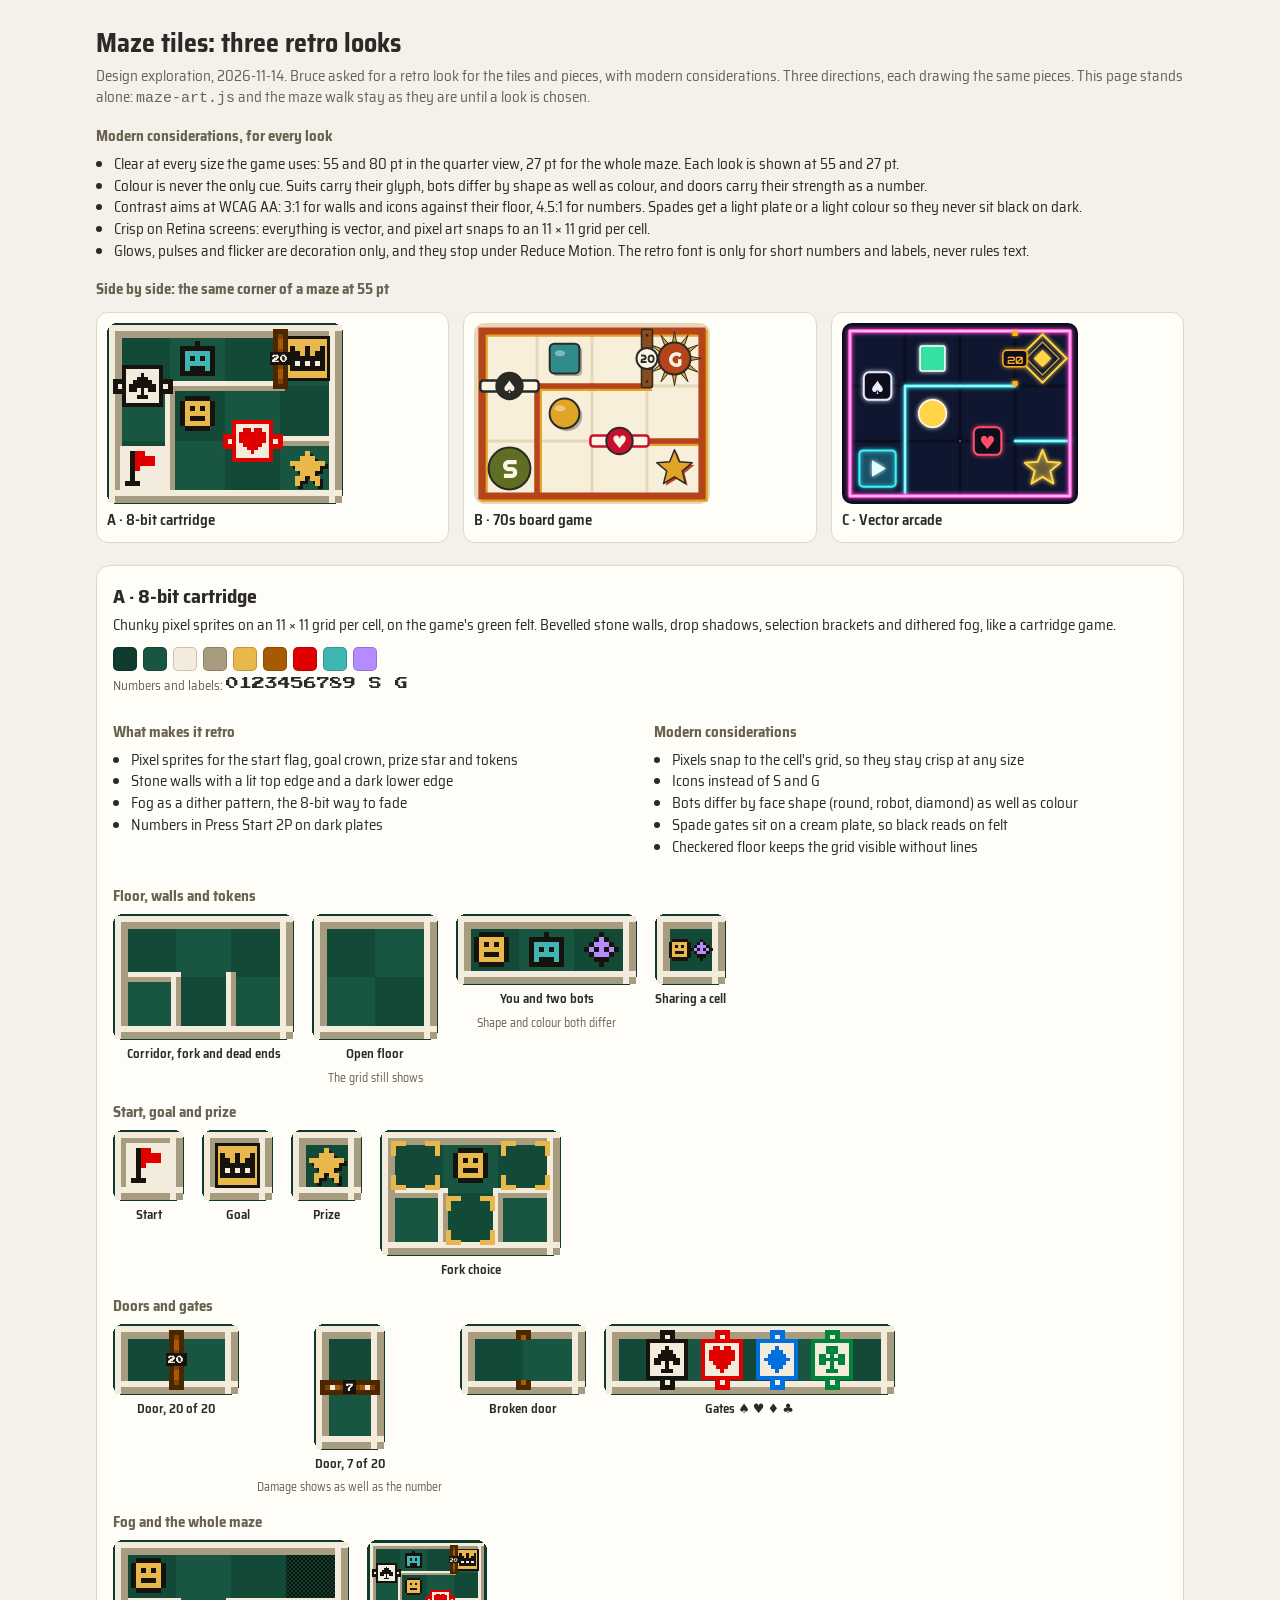
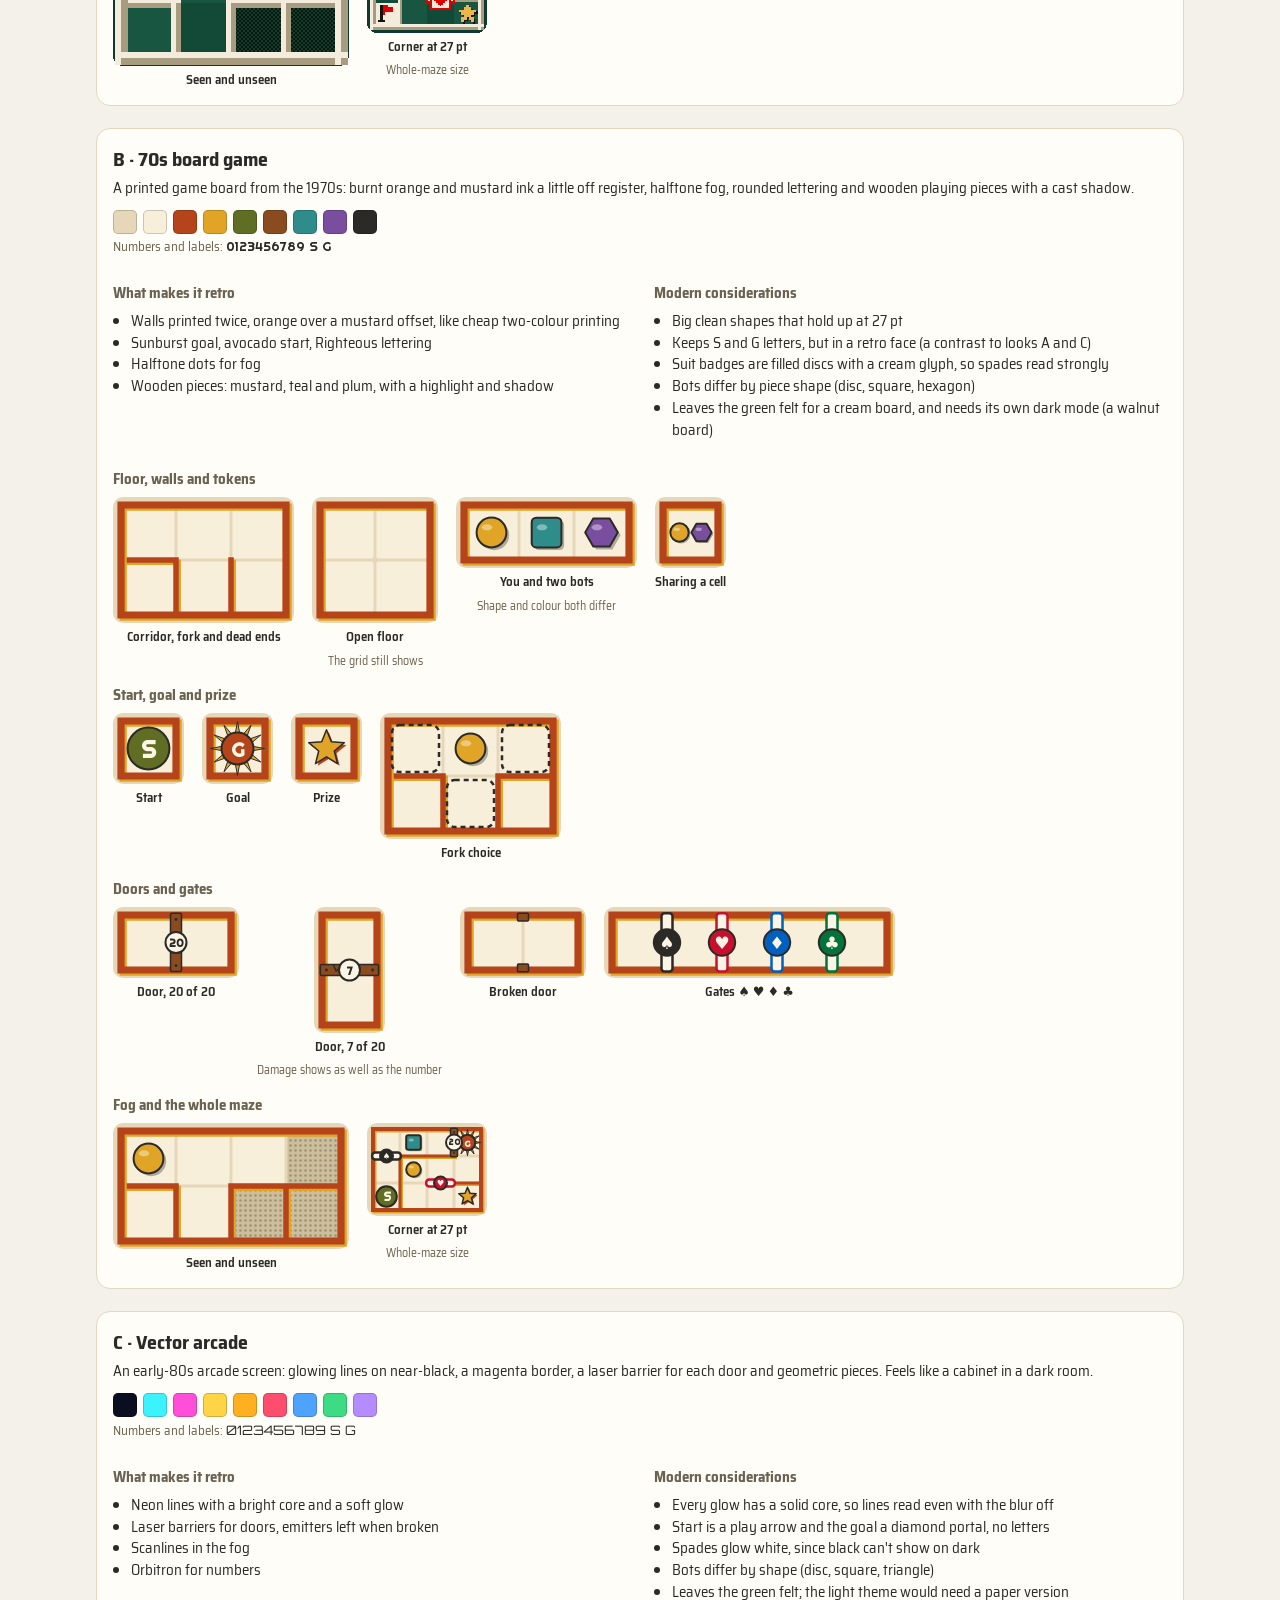
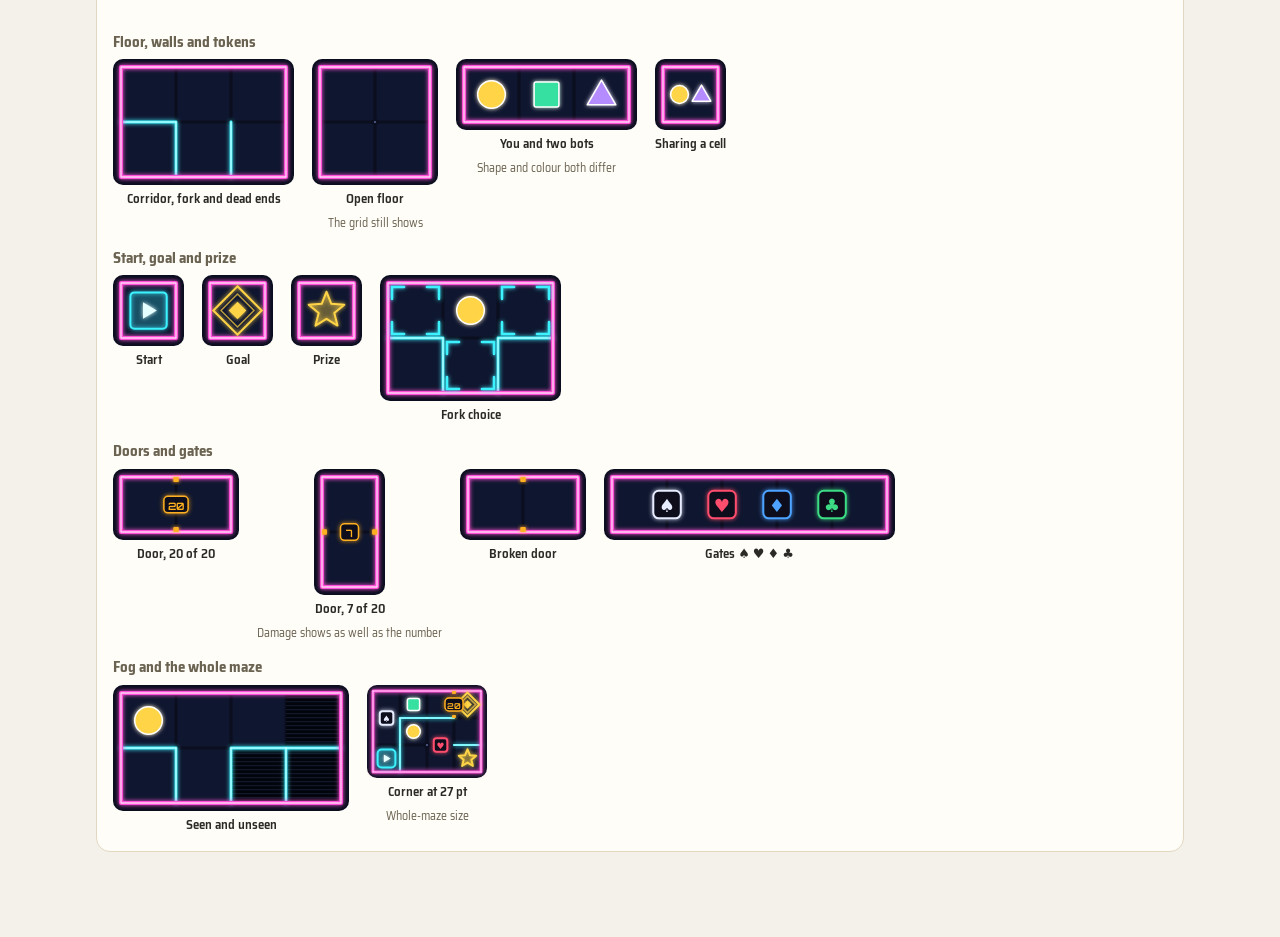
<file: cribbage/minigames/mocks/maze-retro.html>
<!doctype html>
<html lang="en">
<head>
<meta charset="utf-8">
<meta name="viewport" content="width=device-width, initial-scale=1">
<title>Maze Retro Looks</title>
<link rel="preconnect" href="https://fonts.googleapis.com">
<link rel="stylesheet" href="https://fonts.googleapis.com/css2?family=Saira+Semi+Condensed:wght@500;600;700&family=Press+Start+2P&family=Righteous&family=Orbitron:wght@600;800&display=swap">
<style>
  :root {
    --bg: #F4F1EA; --text: #2B2A26; --muted: #6B6352; --line: #E2D8C2; --panel: #FFFDF7;
  }
  @media (prefers-color-scheme: dark) {
    :root:not([data-theme="light"]) { --bg: #17140F; --text: #E9DFC9; --muted: #A99E86; --line: #3A3428; --panel: #211D16; }
  }
  :root[data-theme="dark"] { --bg: #17140F; --text: #E9DFC9; --muted: #A99E86; --line: #3A3428; --panel: #211D16; }
  * { box-sizing: border-box; }
  body { margin: 0; background: var(--bg); color: var(--text); font: 15px/1.45 "Saira Semi Condensed", system-ui, sans-serif; }
  main { max-width: 1120px; margin: 0 auto; padding: 24px 16px 64px; }
  h1 { font-size: 26px; margin: 0 0 4px; } h2 { font-size: 20px; margin: 0 0 4px; } h3 { font-size: 15px; margin: 16px 0 6px; color: var(--muted); }
  p { margin: 0 0 10px; } .muted { color: var(--muted); }
  ul.tight { margin: 4px 0 12px; padding-left: 18px; }
  .compare { display: grid; grid-template-columns: repeat(auto-fit, minmax(250px, 1fr)); gap: 14px; margin: 12px 0 8px; }
  .compare figure { margin: 0; background: var(--panel); border: 1px solid var(--line); border-radius: 12px; padding: 10px; }
  .compare figcaption { font-weight: 600; margin-top: 6px; }
  .look { border: 1px solid var(--line); background: var(--panel); border-radius: 14px; padding: 16px; margin: 22px 0; }
  .cols { display: grid; grid-template-columns: 1fr 1fr; gap: 0 28px; }
  @media (max-width: 720px) { .cols { grid-template-columns: 1fr; } }
  .swatches { display: flex; flex-wrap: wrap; gap: 6px; margin: 6px 0 4px; }
  .swatches span { width: 24px; height: 24px; border-radius: 5px; border: 1px solid rgba(0,0,0,.18); }
  .fontline { font-size: 13px; color: var(--muted); }
  .row { display: flex; flex-wrap: wrap; gap: 14px 18px; align-items: flex-start; }
  .item { display: flex; flex-direction: column; align-items: center; gap: 5px; max-width: 300px; }
  .item svg, .compare svg { display: block; max-width: 100%; height: auto; }
  .item .name { font-weight: 600; font-size: 13px; text-align: center; }
  .item .note { font-size: 12px; color: var(--muted); text-align: center; }
</style>
</head>
<body>
<main>
  <h1>Maze tiles: three retro looks</h1>
  <p class="muted">Design exploration, 2026-11-14. Bruce asked for a retro look for the tiles and pieces, with modern considerations. Three directions, each drawing the same pieces. This page stands alone: <code>maze-art.js</code> and the maze walk stay as they are until a look is chosen.</p>

  <h3>Modern considerations, for every look</h3>
  <ul class="tight">
    <li>Clear at every size the game uses: 55 and 80 pt in the quarter view, 27 pt for the whole maze. Each look is shown at 55 and 27 pt.</li>
    <li>Colour is never the only cue. Suits carry their glyph, bots differ by shape as well as colour, and doors carry their strength as a number.</li>
    <li>Contrast aims at WCAG AA: 3:1 for walls and icons against their floor, 4.5:1 for numbers. Spades get a light plate or a light colour so they never sit black on dark.</li>
    <li>Crisp on Retina screens: everything is vector, and pixel art snaps to an 11 × 11 grid per cell.</li>
    <li>Glows, pulses and flicker are decoration only, and they stop under Reduce Motion. The retro font is only for short numbers and labels, never rules text.</li>
  </ul>

  <h3>Side by side: the same corner of a maze at 55 pt</h3>
  <div class="compare" id="compare"></div>

  <div id="looks"></div>
</main>

<script>
(() => {
  const n = (v) => Math.round(v * 10) / 10;
  const GLYPH = { S: "♠", H: "♥", D: "♦", C: "♣" };
  const txt = (x, y, t, size, fill, font, extra = "") =>
    `<text x="${n(x)}" y="${n(y)}" text-anchor="middle" dominant-baseline="central" font-family="${font}" font-size="${n(size)}" font-weight="700" fill="${fill}" ${extra}>${t}</text>`;
  const star = (cx, cy, R, r) => Array.from({ length: 10 }, (_, i) => {
    const a = -Math.PI / 2 + i * Math.PI / 5, d = i % 2 ? r : R;
    return `${n(cx + d * Math.cos(a))},${n(cy + d * Math.sin(a))}`;
  }).join(" ");
  const poly = (cx, cy, r, k, rot = -Math.PI / 2) => Array.from({ length: k }, (_, i) => {
    const a = rot + i * 2 * Math.PI / k; return `${n(cx + r * Math.cos(a))},${n(cy + r * Math.sin(a))}`;
  }).join(" ");
  const segPath = (segs) => segs.map(([x1, y1, x2, y2]) => `M${n(x1)} ${n(y1)}L${n(x2)} ${n(y2)}`).join("");

  // Pixel sprites: rows of characters, "." is clear; runs of one colour merge into one rect.
  function sprite(x, y, u, rows, pal, shadow) {
    let s = "";
    const pass = (ox, oy, colour) => rows.forEach((row, r) => {
      for (let c = 0; c < row.length;) {
        const ch = row[c]; if (ch === ".") { c++; continue; }
        let e = c; while (e < row.length && row[e] === ch) e++;
        s += `<rect x="${n(x + ox + c * u)}" y="${n(y + oy + r * u)}" width="${n((e - c) * u + .15)}" height="${n(u + .15)}" fill="${colour || pal[ch]}"/>`;
        c = e;
      }
    });
    if (shadow) pass(u * .6, u * .6, shadow);
    pass(0, 0, null);
    return s;
  }
  const centred = (cx, cy, u, rows, pal, shadow) => sprite(cx - rows[0].length * u / 2, cy - rows.length * u / 2, u, rows, pal, shadow);

  // ---------- Look A: 8-bit cartridge ----------
  const PX = { felt: "#0E3B2E", a: "#185641", b: "#124937", fog: "#05190F", stone: "#F3ECDC", stoneDark: "#A89C80", ink: "#16130E",
    gold: "#E8B84A", wood: "#A85A00", woodDark: "#4A2700", cream: "#F3ECDC", red: "#E00000", tok: ["#E8B84A", "#3FB6B2", "#B48CFF"],
    suit: { S: "#16130E", H: "#E00000", D: "#0070E0", C: "#00843D" } };
  const SPR = {
    flag: [".krr...", ".krrrr.", ".krrrr.", ".kr....", ".k.....", ".k.....", "kkk...."],
    crown: ["k..k..k", "kk.k.kk", "kkkkkkk", "kckckck", "kkkkkkk"],
    star: ["...y...", "..yyy..", "yyyyyyy", ".yyyyy.", "..yyy..", ".yy.yy.", ".y...y."],
    tok: [
      [".kkkkk.", "kyyyyyk", "kykykyk", "kyyyyyk", "kykkkyk", "kyyyyyk", ".kkkkk."],
      ["...k...", "kkkkkkk", "kyyyyyk", "kykykyk", "kyyyyyk", "kykkkyk", "kkkkkkk"],
      ["...k...", "..kyk..", ".kyyyk.", "kykykyk", ".kyyyk.", "..kkk..", "...k..."],
    ],
    suit: {
      S: ["...s...", "..sss..", ".sssss.", "sssssss", "ss.s.ss", "...s...", "..sss.."],
      H: [".ss.ss.", "sssssss", "sssssss", "sssssss", ".sssss.", "..sss..", "...s..."],
      D: ["...s...", "..sss..", ".sssss.", "sssssss", ".sssss.", "..sss..", "...s..."],
      C: ["..sss..", "..sss..", "ss.s.ss", "sssssss", "ss.s.ss", "...s...", "..sss.."],
    },
  };
  const plankRows = (len, thick, up, fill) => {
    const rows = [];
    for (let r = 0; r < len; r++) {
      let row = "";
      for (let c = 0; c < thick; c++) row += (r === 0 || r === len - 1 || c === 0 || c === thick - 1) ? "k" : fill(r, c);
      rows.push(row);
    }
    return up ? rows : Array.from({ length: thick }, (_, c) => rows.map(row => row[c]).join(""));
  };
  const pixel = {
    key: "pixel", name: "A · 8-bit cartridge", font: "'Press Start 2P', monospace", bg: PX.felt, crisp: true,
    blurb: "Chunky pixel sprites on an 11 × 11 grid per cell, on the game's green felt. Bevelled stone walls, drop shadows, selection brackets and dithered fog, like a cartridge game.",
    retro: ["Pixel sprites for the start flag, goal crown, prize star and tokens", "Stone walls with a lit top edge and a dark lower edge", "Fog as a dither pattern, the 8-bit way to fade", "Numbers in Press Start 2P on dark plates"],
    modern: ["Pixels snap to the cell's grid, so they stay crisp at any size", "Icons instead of S and G", "Bots differ by face shape (round, robot, diamond) as well as colour", "Spade gates sit on a cream plate, so black reads on felt", "Checkered floor keeps the grid visible without lines"],
    swatches: [PX.felt, PX.a, PX.stone, PX.stoneDark, PX.gold, PX.wood, PX.red, PX.tok[1], PX.tok[2]],
    defs: () => `<pattern id="px-dither" width="4" height="4" patternUnits="userSpaceOnUse"><rect width="2" height="2" fill="#2A5A48"/><rect x="2" y="2" width="2" height="2" fill="#2A5A48"/></pattern>`,
    floor(x, y, cs, fog, c, r) {
      return fog ? `<rect x="${x}" y="${y}" width="${cs}" height="${cs}" fill="${PX.fog}"/><rect x="${x}" y="${y}" width="${cs}" height="${cs}" fill="url(#px-dither)" opacity=".5"/>`
        : `<rect x="${x}" y="${y}" width="${cs + .2}" height="${cs + .2}" fill="${(c + r) % 2 ? PX.a : PX.b}"/>`;
    },
    walls(segs, cs, outer) {
      const h = cs / 11 * (outer ? 1.3 : 1);
      let base = "", top = "";
      for (const [x1, y1, x2, y2] of segs) {
        const hor = y1 === y2, lx = Math.min(x1, x2), ly = Math.min(y1, y2), len = Math.abs(x2 - x1) + Math.abs(y2 - y1);
        base += hor ? `<rect x="${n(lx - h)}" y="${n(ly - h)}" width="${n(len + 2 * h)}" height="${n(2 * h)}" fill="${PX.stoneDark}"/>`
          : `<rect x="${n(lx - h)}" y="${n(ly - h)}" width="${n(2 * h)}" height="${n(len + 2 * h)}" fill="${PX.stoneDark}"/>`;
        top += hor ? `<rect x="${n(lx - h)}" y="${n(ly - h)}" width="${n(len + 2 * h)}" height="${n(h)}" fill="${PX.stone}"/>`
          : `<rect x="${n(lx - h)}" y="${n(ly - h)}" width="${n(h)}" height="${n(len + 2 * h)}" fill="${PX.stone}"/>`;
      }
      return base + top;
    },
    start(x, y, cs) { const u = cs / 11; return `<rect x="${n(x + u)}" y="${n(y + u)}" width="${n(cs - 2 * u)}" height="${n(cs - 2 * u)}" fill="${PX.cream}"/>` + centred(x + cs / 2, y + cs / 2, u, SPR.flag, { k: PX.ink, r: PX.red }); },
    goal(x, y, cs) {
      const u = cs / 11;
      return `<rect x="${n(x + u)}" y="${n(y + u)}" width="${n(cs - 2 * u)}" height="${n(cs - 2 * u)}" fill="${PX.ink}"/><rect x="${n(x + 1.6 * u)}" y="${n(y + 1.6 * u)}" width="${n(cs - 3.2 * u)}" height="${n(cs - 3.2 * u)}" fill="${PX.gold}"/>` +
        centred(x + cs / 2, y + cs / 2, u, SPR.crown, { k: PX.ink, c: PX.cream });
    },
    door(mx, my, cs, up, left, max) {
      const u = cs / 11, hurt = left / max < .5;
      const rows = plankRows(12, 3, up, (r) => hurt && (r === 2 || r === 9) ? "c" : r % 3 === 1 ? "d" : "b");
      const digits = String(left).length, bw = (digits * 1.5 + 1.2) * u, bh = 2.7 * u;
      return centred(mx, my, u, rows, { k: PX.woodDark, b: PX.wood, d: "#7E4300", c: PX.cream }) +
        `<rect x="${n(mx - bw / 2)}" y="${n(my - bh / 2)}" width="${n(bw)}" height="${n(bh)}" fill="${PX.ink}"/>` + txt(mx, my + u * .1, left, u * 1.5, PX.cream, this.font);
    },
    broken(mx, my, cs, up) {
      const u = cs / 11, rows = plankRows(12, 3, true, () => "b").map((r, i) => i < 2 || i > 9 ? r : "...");
      return centred(mx, my, u, up ? rows : Array.from({ length: 3 }, (_, c) => rows.map(row => row[c]).join("")), { k: PX.woodDark, b: PX.wood });
    },
    gate(mx, my, cs, up, suit) {
      const u = cs / 11, bu = u * .75, col = PX.suit[suit];
      const badge = ["sssssssssss", "scccccccccs", ...SPR.suit[suit].map(r => "sc" + r.replace(/\./g, "c") + "cs"), "scccccccccs", "sssssssssss"];
      return centred(mx, my, u, plankRows(12, 3, up, () => "c").map(r => r.replace(/k/g, "s")), { s: col, c: PX.cream }) + centred(mx, my, bu, badge, { s: col, c: PX.cream });
    },
    prize(x, y, cs) { return centred(x + cs / 2, y + cs / 2, cs / 11, SPR.star, { y: PX.gold }, PX.ink); },
    token(cx, cy, cs, who = 0, small = false) { return centred(cx, cy, cs / 11 * (small ? .62 : 1), SPR.tok[who], { k: PX.ink, y: PX.tok[who] }); },
    choice(x, y, cs) {
      const u = cs / 11, L = 3 * u, i = u * .6, g = PX.gold; let s = "";
      for (const [ax, ay, sx, sy] of [[x + i, y + i, 1, 1], [x + cs - i, y + i, -1, 1], [x + i, y + cs - i, 1, -1], [x + cs - i, y + cs - i, -1, -1]]) {
        s += `<rect x="${n(sx > 0 ? ax : ax - L)}" y="${n(sy > 0 ? ay : ay - u)}" width="${n(L)}" height="${n(u)}" fill="${g}"/><rect x="${n(sx > 0 ? ax : ax - u)}" y="${n(sy > 0 ? ay : ay - L)}" width="${n(u)}" height="${n(L)}" fill="${g}"/>`;
      }
      return s;
    },
  };

  // ---------- Look B: 70s board game print ----------
  const PR = { bg: "#E6D7B8", tile: "#F8EFDB", fog: "#CDBE9C", wall: "#B5441B", mis: "#E0A526", ink: "#2B2A26", avo: "#5F6E22",
    mustard: "#E0A526", teak: "#8A4B1E", cream: "#FBF5E6", tok: ["#E0A526", "#2E8C8A", "#7A4E9E"],
    suit: { S: "#2B2A26", H: "#C8102E", D: "#0060C0", C: "#00733A" } };
  const print = {
    key: "print", name: "B · 70s board game", font: "Righteous, sans-serif", bg: PR.bg,
    blurb: "A printed game board from the 1970s: burnt orange and mustard ink a little off register, halftone fog, rounded lettering and wooden playing pieces with a cast shadow.",
    retro: ["Walls printed twice, orange over a mustard offset, like cheap two-colour printing", "Sunburst goal, avocado start, Righteous lettering", "Halftone dots for fog", "Wooden pieces: mustard, teal and plum, with a highlight and shadow"],
    modern: ["Big clean shapes that hold up at 27 pt", "Keeps S and G letters, but in a retro face (a contrast to looks A and C)", "Suit badges are filled discs with a cream glyph, so spades read strongly", "Bots differ by piece shape (disc, square, hexagon)", "Leaves the green felt for a cream board, and needs its own dark mode (a walnut board)"],
    swatches: [PR.bg, PR.tile, PR.wall, PR.mis, PR.avo, PR.teak, PR.tok[1], PR.tok[2], PR.ink],
    defs: () => `<pattern id="pr-ht" width="5" height="5" patternUnits="userSpaceOnUse"><circle cx="2.5" cy="2.5" r="1.3" fill="${PR.ink}" opacity=".3"/></pattern>`,
    floor(x, y, cs, fog) {
      const i = 1.5, w = cs - 2 * i;
      return fog ? `<rect x="${x + i}" y="${y + i}" width="${w}" height="${w}" rx="2" fill="${PR.fog}"/><rect x="${x + i}" y="${y + i}" width="${w}" height="${w}" rx="2" fill="url(#pr-ht)"/>`
        : `<rect x="${x + i}" y="${y + i}" width="${w}" height="${w}" rx="2" fill="${PR.tile}"/>`;
    },
    walls(segs, cs, outer) {
      const w = outer ? Math.max(4, cs * .13) : Math.max(3, cs * .1), off = Math.max(1.5, cs * .04), d = segPath(segs);
      return `<path d="${d}" stroke="${PR.mis}" stroke-width="${n(w)}" stroke-linecap="square" fill="none" transform="translate(${n(off)} ${n(off)})"/>` +
        `<path d="${d}" stroke="${PR.wall}" stroke-width="${n(w)}" stroke-linecap="square" fill="none"/>`;
    },
    start(x, y, cs) { return `<circle cx="${n(x + cs / 2)}" cy="${n(y + cs / 2)}" r="${n(cs * .38)}" fill="${PR.avo}" stroke="${PR.ink}" stroke-width="2"/>` + txt(x + cs / 2, y + cs / 2 + cs * .02, "S", cs * .44, PR.cream, this.font); },
    goal(x, y, cs) {
      const cx = x + cs / 2, cy = y + cs / 2; let rays = "";
      for (let i = 0; i < 12; i++) {
        const a = i * Math.PI / 6, b = .17, R = cs * .49, r = cs * .26;
        rays += `<polygon points="${n(cx + r * Math.cos(a - b))},${n(cy + r * Math.sin(a - b))} ${n(cx + R * Math.cos(a))},${n(cy + R * Math.sin(a))} ${n(cx + r * Math.cos(a + b))},${n(cy + r * Math.sin(a + b))}" fill="${PR.mustard}" stroke="${PR.ink}" stroke-width="1"/>`;
      }
      return rays + `<circle cx="${n(cx)}" cy="${n(cy)}" r="${n(cs * .29)}" fill="${PR.wall}" stroke="${PR.ink}" stroke-width="2"/>` + txt(cx, cy + cs * .02, "G", cs * .36, PR.cream, this.font);
    },
    plank(mx, my, cs, up) { const L = cs * 1.06, T = Math.max(7, cs * .2); return { w: up ? T : L, h: up ? L : T, L, T }; },
    door(mx, my, cs, up, left, max) {
      const p = this.plank(mx, my, cs, up), r = Math.max(8, cs * .19), e = p.L / 2 - p.T * .55;
      const nails = [-e, e].map(o => `<circle cx="${n(up ? mx : mx + o)}" cy="${n(up ? my + o : my)}" r="${n(Math.max(1, cs * .025))}" fill="${PR.ink}"/>`).join("");
      const crack = left / max < .5 ? (up ? `<polyline points="${n(mx - p.T / 2)},${n(my - r - 6)} ${n(mx + 1)},${n(my - r - 3)} ${n(mx - 1)},${n(my - r - 1)}" fill="none" stroke="${PR.ink}" stroke-width="1.5"/>`
        : `<polyline points="${n(mx - r - 6)},${n(my - p.T / 2)} ${n(mx - r - 3)},${n(my + 1)} ${n(mx - r - 1)},${n(my - 1)}" fill="none" stroke="${PR.ink}" stroke-width="1.5"/>`) : "";
      return `<rect x="${n(mx - p.w / 2)}" y="${n(my - p.h / 2)}" width="${n(p.w)}" height="${n(p.h)}" rx="1.5" fill="${PR.teak}" stroke="${PR.ink}" stroke-width="1.5"/>` + nails + crack +
        `<circle cx="${n(mx)}" cy="${n(my)}" r="${n(r)}" fill="${PR.cream}" stroke="${PR.ink}" stroke-width="2"/>` + txt(mx, my + r * .05, left, r * 1.05, PR.ink, this.font);
    },
    broken(mx, my, cs, up) {
      const p = this.plank(mx, my, cs, up), a = p.T, b = p.T * .7;
      const st = up ? [[mx - a / 2, my - p.L / 2, a, b], [mx - a / 2, my + p.L / 2 - b, a, b]] : [[mx - p.L / 2, my - a / 2, b, a], [mx + p.L / 2 - b, my - a / 2, b, a]];
      return st.map(([x, y, w, h]) => `<rect x="${n(x)}" y="${n(y)}" width="${n(w)}" height="${n(h)}" rx="1" fill="${PR.teak}" stroke="${PR.ink}" stroke-width="1.5"/>`).join("");
    },
    gate(mx, my, cs, up, suit) {
      const p = this.plank(mx, my, cs, up), r = cs * .24, col = PR.suit[suit];
      return `<rect x="${n(mx - p.w / 2)}" y="${n(my - p.h / 2)}" width="${n(p.w)}" height="${n(p.h)}" rx="3" fill="${PR.cream}" stroke="${col}" stroke-width="2.5"/>` +
        `<circle cx="${n(mx)}" cy="${n(my)}" r="${n(r)}" fill="${col}" stroke="${PR.ink}" stroke-width="2"/>` + txt(mx, my + r * .05, GLYPH[suit], r * 1.3, PR.cream, "system-ui");
    },
    prize(x, y, cs) {
      const cx = x + cs / 2, cy = y + cs / 2, o = Math.max(1.5, cs * .04);
      return `<polygon points="${star(cx + o, cy + o, cs * .34, cs * .15)}" fill="${PR.wall}"/><polygon points="${star(cx, cy, cs * .34, cs * .15)}" fill="${PR.mustard}" stroke="${PR.ink}" stroke-width="1.5" stroke-linejoin="round"/>`;
    },
    token(cx, cy, cs, who = 0, small = false) {
      const k = small ? .62 : 1, r = cs * .27 * k, col = PR.tok[who], o = Math.max(1.5, cs * .05 * k);
      const shape = (x, y, fill, extra) => who === 0 ? `<circle cx="${n(x)}" cy="${n(y)}" r="${n(r)}" fill="${fill}" ${extra}/>`
        : who === 1 ? `<rect x="${n(x - r)}" y="${n(y - r)}" width="${n(2 * r)}" height="${n(2 * r)}" rx="${n(r * .3)}" fill="${fill}" ${extra}/>`
        : `<polygon points="${poly(x, y, r * 1.1, 6, 0)}" fill="${fill}" ${extra}/>`;
      return shape(cx + o, cy + o, "rgba(43,42,38,.35)", "") + shape(cx, cy, col, `stroke="${PR.ink}" stroke-width="2" stroke-linejoin="round"`) +
        `<ellipse cx="${n(cx - r * .3)}" cy="${n(cy - r * .35)}" rx="${n(r * .35)}" ry="${n(r * .2)}" fill="#fff" opacity=".4"/>`;
    },
    choice(x, y, cs) { return `<rect x="${n(x + 4)}" y="${n(y + 4)}" width="${n(cs - 8)}" height="${n(cs - 8)}" rx="${n(cs * .14)}" fill="none" stroke="${PR.ink}" stroke-width="2.5" stroke-dasharray="5 4"/>`; },
  };

  // ---------- Look C: vector arcade ----------
  const NE = { bg: "#0A0E1F", wall: "#3CF2FF", core: "#E6FFFF", outer: "#FF4FD8", gold: "#FFD447", amber: "#FFB020",
    suit: { S: "#E8ECFF", H: "#FF4D6D", D: "#4DA3FF", C: "#3DDC84" }, tok: ["#FFD447", "#34E0A1", "#B48CFF"] };
  const G = `filter="url(#ne-glow)"`;
  const neon = {
    key: "neon", name: "C · Vector arcade", font: "Orbitron, sans-serif", bg: NE.bg,
    blurb: "An early-80s arcade screen: glowing lines on near-black, a magenta border, a laser barrier for each door and geometric pieces. Feels like a cabinet in a dark room.",
    retro: ["Neon lines with a bright core and a soft glow", "Laser barriers for doors, emitters left when broken", "Scanlines in the fog", "Orbitron for numbers"],
    modern: ["Every glow has a solid core, so lines read even with the blur off", "Start is a play arrow and the goal a diamond portal, no letters", "Spades glow white, since black can't show on dark", "Bots differ by shape (disc, square, triangle)", "Leaves the green felt; the light theme would need a paper version"],
    swatches: [NE.bg, NE.wall, NE.outer, NE.gold, NE.amber, NE.suit.H, NE.suit.D, NE.suit.C, NE.tok[2]],
    defs: () => `<filter id="ne-glow" x="-50%" y="-50%" width="200%" height="200%"><feGaussianBlur stdDeviation="2.2" result="b"/><feMerge><feMergeNode in="b"/><feMergeNode in="SourceGraphic"/></feMerge></filter>` +
      `<pattern id="ne-scan" width="4" height="4" patternUnits="userSpaceOnUse"><rect width="4" height="1.2" fill="#7F9CFF" opacity=".12"/></pattern>`,
    floor(x, y, cs, fog) {
      return fog ? `<rect x="${x}" y="${y}" width="${cs}" height="${cs}" fill="#03050C"/><rect x="${x}" y="${y}" width="${cs}" height="${cs}" fill="url(#ne-scan)"/>`
        : `<rect x="${x + 1.5}" y="${y + 1.5}" width="${cs - 3}" height="${cs - 3}" rx="3" fill="#5A82FF" opacity=".07"/><circle cx="${x}" cy="${y}" r="1.1" fill="#9AB4FF" opacity=".5"/>`;
    },
    walls(segs, cs, outer) {
      const d = segPath(segs), w = outer ? Math.max(3, cs * .07) : Math.max(2.2, cs * .05);
      return `<path d="${d}" stroke="${outer ? NE.outer : NE.wall}" stroke-width="${n(w)}" stroke-linecap="round" fill="none" ${G}/>` +
        `<path d="${d}" stroke="${outer ? "#FFD6F5" : NE.core}" stroke-width="${n(w * .35)}" stroke-linecap="round" fill="none"/>`;
    },
    start(x, y, cs) {
      const cx = x + cs / 2, cy = y + cs / 2, i = cs * .17;
      return `<rect x="${n(x + i)}" y="${n(y + i)}" width="${n(cs - 2 * i)}" height="${n(cs - 2 * i)}" rx="4" fill="${NE.wall}" fill-opacity=".14" stroke="${NE.wall}" stroke-width="2" ${G}/>` +
        `<polygon points="${n(cx - cs * .1)},${n(cy - cs * .15)} ${n(cx + cs * .15)},${n(cy)} ${n(cx - cs * .1)},${n(cy + cs * .15)}" fill="${NE.core}" ${G}/>`;
    },
    goal(x, y, cs) {
      const cx = x + cs / 2, cy = y + cs / 2;
      return `<polygon points="${poly(cx, cy, cs * .44, 4)}" fill="none" stroke="${NE.gold}" stroke-width="2" ${G}/><polygon points="${poly(cx, cy, cs * .3, 4)}" fill="none" stroke="${NE.gold}" stroke-width="1.5" opacity=".7"/>` +
        `<polygon points="${poly(cx, cy, cs * .16, 4)}" fill="${NE.gold}" ${G}/>`;
    },
    badge(mx, my, cs, t, col) {
      const w = Math.max(18, cs * (String(t).length > 1 ? .44 : .32)), h = Math.max(13, cs * .3);
      return `<rect x="${n(mx - w / 2)}" y="${n(my - h / 2)}" width="${n(w)}" height="${n(h)}" rx="4" fill="${NE.bg}" stroke="${col}" stroke-width="1.5" ${G}/>` + txt(mx, my + 1, t, h * .62, col, this.font);
    },
    door(mx, my, cs, up, left, max) {
      const L = cs * .96, a = up ? [mx, my - L / 2, mx, my + L / 2] : [mx - L / 2, my, mx + L / 2, my];
      return `<line x1="${n(a[0])}" y1="${n(a[1])}" x2="${n(a[2])}" y2="${n(a[3])}" stroke="${NE.amber}" stroke-width="${n(Math.max(3, cs * .07))}" stroke-dasharray="${left / max < .5 ? "2 6" : "6 3"}" ${G}/>` + this.broken(mx, my, cs, up) + this.badge(mx, my, cs, left, NE.amber);
    },
    broken(mx, my, cs, up) {
      const L = cs * .5, e = Math.max(3, cs * .09), t = Math.max(4, cs * .1);
      return [-1, 1].map(s => up ? `<rect x="${n(mx - t / 2)}" y="${n(my + s * L - (s > 0 ? e : 0))}" width="${n(t)}" height="${n(e)}" rx="1" fill="${NE.amber}" ${G}/>`
        : `<rect x="${n(mx + s * L - (s > 0 ? e : 0))}" y="${n(my - t / 2)}" width="${n(e)}" height="${n(t)}" rx="1" fill="${NE.amber}" ${G}/>`).join("");
    },
    gate(mx, my, cs, up, suit) {
      const L = cs * .96, col = NE.suit[suit], s = cs * .5, a = up ? [mx, my - L / 2, mx, my + L / 2] : [mx - L / 2, my, mx + L / 2, my];
      return `<line x1="${n(a[0])}" y1="${n(a[1])}" x2="${n(a[2])}" y2="${n(a[3])}" stroke="${col}" stroke-width="2.5" ${G}/>` +
        `<rect x="${n(mx - s / 2)}" y="${n(my - s / 2)}" width="${n(s)}" height="${n(s)}" rx="${n(cs * .1)}" fill="${NE.bg}" stroke="${col}" stroke-width="2" ${G}/>` + txt(mx, my + 1, GLYPH[suit], s * .66, col, "system-ui");
    },
    prize(x, y, cs) { const cx = x + cs / 2, cy = y + cs / 2; return `<polygon points="${star(cx, cy, cs * .34, cs * .15)}" fill="${NE.gold}" fill-opacity=".2" stroke="${NE.gold}" stroke-width="2" stroke-linejoin="round" ${G}/>`; },
    token(cx, cy, cs, who = 0, small = false) {
      const r = cs * .25 * (small ? .65 : 1), col = NE.tok[who];
      const body = who === 0 ? `<circle cx="${n(cx)}" cy="${n(cy)}" r="${n(r)}"` : who === 1 ? `<rect x="${n(cx - r * .9)}" y="${n(cy - r * .9)}" width="${n(r * 1.8)}" height="${n(r * 1.8)}" rx="2"`
        : `<polygon points="${poly(cx, cy + r * .15, r * 1.2, 3)}"`;
      return `${body} fill="${col}" stroke="#fff" stroke-width="1.5" stroke-linejoin="round" ${G}/>`;
    },
    choice(x, y, cs) {
      const i = 4, L = cs * .22; let d = "";
      for (const [ax, ay, sx, sy] of [[x + i, y + i, 1, 1], [x + cs - i, y + i, -1, 1], [x + i, y + cs - i, 1, -1], [x + cs - i, y + cs - i, -1, -1]]) d += `M${n(ax + sx * L)} ${n(ay)}H${n(ax)}V${n(ay + sy * L)}`;
      return `<path d="${d}" stroke="${NE.wall}" stroke-width="2.5" fill="none" stroke-linecap="round" ${G}/>`;
    },
  };

  const LOOKS = [pixel, print, neon];

  // A maze patch: w × h cells with passages as [cell, cell] pairs; extra() draws on top.
  function patch(st, w, h, passages, extra = () => "", opts = {}) {
    const cs = opts.cs || 55, pad = Math.max(6, Math.round(cs * .14));
    const X = (i) => pad + (i % w) * cs, Y = (i) => pad + Math.floor(i / w) * cs, cx = (i) => X(i) + cs / 2, cy = (i) => Y(i) + cs / 2;
    const open = new Set(passages.map(([a, b]) => Math.min(a, b) + ":" + Math.max(a, b)));
    const segs = [];
    for (let i = 0; i < w * h; i++) {
      const x = i % w, y = Math.floor(i / w);
      if (x + 1 < w && !open.has(i + ":" + (i + 1))) segs.push([X(i) + cs, Y(i), X(i) + cs, Y(i) + cs]);
      if (y + 1 < h && !open.has(i + ":" + (i + w))) segs.push([X(i), Y(i) + cs, X(i) + cs, Y(i) + cs]);
    }
    const W = cs * w + pad * 2, H = cs * h + pad * 2, R = pad + cs * w, B = pad + cs * h;
    const border = [[pad, pad, R, pad], [R, pad, R, B], [pad, B, R, B], [pad, pad, pad, B]];
    let s = `<defs>${st.defs()}</defs><rect width="${W}" height="${H}" rx="10" fill="${st.bg}"/>`;
    for (let i = 0; i < w * h; i++) s += st.floor(X(i), Y(i), cs, (opts.fog || []).includes(i), i % w, Math.floor(i / w));
    s += st.walls(segs, cs, false) + st.walls(border, cs, true) + extra(cs, X, Y, cx, cy);
    return `<svg width="${W}" height="${H}" viewBox="0 0 ${W} ${H}"${st.crisp ? ` shape-rendering="crispEdges"` : ""}>${s}</svg>`;
  }
  const mid = (a, b, cx, cy) => [(cx(a) + cx(b)) / 2, (cy(a) + cy(b)) / 2];
  const item = (name, svg, note = "") => `<div class="item">${svg}<div class="name">${name}</div>${note ? `<div class="note">${note}</div>` : ""}</div>`;

  const corner = (st, cs) => patch(st, 4, 3, [[0, 1], [1, 2], [2, 3], [3, 7], [7, 6], [6, 5], [5, 9], [9, 10], [10, 11], [0, 4], [4, 8], [6, 10]],
    (cs, X, Y, cx, cy) => st.start(X(8), Y(8), cs) + st.goal(X(3), Y(3), cs) + st.door(...mid(2, 3, cx, cy), cs, true, 20, 20) +
      st.gate(...mid(6, 10, cx, cy), cs, false, "H") + st.gate(...mid(0, 4, cx, cy), cs, false, "S") + st.prize(X(11), Y(11), cs) +
      st.token(cx(5), cy(5), cs, 0) + st.token(cx(1), cy(1), cs, 1), { cs });

  function pieces(st) {
    return [
      ["Floor, walls and tokens", [
        item("Corridor, fork and dead ends", patch(st, 3, 2, [[0, 1], [1, 2], [1, 4], [2, 5]])),
        item("Open floor", patch(st, 2, 2, [[0, 1], [0, 2], [1, 3], [2, 3]]), "The grid still shows"),
        item("You and two bots", patch(st, 3, 1, [[0, 1], [1, 2]], (cs, X, Y, cx, cy) => [0, 1, 2].map(k => st.token(cx(k), cy(k), cs, k)).join("")), "Shape and colour both differ"),
        item("Sharing a cell", patch(st, 1, 1, [], (cs, X, Y, cx, cy) => st.token(cx(0) - cs * .2, cy(0), cs, 0, true) + st.token(cx(0) + cs * .2, cy(0), cs, 2, true))),
      ]],
      ["Start, goal and prize", [
        item("Start", patch(st, 1, 1, [], (cs, X, Y) => st.start(X(0), Y(0), cs))),
        item("Goal", patch(st, 1, 1, [], (cs, X, Y) => st.goal(X(0), Y(0), cs))),
        item("Prize", patch(st, 1, 1, [], (cs, X, Y) => st.prize(X(0), Y(0), cs))),
        item("Fork choice", patch(st, 3, 2, [[0, 1], [1, 2], [1, 4]], (cs, X, Y, cx, cy) => st.token(cx(1), cy(1), cs) + st.choice(X(0), Y(0), cs) + st.choice(X(2), Y(2), cs) + st.choice(X(4), Y(4), cs))),
      ]],
      ["Doors and gates", [
        item("Door, 20 of 20", patch(st, 2, 1, [[0, 1]], (cs, X, Y, cx, cy) => st.door(...mid(0, 1, cx, cy), cs, true, 20, 20))),
        item("Door, 7 of 20", patch(st, 1, 2, [[0, 1]], (cs, X, Y, cx, cy) => st.door(...mid(0, 1, cx, cy), cs, false, 7, 20)), "Damage shows as well as the number"),
        item("Broken door", patch(st, 2, 1, [[0, 1]], (cs, X, Y, cx, cy) => st.broken(...mid(0, 1, cx, cy), cs, true))),
        item("Gates ♠ ♥ ♦ ♣", patch(st, 5, 1, [[0, 1], [1, 2], [2, 3], [3, 4]], (cs, X, Y, cx, cy) => ["S", "H", "D", "C"].map((s, k) => st.gate(...mid(k, k + 1, cx, cy), cs, true, s)).join(""))),
      ]],
      ["Fog and the whole maze", [
        item("Seen and unseen", patch(st, 4, 2, [[0, 1], [1, 2], [2, 3], [1, 5]], (cs, X, Y, cx, cy) => st.token(cx(0), cy(0), cs), { fog: [3, 6, 7] })),
        item("Corner at 27 pt", corner(st, 27), "Whole-maze size"),
      ]],
    ];
  }

  document.getElementById("compare").innerHTML = LOOKS.map(st => `<figure>${corner(st, 55)}<figcaption>${st.name}</figcaption></figure>`).join("");
  document.getElementById("looks").innerHTML = LOOKS.map(st => `
    <section class="look" id="${st.key}">
      <h2>${st.name}</h2>
      <p>${st.blurb}</p>
      <div class="swatches">${st.swatches.map(c => `<span style="background:${c}" title="${c}"></span>`).join("")}</div>
      <p class="fontline">Numbers and labels: <span style="font-family:${st.font};color:var(--text)">0123456789 S G</span></p>
      <div class="cols">
        <div><h3>What makes it retro</h3><ul class="tight">${st.retro.map(t => `<li>${t}</li>`).join("")}</ul></div>
        <div><h3>Modern considerations</h3><ul class="tight">${st.modern.map(t => `<li>${t}</li>`).join("")}</ul></div>
      </div>
      ${pieces(st).map(([h, items]) => `<h3>${h}</h3><div class="row">${items.join("")}</div>`).join("")}
    </section>`).join("");
})();
</script>
</body>
</html>
</file>
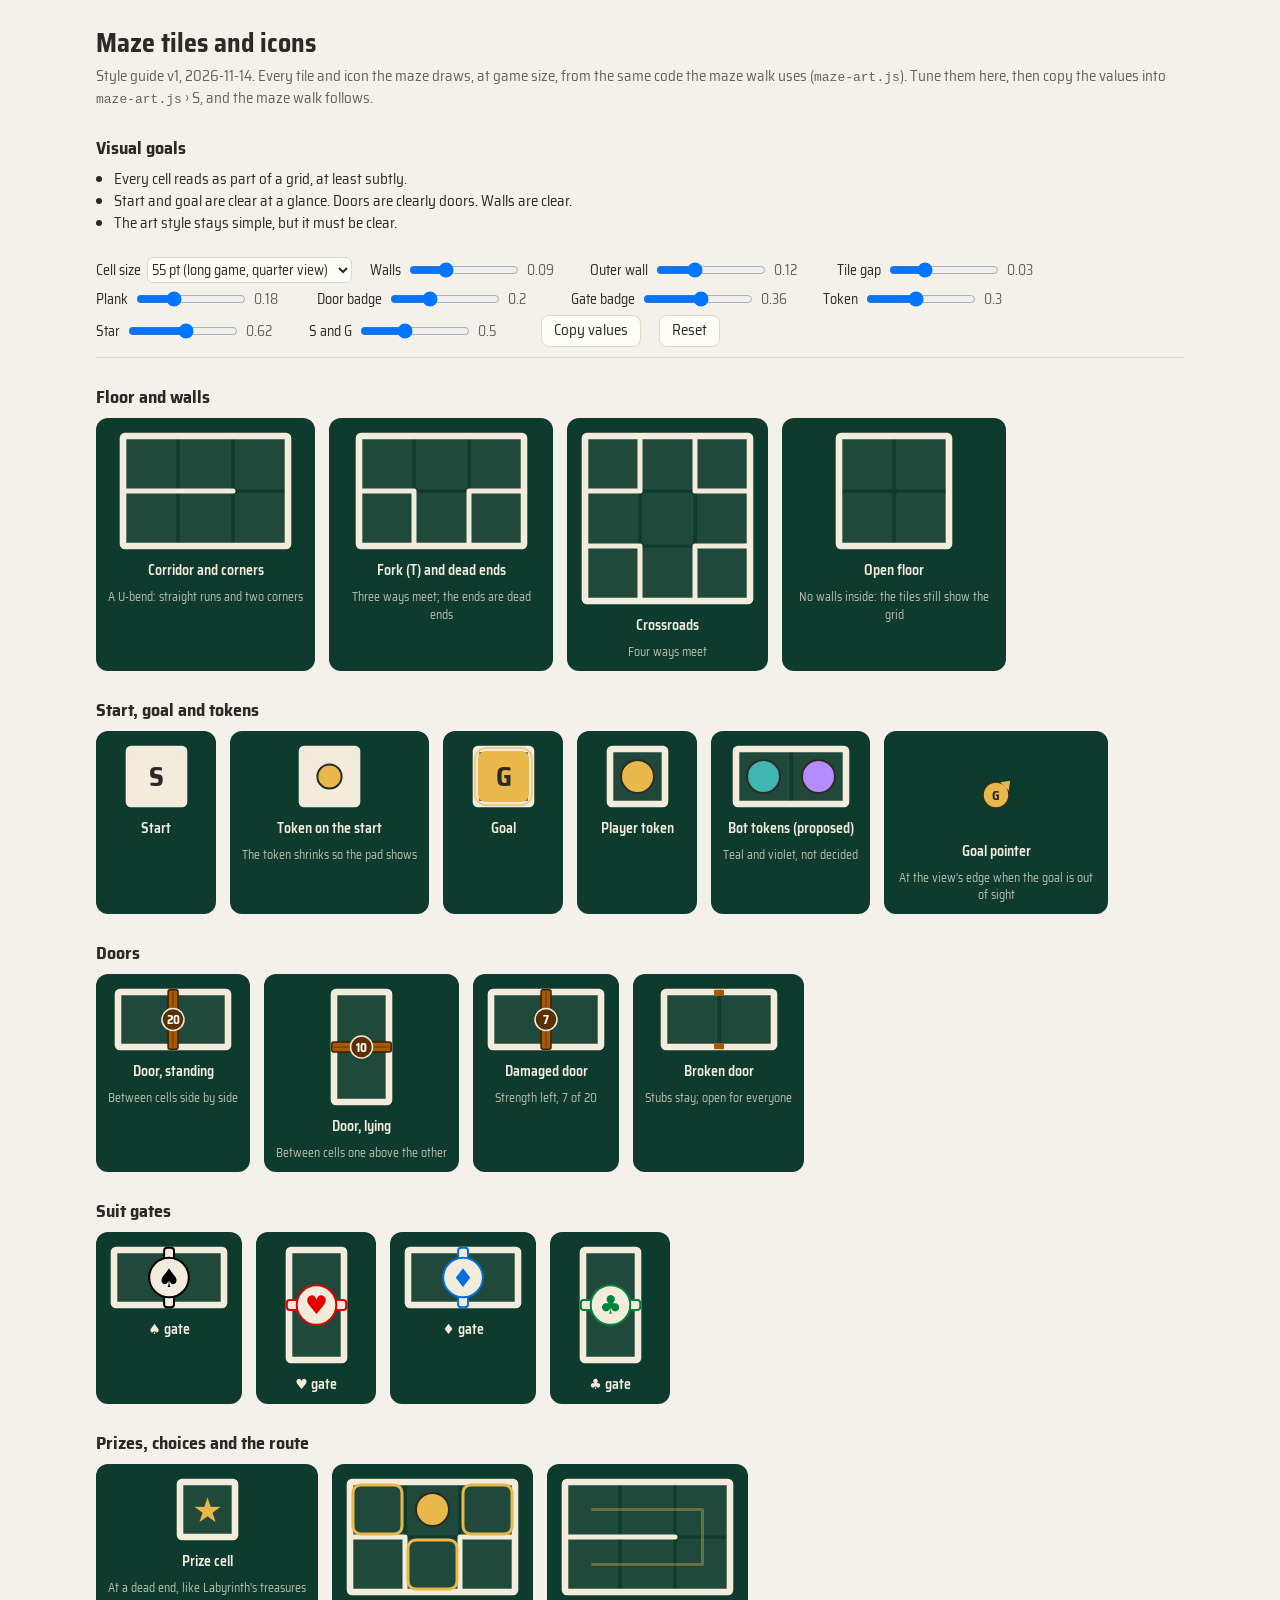
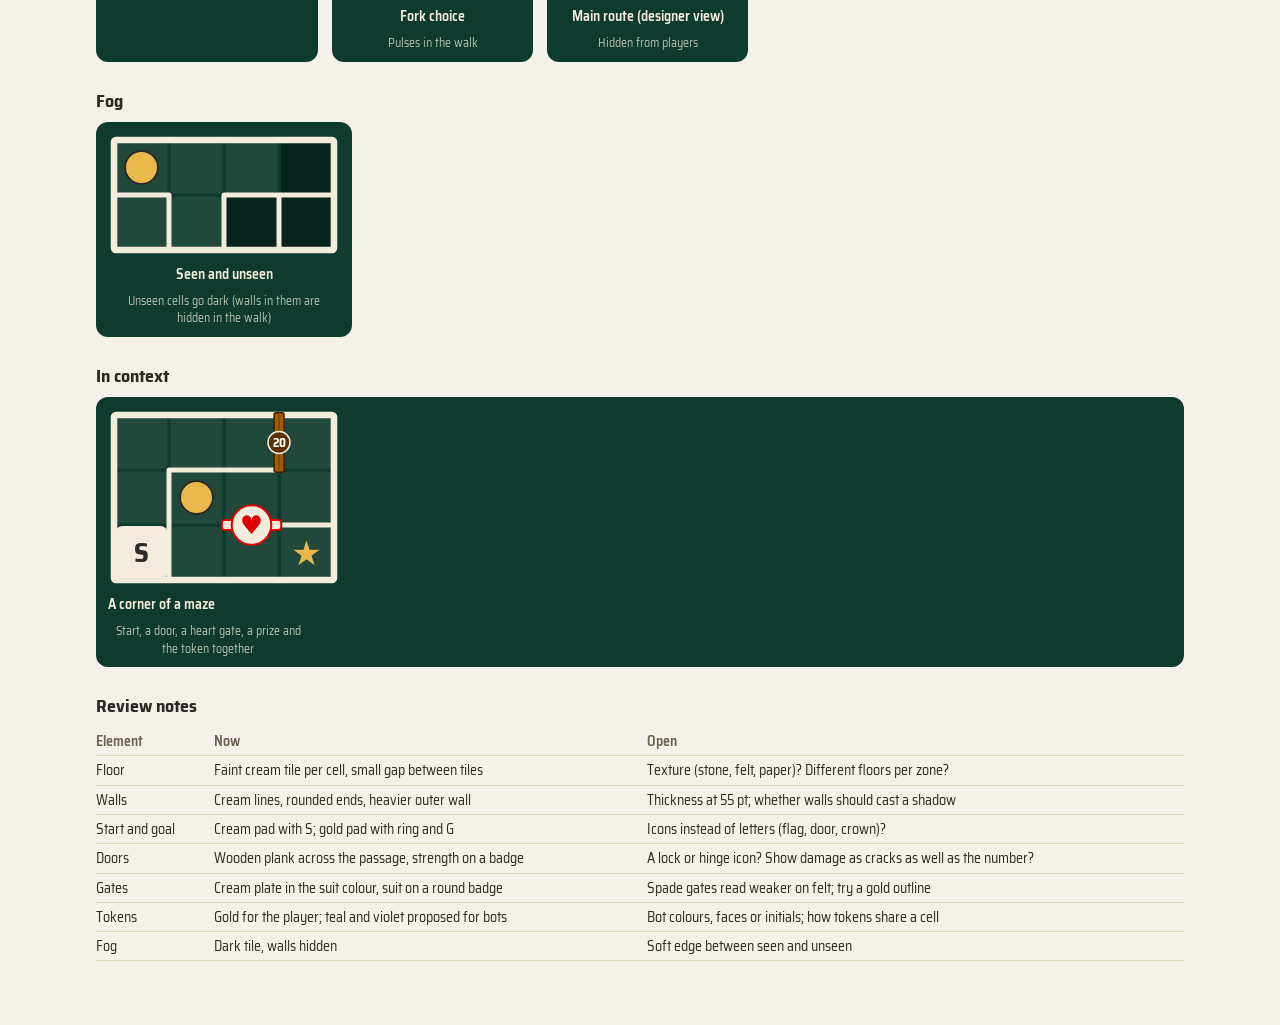
<file: cribbage/minigames/mocks/maze-tiles.html>
<!doctype html>
<html lang="en">
<head>
<meta charset="utf-8">
<meta name="viewport" content="width=device-width, initial-scale=1">
<title>Maze Tiles</title>
<link rel="preconnect" href="https://fonts.googleapis.com">
<link rel="stylesheet" href="https://fonts.googleapis.com/css2?family=Saira+Semi+Condensed:wght@500;600;700&display=swap">
<style>
  :root {
    --bg: #F4F1EA; --text: #2B2A26; --muted: #6B6352; --line: #E2D8C2; --panel: #FFFDF7;
    --felt: #0E3B2E; --felt-text: #F3ECDC; --gold: #E8B84A; --wall: #F3ECDC; --door: #A85A00;
    --floor: rgba(243,236,220,.08); --fogc: rgba(0,0,0,.4);
    --S: #000000; --H: #E00000; --D: #0070E0; --C: #00843D;
  }
  @media (prefers-color-scheme: dark) {
    :root:not([data-theme="light"]) { --bg: #17140F; --text: #E9DFC9; --muted: #A99E86; --line: #3A3428; --panel: #211D16; }
  }
  :root[data-theme="dark"] { --bg: #17140F; --text: #E9DFC9; --muted: #A99E86; --line: #3A3428; --panel: #211D16; }
  * { box-sizing: border-box; }
  body { margin: 0; background: var(--bg); color: var(--text); font: 15px/1.45 "Saira Semi Condensed", system-ui, sans-serif; }
  main { max-width: 1120px; margin: 0 auto; padding: 24px 16px 64px; }
  h1 { font-size: 26px; margin: 0 0 4px; } h2 { font-size: 18px; margin: 26px 0 8px; }
  p { margin: 0 0 10px; } .muted { color: var(--muted); }
  ul.tight { margin: 4px 0 12px; padding-left: 18px; }
  .controls { position: sticky; top: 0; z-index: 2; background: var(--bg); padding: 10px 0; border-bottom: 1px solid var(--line); display: flex; flex-wrap: wrap; gap: 6px 18px; align-items: center; }
  .controls label { display: flex; gap: 6px; align-items: center; font-size: 14px; }
  .controls input[type=range] { width: 110px; }
  .controls output { min-width: 3.2em; font-variant-numeric: tabular-nums; color: var(--muted); }
  .controls select { font: inherit; color: var(--text); background: var(--panel); border: 1px solid var(--line); border-radius: 6px; }
  .btn { font: inherit; border: 1px solid var(--line); background: var(--panel); color: var(--text); border-radius: 8px; padding: 4px 12px; cursor: pointer; }
  .row { display: flex; flex-wrap: wrap; gap: 14px; }
  .item { background: var(--felt); color: var(--felt-text); border-radius: 12px; padding: 12px 12px 10px; display: flex; flex-direction: column; align-items: center; gap: 8px; min-width: 120px; }
  .item svg { display: block; }
  .item .name { font-weight: 600; font-size: 14px; }
  .item .note { font-size: 12px; opacity: .75; max-width: 200px; text-align: center; }
  .wide { flex: 1 1 100%; align-items: flex-start; }
  table { border-collapse: collapse; width: 100%; font-size: 14px; margin-top: 6px; }
  td, th { text-align: left; padding: 4px 8px 4px 0; border-bottom: 1px solid var(--line); vertical-align: top; }
  th { color: var(--muted); font-weight: 600; }
  code { font-size: 13px; }
</style>
</head>
<body>
<main>
  <h1>Maze tiles and icons</h1>
  <p class="muted">Style guide v1, 2026-11-14. Every tile and icon the maze draws, at game size, from the same code the maze walk uses (<code>maze-art.js</code>). Tune them here, then copy the values into <code>maze-art.js</code> › S, and the maze walk follows.</p>

  <h2>Visual goals</h2>
  <ul class="tight">
    <li>Every cell reads as part of a grid, at least subtly.</li>
    <li>Start and goal are clear at a glance. Doors are clearly doors. Walls are clear.</li>
    <li>The art style stays simple, but it must be clear.</li>
  </ul>

  <div class="controls" id="controls">
    <label>Cell size <select id="cs"><option value="55" selected>55 pt (long game, quarter view)</option><option value="80">80 pt (short game, quarter view)</option><option value="27">27 pt (whole maze)</option></select></label>
    <button class="btn" id="copy">Copy values</button>
    <button class="btn" id="reset">Reset</button>
    <span class="muted" id="copied" aria-live="polite"></span>
  </div>

  <div id="sections"></div>

  <h2>Review notes</h2>
  <table>
    <tr><th>Element</th><th>Now</th><th>Open</th></tr>
    <tr><td>Floor</td><td>Faint cream tile per cell, small gap between tiles</td><td>Texture (stone, felt, paper)? Different floors per zone?</td></tr>
    <tr><td>Walls</td><td>Cream lines, rounded ends, heavier outer wall</td><td>Thickness at 55 pt; whether walls should cast a shadow</td></tr>
    <tr><td>Start and goal</td><td>Cream pad with S; gold pad with ring and G</td><td>Icons instead of letters (flag, door, crown)?</td></tr>
    <tr><td>Doors</td><td>Wooden plank across the passage, strength on a badge</td><td>A lock or hinge icon? Show damage as cracks as well as the number?</td></tr>
    <tr><td>Gates</td><td>Cream plate in the suit colour, suit on a round badge</td><td>Spade gates read weaker on felt; try a gold outline</td></tr>
    <tr><td>Tokens</td><td>Gold for the player; teal and violet proposed for bots</td><td>Bot colours, faces or initials; how tokens share a cell</td></tr>
    <tr><td>Fog</td><td>Dark tile, walls hidden</td><td>Soft edge between seen and unseen</td></tr>
  </table>
</main>

<script src="maze-art.js"></script>
<script>
(() => {
  const A = window.WarpedMazeArt, $ = (id) => document.getElementById(id);
  const DEFAULTS = { ...A.S };
  // The sizes the guide lets you tune, as [key, label, min, max, step].
  const TUNE = [
    ["wall", "Walls", 0.04, 0.2, 0.01], ["outerWall", "Outer wall", 0.06, 0.24, 0.01], ["floorInset", "Tile gap", 0, 0.1, 0.01],
    ["plankThick", "Plank", 0.1, 0.35, 0.01], ["badge", "Door badge", 0.12, 0.35, 0.01], ["gatePlate", "Gate badge", 0.2, 0.5, 0.01],
    ["token", "Token", 0.18, 0.45, 0.01], ["star", "Star", 0.3, 0.9, 0.02], ["label", "S and G", 0.3, 0.8, 0.02],
  ];
  const ctl = $("controls");
  for (const [k, label, min, max, step] of TUNE) {
    const l = document.createElement("label");
    l.innerHTML = `${label} <input type="range" min="${min}" max="${max}" step="${step}" value="${A.S[k]}" data-k="${k}"><output>${A.S[k]}</output>`;
    ctl.insertBefore(l, $("copy"));
  }
  ctl.addEventListener("input", (e) => { const k = e.target.dataset.k; if (!k) return; A.S[k] = +e.target.value; e.target.nextElementSibling.textContent = e.target.value; draw(); });
  $("cs").addEventListener("change", draw);
  $("reset").addEventListener("click", () => { Object.assign(A.S, DEFAULTS); ctl.querySelectorAll("input[type=range]").forEach(r => { r.value = A.S[r.dataset.k]; r.nextElementSibling.textContent = r.value; }); draw(); });
  $("copy").addEventListener("click", () => {
    const out = "  const S = " + JSON.stringify(A.S).replace(/"(\w+)":/g, "$1: ").replace(/,/g, ", ") + ";";
    navigator.clipboard && navigator.clipboard.writeText(out); $("copied").textContent = "Copied, for maze-art.js › S";
  });

  // A small maze patch: w × h cells, with the passages listed as [cell, cell] pairs.
  // extra(cs, X, Y, cx, cy) adds anything drawn on top.
  function patch(w, h, passages, extra = () => "", opts = {}) {
    const cs = +$("cs").value, pad = 6, X = (i) => pad + (i % w) * cs, Y = (i) => pad + Math.floor(i / w) * cs;
    const cx = (i) => X(i) + cs / 2, cy = (i) => Y(i) + cs / 2;
    const open = new Set(passages.map(([a, b]) => Math.min(a, b) + ":" + Math.max(a, b)));
    let s = "", d = "";
    for (let i = 0; i < w * h; i++) s += A.floor(X(i), Y(i), cs, (opts.fog || []).includes(i));
    for (let i = 0; i < w * h; i++) {
      const x = i % w, y = Math.floor(i / w);
      if (x + 1 < w && !open.has(i + ":" + (i + 1))) d += `M${X(i) + cs} ${Y(i)}v${cs}`;
      if (y + 1 < h && !open.has(i + ":" + (i + w))) d += `M${X(i)} ${Y(i) + cs}h${cs}`;
    }
    s += A.walls(d, cs) + A.outerWall(pad, pad, cs * w, cs * h, cs) + extra(cs, X, Y, cx, cy);
    const W = cs * w + pad * 2, H = cs * h + pad * 2;
    return `<svg width="${W}" height="${H}" viewBox="0 0 ${W} ${H}">${s}</svg>`;
  }
  const mid = (a, b, cx, cy) => [(cx(a) + cx(b)) / 2, (cy(a) + cy(b)) / 2];
  const item = (name, svg, note = "", wide = false) => `<div class="item${wide ? " wide" : ""}">${svg}<div class="name">${name}</div>${note ? `<div class="note">${note}</div>` : ""}</div>`;

  function draw() {
    const sections = [
      ["Floor and walls", [
        item("Corridor and corners", patch(3, 2, [[0, 1], [1, 2], [2, 5], [5, 4], [4, 3]]), "A U-bend: straight runs and two corners"),
        item("Fork (T) and dead ends", patch(3, 2, [[0, 1], [1, 2], [1, 4]]), "Three ways meet; the ends are dead ends"),
        item("Crossroads", patch(3, 3, [[1, 4], [3, 4], [4, 5], [4, 7]]), "Four ways meet"),
        item("Open floor", patch(2, 2, [[0, 1], [0, 2], [1, 3], [2, 3]]), "No walls inside: the tiles still show the grid"),
      ]],
      ["Start, goal and tokens", [
        item("Start", patch(1, 1, [], (cs, X, Y) => A.start(X(0), Y(0), cs))),
        item("Token on the start", patch(1, 1, [], (cs, X, Y, cx, cy) => A.start(X(0), Y(0), cs, false) + A.token(cx(0), cy(0), cs, { small: true })), "The token shrinks so the pad shows"),
        item("Goal", patch(1, 1, [], (cs, X, Y) => A.goal(X(0), Y(0), cs))),
        item("Player token", patch(1, 1, [], (cs, X, Y, cx, cy) => A.token(cx(0), cy(0), cs))),
        item("Bot tokens (proposed)", patch(2, 1, [[0, 1]], (cs, X, Y, cx, cy) => A.token(cx(0), cy(0), cs, { colour: "#3FB6B2" }) + A.token(cx(1), cy(1), cs, { colour: "#B48CFF" })), "Teal and violet, not decided"),
        item("Goal pointer", `<svg width="90" height="90">${A.pointer(45, 52, 45, "G", 40)}</svg>`, "At the view's edge when the goal is out of sight"),
      ]],
      ["Doors", [
        item("Door, standing", patch(2, 1, [[0, 1]], (cs, X, Y, cx, cy) => A.door(...mid(0, 1, cx, cy), cs, true, 20)), "Between cells side by side"),
        item("Door, lying", patch(1, 2, [[0, 1]], (cs, X, Y, cx, cy) => A.door(...mid(0, 1, cx, cy), cs, false, 10)), "Between cells one above the other"),
        item("Damaged door", patch(2, 1, [[0, 1]], (cs, X, Y, cx, cy) => A.door(...mid(0, 1, cx, cy), cs, true, 7)), "Strength left, 7 of 20"),
        item("Broken door", patch(2, 1, [[0, 1]], (cs, X, Y, cx, cy) => A.brokenDoor(...mid(0, 1, cx, cy), cs, true)), "Stubs stay; open for everyone"),
      ]],
      ["Suit gates", ["S", "H", "D", "C"].map((s, k) => item(`${A.GLYPH[s]} gate`, k % 2
        ? patch(1, 2, [[0, 1]], (cs, X, Y, cx, cy) => A.gate(...mid(0, 1, cx, cy), cs, false, s))
        : patch(2, 1, [[0, 1]], (cs, X, Y, cx, cy) => A.gate(...mid(0, 1, cx, cy), cs, true, s))))],
      ["Prizes, choices and the route", [
        item("Prize cell", patch(1, 1, [], (cs, X, Y) => A.prize(X(0), Y(0), cs)), "At a dead end, like Labyrinth's treasures"),
        item("Fork choice", patch(3, 2, [[0, 1], [1, 2], [1, 4]], (cs, X, Y, cx, cy) => A.token(cx(1), cy(1), cs) + A.choice(X(0), Y(0), cs, 0) + A.choice(X(2), Y(2), cs, 2) + A.choice(X(4), Y(4), cs, 4)), "Pulses in the walk"),
        item("Main route (designer view)", patch(3, 2, [[0, 1], [1, 2], [2, 5], [5, 4], [4, 3]], (cs, X, Y, cx, cy) => A.route([0, 1, 2, 5, 4, 3].map(i => [cx(i), cy(i)]), [])), "Hidden from players"),
      ]],
      ["Fog", [
        item("Seen and unseen", patch(4, 2, [[0, 1], [1, 2], [2, 3], [1, 5]], (cs, X, Y, cx, cy) => A.token(cx(0), cy(0), cs), { fog: [3, 6, 7] }), "Unseen cells go dark (walls in them are hidden in the walk)"),
      ]],
      ["In context", [
        item("A corner of a maze", patch(4, 3, [[0, 1], [1, 2], [2, 3], [3, 7], [7, 6], [6, 5], [5, 9], [9, 10], [10, 11], [0, 4], [4, 8], [6, 10]],
          (cs, X, Y, cx, cy) => A.start(X(8), Y(8), cs) + A.door(...mid(2, 3, cx, cy), cs, true, 20) + A.gate(...mid(6, 10, cx, cy), cs, false, "H") + A.prize(X(11), Y(11), cs) + A.token(cx(5), cy(5), cs)),
          "Start, a door, a heart gate, a prize and the token together", true),
      ]],
    ];
    $("sections").innerHTML = sections.map(([h, items]) => `<h2>${h}</h2><div class="row">${items.join("")}</div>`).join("");
  }
  draw();
})();
</script>
</body>
</html>
</file>
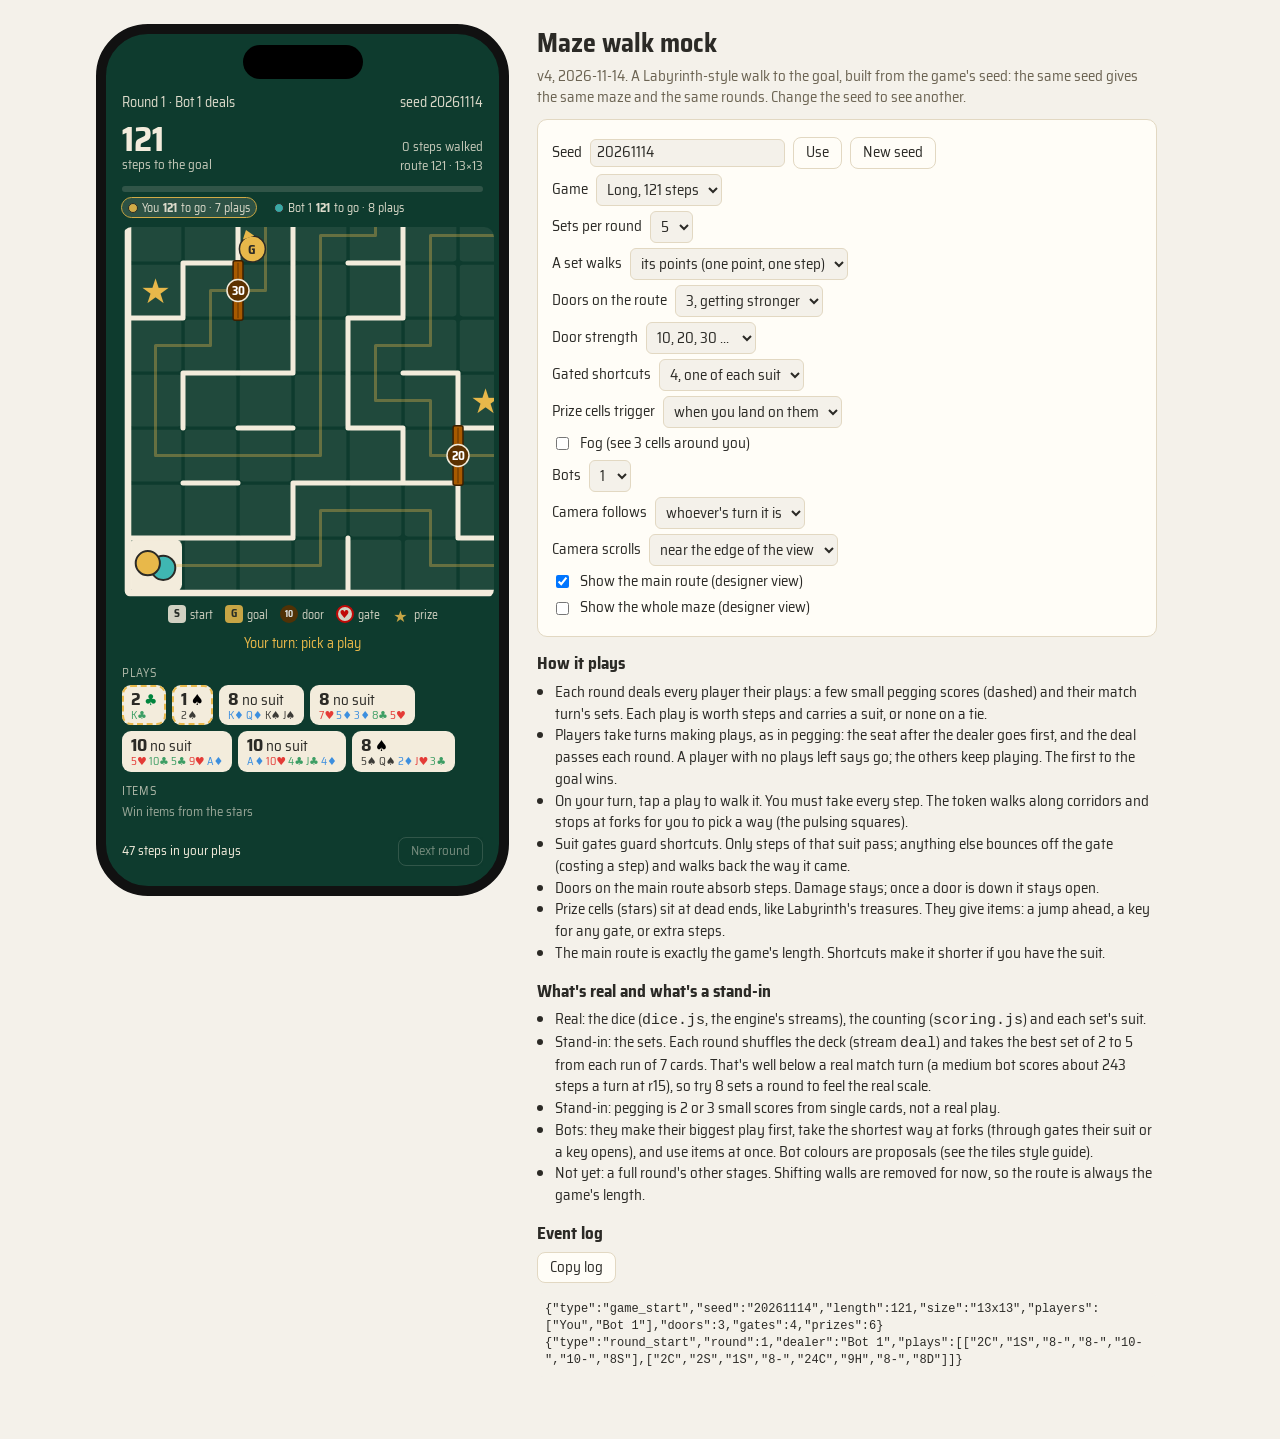
<file: cribbage/minigames/mocks/maze-walk.html>
<!doctype html>
<html lang="en">
<head>
<meta charset="utf-8">
<meta name="viewport" content="width=device-width, initial-scale=1">
<title>Maze Walk Mock</title>
<link rel="preconnect" href="https://fonts.googleapis.com">
<link rel="stylesheet" href="https://fonts.googleapis.com/css2?family=Saira+Semi+Condensed:wght@500;600;700&display=swap">
<style>
  :root {
    --bg: #F4F1EA; --text: #2B2A26; --muted: #6B6352; --line: #E2D8C2; --panel: #FFFDF7;
    --felt: #0E3B2E; --felt-text: #F3ECDC; --gold: #E8B84A; --wall: #F3ECDC; --route: rgba(232,184,74,.22);
    --floor: rgba(243,236,220,.08); --fogc: rgba(0,0,0,.4); --S: #000000; --H: #E00000; --D: #0070E0; --C: #00843D; --door: #A85A00;
  }
  @media (prefers-color-scheme: dark) {
    :root:not([data-theme="light"]) { --bg: #17140F; --text: #E9DFC9; --muted: #A99E86; --line: #3A3428; --panel: #211D16; }
  }
  :root[data-theme="dark"] { --bg: #17140F; --text: #E9DFC9; --muted: #A99E86; --line: #3A3428; --panel: #211D16; }
  * { box-sizing: border-box; }
  body { margin: 0; background: var(--bg); color: var(--text); font: 15px/1.45 "Saira Semi Condensed", system-ui, sans-serif; }
  main { max-width: 1120px; margin: 0 auto; padding: 24px 16px 64px; display: flex; flex-wrap: wrap; gap: 28px; align-items: flex-start; }
  h1 { font-size: 26px; margin: 0 0 4px; } h2 { font-size: 17px; margin: 14px 0 6px; }
  p { margin: 0 0 10px; } .muted { color: var(--muted); }
  .side { flex: 1 1 340px; min-width: 0; max-width: 620px; }
  .panel { background: var(--panel); border: 1px solid var(--line); border-radius: 10px; padding: 12px 14px; margin-bottom: 14px; }
  .panel label { display: flex; gap: 8px; align-items: center; margin: 5px 0; flex-wrap: wrap; }
  .panel select, .panel input { font: inherit; color: var(--text); background: var(--bg); border: 1px solid var(--line); border-radius: 6px; padding: 2px 6px; }
  .panel input[type=text] { width: 13em; }
  .btn { font: inherit; border: 1px solid var(--line); background: var(--panel); color: var(--text); border-radius: 8px; padding: 4px 12px; cursor: pointer; }
  .btn:disabled { opacity: .45; cursor: default; }
  ul.tight { margin: 4px 0; padding-left: 18px; }
  #log { font: 12px/1.4 ui-monospace, Menlo, monospace; max-height: 260px; overflow: auto; white-space: pre-wrap; background: var(--bg); padding: 8px; border-radius: 6px; }

  /* Phone: 393 x 852 pt screen, 1 CSS px = 1 pt */
  .phone { width: 413px; height: 872px; border-radius: 52px; border: 10px solid #111; background: var(--felt);
           position: relative; overflow: hidden; flex: none; color: var(--felt-text); user-select: none; -webkit-user-select: none; }
  .phone::before { content: ""; position: absolute; top: 11px; left: 50%; transform: translateX(-50%); width: 120px; height: 34px; background: #000; border-radius: 20px; z-index: 3; }
  .screen { position: absolute; inset: 0; padding: 58px 16px 20px; display: flex; flex-direction: column; gap: 10px; }
  .top { display: flex; justify-content: space-between; align-items: baseline; font-size: 14px; opacity: .9; }
  .steps { display: flex; justify-content: space-between; align-items: baseline; }
  .steps .big { font-size: 34px; font-weight: 700; line-height: 1; }
  .steps .sub { font-size: 13px; opacity: .8; text-align: right; }
  .track { height: 6px; background: rgba(243,236,220,.15); border-radius: 3px; overflow: hidden; }
  .track i { display: block; height: 100%; background: var(--gold); width: 0; transition: width .4s; }
  svg.maze { display: block; margin: 0 auto; touch-action: manipulation; border-radius: 10px; flex: none; }
  #mazeCam { transition: transform .35s ease; }
  @media (prefers-reduced-motion: reduce) { #mazeCam { transition: none; } }
  .legend { display: flex; justify-content: center; gap: 12px; font-size: 12px; opacity: .85; margin-top: -4px; }
  .legend span { display: flex; align-items: center; gap: 4px; }
  .lg { font-style: normal; font-weight: 700; display: inline-grid; place-items: center; width: 18px; height: 18px; border-radius: 4px; font-size: 11px; color: #2B2A26; }
  .lg.start { background: var(--felt-text); } .lg.goal { background: var(--gold); }
  .lg.door { background: #5C3100; color: #fff; border-radius: 50%; font-size: 9px; } .lg.gate { background: var(--felt-text); color: var(--H); border: 2px solid var(--H); border-radius: 50%; }
  .lg.star { color: var(--gold); font-size: 16px; }
  .players { display: flex; flex-wrap: wrap; gap: 4px 12px; font-size: 12px; opacity: .9; margin-top: -4px; }
  .pl { display: flex; align-items: center; gap: 4px; padding: 1px 6px; border-radius: 10px; }
  .pl i { width: 10px; height: 10px; border-radius: 50%; border: 1.5px solid #2B2A26; display: inline-block; }
  .pl.now { background: rgba(243,236,220,.15); outline: 1px solid var(--gold); }
  .prompt { min-height: 20px; font-size: 14px; text-align: center; color: var(--gold); }
  .tray-h { font-size: 12px; text-transform: uppercase; letter-spacing: .06em; opacity: .7; margin-bottom: 4px; }
  .bundles, .items { display: flex; flex-wrap: wrap; gap: 6px; }
  .bundle { font: inherit; border: 0; border-radius: 9px; padding: 4px 9px 3px; cursor: pointer; background: var(--felt-text); color: #2B2A26; text-align: left; line-height: 1.15; }
  .bundle b { font-size: 18px; } .bundle small { display: block; font-size: 11px; opacity: .75; }
  .bundle[disabled] { opacity: .35; cursor: default; }
  .bundle.peg { outline: 2px dashed var(--gold); outline-offset: -2px; }
  .item { font: inherit; border: 1px solid var(--gold); border-radius: 9px; padding: 3px 9px; background: transparent; color: var(--gold); cursor: pointer; }
  .item[disabled] { opacity: .4; cursor: default; }
  .foot { margin-top: auto; display: flex; gap: 8px; justify-content: space-between; align-items: center; font-size: 13px; }
  .foot .btn { background: transparent; color: var(--felt-text); border-color: rgba(243,236,220,.35); }
  .won { position: absolute; inset: 0; background: rgba(14,59,46,.86); display: flex; flex-direction: column; align-items: center; justify-content: center; gap: 10px; text-align: center; z-index: 4; }
  .won[hidden] { display: none; } .won .big { font-size: 34px; font-weight: 700; color: var(--gold); }
  .choice { cursor: pointer; }
  @keyframes pulse { 0%, 100% { opacity: .9; } 50% { opacity: .35; } }
  .choice rect { animation: pulse 1s infinite; }
  @media (prefers-reduced-motion: reduce) { .choice rect { animation: none; } .track i { transition: none; } }
</style>
</head>
<body>
<main>
  <div class="phone" aria-label="Maze walk on a phone">
    <div class="screen">
      <div class="top"><span id="roundLabel">Round 1</span><span id="seedLabel"></span></div>
      <div class="steps">
        <div><div class="big" id="toGo">0</div><div style="font-size:13px;opacity:.8">steps to the goal</div></div>
        <div class="sub" id="walked"></div>
      </div>
      <div class="track"><i id="trackBar"></i></div>
      <div class="players" id="players"></div>
      <svg class="maze" id="maze" role="img" aria-label="The maze"><g id="mazeCam"></g><g id="mazeHud"></g></svg>
      <div class="legend" aria-hidden="true"><span><i class="lg start">S</i>start</span><span><i class="lg goal">G</i>goal</span><span><i class="lg door">10</i>door</span><span><i class="lg gate">♥</i>gate</span><span><i class="lg star">★</i>prize</span></div>
      <div class="prompt" id="prompt" aria-live="polite"></div>
      <div><div class="tray-h">Plays</div><div class="bundles" id="bundles"></div></div>
      <div><div class="tray-h">Items</div><div class="items" id="items"></div></div>
      <div class="foot">
        <span id="roundInfo"></span>
        <button class="btn" id="nextRound">Next round</button>
      </div>
    </div>
    <div class="won" id="won" hidden><div class="big" id="wonTitle">Goal!</div><div id="wonText"></div><button class="btn" id="again">Play this seed again</button></div>
  </div>

  <div class="side">
    <h1>Maze walk mock</h1>
    <p class="muted">v4, 2026-11-14. A Labyrinth-style walk to the goal, built from the game's seed: the same seed gives the same maze and the same rounds. Change the seed to see another.</p>

    <div class="panel">
      <label>Seed <input type="text" id="seed" spellcheck="false"> <button class="btn" id="apply">Use</button> <button class="btn" id="newSeed">New seed</button></label>
      <label>Game <select id="length"><option value="61">Short, 61 steps</option><option value="121" selected>Long, 121 steps</option></select></label>
      <label>Sets per round <select id="sets"><option>3</option><option selected>5</option><option>8</option></select></label>
      <label>A set walks <select id="bundleRule">
        <option value="points" selected>its points (one point, one step)</option>
        <option value="half">half its points, rounded up</option>
        <option value="cards">one step per card</option>
      </select></label>
      <label>Doors on the route <select id="doors"><option value="0">none</option><option value="3" selected>3, getting stronger</option><option value="5">5, getting stronger</option></select></label>
      <label>Door strength <select id="doorBase"><option value="5">5, 10, 15 ...</option><option value="10" selected>10, 20, 30 ...</option><option value="20">20, 40, 60 ...</option></select></label>
      <label>Gated shortcuts <select id="gates"><option value="0">none</option><option value="4" selected>4, one of each suit</option><option value="8">8</option></select></label>
      <label>Prize cells trigger <select id="prizeOn"><option value="land" selected>when you land on them</option><option value="pass">when you pass them</option></select></label>
      <label><input type="checkbox" id="fog"> Fog (see 3 cells around you)</label>
      <label>Bots <select id="bots"><option value="1" selected>1</option><option value="2">2</option></select></label>
      <label>Camera follows <select id="camera"><option value="turn" selected>whoever's turn it is</option><option value="you">you</option></select></label>
      <label>Camera scrolls <select id="scroll"><option value="edge" selected>near the edge of the view</option><option value="centre">to keep the token centred</option></select></label>
      <label><input type="checkbox" id="showRoute" checked> Show the main route (designer view)</label>
      <label><input type="checkbox" id="whole"> Show the whole maze (designer view)</label>
    </div>

    <h2>How it plays</h2>
    <ul class="tight">
      <li>Each round deals every player their plays: a few small pegging scores (dashed) and their match turn's sets. Each play is worth steps and carries a suit, or none on a tie.</li>
      <li>Players take turns making plays, as in pegging: the seat after the dealer goes first, and the deal passes each round. A player with no plays left says go; the others keep playing. The first to the goal wins.</li>
      <li>On your turn, tap a play to walk it. You must take every step. The token walks along corridors and stops at forks for you to pick a way (the pulsing squares).</li>
      <li>Suit gates guard shortcuts. Only steps of that suit pass; anything else bounces off the gate (costing a step) and walks back the way it came.</li>
      <li>Doors on the main route absorb steps. Damage stays; once a door is down it stays open.</li>
      <li>Prize cells (stars) sit at dead ends, like Labyrinth's treasures. They give items: a jump ahead, a key for any gate, or extra steps.</li>
      <li>The main route is exactly the game's length. Shortcuts make it shorter if you have the suit.</li>
    </ul>

    <h2>What's real and what's a stand-in</h2>
    <ul class="tight">
      <li>Real: the dice (<code>dice.js</code>, the engine's streams), the counting (<code>scoring.js</code>) and each set's suit.</li>
      <li>Stand-in: the sets. Each round shuffles the deck (stream <code>deal</code>) and takes the best set of 2 to 5 from each run of 7 cards. That's well below a real match turn (a medium bot scores about 243 steps a turn at r15), so try 8 sets a round to feel the real scale.</li>
      <li>Stand-in: pegging is 2 or 3 small scores from single cards, not a real play.</li>
      <li>Bots: they make their biggest play first, take the shortest way at forks (through gates their suit or a key opens), and use items at once. Bot colours are proposals (see the tiles style guide).</li>
      <li>Not yet: a full round's other stages. Shifting walls are removed for now, so the route is always the game's length.</li>
    </ul>

    <h2>Event log</h2>
    <p><button class="btn" id="copyLog">Copy log</button></p>
    <div id="log"></div>
  </div>
</main>

<script src="dice.js"></script>
<script src="scoring.js"></script>
<script src="maze-art.js"></script>
<script>
(() => {
  const $ = (id) => document.getElementById(id);
  const D = window.WarpedDice, WS = window.WarpedScore;
  const SUITS = ["S", "H", "D", "C"], GLYPH = { S: "♠", H: "♥", D: "♦", C: "♣" };
  const RANK = (r) => ({ 1: "A", 11: "J", 12: "Q", 13: "K" }[r] || String(r));
  const DIRS = [[0, -1], [1, 0], [0, 1], [-1, 0]]; // N E S W

  // ---------- Settings and seed ----------
  const cfg = () => ({
    length: +$("length").value, sets: +$("sets").value, bundleRule: $("bundleRule").value,
    doors: +$("doors").value, doorBase: +$("doorBase").value, gates: +$("gates").value,
    prizeOn: $("prizeOn").value, fog: $("fog").checked, showRoute: $("showRoute").checked,
    camera: $("camera").value, scroll: $("scroll").value, whole: $("whole").checked, bots: +$("bots").value,
  });
  // Numbers are used as they are; any other text is hashed, so "bruce" is a seed too.
  const seedValue = (text) => /^\d+$/.test(text.trim()) ? BigInt.asUintN(64, BigInt(text.trim())) : D.fnv1a64(text);

  let G = null; // the game

  // ---------- Maze generation (stream "maze") ----------
  // A grid of cells with passages between them. A tree is carved by a
  // recursive backtracker; the goal is a cell exactly `length` steps from the
  // start along the tree. Then extra passages are opened that make loops
  // (forks) without shortening the route, and a few that do shorten it, each
  // guarded by a suit gate. Doors go on the main route.
  function makeMaze(seed, c) {
    const rng = D.stream(seed, "maze", G.rolls);
    const size = c.length <= 61 ? 9 : 13, W = size, H = size, N = W * H;
    const id = (x, y) => y * W + x, xy = (i) => [i % W, Math.floor(i / W)];
    const nb = (i) => { const [x, y] = xy(i); return DIRS.map(([dx, dy]) => [x + dx, y + dy]).filter(([a, b]) => a >= 0 && b >= 0 && a < W && b < H).map(([a, b]) => id(a, b)); };
    const key = (a, b) => a < b ? a + ":" + b : b + ":" + a;
    let edges, start = id(0, H - 1), goal = -1, tries = 0;
    while (goal < 0) {
      if (++tries > 200) throw new Error("no maze of that length");
      edges = new Map();
      const seen = new Uint8Array(N), stack = [start]; seen[start] = 1;
      while (stack.length) {
        const cur = stack[stack.length - 1], open = nb(cur).filter(n => !seen[n]);
        if (!open.length) { stack.pop(); continue; }
        const n = open[rng.below(open.length, "carve")];
        edges.set(key(cur, n), { kind: "open" }); seen[n] = 1; stack.push(n);
      }
      const dist = bfs(start, edges, nb, N);
      const exact = [...Array(N).keys()].filter(i => dist[i] === c.length);
      if (exact.length) goal = exact[rng.below(exact.length, "goal")];
    }
    const M = { W, H, N, start, goal, edges, nb, key, xy, id, prizes: new Map(), seen: new Uint8Array(N) };
    // Loops that don't shorten the route: forks with two ways round.
    const walls = [];
    for (let i = 0; i < N; i++) for (const n of nb(i)) if (i < n && !edges.has(key(i, n))) walls.push([i, n]);
    rng.shuffle(walls, "walls");
    let loops = Math.round(N * 0.08);
    const shortcuts = [];
    for (const [a, b] of walls) {
      if (!loops && shortcuts.length >= 40) break;
      edges.set(key(a, b), { kind: "open" });
      const d = bfs(start, edges, nb, N)[goal];
      if (d >= c.length && loops) { loops--; continue; }
      edges.delete(key(a, b));
      if (d < c.length && c.length - d >= 4) shortcuts.push([a, b, c.length - d]);
    }
    // Gated shortcuts: open a few, each with a suit gate. Gates don't count for
    // the main route, so the route stays exactly `length` without them.
    let g = 0;
    for (const [a, b] of shortcuts) {
      if (g >= c.gates) break;
      edges.set(key(a, b), { kind: "gate", suit: SUITS[g % 4] });
      if (openDist(M)[goal] !== c.length) { edges.delete(key(a, b)); continue; }
      g++;
    }
    M.route = routeFrom(M, start);
    // Doors on the main route, evenly spaced, stronger as you go.
    for (let k = 1; k <= c.doors; k++) {
      const at = Math.floor(M.route.length * k / (c.doors + 1));
      const e = edges.get(key(M.route[at - 1], M.route[at]));
      Object.assign(e, { kind: "door", strength: c.doorBase * k, damage: 0 });
    }
    // Prize cells at dead ends off the route, like Labyrinth's treasures.
    const onRoute = new Set(M.route), deadEnds = [];
    for (let i = 0; i < N; i++) if (!onRoute.has(i) && i !== start && links(M, i).length === 1) deadEnds.push(i);
    rng.shuffle(deadEnds, "prize_cells");
    deadEnds.slice(0, Math.max(3, Math.round(c.length / 20))).forEach(i => M.prizes.set(i, true));
    return M;
  }
  function bfs(from, edges, nb, N, pass = () => true) {
    const dist = new Int32Array(N).fill(-1), q = [from]; dist[from] = 0;
    for (let h = 0; h < q.length; h++) for (const n of nb(q[h])) {
      const e = edges.get(q[h] < n ? q[h] + ":" + n : n + ":" + q[h]);
      if (e && dist[n] < 0 && pass(e)) { dist[n] = dist[q[h]] + 1; q.push(n); }
    }
    return dist;
  }
  // Distances through open passages and doors (gates shut): the main route.
  const openDist = (M, from = M.start) => bfs(from, M.edges, M.nb, M.N, e => e.kind !== "gate");
  // The main route from a cell to the goal, ignoring gates. Neighbour order N, E, S, W breaks ties.
  function routeFrom(M, from) {
    const d = bfs(M.goal, M.edges, M.nb, M.N, e => e.kind !== "gate"), path = [from];
    let cur = from;
    while (cur !== M.goal && d[cur] > 0) { cur = M.nb(cur).find(n => d[n] === d[cur] - 1 && pass(M.edges.get(M.key(cur, n)))); path.push(cur); }
    return path;
    function pass(e) { return e && e.kind !== "gate"; }
  }
  const links = (M, i) => M.nb(i).filter(n => M.edges.has(M.key(i, n)));

  // ---------- Rounds: each player's plays (stream "deal") ----------
  const cardOf = (id) => ({ r: id % 13 + 1, s: SUITS[Math.floor(id / 13)] });
  const cardText = (c) => RANK(c.r) + GLYPH[c.s];
  // A player's plays for this round: a few pegging scores, then their match turn's sets.
  function dealPlays(c, seat) {
    const rng = D.stream(G.seed, "deal", G.rolls);
    // Each player and round reads its own place in the stream: draw past the earlier ones.
    const deck = [...Array(52).keys()];
    for (let r = 0; r <= G.round * G.P.length + seat; r++) rng.shuffle(deck, "shuffle");
    const out = [];
    // Pegging stand-ins: a couple of single-card scores, suit of the card.
    const pegs = 2 + (deck[51] % 2);
    for (let k = 0; k < pegs; k++) { const card = cardOf(deck[k]); out.push({ peg: true, cards: [card], points: 1 + (deck[k + 10] % 2), suit: card.s, label: "pegging" }); }
    // Match-turn stand-ins: the best set of 2 to 5 from each run of 7 cards.
    for (let k = 0; k < c.sets; k++) out.push(bestSet(deck.slice(4 + k * 6, 4 + k * 6 + 7).map(cardOf)));
    return out.map((b, i) => ({ ...b, id: G.round + "." + seat + "." + i, steps: walkSize(b, c), used: false }));
  }
  function bestSet(pool) {
    let best = null;
    for (let m = 1; m < 1 << pool.length; m++) {
      const cards = pool.filter((_, i) => m >> i & 1);
      if (cards.length < 2 || cards.length > 5) continue;
      const { items, used } = WS.count(cards, { flushMin: 4 });
      if (used.size !== cards.length) continue; // every card in a combo, as the match turn wants
      const points = items.reduce((a, x) => a + x.pts, 0);
      if (!best || points > best.points || (points === best.points && cards.length > best.cards.length)) best = { cards, points, suit: WS.suitOf(cards), label: WS.headline(items) };
    }
    return best || { cards: pool.slice(0, 2), points: 0, suit: null, label: "nothing" };
  }
  function walkSize(b, c) {
    if (b.peg) return b.points;
    if (c.bundleRule === "half") return Math.ceil(b.points / 2);
    if (c.bundleRule === "cards") return b.cards.length;
    return b.points;
  }

  // ---------- Game and turns ----------
  const SEATS = [
    { name: "You", human: true, colour: "var(--gold)" },
    { name: "Bot 1", colour: "#3FB6B2" },
    { name: "Bot 2", colour: "#B48CFF" },
  ];
  const BOT_PAUSE = 450, STEP_MS = 70;
  function newGame(seedText) {
    const c = cfg();
    G = { seedText, seed: seedValue(seedText), c, cam: null, round: 0, rolls: [], log: [], walking: null, won: null, turn: 0, roundOver: false };
    G.M = makeMaze(G.seed, c);
    G.P = SEATS.slice(0, 1 + c.bots).map((s, seat) => ({ ...s, seat, pos: G.M.start, prev: -1, walked: 0, items: [], keys: 0, plays: [] }));
    G.prizeRng = D.stream(G.seed, "prize", G.rolls);
    log("game_start", { seed: seedText, length: c.length, size: G.M.W + "x" + G.M.H, players: G.P.map(p => p.name), doors: c.doors, gates: c.gates, prizes: G.M.prizes.size });
    startRound();
    try { location.replace("#seed=" + encodeURIComponent(seedText)); } catch (e) {}
  }
  function startRound() {
    const n = G.P.length;
    G.P.forEach(p => { p.plays = dealPlays(G.c, p.seat); });
    G.round++;
    // The deal passes each round. As in pegging, the seat after the dealer plays first.
    G.dealer = (n - 1 + G.round - 1) % n;
    G.roundOver = false;
    log("round_start", { round: G.round, dealer: G.P[G.dealer].name, plays: G.P.map(p => p.plays.map(b => b.steps + (b.suit || "-"))) });
    G.turn = G.dealer;
    nextTurn();
  }
  const left = (p) => p.plays.filter(b => !b.used);
  // Pass the turn to the next player with a play left. A player with none says go.
  function nextTurn() {
    if (G.won !== null) return render();
    const n = G.P.length;
    for (let k = 1; k <= n; k++) {
      const p = G.P[(G.turn + k) % n];
      if (left(p).length) { G.turn = p.seat; render(); if (!p.human) setTimeout(botPlay, BOT_PAUSE); return; }
      if (!p.saidGo) { p.saidGo = true; log("go", { player: p.name }); }
    }
    G.roundOver = true; G.P.forEach(p => { p.saidGo = false; });
    log("round_end", { round: G.round, toGo: G.P.map(p => toGo(p)) });
    render();
  }
  function log(type, data) { G.log.push({ type, ...data }); }
  const cur = () => G.P[G.turn];

  // ---------- Bots ----------
  // A bot plays its biggest play, takes the shortest way at forks (through gates
  // its suit or a key opens), and uses jumps and extra steps as soon as it wins them.
  function botPlay() {
    const p = cur();
    if (p.human || G.walking || G.won !== null) return;
    const b = left(p).sort((a, z) => z.steps - a.steps)[0];
    startWalk(b);
  }
  function botWay(p, w, ways) {
    const d = bfs(G.M.goal, G.M.edges, G.M.nb, G.M.N, e => e.kind !== "gate" || e.suit === w.suit || p.keys > 0);
    return ways.reduce((best, n) => (d[n] >= 0 && (d[best] < 0 || d[n] < d[best]) ? n : best), ways[0]);
  }

  // ---------- Walking ----------
  // A play walks one step at a time. Corridors walk themselves; a fork asks.
  // Every step must be taken: at a dead end you turn round.
  function startWalk(b) {
    const p = cur();
    if (G.walking || G.won !== null || !b || b.used) return;
    b.used = true;
    G.walking = { b, left: b.steps, suit: b.suit, p };
    log("play", { player: p.name, cards: b.cards.map(cardText).join(" "), steps: b.steps, suit: b.suit });
    step();
  }
  function options(p) {
    const ways = links(G.M, p.pos).filter(n => n !== p.prev);
    return ways.length ? ways : links(G.M, p.pos); // dead end: back the way you came
  }
  function step() {
    const w = G.walking;
    if (!w) return;
    if (w.left <= 0 || G.won !== null) return endWalk();
    const ways = options(w.p);
    if (ways.length > 1) {
      if (w.p.human) { w.choices = ways; render(); return; } // a fork: the player picks
      return move(botWay(w.p, w, ways));
    }
    move(ways[0]);
  }
  function move(to) {
    const w = G.walking, p = w.p, M = G.M, e = M.edges.get(M.key(p.pos, to));
    w.choices = null;
    if (e.kind === "gate" && e.suit !== w.suit && !p.keys) {
      // Wrong suit: bounce. Walking into the gate costs a step, and the rest
      // take you back the way you came. (The cost means a play always ends,
      // even between two gates of other suits.)
      w.left--;
      log("gate", { player: p.name, suit: e.suit, passed: false, bounced: true, left: w.left });
      p.prev = to;
      render(); return setTimeout(step, 160);
    }
    if (e.kind === "gate") { const key = e.suit !== w.suit; log("gate", { player: p.name, suit: e.suit, passed: true, key }); if (key) { p.keys--; p.items.splice(p.items.findIndex(i => i.kind === "key"), 1); } }
    if (e.kind === "door" && e.damage < e.strength) {
      const hit = Math.min(w.left, e.strength - e.damage);
      e.damage += hit; w.left -= hit;
      log("door", { player: p.name, strength: e.strength, damage: e.damage, broken: e.damage >= e.strength, spent: hit });
      if (e.damage < e.strength) { render(); return endWalk(); }
      e.kind = "open"; e.broken = true; // down for good, for everyone
      render(); return setTimeout(step, 260);
    }
    p.prev = p.pos; p.pos = to; p.walked++; w.left--;
    if (p.pos === M.goal) return reachGoal(p);
    if (M.prizes.get(p.pos) && (G.c.prizeOn === "pass" || w.left === 0)) winPrize(p, p.pos);
    render();
    setTimeout(step, STEP_MS);
  }
  function reachGoal(p) {
    G.won = p.seat; log("goal", { player: p.name, round: G.round, walked: p.walked });
    G.walking = null; render();
  }
  function endWalk() {
    const w = G.walking; G.walking = null;
    if (!w) return;
    log("play_end", { player: w.p.name, at: G.M.xy(w.p.pos).join(","), toGo: toGo(w.p) });
    nextTurn();
  }
  function winPrize(p, cell) {
    G.M.prizes.delete(cell);
    const kind = G.prizeRng.pick([["jump", 50], ["key", 25], ["steps", 25]], "prize_kind");
    let item;
    if (kind === "jump") item = { kind, n: 3 + G.prizeRng.below(8, "jump_size") };
    else if (kind === "key") { item = { kind }; p.keys++; }
    else item = { kind, n: 4 + G.prizeRng.below(7, "steps_size") };
    item.text = kind === "jump" ? `Jump ${item.n} ahead` : kind === "key" ? "Skeleton key" : `+${item.n} steps`;
    p.items.push(item);
    log("prize_won", { player: p.name, item: item.text });
    if (!p.human && kind !== "key") setTimeout(() => useItem(p, p.items.indexOf(item)), 0);
  }
  // Items: a jump moves you along the main route, over doors and gates alike;
  // extra steps become another play this round. A key is used by itself at a gate.
  function useItem(p, i) {
    const it = p.items[i];
    if (!it || it.kind === "key" || G.won !== null) return;
    p.items.splice(i, 1);
    if (it.kind === "steps") {
      p.plays.push({ cards: [], points: it.n, steps: it.n, suit: null, label: "prize", id: "p" + p.seat + G.log.length, used: false, prize: true });
      log("item_used", { player: p.name, item: it.text });
      if (G.roundOver) { G.roundOver = false; G.turn = (p.seat - 1 + G.P.length) % G.P.length; nextTurn(); }
      return render();
    }
    const path = routeFrom(G.M, p.pos), k = Math.min(it.n, path.length - 1);
    p.prev = path[k - 1] ?? -1; p.pos = path[k]; p.walked += k;
    log("item_used", { player: p.name, item: it.text, to: G.M.xy(p.pos).join(",") });
    if (p.pos === G.M.goal) return reachGoal(p);
    render();
  }
  function toGo(p) { const d = bfs(G.M.goal, G.M.edges, G.M.nb, G.M.N, e => e.kind !== "gate"); return d[p.pos] < 0 ? "?" : d[p.pos]; }

  // ---------- Drawing ----------
  function render() {
    const M = G.M, c = G.c, A = window.WarpedMazeArt, me = G.P[0], w = G.walking;
    // The view shows a quarter of the maze (half its width and height), so cells are twice the size.
    const V = 360, whole = c.whole, cs = whole ? Math.floor(V / M.W) : Math.round(2 * V / M.W), pad = 6, full = cs * M.W + pad * 2;
    const svg = $("maze"); svg.setAttribute("width", V + pad * 2); svg.setAttribute("height", V + pad * 2); svg.setAttribute("viewBox", `0 0 ${V + pad * 2} ${V + pad * 2}`);
    const X = (i) => pad + M.xy(i)[0] * cs, Y = (i) => pad + M.xy(i)[1] * cs;
    const cx = (i) => X(i) + cs / 2, cy = (i) => Y(i) + cs / 2;
    // Fog: cells within 3 of your token are seen, and stay seen.
    if (c.fog) for (let i = 0; i < M.N; i++) { const [a, b] = M.xy(i), [p, q] = M.xy(me.pos); if (Math.abs(a - p) + Math.abs(b - q) <= 3) M.seen[i] = 1; }
    const shown = (i) => !c.fog || M.seen[i] || i === M.goal || i === M.start;
    const onStart = G.P.some(p => p.pos === M.start);
    let s = "";
    for (let i = 0; i < M.N; i++) s += A.floor(X(i), Y(i), cs, !shown(i));
    s += A.start(X(M.start), Y(M.start), cs, !onStart) + A.goal(X(M.goal), Y(M.goal), cs);
    const focus = c.camera === "you" ? me : (w ? w.p : cur());
    if (c.showRoute) { const r = routeFrom(M, focus.pos); s += A.route(r.map(i => [cx(i), cy(i)]), r); }
    let walls = "";
    for (let i = 0; i < M.N; i++) {
      if (!shown(i)) continue;
      const [x, y] = M.xy(i), x0 = X(i), y0 = Y(i);
      const inner = (dx, dy) => { const a = x + dx, b = y + dy; return a >= 0 && b >= 0 && a < M.W && b < M.H && !M.edges.has(M.key(i, M.id(a, b))); };
      if (inner(1, 0)) walls += `M${x0 + cs} ${y0}v${cs}`;
      if (inner(0, 1)) walls += `M${x0} ${y0 + cs}h${cs}`;
      if (inner(-1, 0) && !shown(M.id(x - 1, y))) walls += `M${x0} ${y0}v${cs}`;
      if (inner(0, -1) && !shown(M.id(x, y - 1))) walls += `M${x0} ${y0}h${cs}`;
    }
    s += A.walls(walls, cs) + A.outerWall(pad, pad, cs * M.W, cs * M.H, cs);
    for (const [k, e] of M.edges) {
      if (e.kind === "open" && !e.broken) continue;
      const [a, b] = k.split(":").map(Number); if (!shown(a) && !shown(b)) continue;
      const mx = (cx(a) + cx(b)) / 2, my = (cy(a) + cy(b)) / 2, upright = M.xy(a)[1] === M.xy(b)[1];
      if (e.broken) s += A.brokenDoor(mx, my, cs, upright);
      else if (e.kind === "gate") s += A.gate(mx, my, cs, upright, e.suit);
      else if (e.kind === "door") s += A.door(mx, my, cs, upright, e.strength - e.damage);
    }
    for (const [i] of M.prizes) if (shown(i)) s += A.prize(X(i), Y(i), cs);
    if (w && w.choices) for (const n of w.choices) s += A.choice(X(n), Y(n), cs, n);
    // Tokens: players sharing a cell sit side by side. The player whose turn it is goes on top.
    const order = G.P.filter(p => p !== cur()).concat([cur()]);
    for (const p of order) {
      if (!shown(p.pos) && !p.human) continue;
      const mates = G.P.filter(q => q.pos === p.pos), k = mates.indexOf(p), off = mates.length > 1 ? (k - (mates.length - 1) / 2) * cs * .28 : 0;
      s += A.token(cx(p.pos) + off, cy(p.pos) + off * .3, cs, { colour: p.colour, small: p.pos === M.start || mates.length > 1 });
    }
    $("mazeCam").innerHTML = s;
    // The camera follows whoever's turn it is (or you, by setting). "edge": scroll
    // when the token is within 1.5 cells of the view's edge; "centre": keep it in the middle.
    const span = V + pad * 2, maxT = Math.max(0, full - span), tx0 = G.cam ? G.cam[0] : 0, ty0 = G.cam ? G.cam[1] : maxT;
    const margin = cs * 1.5, clamp = (v) => Math.min(maxT, Math.max(0, v));
    const follow = (p, t) => c.scroll === "centre" ? p - span / 2 : p - t < margin ? p - margin : p - t > span - margin ? p - span + margin : t;
    G.cam = whole ? [0, 0] : [clamp(follow(cx(focus.pos), tx0)), clamp(follow(cy(focus.pos), ty0))];
    $("mazeCam").style.transform = `translate(${-G.cam[0]}px, ${-G.cam[1]}px)`;
    // A pointer to the goal when it's out of view.
    let hud = "";
    const gx = cx(M.goal) - G.cam[0], gy = cy(M.goal) - G.cam[1];
    if (!whole && (gx < 0 || gy < 0 || gx > span || gy > span)) {
      const ox = span / 2, oy = span / 2, dx = gx - ox, dy = gy - oy, k = Math.min((span / 2 - 22) / Math.abs(dx || 1e-9), (span / 2 - 22) / Math.abs(dy || 1e-9));
      hud = A.pointer(ox + dx * k, oy + dy * k, Math.atan2(dy, dx) * 180 / Math.PI + 90, "G", 40);
    }
    $("mazeHud").innerHTML = hud;

    const myLeft = toGo(me);
    $("toGo").textContent = myLeft;
    $("trackBar").style.width = (100 * (1 - (myLeft === "?" ? 1 : myLeft) / c.length)) + "%";
    $("walked").innerHTML = `${me.walked} steps walked<br>route ${c.length} · ${M.W}×${M.H}`;
    $("roundLabel").textContent = `Round ${G.round} · ${G.P[G.dealer].name === "You" ? "your deal" : G.P[G.dealer].name + " deals"}`;
    $("seedLabel").textContent = "seed " + G.seedText;
    $("players").innerHTML = G.P.map(p => `<span class="pl${p.seat === G.turn && !G.roundOver && G.won === null ? " now" : ""}"><i style="background:${p.colour}"></i>${p.name} <b>${toGo(p)}</b> to go · ${left(p).length} ${left(p).length === 1 ? "play" : "plays"}</span>`).join("");
    const mine = left(me);
    $("roundInfo").textContent = G.roundOver ? "Everyone has played" : `${mine.reduce((a, b) => a + b.steps, 0)} steps in your plays`;
    $("prompt").textContent = G.won !== null ? "" : G.roundOver ? "Round done: deal the next one" : w ? (w.choices ? `A fork: pick a way (${w.left} steps left)` : `${w.p.human ? "Walking" : w.p.name + " walks"}: ${w.left} steps left`) : cur().human ? "Your turn: pick a play" : `${cur().name} is choosing a play`;
    const myTurn = cur().human && !w && !G.roundOver && G.won === null;
    $("bundles").innerHTML = me.plays.map((b, i) => `<button class="bundle${b.peg ? " peg" : ""}" data-i="${i}" ${b.used || !myTurn ? "disabled" : ""}>
        <b>${b.steps}</b> <span style="color:${b.suit ? `var(--${b.suit})` : "inherit"}">${b.suit ? GLYPH[b.suit] : "no suit"}</span>
        <small>${b.cards.length ? b.cards.map(x => `<span style="color:var(--${x.s})">${cardText(x)}</span>`).join(" ") : b.label}${!b.peg && b.steps !== b.points ? ` · ${b.points} pts` : ""}</small></button>`).join("") || `<span class="muted">none</span>`;
    $("items").innerHTML = me.items.map((it, i) => `<button class="item" data-i="${i}" ${it.kind === "key" || !(myTurn || (G.roundOver && it.kind === "steps")) ? "disabled" : ""} title="${it.kind === "key" ? "Used by itself at the next gate of another suit" : ""}">${it.text}</button>`).join("") || `<span style="font-size:13px;opacity:.6">Win items from the stars</span>`;
    $("nextRound").disabled = !G.roundOver || G.won !== null;
    $("won").hidden = G.won === null;
    if (G.won !== null) { const p = G.P[G.won]; $("wonTitle").textContent = p.human ? "You reach the goal!" : `${p.name} reaches the goal`; $("wonText").textContent = `Round ${G.round}, ${p.walked} steps walked. Seed ${G.seedText}.`; }
    $("log").textContent = G.log.slice(-60).map(e => JSON.stringify(e)).join("\n");
    $("log").scrollTop = 1e9;
  }

  // ---------- Wiring ----------
  $("maze").addEventListener("click", (ev) => {
    const g = ev.target.closest(".choice"); if (!g || !G.walking || !G.walking.choices) return;
    const n = +g.dataset.cell;
    log("fork_choice", { player: "You", options: G.walking.choices.map(i => G.M.xy(i).join(",")), choice: G.M.xy(n).join(",") });
    move(n);
  });
  $("bundles").addEventListener("click", (ev) => { const b = ev.target.closest(".bundle"); if (b && !b.disabled && cur().human) startWalk(G.P[0].plays[+b.dataset.i]); });
  $("items").addEventListener("click", (ev) => { const b = ev.target.closest(".item"); if (b && !b.disabled) useItem(G.P[0], +b.dataset.i); });
  $("nextRound").addEventListener("click", () => { if (G.roundOver && G.won === null) startRound(); });
  $("again").addEventListener("click", () => newGame(G.seedText));
  $("apply").addEventListener("click", () => newGame($("seed").value || "1"));
  $("seed").addEventListener("keydown", (e) => { if (e.key === "Enter") newGame($("seed").value || "1"); });
  $("newSeed").addEventListener("click", () => { const s = String(Math.floor(Math.random() * 1e9)); $("seed").value = s; newGame(s); });
  for (const id of ["length", "sets", "bundleRule", "doors", "doorBase", "gates", "prizeOn", "bots"]) $(id).addEventListener("change", () => newGame(G.seedText));
  for (const id of ["fog", "showRoute", "camera", "scroll", "whole"]) $(id).addEventListener("change", () => { G.c = cfg(); render(); });
  $("copyLog").addEventListener("click", () => navigator.clipboard && navigator.clipboard.writeText(G.log.map(e => JSON.stringify(e)).join("\n")));
  window.__mazeGame = () => G; // for the headless checks

  const fromHash = decodeURIComponent((location.hash.match(/seed=([^&]+)/) || [])[1] || "");
  $("seed").value = fromHash || "20261114";
  newGame($("seed").value);
})();
</script>
</body>
</html>
</file>
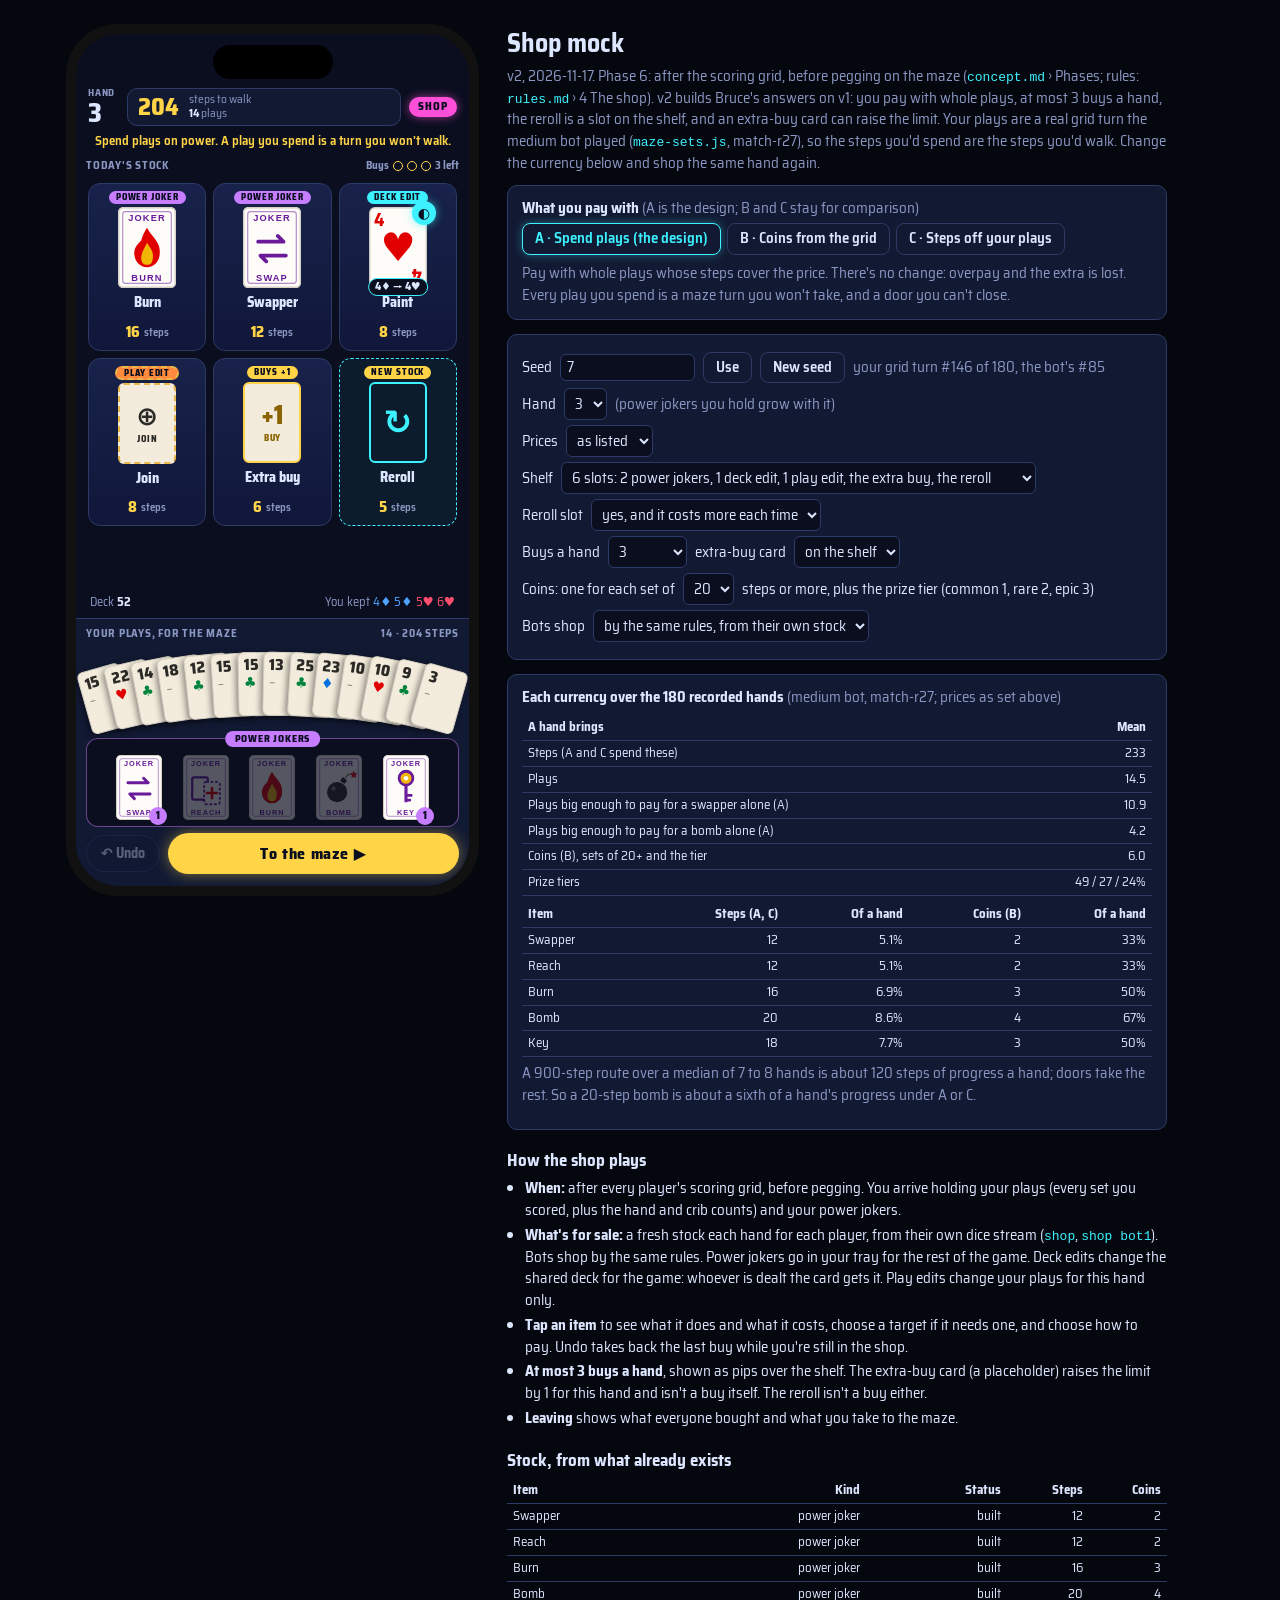
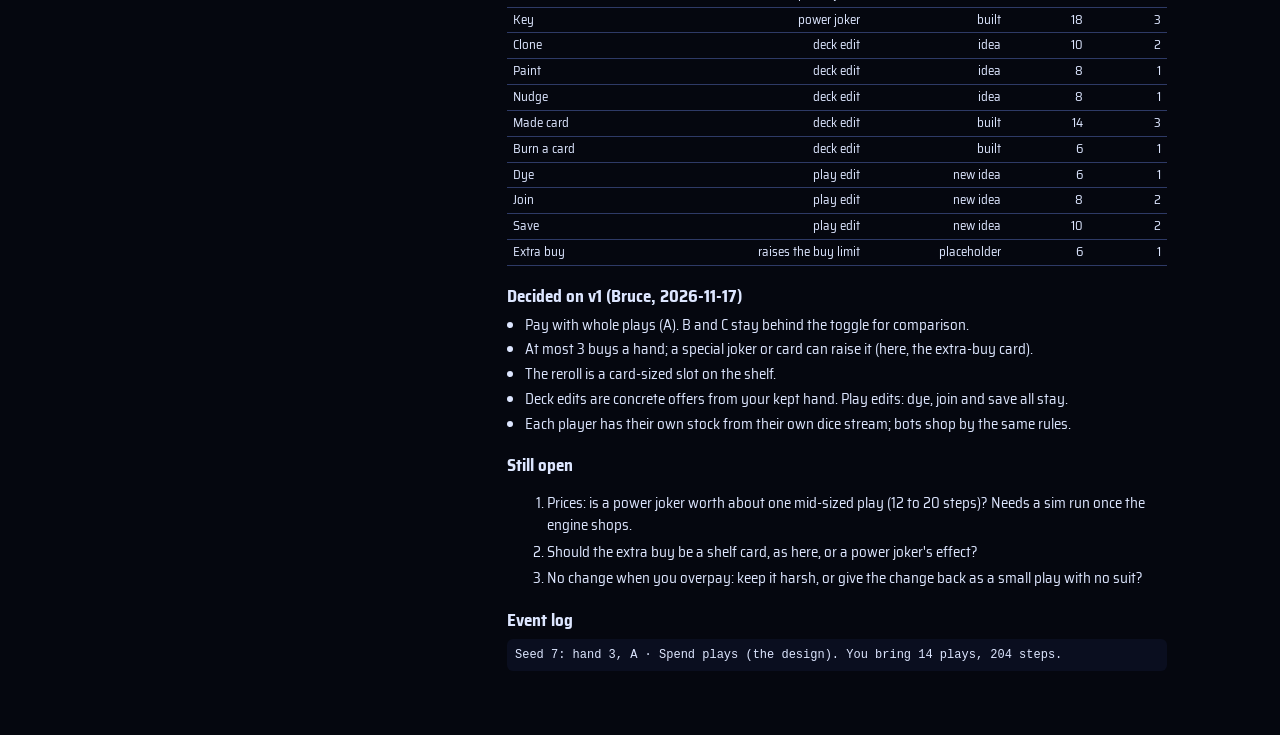
<file: cribbage/minigames/mocks/shop.html>
<!doctype html>
<html lang="en">
<head>
<meta charset="utf-8">
<meta name="viewport" content="width=device-width, initial-scale=1">
<title>Shop Mock</title>
<link rel="preconnect" href="https://fonts.googleapis.com">
<link rel="stylesheet" href="https://fonts.googleapis.com/css2?family=Saira+Semi+Condensed:wght@500;600;700;800&display=swap">
<style>
  /* Neon palette (design/neon/palette.json). The side panel is the page; the phone is the game. */
  :root {
    --bg: #0A0E1F; --panel: #121A33; --text: #DDE6FF; --muted: #8A97C2; --rim: #2E3A66; --page: #05070F;
    --cyan: #3CF2FF; --magenta: #FF4FD8; --gold: #FFD447; --door: #FF8A3D; --violet: #C77DFF; --green: #3DDC84; --red: #FF4D6D;
    --paper: #F3ECDC; --ink: #2B2A26;
  }
  * { box-sizing: border-box; }
  body { margin: 0; background: var(--page); color: var(--text); font: 15px/1.45 "Saira Semi Condensed", system-ui, sans-serif; }
  main { max-width: 1180px; margin: 0 auto; padding: 24px 16px 64px; display: flex; flex-wrap: wrap; gap: 28px; align-items: flex-start; }
  h1 { font-size: 26px; margin: 0 0 4px; } h2 { font-size: 17px; margin: 18px 0 6px; }
  p { margin: 0 0 10px; } .muted { color: var(--muted); }
  code { font-size: 13px; color: var(--cyan); }
  .side { flex: 1 1 380px; min-width: 0; max-width: 660px; }
  .card { background: var(--panel); border: 1px solid var(--rim); border-radius: 10px; padding: 12px 14px; margin-bottom: 14px; }
  .card label { display: flex; gap: 8px; align-items: center; margin: 5px 0; flex-wrap: wrap; }
  .card select, .card input { font: inherit; color: var(--text); background: var(--bg); border: 1px solid var(--rim); border-radius: 6px; padding: 2px 6px; }
  .card input[type=text] { width: 9em; }
  .btn { font: inherit; font-weight: 600; border: 1px solid var(--rim); background: var(--panel); color: var(--text); border-radius: 8px; padding: 4px 12px; cursor: pointer; }
  .btn:disabled { opacity: .4; cursor: default; }
  .btn.go { border-color: var(--gold); color: var(--gold); }
  .models { display: flex; gap: 6px; flex-wrap: wrap; margin: 4px 0 8px; }
  .models .btn.on { border-color: var(--cyan); color: var(--cyan); box-shadow: 0 0 8px rgba(60,242,255,.35); }
  ul.tight { margin: 4px 0; padding-left: 18px; } ul.tight li { margin: 3px 0; }
  ol.qs li { margin: 5px 0; }
  table.res { border-collapse: collapse; font-size: 13px; width: 100%; margin-top: 6px; }
  table.res th, table.res td { border-bottom: 1px solid var(--rim); padding: 3px 6px; text-align: right; }
  table.res th:first-child, table.res td:first-child { text-align: left; }
  #log { font: 12px/1.4 ui-monospace, Menlo, monospace; max-height: 200px; overflow: auto; white-space: pre-wrap; background: var(--bg); padding: 8px; border-radius: 6px; }

  /* Phone: 393 x 852 pt, 1 CSS px = 1 pt. */
  .phone { width: 413px; height: 872px; border-radius: 52px; border: 10px solid #111; background: var(--bg);
           position: relative; overflow: hidden; flex: none; user-select: none; -webkit-user-select: none; }
  .phone::before { content: ""; position: absolute; top: 11px; left: 50%; transform: translateX(-50%); width: 120px; height: 34px; background: #000; border-radius: 20px; z-index: 30; }
  .screen { position: absolute; inset: 0; padding: 54px 10px 14px; display: flex; flex-direction: column; gap: 7px; }

  /* Header: hand number, the wallet, the phase. */
  .hdr { display: flex; gap: 8px; align-items: stretch; padding: 0 2px; }
  .hand { flex: none; display: flex; flex-direction: column; justify-content: center; line-height: 1; padding-right: 4px; }
  .hand span { font-size: 10px; font-weight: 700; letter-spacing: .08em; text-transform: uppercase; color: var(--muted); margin-bottom: 2px; }
  .hand b { font-size: 26px; font-weight: 800; }
  .wallet { flex: 1; min-width: 0; background: var(--panel); border: 1px solid var(--rim); border-radius: 10px; padding: 4px 10px; display: flex; align-items: center; gap: 10px; cursor: pointer; }
  .wallet .big { font-size: 24px; font-weight: 800; color: var(--gold); line-height: 1; font-variant-numeric: tabular-nums; }
  .wallet .sub { font-size: 11.5px; line-height: 1.2; color: var(--muted); }
  .wallet .sub b { color: var(--text); }
  .wallet .was { text-decoration: line-through; color: var(--muted); font-size: 13px; margin-left: 2px; }
  .coin { display: inline-flex; width: 22px; height: 22px; border-radius: 50%; background: radial-gradient(circle at 35% 35%, #FFE98A, #E8A800); color: #5A3E00; font-size: 12px; font-weight: 800; align-items: center; justify-content: center; box-shadow: 0 0 0 1.5px #8A6300 inset, 0 0 8px rgba(255,212,71,.5); flex: none; }
  .coin.sm { width: 16px; height: 16px; font-size: 10px; }
  .phase { align-self: center; font-weight: 800; letter-spacing: .08em; font-size: 11px; color: var(--bg); background: var(--magenta); border-radius: 999px; padding: 2px 9px; box-shadow: 0 0 10px rgba(255,79,216,.6); }
  .prompt { min-height: 18px; font-size: 13px; text-align: center; color: var(--gold); font-weight: 600; line-height: 1.25; }
  .lbl { font-size: 11px; font-weight: 700; letter-spacing: .07em; color: var(--muted); text-transform: uppercase; display: flex; align-items: center; justify-content: space-between; gap: 8px; }
  .lbl .mini { font: inherit; font-size: 11px; letter-spacing: .05em; border: 1px solid var(--rim); background: transparent; color: var(--cyan); border-radius: 999px; padding: 1px 9px; cursor: pointer; text-transform: uppercase; }
  .lbl .mini:disabled { opacity: .4; cursor: default; }

  /* The shelf: three across, scrolls when there are more. */
  .shelf { display: grid; grid-template-columns: repeat(3, 1fr); gap: 7px; overflow-y: auto; min-height: 0; padding: 2px; flex: 1 1 auto; align-content: start; }
  .item { position: relative; font: inherit; color: var(--text); text-align: center; background: linear-gradient(#18224A, #10173A); border: 1.5px solid var(--rim); border-radius: 12px; padding: 7px 5px 6px; cursor: pointer; display: flex; flex-direction: column; align-items: center; gap: 3px; min-height: 168px; }
  .item:hover:not(:disabled) { border-color: var(--cyan); box-shadow: 0 0 10px rgba(60,242,255,.3); }
  .item .tag { font-size: 9px; font-weight: 800; letter-spacing: .1em; border-radius: 999px; padding: 0 7px; }
  .item .tag.power { background: var(--violet); color: var(--bg); } .item .tag.deck { background: var(--cyan); color: var(--bg); } .item .tag.play { background: var(--door); color: var(--bg); }
  .item .art { position: relative; width: 58px; height: 81px; }
  .item .art img, .item .art svg { width: 58px; height: 81px; display: block; }
  .item .art .badge { position: absolute; right: -9px; top: -6px; min-width: 24px; height: 24px; border-radius: 999px; background: var(--cyan); color: var(--bg); font-size: 14px; font-weight: 800; display: flex; align-items: center; justify-content: center; padding: 0 4px; box-shadow: 0 0 8px rgba(60,242,255,.6); }
  .item .art .to { position: absolute; left: 50%; bottom: -8px; transform: translateX(-50%); white-space: nowrap; background: var(--bg); border: 1px solid var(--cyan); color: var(--text); border-radius: 999px; font-size: 11px; font-weight: 800; padding: 0 6px; }
  .item .nm { font-weight: 800; font-size: 14px; line-height: 1.1; margin-top: 4px; }
  .item .price { margin-top: auto; display: inline-flex; align-items: center; gap: 4px; font-weight: 800; font-size: 15px; color: var(--gold); }
  .item .price small { font-size: 11px; color: var(--muted); font-weight: 600; }
  .item.cant .price { color: var(--red); }
  .item.sold { cursor: default; opacity: .35; } .item.sold::after { content: "SOLD"; position: absolute; top: 46%; left: 50%; transform: translate(-50%, -50%) rotate(-14deg); font-size: 22px; font-weight: 800; letter-spacing: .1em; color: var(--magenta); border: 2px solid var(--magenta); border-radius: 6px; padding: 0 8px; background: rgba(10,14,31,.8); }
  .item.reroll { border-style: dashed; border-color: var(--cyan); background: rgba(60,242,255,.06); }
  .item.reroll .play-art { background: transparent; border: 2px solid var(--cyan); color: var(--cyan); font-size: 34px; }
  .item .tag.extra, .item .tag.reroll { background: var(--gold); color: var(--bg); }
  .item.k-extra .play-art { border-color: var(--gold); border-style: solid; }
  .item.full:not(.sold):not(.reroll):not(.k-extra) { opacity: .45; }
  .pips { display: inline-flex; gap: 4px; align-items: center; text-transform: none; letter-spacing: 0; }
  .pips i { width: 10px; height: 10px; border-radius: 50%; border: 1.5px solid var(--gold); }
  .pips i.on { background: var(--gold); box-shadow: 0 0 6px rgba(255,212,71,.6); } .pips i.x { border-color: var(--cyan); } .pips i.x.on { background: var(--cyan); }
  .play-art { width: 58px; height: 81px; border-radius: 6px; background: var(--paper); border: 2px dashed #E8B84A; color: var(--ink); display: flex; flex-direction: column; align-items: center; justify-content: center; font-size: 26px; font-weight: 800; line-height: 1; }
  .play-art small { font-size: 9px; letter-spacing: .1em; margin-top: 6px; }

  /* Deck strip and plays fan. */
  .deck { display: flex; gap: 10px; align-items: center; font-size: 12.5px; color: var(--muted); padding: 0 4px; }
  .deck b { color: var(--text); } .deck .mk { color: var(--cyan); } .deck .bn { color: var(--door); }
  .dock { background: var(--panel); border-top: 1px solid var(--rim); margin: 0 -10px -14px; padding: 7px 10px 12px; display: flex; flex-direction: column; gap: 6px; position: relative; flex: none; }
  .fan { position: relative; height: 84px; flex: none; isolation: isolate; z-index: 0; }
  .fc { position: absolute; width: 44px; height: 64px; border-radius: 6px; background: var(--paper); border: 1.5px solid #D6D0C4; box-shadow: -2px 2px 6px rgba(0,0,0,.45);
        display: flex; flex-direction: column; align-items: flex-start; padding: 4px 0 0 5px; line-height: 1; color: var(--ink); transform-origin: 50% 120%; }
  .fc b { font-size: 16px; font-weight: 800; } .fc span { font-size: 14px; margin-top: 2px; }
  .fc.cut { background: #E7DCC0; } .fc.cut::after { content: "✂"; position: absolute; right: 3px; bottom: 2px; font-size: 11px; color: #9A7B2E; }
  .fc.saved { box-shadow: 0 0 0 2px var(--cyan), -2px 2px 6px rgba(0,0,0,.45); }
  .fc.dim { opacity: .3; }
  /* Power jokers tray: as the scoring turn's (ui.md › Power jokers). */
  .pj { position: relative; padding: 16px 8px 6px; border-radius: 12px; background: var(--bg); border: 1px solid rgba(199,125,255,.5); }
  .pj-tag { position: absolute; top: -8px; left: 50%; transform: translateX(-50%); height: 16px; padding: 0 10px; border-radius: 999px; background: var(--violet); color: var(--bg); font-size: 10px; font-weight: 800; letter-spacing: .08em; display: flex; align-items: center; white-space: nowrap; }
  .pj-slots { display: flex; justify-content: space-evenly; }
  .pjs { position: relative; width: 46px; }
  .pjs img { display: block; width: 46px; height: auto; position: relative; z-index: 2; border-radius: 5px; }
  .pjs.none { opacity: .3; }
  .pjs.new img { box-shadow: 0 0 0 2px var(--gold), 0 0 12px rgba(255,212,71,.7); }
  .pjb { position: absolute; width: 46px; height: 64px; border-radius: 5px; background: #CFC6B3; border: 1px solid #A99E86; z-index: 1; }
  .pjb.b1 { left: 3px; top: -3px; } .pjb.b2 { left: 6px; top: -6px; background: #A99E86; }
  .cnt { position: absolute; right: -5px; bottom: -5px; z-index: 3; min-width: 18px; height: 18px; padding: 0 4px; border-radius: 999px; background: var(--violet); color: var(--bg); font-size: 11px; font-weight: 800; display: flex; align-items: center; justify-content: center; }
  .bar { display: flex; gap: 8px; align-items: center; }
  .bar .undo { font: inherit; font-weight: 700; font-size: 14px; color: var(--text); background: transparent; border: 1.5px solid var(--rim); border-radius: 999px; padding: 7px 14px; cursor: pointer; }
  .bar .undo:disabled { opacity: .35; cursor: default; }
  .bar .leave { flex: 1; font: inherit; font-weight: 800; font-size: 16px; letter-spacing: .04em; color: var(--bg); background: var(--gold); border: 0; border-radius: 999px; padding: 9px 14px; cursor: pointer; box-shadow: 0 0 14px rgba(255,212,71,.45); }

  /* The buy sheet: rises over the lower half. */
  .veil { position: absolute; inset: 0; background: rgba(5,7,15,.55); z-index: 10; }
  .veil[hidden], .sheet[hidden], .sum[hidden], .pop[hidden] { display: none; }
  .sheet { position: absolute; left: 0; right: 0; bottom: 0; max-height: 78%; z-index: 11; background: var(--panel); border-top: 1.5px solid var(--cyan); border-radius: 18px 18px 0 0; padding: 12px 12px 16px; display: flex; flex-direction: column; gap: 8px; overflow-y: auto; animation: rise .16s ease-out both; box-shadow: 0 -8px 30px rgba(0,0,0,.6); }
  .sh-top { display: flex; gap: 12px; align-items: flex-start; }
  .sh-top .art { flex: none; position: relative; } .sh-top .art img, .sh-top .art svg { width: 64px; height: 90px; display: block; }
  .sh-top .art .play-art { width: 64px; height: 90px; }
  .sh-top h3 { margin: 0; font-size: 19px; line-height: 1.1; } .sh-top p { margin: 3px 0 0; font-size: 13px; line-height: 1.3; }
  .sh-top .meta { font-size: 11.5px; color: var(--muted); margin-top: 4px; }
  .step { font-size: 11px; font-weight: 700; letter-spacing: .07em; color: var(--muted); text-transform: uppercase; margin-top: 2px; }
  .tiles { display: flex; flex-wrap: wrap; gap: 6px; }
  .play { position: relative; font: inherit; border: 2px dashed #E8B84A; border-radius: 10px; background: var(--paper); color: var(--ink); padding: 3px 8px 2px; cursor: pointer; text-align: left; line-height: 1.15; }
  .play b { font-size: 17px; font-weight: 800; } .play .su { font-size: 14px; font-weight: 600; }
  .play small { display: block; font-size: 10.5px; } .play small i { font-style: normal; font-weight: 700; }
  .play .now { position: absolute; top: -9px; right: -6px; background: var(--red); color: #fff; font-size: 11px; font-weight: 800; border-radius: 999px; padding: 0 6px; }
  .play .now.keep { background: var(--green); color: var(--bg); }
  .play.sel { outline: 3px solid var(--gold); outline-offset: 1px; box-shadow: 0 0 12px rgba(255,212,71,.6); }
  .play.tgt { outline: 3px solid var(--cyan); outline-offset: 1px; box-shadow: 0 0 12px rgba(60,242,255,.6); }
  .play:disabled { opacity: .35; cursor: default; }
  .suits { display: flex; gap: 8px; } .suits button { font: inherit; font-size: 22px; width: 44px; height: 40px; border-radius: 9px; background: var(--paper); border: 2px solid transparent; cursor: pointer; }
  .suits button.on { border-color: var(--cyan); box-shadow: 0 0 10px rgba(60,242,255,.6); }
  .topay { display: flex; align-items: center; gap: 12px; margin-top: 4px; }
  .topay b { font-size: 64px; font-weight: 800; line-height: .9; color: var(--gold); text-shadow: 0 0 18px rgba(255,212,71,.45); font-variant-numeric: tabular-nums; }
  .topay span { font-size: 12px; font-weight: 700; letter-spacing: .07em; text-transform: uppercase; color: var(--muted); line-height: 1.35; }
  .topay span em { display: block; font-style: normal; font-size: 15px; letter-spacing: 0; text-transform: none; color: var(--text); }
  .topay span em.ok { color: var(--green); }
  .paynote { font-size: 13px; line-height: 1.3; } .paynote b { color: var(--gold); } .paynote .bad { color: var(--red); } .paynote .ok { color: var(--green); }
  .sh-bar { display: flex; gap: 8px; margin-top: 2px; }
  .sh-bar .buy { flex: 1; font: inherit; font-weight: 800; font-size: 16px; color: var(--bg); background: var(--gold); border: 0; border-radius: 999px; padding: 9px; cursor: pointer; }
  .sh-bar .buy:disabled { background: #3A4470; color: #8C97BD; cursor: default; }
  .sh-bar .cancel { font: inherit; font-weight: 700; font-size: 14px; color: var(--text); background: transparent; border: 1.5px solid var(--rim); border-radius: 999px; padding: 6px 16px; cursor: pointer; }

  /* Wallet breakdown pop. */
  .pop { position: absolute; left: 14px; right: 14px; top: 108px; z-index: 12; background: rgba(10,14,31,.97); border: 1.5px solid var(--gold); border-radius: 12px; padding: 10px 12px; font-size: 13px; line-height: 1.4; box-shadow: 0 6px 20px rgba(0,0,0,.6); cursor: pointer; animation: rise .14s ease-out both; }
  .pop b { color: var(--gold); } .pop table { width: 100%; border-collapse: collapse; } .pop td { padding: 1px 0; } .pop td:last-child { text-align: right; font-weight: 700; }

  /* Leaving: the summary, then the maze. */
  .sum { position: absolute; inset: 0; z-index: 20; background: radial-gradient(circle at 50% 28%, #1C2A5A, #0A0E1F 70%); padding: 62px 18px 20px; display: flex; flex-direction: column; gap: 10px; animation: rise .22s ease-out both; }
  .sum h2 { margin: 0; font-size: 34px; letter-spacing: .06em; text-align: center; color: var(--cyan); text-shadow: 0 0 16px rgba(60,242,255,.7); }
  .sum .who { background: rgba(18,26,51,.85); border: 1px solid var(--rim); border-radius: 12px; padding: 9px 12px; font-size: 13.5px; line-height: 1.4; }
  .sum .who b.n { display: block; font-size: 15px; margin-bottom: 2px; }
  .sum .who .row { display: flex; justify-content: space-between; gap: 8px; }
  .sum .who .row span:last-child { font-weight: 700; text-align: right; }
  .sum .bought { color: var(--gold); }
  .sum .go { margin-top: auto; font: inherit; font-weight: 800; font-size: 17px; color: var(--bg); background: var(--gold); border: 0; border-radius: 999px; padding: 11px; cursor: pointer; }
  .sum .back { font: inherit; font-weight: 700; font-size: 14px; color: var(--text); background: transparent; border: 1.5px solid var(--rim); border-radius: 999px; padding: 7px; cursor: pointer; }
  @keyframes rise { from { opacity: 0; transform: translateY(10px); } }
  @media (prefers-reduced-motion: reduce) { .sheet, .sum, .pop { animation: none; } }
</style>
</head>
<body>
<main>
  <div class="phone" aria-label="The shop on a phone">
    <div class="screen" id="screen"></div>
    <div class="veil" id="veil" hidden></div>
    <div class="sheet" id="sheet" hidden></div>
    <div class="pop" id="pop" hidden></div>
    <div class="sum" id="sum" hidden></div>
  </div>

  <div class="side">
    <h1>Shop mock</h1>
    <p class="muted">v2, 2026-11-17. Phase 6: after the scoring grid, before pegging on the maze (<code>concept.md</code> › Phases; rules: <code>rules.md</code> › 4 The shop). v2 builds Bruce's answers on v1: you pay with whole plays, at most 3 buys a hand, the reroll is a slot on the shelf, and an extra-buy card can raise the limit. Your plays are a real grid turn the medium bot played (<code>maze-sets.js</code>, match-r27), so the steps you'd spend are the steps you'd walk. Change the currency below and shop the same hand again.</p>

    <div class="card">
      <b>What you pay with</b> <span class="muted">(A is the design; B and C stay for comparison)</span>
      <div class="models" id="models"></div>
      <div id="modelNote" class="muted"></div>
    </div>

    <div class="card">
      <label>Seed <input type="text" id="seed" spellcheck="false"> <button class="btn" id="apply">Use</button> <button class="btn" id="newSeed">New seed</button> <span class="muted" id="turnNote"></span></label>
      <label>Hand <select id="handNo"><option>1</option><option>2</option><option selected>3</option><option>5</option><option>8</option></select> <span class="muted">(power jokers you hold grow with it)</span></label>
      <label>Prices <select id="scale"><option value="0.5">half</option><option value="1" selected>as listed</option><option value="1.5">1.5 times</option><option value="2">double</option></select></label>
      <label>Shelf <select id="stockSize"><option value="6" selected>6 slots: 2 power jokers, 1 deck edit, 1 play edit, the extra buy, the reroll</option><option value="9">9 slots: 3 power jokers, 2 deck edits, 2 play edits, the extra buy, the reroll</option></select></label>
      <label>Reroll slot <select id="reroll"><option value="on" selected>yes, and it costs more each time</option><option value="off">no (a power joker takes the slot)</option></select></label>
      <label>Buys a hand <select id="limit"><option value="2">2</option><option value="3" selected>3</option><option value="4">4</option><option value="99">no limit</option></select>
        extra-buy card <select id="extraBuy"><option value="on" selected>on the shelf</option><option value="off">off</option></select></label>
      <label>Coins: one for each set of <select id="coinSet"><option value="15">15</option><option value="20" selected>20</option><option value="25">25</option></select> steps or more, plus the prize tier (common 1, rare 2, epic 3)</label>
      <label>Bots shop <select id="botShop"><option value="on" selected>by the same rules, from their own stock</option><option value="off">no</option></select></label>
    </div>

    <div class="card">
      <b>Each currency over the 180 recorded hands</b> <span class="muted">(medium bot, match-r27; prices as set above)</span>
      <div id="stats"></div>
    </div>

    <h2>How the shop plays</h2>
    <ul class="tight">
      <li><b>When:</b> after every player's scoring grid, before pegging. You arrive holding your plays (every set you scored, plus the hand and crib counts) and your power jokers.</li>
      <li><b>What's for sale:</b> a fresh stock each hand for each player, from their own dice stream (<code>shop</code>, <code>shop bot1</code>). Bots shop by the same rules. Power jokers go in your tray for the rest of the game. Deck edits change the shared deck for the game: whoever is dealt the card gets it. Play edits change your plays for this hand only.</li>
      <li><b>Tap an item</b> to see what it does and what it costs, choose a target if it needs one, and choose how to pay. Undo takes back the last buy while you're still in the shop.</li>
      <li><b>At most 3 buys a hand</b>, shown as pips over the shelf. The extra-buy card (a placeholder) raises the limit by 1 for this hand and isn't a buy itself. The reroll isn't a buy either.</li>
      <li><b>Leaving</b> shows what everyone bought and what you take to the maze.</li>
    </ul>

    <h2>Stock, from what already exists</h2>
    <table class="res" id="priceList"></table>

    <h2>Decided on v1 (Bruce, 2026-11-17)</h2>
    <ul class="tight">
      <li>Pay with whole plays (A). B and C stay behind the toggle for comparison.</li>
      <li>At most 3 buys a hand; a special joker or card can raise it (here, the extra-buy card).</li>
      <li>The reroll is a card-sized slot on the shelf.</li>
      <li>Deck edits are concrete offers from your kept hand. Play edits: dye, join and save all stay.</li>
      <li>Each player has their own stock from their own dice stream; bots shop by the same rules.</li>
    </ul>
    <h2>Still open</h2>
    <ol class="qs">
      <li>Prices: is a power joker worth about one mid-sized play (12 to 20 steps)? Needs a sim run once the engine shops.</li>
      <li>Should the extra buy be a shelf card, as here, or a power joker's effect?</li>
      <li>No change when you overpay: keep it harsh, or give the change back as a small play with no suit?</li>
    </ol>

    <h2>Event log</h2>
    <div id="log"></div>
  </div>
</main>

<script src="dice.js"></script>
<script src="maze-sets.js"></script>
<script src="../../../design/cards/cards.js"></script>
<script>
(() => {
  const $ = (id) => document.getElementById(id);
  const D = window.WarpedDice, CARDS = window.WarpedCards, TURNS = window.WarpedMazeSets.turns;
  const SUITS = ["S", "H", "D", "C"], GLYPH = { S: "♠︎", H: "♥︎", D: "♦︎", C: "♣︎" };
  const FACECOL = { S: "#000000", H: "#E00000", D: "#0070E0", C: "#00843D" };
  const RANKS = ["A", "2", "3", "4", "5", "6", "7", "8", "9", "10", "J", "Q", "K"];
  const ART = "../../../design/cards/";

  // ---------- Currency models ----------
  // plays: pay with whole plays whose steps cover the price; no change. You walk fewer plays.
  // coins: a separate coin the grid pays out (prize tier plus big sets). Plays are untouched.
  // steps: the price comes off your plays' steps; each play keeps its suit and what's left.
  const MODELS = {
    plays: { name: "A · Spend plays (the design)", note: "Pay with whole plays whose steps cover the price. There's no change: overpay and the extra is lost. Every play you spend is a maze turn you won't take, and a door you can't close." },
    coins: { name: "B · Coins from the grid", note: "The grid pays coins: your prize tier (common 1, rare 2, epic 3) and one for each big set. Coins carry from hand to hand. Your plays and steps are untouched, so the shop never slows you on the maze." },
    steps: { name: "C · Steps off your plays", note: "The price comes off the plays you pick, in the order you pick them. A play keeps its cards and suit and walks what's left; a play cut to 0 is gone. You keep your turns but lose reach: a 21♥ cut to 9 no longer breaks a heart 12." },
  };

  // ---------- The stock: drawn from what already exists (rules.md › Special jokers; joker-inventory.js) ----------
  // steps: price in steps (A and C); coins: price in coins (B). Both to tune; the stats card shows them against a hand.
  const POWER = {
    swapper: { name: "Swapper", art: "joker-swap.svg", steps: 12, coins: 2, status: "built",
      grid: "Trace a line of 2 to 4 grid cards: it reverses.", maze: "Swap places with another token." },
    reach: { name: "Reach", art: "joker-reach.svg", steps: 12, coins: 2, status: "built",
      grid: "Hand size +1 for about 20 seconds.", maze: "Your next play picks its way at each junction." },
    burn: { name: "Burn", art: "joker-burn.svg", steps: 16, coins: 3, status: "built",
      grid: "Burn a grid card out of the deck for the game.", maze: "Set a fire on another player's way: they lose plays." },
    bomb: { name: "Bomb", art: "joker-bomb.svg", steps: 20, coins: 4, status: "built",
      grid: "Clear a plus of 5 grid cards, scoring nothing.", maze: "Blast a door within 10 steps, or lay a mine." },
    key: { name: "Key", art: "joker-key.svg", steps: 18, coins: 3, status: "built",
      grid: "Hand size +1; 1 time in 4 for the rest of the game.", maze: "One play goes past a door of another suit." },
  };
  const POWER_W = [["swapper", 30], ["reach", 25], ["burn", 20], ["bomb", 15], ["key", 10]];
  const DECK = {
    clone: { name: "Clone", glyph: "❏", steps: 10, coins: 2, status: "idea", does: (e) => `Adds a second ${e.card} to the deck for the game, marked made (★). Anyone can be dealt it.` },
    paint: { name: "Paint", glyph: "◐", steps: 8, coins: 1, status: "idea", does: (e) => `${e.card} becomes ${e.to} in the deck for the game. Build toward flushes and suited plays for doors.` },
    nudge: { name: "Nudge", glyph: "±", steps: 8, coins: 1, status: "idea", does: (e) => `${e.card} becomes ${e.to} in the deck for the game.` },
    made: { name: "Made card", glyph: "★", steps: 14, coins: 3, status: "built", does: (e) => `A new ${e.card} joins the deck for the game, with a made card's ×1.1 multiplier.` },
    cut: { name: "Burn a card", glyph: "✕", steps: 6, coins: 1, status: "built", does: (e) => `Takes ${e.card} out of the deck for the game. A thinner deck deals your cards more often (floor: 40 cards).` },
  };
  const DECK_W = [["clone", 25], ["paint", 20], ["nudge", 20], ["made", 15], ["cut", 20]];
  const PLAY = {
    dye: { name: "Dye", glyph: "◐", steps: 6, coins: 1, status: "new idea", target: 1, suit: true, does: "Give one play the suit you choose, for this hand. A tie with no suit can then close or open a door." },
    join: { name: "Join", glyph: "⊕", steps: 8, coins: 2, status: "new idea", target: 2, does: "Two plays become one, its steps added. It takes the bigger play's suit. One big walk breaks a door two small ones can't." },
    save: { name: "Save", glyph: "⤓", steps: 10, coins: 2, status: "new idea", target: 1, does: "Keep one play back for the next hand, instead of walking it now." },
  };
  const PLAY_W = [["dye", 40], ["join", 35], ["save", 25]];
  // Slots on the shelf: power jokers, deck edits, play edits; then the extra buy and the reroll take a slot each.
  const MIX = { 6: [2, 1, 1], 9: [3, 2, 2] };
  // A placeholder: raises this hand's buy limit by 1, and isn't a buy itself (Bruce: a special joker or card can raise the limit).
  const EXTRA = { cat: "extra", kind: "bag", name: "Extra buy", glyph: "+1", steps: 6, coins: 1, status: "placeholder",
    does: "One more buy this hand. It doesn't count as a buy itself." };

  const cfg = () => ({ model: G0.model, scale: +$("scale").value, stock: +$("stockSize").value, reroll: $("reroll").value === "on", limit: +$("limit").value, extraBuy: $("extraBuy").value === "on",
    coinSet: +$("coinSet").value, botShop: $("botShop").value === "on", handNo: +$("handNo").value });
  const seedValue = (t) => /^\d+$/.test(String(t).trim()) ? BigInt.asUintN(64, BigInt(String(t).trim())) : D.fnv1a64(String(t));
  const G0 = { model: "plays" };
  let G = null;

  // ---------- Cards and plays ----------
  const parse = (t) => ({ r: t.slice(0, -1), s: t.slice(-1) });
  const NEON = { S: "#E8ECFF", H: "#FF4D6D", D: "#4DA3FF", C: "#3DDC84" }; // suits on the dark screen
  const cardTxt = (t, col = FACECOL) => { const { r, s } = parse(t); return `<i style="color:${col[s]};font-style:normal">${r}${GLYPH[s]}</i>`; };
  const cardName = (t) => { const { r, s } = parse(t); return `${r}${GLYPH[s]}`; };
  const cardSvg = (t) => { const { r, s } = parse(t); return CARDS.front({ rank: r, suit: s, form: "standard" }); };
  const isCount = (x) => /^(hand|crib)/.test(x.k);
  const tierOf = (best) => best >= 34 ? "epic" : best >= 28 ? "rare" : "common";
  const TIER_COINS = { common: 1, rare: 2, epic: 3 };
  function coinsFor(plays, c) {
    const sets = plays.filter(x => !isCount(x)), best = Math.max(0, ...sets.map(x => x.p)), tier = tierOf(best);
    const big = sets.filter(x => x.p >= c.coinSet).length;
    return { tier, tierCoins: TIER_COINS[tier], big, best, total: TIER_COINS[tier] + big };
  }
  const playsOf = (turn) => turn.plays.map((x, i) => ({ id: i, c: x.c, p: x.p, p0: x.p, s: x.s, k: x.k }));
  const unit = (c) => c.model === "coins" ? " coin(s)" : " steps";
  const sumSteps = (ps) => ps.reduce((a, x) => a + x.p, 0);
  const priceOf = (it, c) => c.model === "coins" ? it.coins : Math.max(1, Math.round(it.steps * c.scale));
  const priceTxt = (n, c) => c.model === "coins" ? `<span class="coin sm">¢</span>${n}` : `${n}<small>steps</small>`;

  // ---------- A shop visit ----------
  function newGame() {
    const c = cfg(), seed = seedValue($("seed").value);
    const pick = D.stream(seed, "shop turn");
    const ti = pick.below(TURNS.length, "turn"), bi = (ti + 1 + pick.below(TURNS.length - 1, "bot turn")) % TURNS.length;
    const turn = TURNS[ti], bturn = TURNS[bi];
    const jokers = { swapper: 0, bomb: 0, reach: 0, burn: 0, key: 0 };
    // Held jokers: the starting set less what earlier hands used, plus prizes. A plausible spread for hand n.
    const jr = D.stream(seed, "shop held");
    jokers.swapper = 1 + jr.below(2, "swapper"); jokers.bomb = jr.below(2, "bomb"); jokers.reach = jr.below(2, "reach");
    jokers.burn = c.handNo > 1 ? jr.below(2, "burn") : 1; if (c.handNo >= 3) jokers.key = jr.below(2, "key");
    if (c.handNo >= 5) { jokers.bomb++; jokers.reach++; }
    const me = mkPlayer("You", turn, jokers, c, seed, "shop", jr);
    const bot = mkPlayer("Bot 1", bturn, { swapper: 1, bomb: 1, reach: 0, burn: 1, key: 0 }, c, seed, "shop bot1", jr);
    G = { seed, c, me, bot, undo: [], sheet: null, ti, bi, log: [] };
    $("turnNote").textContent = `your grid turn #${ti + 1} of 180, the bot's #${bi + 1}`;
    log(`Seed ${$("seed").value}: hand ${c.handNo}, ${MODELS[c.model].name}. You bring ${me.plays.length} plays, ${sumSteps(me.plays)} steps.`);
    renderStats(); render();
  }
  function mkPlayer(name, turn, jokers, c, seed, streamName, jr) {
    const plays = playsOf(turn), co = coinsFor(plays, c);
    const carry = c.handNo > 1 ? jr.below(3, "carry " + name) : 0;
    const p = { name, dealer: turn.dealer, hand: turn.hand ? turn.hand.split(" ") : [], plays, plays0: plays.map(x => ({ ...x })), jokers, jokers0: { ...jokers },
      coin: co, coins: co.total + carry, carry, coins0: co.total + carry, deck: { made: [], cut: [] }, bought: [], rerolls: 0, buys: 0, limit: c.limit,
      rng: D.stream(seed, streamName), lost: 0 };
    p.stock = rollStock(p, c);
    return p;
  }
  // The stock: power jokers, deck edits and play edits in a fixed mix, each drawn by weight from the player's shop stream.
  function rollStock(p, c) {
    let [nP, nD, nL] = MIX[c.stock]; if (!c.reroll) nP++; if (!c.extraBuy) nP++;
    const r = p.rng, out = [], hand = p.hand.length ? p.hand : ["5H", "6C", "9D", "JS"];
    for (let i = 0; i < nP; i++) { const k = r.pick(POWER_W, "power"); out.push({ cat: "power", kind: k, ...POWER[k] }); }
    for (let i = 0; i < nD; i++) {
      const k = r.pick(DECK_W, "deck"), e = { cat: "deck", kind: k, ...DECK[k] };
      const hc = hand[r.below(hand.length, "card")], { r: rk, s } = parse(hc);
      if (k === "clone") e.card = hc;
      else if (k === "paint") { const others = SUITS.filter(x => x !== s); const counts = {}; hand.forEach(t => counts[parse(t).s] = (counts[parse(t).s] || 0) + 1);
        const best = others.slice().sort((a, b) => (counts[b] || 0) - (counts[a] || 0))[0]; e.card = hc; e.to = rk + best; }
      else if (k === "nudge") { const i0 = RANKS.indexOf(rk), up = i0 === 0 ? 1 : i0 === 12 ? -1 : (i0 < 4 ? 1 : i0 > 4 ? -1 : (r.below(2, "way") ? 1 : -1)); e.card = hc; e.to = RANKS[i0 + up] + s; }
      else if (k === "made") e.card = (r.below(2, "made") ? "5" : rk) + SUITS[r.below(4, "suit")];
      else { let t; do { t = RANKS[r.below(13, "rank")] + SUITS[r.below(4, "suit")]; } while (hand.includes(t)); e.card = t; }
      out.push(e);
    }
    for (let i = 0; i < nL; i++) { const k = r.pick(PLAY_W, "play"); out.push({ cat: "play", kind: k, ...PLAY[k] }); }
    if (c.extraBuy) out.push({ ...EXTRA });
    out.forEach((x, i) => { x.uid = i; x.sold = false; });
    return out;
  }
  const rerollCost = (p, c) => c.model === "coins" ? 1 + p.rerolls : Math.round((5 + 5 * p.rerolls) * c.scale);

  // ---------- Paying ----------
  // The default choice of plays, so a buy is one tap when you don't care.
  // A: the smallest single play that covers the price; else the biggest plays until covered.
  // C: off your biggest play (keeps your count of turns).
  function defaultPay(p, price, model, exclude = []) {
    const ps = p.plays.filter(x => !exclude.includes(x.id) && x.p > 0);
    if (model === "plays") {
      const one = ps.filter(x => x.p >= price).sort((a, b) => a.p - b.p || a.id - b.id)[0];
      if (one) return [one.id];
      const out = []; let t = 0;
      for (const x of ps.slice().sort((a, b) => b.p - a.p || a.id - b.id)) { if (t >= price) break; out.push(x.id); t += x.p; }
      return t >= price ? out : [];
    }
    if (model === "steps") {
      const out = []; let t = 0;
      for (const x of ps.slice().sort((a, b) => b.p - a.p || a.id - b.id)) { if (t >= price) break; out.push(x.id); t += x.p; }
      return t >= price ? out : [];
    }
    return [];
  }
  // What each chosen play gives up, in the order chosen. A takes the whole play; C takes only what's still owed.
  function payPlan(p, price, model, ids) {
    let owe = price; const plan = [];
    for (const id of ids) { const x = p.plays.find(y => y.id === id); if (!x) continue;
      const take = model === "plays" ? x.p : Math.min(owe, x.p); plan.push({ id, take, left: x.p - take }); owe -= Math.min(owe, x.p); }
    return { plan, owe: Math.max(0, owe), paid: plan.reduce((a, q) => a + q.take, 0) };
  }
  const buysLeft = (p) => p.limit - p.buys;
  const canAfford = (p, price, c) => c.model === "coins" ? p.coins >= price : sumSteps(p.plays) >= price;

  function buy(p, it, pay, target, suit, c) {
    const price = priceOf(it, c);
    if (it.cat !== "extra" && buysLeft(p) <= 0) return false;
    if (c.model === "coins") p.coins -= price;
    else {
      const pl = payPlan(p, price, c.model, pay);
      if (pl.owe > 0) return false;
      p.lost += c.model === "plays" ? pl.paid - price : 0;
      for (const q of pl.plan) { const x = p.plays.find(y => y.id === q.id); x.p = q.left; x.cut = true; }
      p.plays = p.plays.filter(x => x.p > 0);
    }
    it.sold = true;
    let what = it.name;
    if (it.cat === "extra") p.limit++; else p.buys++;
    if (it.cat === "power") p.jokers[it.kind]++;
    else if (it.cat === "deck") {
      if (it.kind === "clone" || it.kind === "made") p.deck.made.push(it.card);
      else if (it.kind === "cut") p.deck.cut.push(it.card);
      else { p.deck.cut.push(it.card); p.deck.made.push(it.to); }
      what = `${it.name} ${cardName(it.card)}${it.to ? " → " + cardName(it.to) : ""}`;
    } else {
      const xs = (target || []).map(id => p.plays.find(y => y.id === id)).filter(Boolean);
      if (it.kind === "dye" && xs[0]) { xs[0].s = suit; xs[0].dyed = true; what = `Dye ${xs[0].p} to ${GLYPH[suit]}`; }
      if (it.kind === "join" && xs.length === 2) { const [a, b] = xs, big = a.p >= b.p ? a : b;
        a.c = a.c + " " + b.c; a.s = big.s; a.p = a.p + b.p; a.joined = true; p.plays = p.plays.filter(y => y !== b); what = `Join into ${a.p}`; }
      if (it.kind === "save" && xs[0]) { xs[0].saved = true; what = `Save a ${xs[0].p}`; }
    }
    p.bought.push({ what, price, model: c.model });
    return true;
  }

  // Bots shop by the same rules: power jokers first (bomb, key, burn, swapper, reach), within a budget.
  // A and C: up to 15% of the hand's steps, paying the default way. B: every coin.
  function botShop(p, c) {
    const order = ["bomb", "key", "burn", "swapper", "reach"];
    let budget = c.model === "coins" ? p.coins : Math.floor(sumSteps(p.plays0) * 0.15), spent = 0;
    const items = p.stock.filter(x => x.cat === "power").sort((a, b) => order.indexOf(a.kind) - order.indexOf(b.kind));
    const bag = p.stock.find(x => x.cat === "extra");
    if (bag && items.length > buysLeft(p)) items.unshift(bag);
    for (const it of items) {
      const price = priceOf(it, c);
      if (it.cat !== "extra" && buysLeft(p) <= 0) break;
      if (spent + price > budget || !canAfford(p, price, c)) continue;
      const pay = defaultPay(p, price, c.model);
      if (c.model !== "coins" && !pay.length) continue;
      const before = sumSteps(p.plays);
      if (buy(p, it, pay, null, null, c)) spent += c.model === "coins" ? price : before - sumSteps(p.plays);
    }
  }

  // ---------- Render ----------
  const snap = () => JSON.stringify({ me: { ...G.me, rng: undefined }, stock: G.me.stock });
  function render() {
    const c = G.c, me = G.me, steps = sumSteps(me.plays), steps0 = sumSteps(me.plays0);
    let wallet;
    if (c.model === "coins") wallet = `<span class="coin">¢</span><span class="big">${me.coins}</span><span class="sub">coins<br><b>${me.plays.length}</b> plays · <b>${steps}</b> steps, untouched</span>`;
    else wallet = `<span class="big">${steps}</span>${steps !== steps0 ? `<span class="was">${steps0}</span>` : ""}<span class="sub">steps to walk<br><b>${me.plays.length}</b> plays${me.plays.length !== me.plays0.length ? ` (was ${me.plays0.length})` : ""}${me.lost ? ` · <span style="color:var(--red)">${me.lost} lost</span>` : ""}</span>`;
    const prompt = c.model === "coins" ? "Spend your grid coins. Your plays go to the maze whole."
      : c.model === "plays" ? "Spend plays on power. A play you spend is a turn you won't walk."
      : "Prices come off your plays' steps. Every play keeps its turn.";
    const stock = me.stock.map(it => {
      const price = priceOf(it, c), can = canAfford(me, price, c), full = it.cat !== "extra" && buysLeft(me) <= 0;
      return `<button class="item k-${it.cat}${it.sold ? " sold" : ""}${full ? " full" : ""}${!it.sold && !can ? " cant" : ""}" data-item="${it.uid}" ${it.sold ? "disabled" : ""}>
        <span class="tag ${it.cat}">${it.cat === "power" ? "POWER JOKER" : it.cat === "deck" ? "DECK EDIT" : it.cat === "extra" ? "BUYS +1" : "PLAY EDIT"}</span>
        <span class="art">${artOf(it)}</span>
        <span class="nm">${it.name}</span>
        <span class="price">${priceTxt(price, c)}</span></button>`;
    }).join("") + (c.reroll ? (() => { const rc = rerollCost(me, c), ok = canAfford(me, rc, c);
      return `<button class="item reroll${ok ? "" : " cant"}" id="rerollBtn" ${ok ? "" : "disabled"}><span class="tag reroll">NEW STOCK</span>
        <span class="art"><span class="play-art">↻</span></span><span class="nm">Reroll</span><span class="price">${priceTxt(rc, c)}</span></button>`; })() : "");
    const pips = Array.from({ length: Math.min(me.limit, 12) }, (_, i) => `<i class="${i < me.buys ? "on" : ""}${i >= c.limit ? " x" : ""}"></i>`).join("");
    const deck = 52 + me.deck.made.length - me.deck.cut.length;
    const nF = me.plays.length, cw = 44, fw = 393 - 20 - 20, gapF = nF > 1 ? Math.min(cw + 3, (fw - cw) / (nF - 1)) : 0, x0F = (fw - (cw + gapF * (nF - 1))) / 2;
    const tgt = G.sheet ? new Set([...(G.sheet.pay || []), ...(G.sheet.target || [])]) : new Set();
    const fan = me.plays.map((x, k) => { const m = k - (nF - 1) / 2, ang = nF > 1 ? m * Math.min(3, 34 / nF) : 0;
      return `<div class="fc${x.p < x.p0 ? " cut" : ""}${x.saved ? " saved" : ""}${tgt.size && !tgt.has(x.id) ? " dim" : ""}" style="left:${x0F + k * gapF + 10}px; top:${m * m * .3 + 4}px; transform: rotate(${ang}deg); z-index:${k + 1}" title="${x.k}">` +
        `<b>${x.p}</b><span style="color:${x.s ? FACECOL[x.s] : "#8A8170"}">${x.s ? GLYPH[x.s] : "–"}</span></div>`; }).join("");
    const slot = (j) => { const n = me.jokers[j], fresh = n > me.jokers0[j];
      return `<span class="pjs${n ? "" : " none"}${fresh ? " new" : ""}" title="${POWER[j].name}">${n >= 2 ? `<span class="pjb b2"></span><span class="pjb b1"></span>` : ""}<img src="${ART}${POWER[j].art}" alt="${POWER[j].name}">${n ? `<b class="cnt">${n}</b>` : ""}</span>`; };
    $("screen").innerHTML = `
      <div class="hdr"><div class="hand"><span>Hand</span><b>${c.handNo}</b></div>
        <div class="wallet" id="walletBtn" title="Where this came from">${wallet}</div><span class="phase">SHOP</span></div>
      <div class="prompt">${prompt}</div>
      <div class="lbl"><span>Today's stock</span><span class="pips">${me.limit >= 99 ? "no buy limit" : `Buys ${pips} ${Math.max(0, buysLeft(me))} left`}</span></div>
      <div class="shelf">${stock}</div>
      <div class="deck"><span>Deck <b>${deck}</b></span>${me.deck.made.length ? `<span class="mk">★ ${me.deck.made.map(cardName).join(" ")}</span>` : ""}${me.deck.cut.length ? `<span class="bn">✕ ${me.deck.cut.map(cardName).join(" ")}</span>` : ""}<span style="margin-left:auto">You kept ${me.hand.map(t => cardTxt(t, NEON)).join(" ")}</span></div>
      <div class="dock">
        <div class="lbl"><span>Your plays, for the maze</span><span>${nF} · ${steps} steps</span></div>
        <div class="fan">${fan}</div>
        <div class="pj"><span class="pj-tag">POWER JOKERS</span><div class="pj-slots">${Object.keys(POWER).map(slot).join("")}</div></div>
        <div class="bar"><button class="undo" id="undoBtn" ${G.undo.length ? "" : "disabled"}>↶ Undo</button><button class="leave" id="leaveBtn">To the maze ▶</button></div>
      </div>`;
    renderSheet();
  }
  function artOf(it, big) {
    if (it.cat === "power") return `<img src="${ART}${it.art}" alt="${it.name}">`;
    if (it.cat === "extra") return `<span class="play-art" style="color:#8A6300">${it.glyph}<small>BUY</small></span>`;
    if (it.cat === "deck") {
      const show = it.kind === "paint" || it.kind === "nudge" ? it.to : it.card;
      return cardSvg(show) + `<span class="badge">${it.glyph}</span>` + (it.to ? `<span class="to">${cardName(it.card)} → ${cardName(it.to)}</span>` : it.kind === "cut" ? `<span class="to" style="border-color:var(--door)">out</span>` : "");
    }
    return `<span class="play-art">${it.glyph}<small>${it.name.toUpperCase()}</small></span>`;
  }
  const tile = (x, cls, note) => `<button class="play ${cls || ""}" data-pid="${x.id}"><b>${x.p}</b> <span class="su" style="color:${x.s ? FACECOL[x.s] : "inherit"}">${x.s ? GLYPH[x.s] : "no suit"}</span>${note || ""}<small>${x.c.split(" ").map(cardTxt).join(" ")}</small></button>`;

  function renderSheet() {
    const S = G.sheet, c = G.c, me = G.me;
    $("veil").hidden = !S; $("sheet").hidden = !S;
    if (!S) return;
    const it = me.stock.find(x => x.uid === S.uid), price = priceOf(it, c);
    const desc = it.cat === "power" ? `<p><b>Grid:</b> ${it.grid}</p><p><b>Maze:</b> ${it.maze}</p>` : `<p>${typeof it.does === "function" ? it.does({ card: cardName(it.card), to: it.to && cardName(it.to) }) : it.does}</p>`;
    const lasts = it.cat === "power" ? "Kept in your tray for the game" : it.cat === "deck" ? "Changes the shared deck for the game" : it.cat === "extra" ? "This hand only; not a buy" : "This hand only";
    let h = `<div class="sh-top"><span class="art">${artOf(it)}</span><div><h3>${it.name}</h3>${desc}<div class="meta">${lasts} · ${it.status} · ${c.model === "coins" ? price + " coins" : price + " steps"}</div></div></div>`;
    // A play edit picks its target first.
    let targetOk = true;
    if (it.cat === "play") {
      const need = it.target; targetOk = S.target.length === need && (!it.suit || S.suit);
      h += `<div class="step">1 · ${it.kind === "join" ? "Pick 2 plays to join" : it.kind === "dye" ? "Pick a play to dye" : "Pick a play to save"}</div>
        <div class="tiles">${me.plays.map(x => tile(x, S.target.includes(x.id) ? "tgt" : "", "")).join("").replace(/data-pid/g, "data-tgt")}</div>`;
      if (it.suit) h += `<div class="suits">${SUITS.map(s => `<button data-suit="${s}" class="${S.suit === s ? "on" : ""}" style="color:${FACECOL[s]}">${GLYPH[s]}</button>`).join("")}</div>`;
    }
    let payOk = true;
    const n = it.cat === "play" ? "2 · " : "";
    if (c.model === "coins") {
      payOk = me.coins >= price;
      h += `<div class="step">${n}Pay</div><div class="topay"><b>${price}</b><span>coins to pay<em class="${payOk ? "ok" : ""}">you have ${me.coins}</em></span></div><div class="paynote">${price} of your ${me.coins} coins. ${payOk ? `<span class="ok">You'll have ${me.coins - price} left.</span>` : `<span class="bad">Not enough coins.</span>`} Your plays aren't touched.</div>`;
    } else {
      const avail = me.plays.filter(x => !S.target.includes(x.id)); // a play you edit can't also pay
      const pl = payPlan(me, price, c.model, S.pay), byId = Object.fromEntries(pl.plan.map(q => [q.id, q]));
      payOk = pl.owe === 0 && S.pay.length > 0;
      h += `<div class="step">${n}Pay: ${c.model === "plays" ? "tap whole plays" : "tap plays to take it from, in order"}</div>
        <div class="topay"><b>${price}</b><span>steps to pay<em class="${payOk ? "ok" : ""}">${S.pay.length ? `${pl.paid} of ${price} covered` : "none picked yet"}</em></span></div>
        <div class="tiles">${avail.map(x => { const q = byId[x.id];
          const note = q ? (c.model === "plays" ? `<span class="now">spent</span>` : q.left ? `<span class="now">${x.p} → ${q.left}</span>` : `<span class="now">gone</span>`) : "";
          return tile(x, q ? "sel" : "", note); }).join("")}</div>`;
      const over = c.model === "plays" ? pl.paid - price : 0;
      h += `<div class="paynote">${!S.pay.length ? `Tap the plays to pay with.` : pl.owe > 0 ? `<span class="bad">${pl.owe} more steps to cover.</span>` : c.model === "plays"
        ? `You give up <b>${pl.plan.length} play${pl.plan.length === 1 ? "" : "s"}</b>, ${pl.paid} steps${over ? `: <span class="bad">${over} lost</span> (no change)` : `, exact`}. You walk ${me.plays.length - pl.plan.length} plays.`
        : `Takes ${price} steps${pl.plan.filter(q => !q.left).length ? `; ${pl.plan.filter(q => !q.left).length} play${pl.plan.filter(q => !q.left).length === 1 ? "" : "s"} used up` : "; you keep every play"}.`}</div>`;
    }
    const full = it.cat !== "extra" && buysLeft(me) <= 0;
    if (full) h += `<div class="paynote"><span class="bad">You've used all ${me.limit} buys this hand.</span>${me.stock.some(x => x.cat === "extra" && !x.sold) ? " The extra-buy card raises the limit by 1." : ""}</div>`;
    h += `<div class="sh-bar"><button class="cancel" data-sh="cancel">Cancel</button><button class="buy" data-sh="buy" ${payOk && targetOk && !full ? "" : "disabled"}>Buy ${it.name}</button></div>`;
    $("sheet").innerHTML = h;
  }

  function openSheet(uid) {
    const it = G.me.stock.find(x => x.uid === uid); if (!it || it.sold) return;
    const S = { uid, target: [], suit: null, pay: [] };
    if (it.cat !== "play") S.pay = defaultPay(G.me, priceOf(it, G.c), G.c.model);
    G.sheet = S; render();
  }
  function showPop() {
    const me = G.me, c = G.c, co = me.coin;
    let h;
    if (c.model === "coins") h = `<b>Coins from your grid turn</b><table><tr><td>Prize tier: ${co.tier} (best set ${co.best})</td><td>${co.tierCoins}</td></tr><tr><td>Sets of ${c.coinSet} steps or more</td><td>${co.big}</td></tr><tr><td>Carried from last hand</td><td>${me.carry}</td></tr><tr><td>Spent here</td><td>−${me.coins0 - me.coins}</td></tr><tr><td><b>Left</b></td><td>${me.coins}</td></tr></table>`;
    else h = `<b>Your plays from the grid</b><table><tr><td>Hand and crib counts</td><td>${me.plays0.filter(isCount).length} plays</td></tr><tr><td>Sets you scored</td><td>${me.plays0.filter(x => !isCount(x)).length} plays</td></tr><tr><td>Steps you brought</td><td>${sumSteps(me.plays0)}</td></tr><tr><td>Spent here</td><td>−${sumSteps(me.plays0) - sumSteps(me.plays)}</td></tr>${me.lost ? `<tr><td>of which lost as no change</td><td>${me.lost}</td></tr>` : ""}<tr><td><b>Left to walk</b></td><td>${sumSteps(me.plays)} in ${me.plays.length} plays</td></tr></table>`;
    $("pop").innerHTML = h + `<div class="muted" style="margin-top:4px">Tap to close</div>`; $("pop").hidden = false;
  }
  function leave() {
    const c = G.c, me = G.me, bot = G.bot;
    if (c.botShop && !bot.done) { botShop(bot, c); bot.done = true; bot.bought.forEach(b => log(`Bot 1 bought ${b.what} for ${b.price}${unit(c)}.`)); }
    const who = (p) => {
      const spent = c.model === "coins" ? `${p.coins0 - p.coins} coin${p.coins0 - p.coins === 1 ? "" : "s"} (${p.coins} left)` : `${sumSteps(p.plays0) - sumSteps(p.plays)} steps${p.lost ? `, ${p.lost} as no change` : ""}`;
      return `<div class="who"><b class="n">${p.name}${p.dealer ? " · dealer" : ""}</b>
        <div class="row"><span>Bought</span><span class="bought">${p.bought.length ? p.bought.map(b => b.what).join(", ") : "nothing"}</span></div>
        <div class="row"><span>Spent</span><span>${p.bought.length ? spent : "nothing"}</span></div>
        <div class="row"><span>To the maze</span><span>${p.plays.length} plays, ${sumSteps(p.plays)} steps${c.model !== "coins" ? ` (brought ${p.plays0.length}, ${sumSteps(p.plays0)})` : ""}</span></div>
        <div class="row"><span>Power jokers</span><span>${Object.entries(p.jokers).filter(([, n]) => n).map(([k, n]) => `${POWER[k].name} ${n}`).join(", ") || "none"}</span></div></div>`;
    };
    const ratio = (p) => sumSteps(p.plays) / Math.max(1, sumSteps(p.plays0));
    $("sum").innerHTML = `<h2>TO THE MAZE</h2>${who(me)}${c.botShop ? who(bot) : ""}
      <div class="who muted">With a 900-step route and about 226 steps a hand, ${c.model === "coins" ? "the shop doesn't cost anyone steps." : `you go ${Math.round((1 - ratio(me)) * 100)}% slower this hand${c.botShop ? `, the bot ${Math.round((1 - ratio(bot)) * 100)}%` : ""}. About ${Math.round((sumSteps(me.plays0) - sumSteps(me.plays)) / 226 * 100) / 100} hands of walking spent.`}</div>
      <button class="go" id="againBtn">Next seed ▶</button><button class="back" id="backBtn">Back to the shop</button>`;
    $("sum").hidden = false;
    log(`You leave with ${me.plays.length} plays, ${sumSteps(me.plays)} steps; bought: ${me.bought.map(b => b.what).join(", ") || "nothing"}.`);
  }

  // ---------- Events ----------
  $("screen").addEventListener("click", (e) => {
    const t = e.target.closest("[data-item],#rerollBtn,#undoBtn,#leaveBtn,#walletBtn"); if (!t) return;
    const me = G.me, c = G.c;
    if (t.dataset.item !== undefined) return openSheet(+t.dataset.item);
    if (t.id === "walletBtn") return showPop();
    if (t.id === "undoBtn") { const u = G.undo.pop(); if (!u) return; const o = JSON.parse(u); Object.assign(me, o.me, { rng: me.rng }); me.stock = o.stock; log("Undo."); return render(); }
    if (t.id === "leaveBtn") return leave();
    if (t.id === "rerollBtn") {
      const cost = rerollCost(me, c); if (!canAfford(me, cost, c)) return;
      G.undo.push(snap());
      if (c.model === "coins") me.coins -= cost;
      else { const pay = defaultPay(me, cost, c.model); const pl = payPlan(me, cost, c.model, pay); if (pl.owe) return;
        me.lost += c.model === "plays" ? pl.paid - cost : 0;
        pl.plan.forEach(q => { const x = me.plays.find(y => y.id === q.id); x.p = q.left; }); me.plays = me.plays.filter(x => x.p > 0); }
      me.rerolls++; me.stock = rollStock(me, c); log(`Reroll for ${cost}${unit(c)}.`); render();
    }
  });
  $("veil").addEventListener("click", () => { G.sheet = null; render(); });
  $("pop").addEventListener("click", () => { $("pop").hidden = true; });
  $("sheet").addEventListener("click", (e) => {
    const S = G.sheet, me = G.me, c = G.c, it = me.stock.find(x => x.uid === S.uid);
    const t = e.target.closest("[data-sh],[data-pid],[data-tgt],[data-suit]"); if (!t) return;
    if (t.dataset.sh === "cancel") { G.sheet = null; return render(); }
    if (t.dataset.sh === "buy") {
      G.undo.push(snap());
      if (buy(me, it, S.pay, S.target, S.suit, c)) { log(`You bought ${me.bought[me.bought.length - 1].what} for ${priceOf(it, c)}${unit(c)}.`); G.sheet = null; }
      else G.undo.pop();
      return render();
    }
    if (t.dataset.suit) { S.suit = t.dataset.suit; return render(); }
    if (t.dataset.tgt !== undefined) {
      const id = +t.dataset.tgt, i = S.target.indexOf(id);
      if (i >= 0) S.target.splice(i, 1); else { S.target.push(id); if (S.target.length > it.target) S.target.shift(); }
      // A play you edit can't also pay for the edit.
      S.pay = S.pay.filter(p => !S.target.includes(p));
      if (S.target.length === it.target && !S.pay.length && c.model !== "coins") S.pay = defaultPay(me, priceOf(it, c), c.model, S.target);
      return render();
    }
    if (t.dataset.pid !== undefined) { const id = +t.dataset.pid, i = S.pay.indexOf(id); if (i >= 0) S.pay.splice(i, 1); else S.pay.push(id); return render(); }
  });
  $("sum").addEventListener("click", (e) => {
    if (e.target.id === "againBtn") { $("sum").hidden = true; $("seed").value = String(1 + Math.floor(Math.random() * 99999)); newGame(); }
    if (e.target.id === "backBtn") { $("sum").hidden = true; }
  });
  $("apply").onclick = newGame;
  $("newSeed").onclick = () => { $("seed").value = String(1 + Math.floor(Math.random() * 99999)); newGame(); };
  for (const id of ["handNo", "scale", "stockSize", "reroll", "limit", "extraBuy", "coinSet", "botShop"]) $(id).onchange = newGame;
  $("models").innerHTML = Object.entries(MODELS).map(([k, m]) => `<button class="btn" data-model="${k}">${m.name}</button>`).join("");
  $("models").addEventListener("click", (e) => { const b = e.target.closest("[data-model]"); if (!b) return; G0.model = b.dataset.model; showModel(); newGame(); });
  function showModel() { [...$("models").children].forEach(b => b.classList.toggle("on", b.dataset.model === G0.model)); $("modelNote").textContent = MODELS[G0.model].note; }

  function log(s) { G.log.push(s); $("log").textContent = G.log.join("\n"); $("log").scrollTop = 1e9; }

  // ---------- Stats over the 180 recorded hands ----------
  function renderStats() {
    const c = G.c, n = TURNS.length;
    let steps = 0, plays = 0, coins = 0, playsOver = { 12: 0, 20: 0 }, cov = { swapper: 0, bomb: 0 };
    const tiers = { common: 0, rare: 0, epic: 0 };
    for (const t of TURNS) {
      const ps = playsOf(t), s = sumSteps(ps), co = coinsFor(ps, c);
      steps += s; plays += ps.length; coins += co.total; tiers[co.tier]++;
      playsOver[12] += ps.filter(x => x.p >= Math.round(12 * c.scale)).length; playsOver[20] += ps.filter(x => x.p >= Math.round(20 * c.scale)).length;
    }
    const mS = steps / n, mP = plays / n, mC = coins / n;
    const pct = (v) => `${Math.round(v / mS * 1000) / 10}%`;
    $("stats").innerHTML = `<table class="res"><tr><th>A hand brings</th><th>Mean</th></tr>
      <tr><td>Steps (A and C spend these)</td><td>${mS.toFixed(0)}</td></tr>
      <tr><td>Plays</td><td>${mP.toFixed(1)}</td></tr>
      <tr><td>Plays big enough to pay for a swapper alone (A)</td><td>${(playsOver[12] / n).toFixed(1)}</td></tr>
      <tr><td>Plays big enough to pay for a bomb alone (A)</td><td>${(playsOver[20] / n).toFixed(1)}</td></tr>
      <tr><td>Coins (B), sets of ${c.coinSet}+ and the tier</td><td>${mC.toFixed(1)}</td></tr>
      <tr><td>Prize tiers</td><td>${Math.round(tiers.common / n * 100)} / ${Math.round(tiers.rare / n * 100)} / ${Math.round(tiers.epic / n * 100)}%</td></tr></table>
      <table class="res"><tr><th>Item</th><th>Steps (A, C)</th><th>Of a hand</th><th>Coins (B)</th><th>Of a hand</th></tr>
      ${Object.values(POWER).map(x => `<tr><td>${x.name}</td><td>${Math.round(x.steps * c.scale)}</td><td>${pct(x.steps * c.scale)}</td><td>${x.coins}</td><td>${Math.round(x.coins / mC * 100)}%</td></tr>`).join("")}</table>
      <p class="muted" style="margin-top:6px">A 900-step route over a median of 7 to 8 hands is about 120 steps of progress a hand; doors take the rest. So a 20-step bomb is about a sixth of a hand's progress under A or C.</p>`;
    const row = (k, x, cat) => `<tr><td>${x.name}</td><td>${cat}</td><td>${x.status}</td><td>${x.steps}</td><td>${x.coins}</td></tr>`;
    $("priceList").innerHTML = `<tr><th>Item</th><th>Kind</th><th>Status</th><th>Steps</th><th>Coins</th></tr>` +
      Object.entries(POWER).map(([k, x]) => row(k, x, "power joker")).join("") + Object.entries(DECK).map(([k, x]) => row(k, x, "deck edit")).join("") + Object.entries(PLAY).map(([k, x]) => row(k, x, "play edit")).join("") + row("bag", EXTRA, "raises the buy limit");
  }

  $("seed").value = "7";
  showModel(); newGame();
})();
</script>
</body>
</html>
</file>
<file: design/neon/gallery.css>
/* Warped Cards, neon look: shared style for the asset gallery pages (2026-11-14).
   The neon look is dark only, so these pages are too. */
:root {
  --bg: #0A0E1F; --panel: #121A33; --line: #222C52; --text: #DDE6FF; --muted: #8A97C2;
  --cyan: #3CF2FF; --magenta: #FF4FD8; --gold: #FFD447; --pass: #3DDC84; --fail: #FF4D6D;
  --cw: 64px;
}
* { box-sizing: border-box; }
html { color-scheme: dark; }
body { margin: 0; background: var(--bg); color: var(--text); font: 15px/1.5 "Saira Semi Condensed", system-ui, sans-serif; }
main { max-width: 1120px; margin: 0 auto; padding: 20px 16px 64px; }
nav { display: flex; gap: 6px 18px; flex-wrap: wrap; align-items: baseline; padding-bottom: 12px; border-bottom: 1px solid var(--line); margin-bottom: 18px; }
nav b { font-family: "Russo One", sans-serif; letter-spacing: 1px; color: var(--cyan); text-shadow: 0 0 8px rgba(60,242,255,.6); margin-right: 8px; }
nav a { color: var(--muted); text-decoration: none; } nav a:hover { color: var(--text); }
nav a[aria-current] { color: var(--gold); }
h1 { font-size: 26px; margin: 0 0 4px; }
h2 { font-size: 19px; margin: 32px 0 8px; padding-top: 4px; }
h3 { font-size: 15px; margin: 16px 0 6px; color: var(--muted); }
p { margin: 0 0 10px; max-width: 78ch; } .muted { color: var(--muted); }
a { color: var(--cyan); }
code { font-size: 13px; color: #B9C6F0; }
ul.tight { margin: 4px 0 12px; padding-left: 18px; }
.controls { position: sticky; top: 0; z-index: 5; background: var(--bg); padding: 10px 0; border-bottom: 1px solid var(--line); display: flex; flex-wrap: wrap; gap: 6px 18px; align-items: center; }
.controls label { display: flex; gap: 6px; align-items: center; font-size: 14px; }
.controls input[type=range] { width: 120px; accent-color: var(--cyan); }
.controls output { min-width: 3.2em; font-variant-numeric: tabular-nums; color: var(--muted); }
.controls select, .btn { font: inherit; color: var(--text); background: var(--panel); border: 1px solid var(--line); border-radius: 8px; padding: 3px 10px; }
.btn { cursor: pointer; }
.row { display: flex; flex-wrap: wrap; gap: 14px 16px; align-items: flex-start; }
.deck { display: grid; grid-template-columns: repeat(13, var(--cw)); gap: 6px; overflow-x: auto; padding: 4px 2px 8px; }
.card { width: var(--cw); aspect-ratio: 5 / 7; flex: none; position: relative; }
.card-svg { width: 100%; height: 100%; display: block; }
.item { display: flex; flex-direction: column; align-items: center; gap: 6px; max-width: 220px; }
.item .name { font-weight: 600; font-size: 13px; text-align: center; }
.item .note { font-size: 12px; color: var(--muted); text-align: center; }
.item svg { display: block; max-width: 100%; height: auto; }
table { border-collapse: collapse; width: 100%; font-size: 14px; }
th, td { text-align: left; padding: 6px 10px 6px 0; border-bottom: 1px solid var(--line); vertical-align: middle; }
th { color: var(--muted); font-weight: 600; }
.swatch { display: inline-block; width: 16px; height: 16px; border-radius: 4px; vertical-align: -3px; margin-right: 6px; box-shadow: inset 0 0 0 1px rgba(255,255,255,.2); }
.pass { color: var(--pass); font-weight: 700; } .fail { color: var(--fail); font-weight: 700; }
.status { font-size: 12px; font-weight: 700; border-radius: 999px; padding: 1px 9px; white-space: nowrap; border: 1px solid; }
.status.done { color: var(--pass); border-color: var(--pass); }
.status.ph { color: var(--gold); border-color: var(--gold); }
.status.orig { color: #FDFCF8; border-color: #FDFCF8; }
.status.drop { color: var(--fail); border-color: var(--fail); text-decoration: line-through; }
.status.todo { color: var(--muted); border-color: var(--muted); }
.thumb { display: flex; gap: 4px; align-items: center; min-height: 40px; }
.thumb .card { --cw: 32px; }
.scroll { overflow-x: auto; }
@media (prefers-reduced-motion: reduce) { * { animation: none !important; transition: none !important; } }
</file>
<file: cribbage/minigames/mocks/reveal.css>
/* Crib Maze: the reveal stage, shared by the joker mock and the match turn (2026-11-14).
   A scrim over the phone screen; an animation shows the randomness; the prize is
   revealed, bigger for rarer prizes; then it flies to where it goes. Players never
   see outcome lists or chances. The host page places .stage inside .phone. */

.stage { position: absolute; inset: 0; z-index: 8; display: none; background: rgba(5,22,16,0); transition: background .25s; perspective: 900px; color: #F3ECDC; }
.stage.on { display: block; background: rgba(5,22,16,.72); }
.stage .caption { position: absolute; left: 24px; right: 24px; top: 92px; text-align: center; opacity: 0; transition: opacity .25s; }
.stage .caption.on { opacity: 1; }
.stage .caption b { display: block; font-size: 26px; } .stage .caption span { font-size: 15px; opacity: .85; }
.stage .tapnote { position: absolute; bottom: 40px; left: 0; right: 0; text-align: center; font-size: 13px; opacity: .55; }
.stage .sc { position: absolute; width: 84px; aspect-ratio: 5 / 7; left: 50%; top: 50%; margin: -59px 0 0 -42px; transform-style: preserve-3d; }
.stage .sc .f, .stage .sc .b { position: absolute; inset: 0; backface-visibility: hidden; -webkit-backface-visibility: hidden; border-radius: 6px; overflow: hidden; box-shadow: 0 8px 18px rgba(0,0,0,.45); }
.stage .sc .b { transform: rotateY(180deg); }
.stage .sc svg { width: 100%; height: 100%; display: block; }
.stage .rays { position: absolute; left: 50%; top: 50%; width: 360px; height: 360px; margin: -180px; border-radius: 50%; pointer-events: none; opacity: 0;
               background: repeating-conic-gradient(from 0deg, rgba(232,184,74,.55) 0 10deg, transparent 10deg 30deg);
               -webkit-mask: radial-gradient(circle, #000 20%, transparent 70%); mask: radial-gradient(circle, #000 20%, transparent 70%); }
.stage .rays.on { animation: reveal-rays 1.6s ease-out forwards; }
@keyframes reveal-rays { 0% { opacity: 0; transform: scale(.3) rotate(0); } 25% { opacity: 1; } 100% { opacity: 0; transform: scale(1.2) rotate(60deg); } }
.stage .sc.glint .b::after { content: ""; position: absolute; inset: 0; background: linear-gradient(115deg, transparent 35%, rgba(255,255,255,.85) 50%, transparent 65%);
                             background-size: 250% 100%; animation: reveal-glint .9s ease-out .1s both; }
@keyframes reveal-glint { from { background-position: 120% 0; } to { background-position: -40% 0; } }
/* The glow sits on the prize face: a filter on .sc would flatten the 3D flip. */
.stage .sc.burst .b { box-shadow: 0 0 0 3px #E8B84A, 0 0 30px 12px rgba(232,184,74,.9); }
.stage .cube { position: absolute; left: 50%; top: 50%; width: 96px; height: 96px; margin: -48px; transform-style: preserve-3d; }
.stage .cube .face { position: absolute; inset: 0; background: #FDFCF8; border-radius: 12px; border: 2px solid #ccc; display: grid; place-items: center; backface-visibility: hidden; -webkit-backface-visibility: hidden; }
.stage .cube .face svg { width: 58px; }
.stage .item-face { width: 100%; height: 100%; display: grid; place-items: center; text-align: center; font: 700 16px/1.1 "Saira Semi Condensed", system-ui, sans-serif;
                    background: #FFFDF7; color: #A85A00; border: 2px dashed #A85A00; border-radius: 6px; }
.stage .item-face small { display: block; font-size: 11px; font-weight: 600; }
</file>
